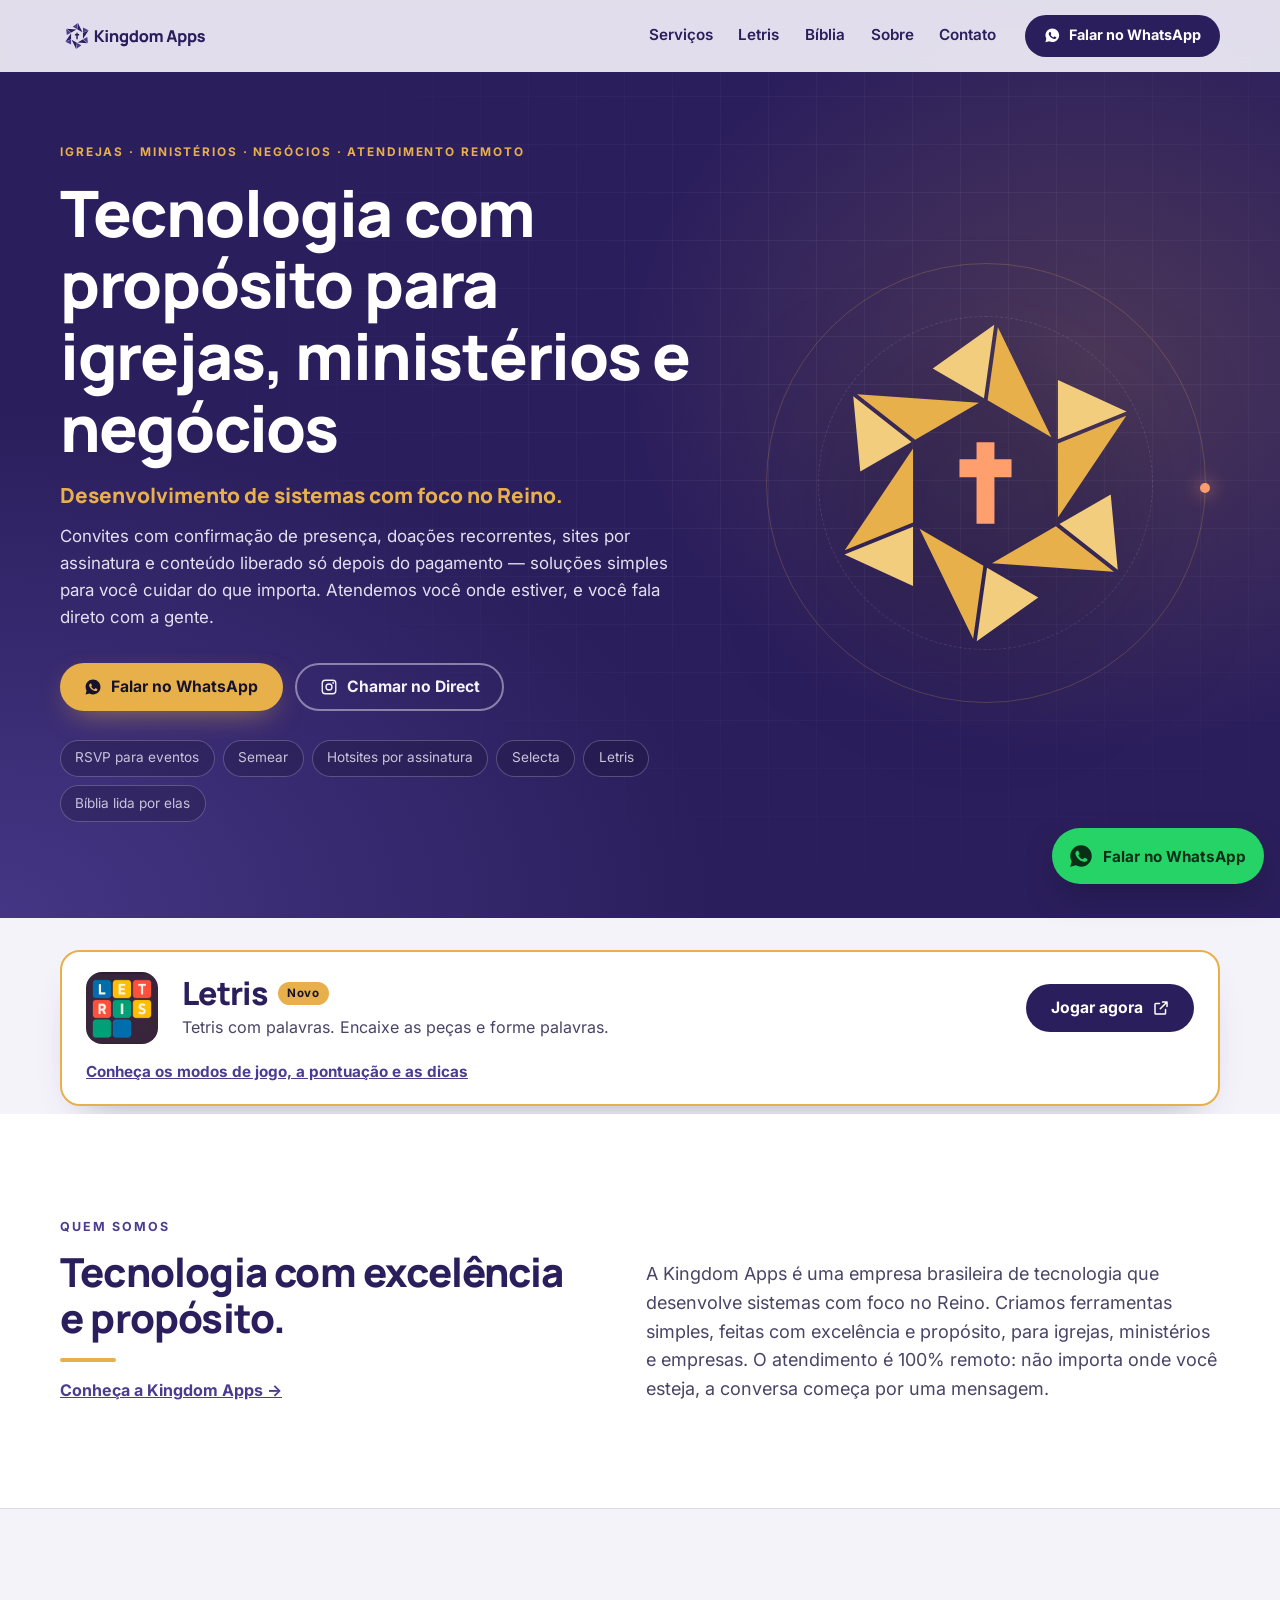
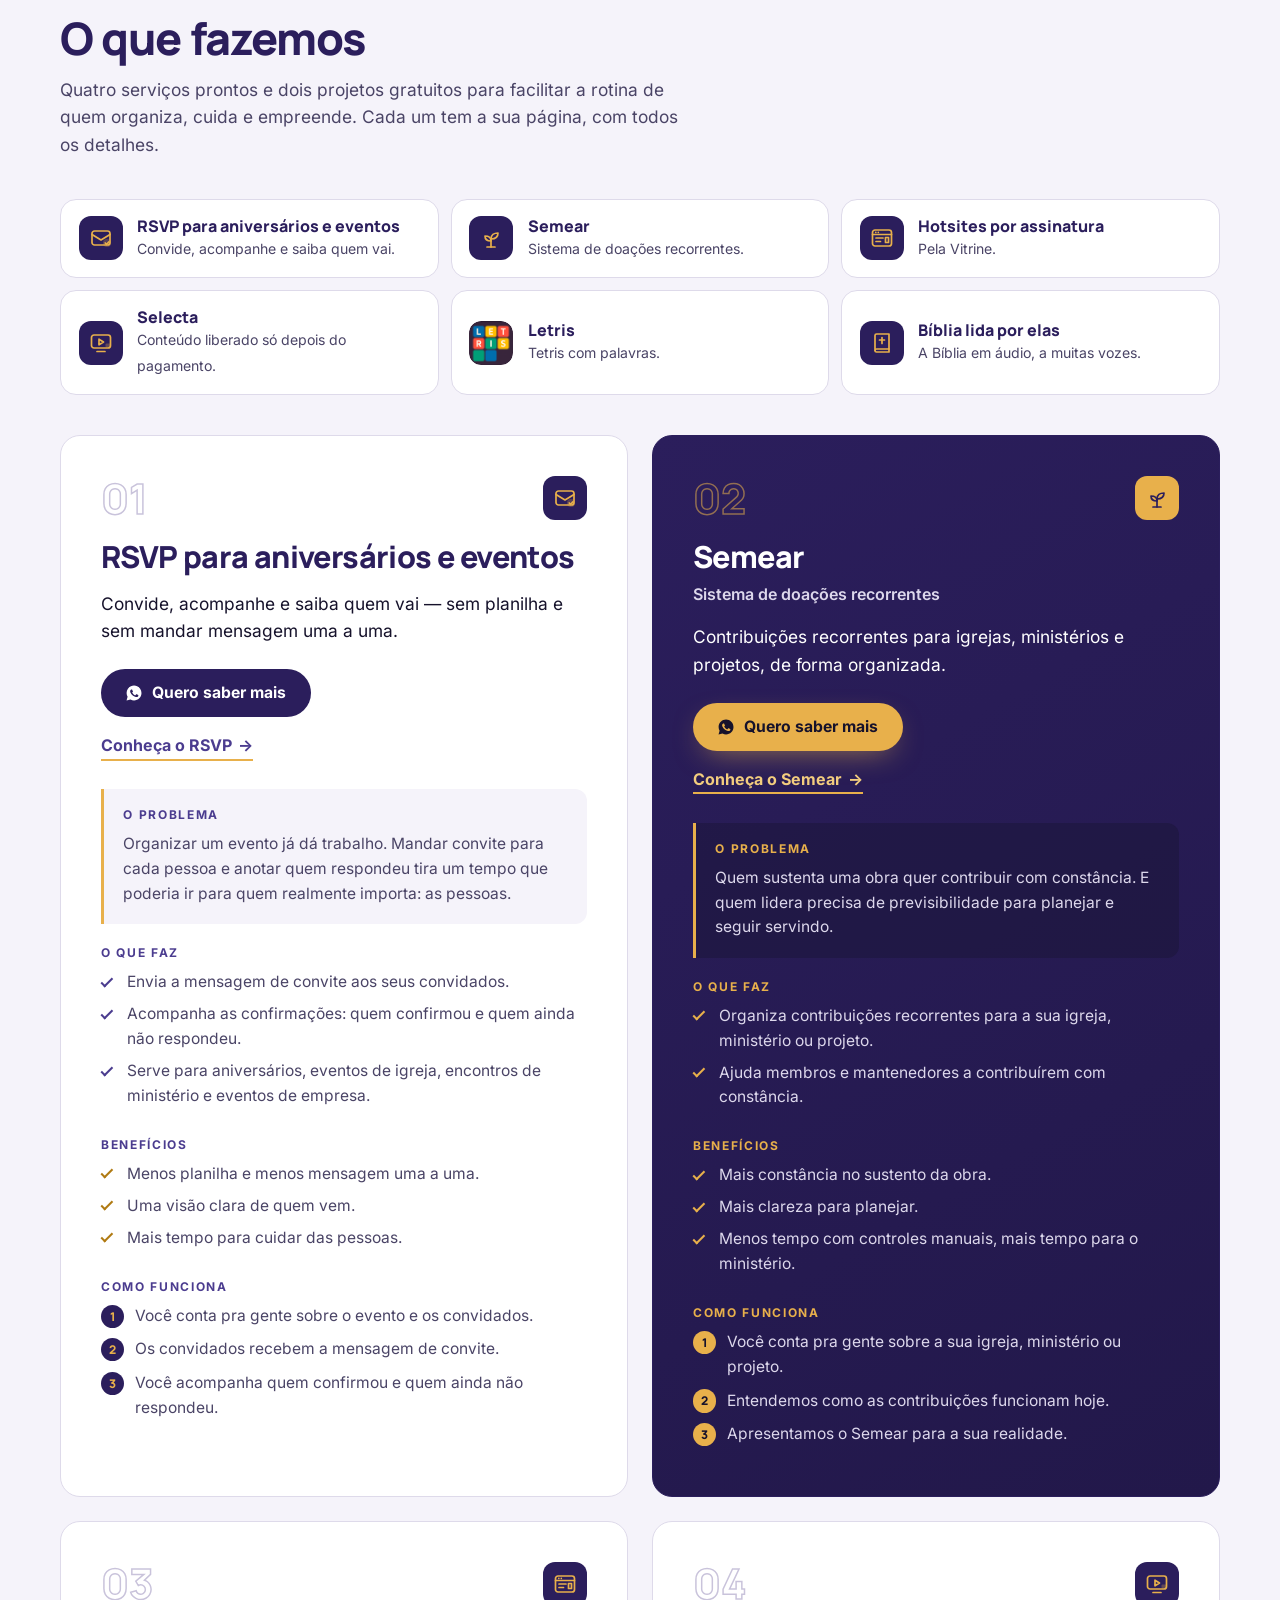
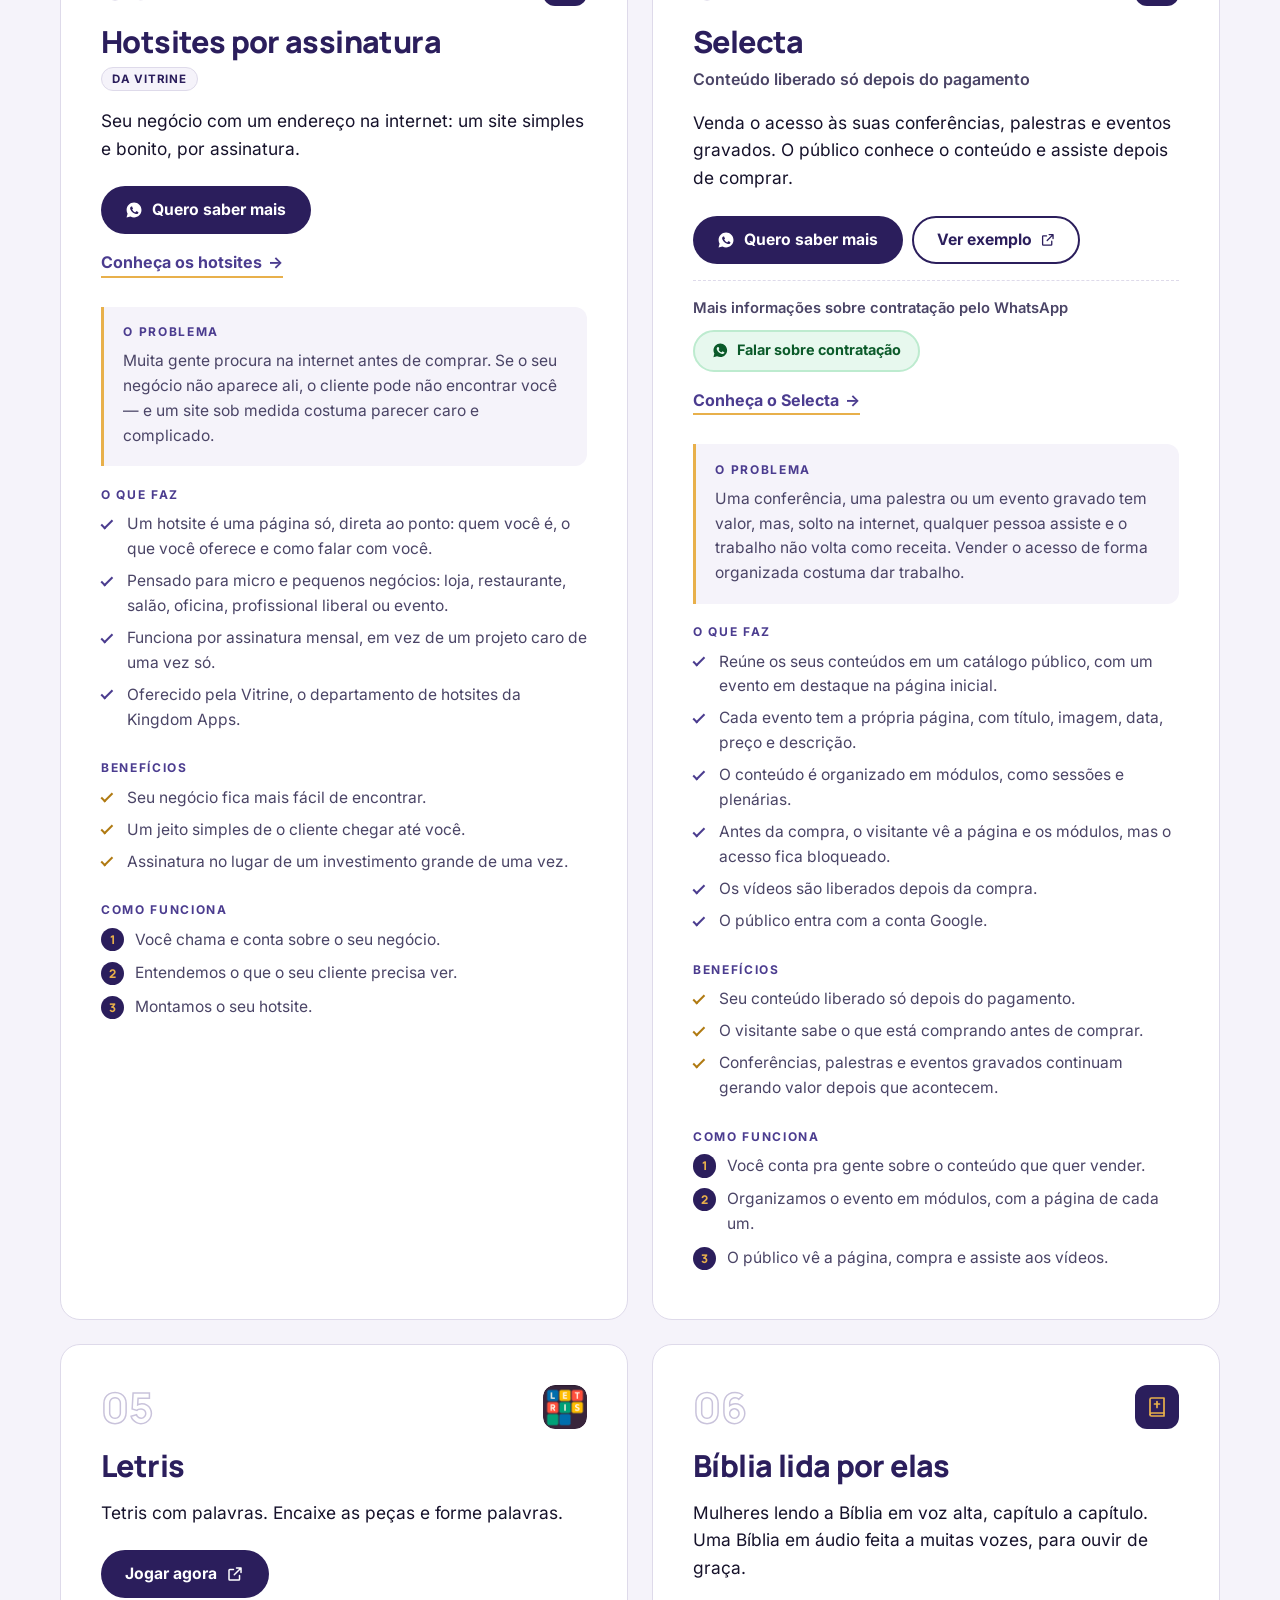
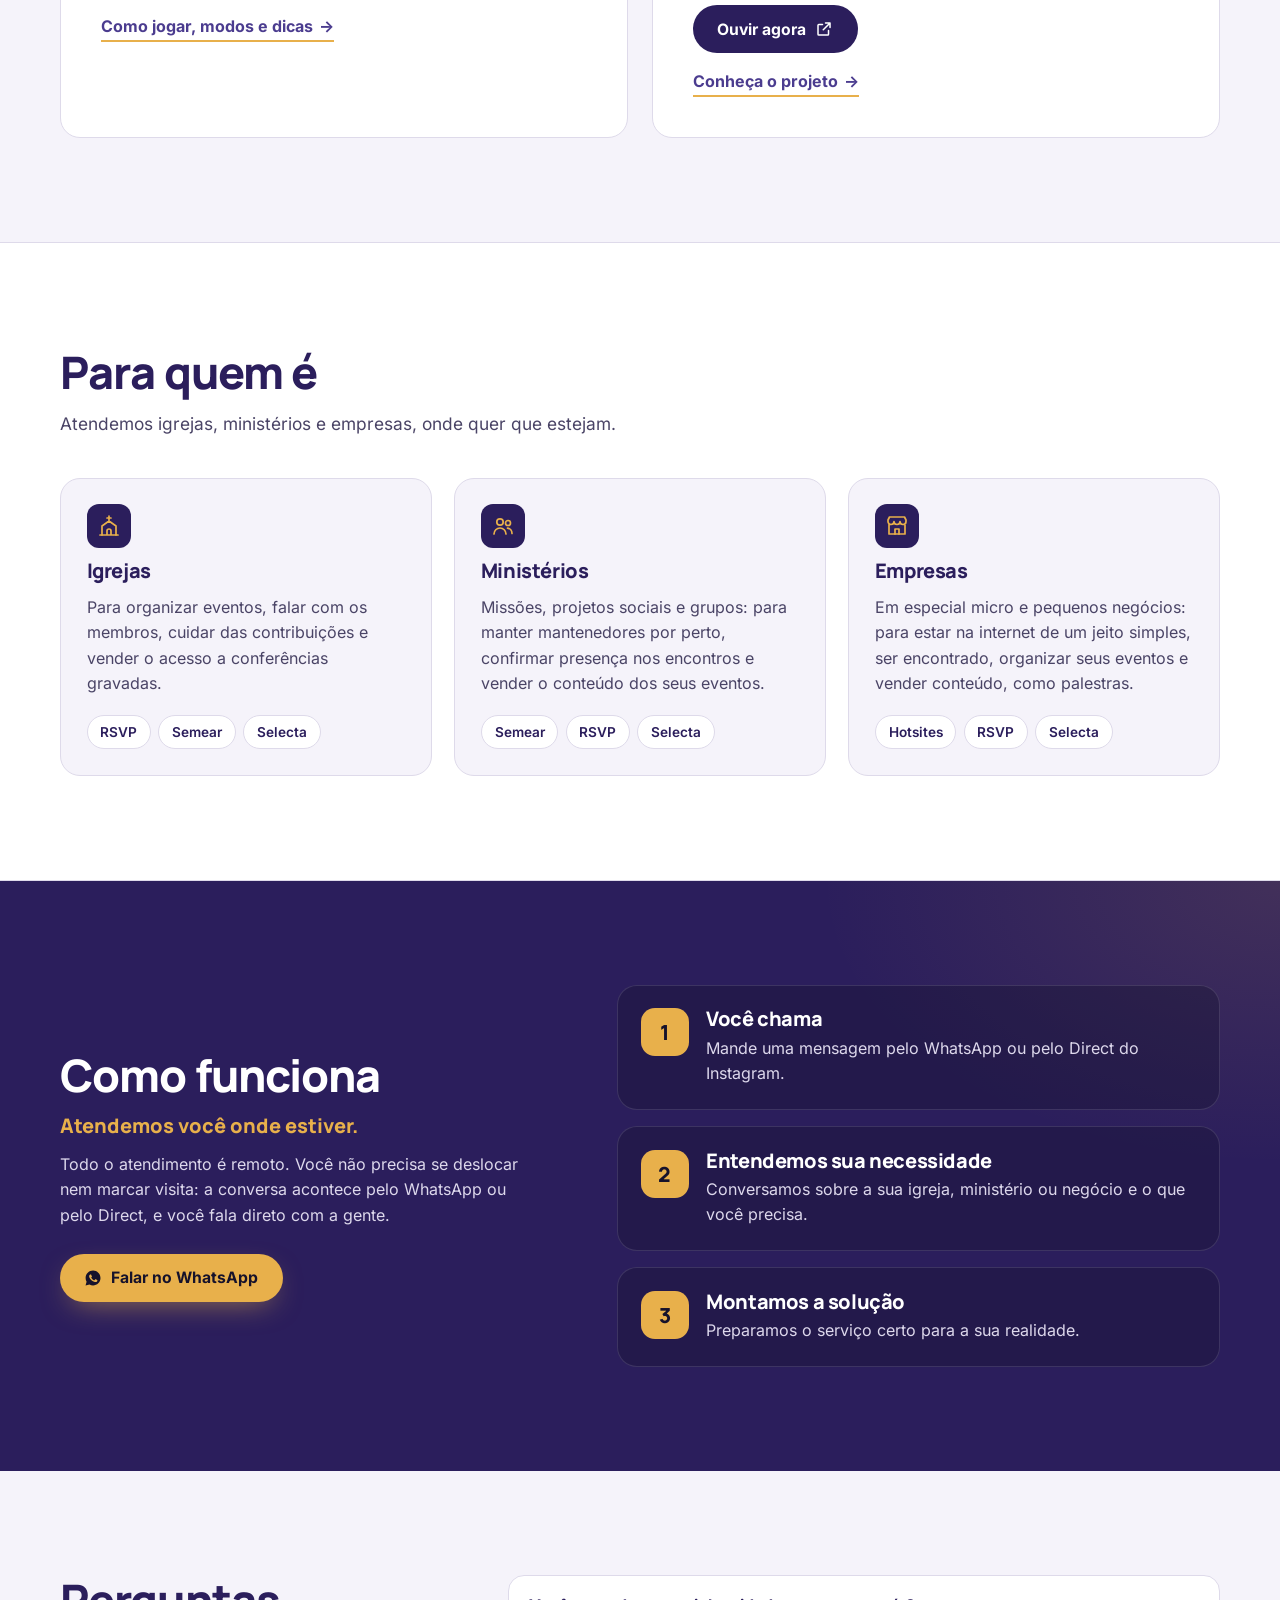
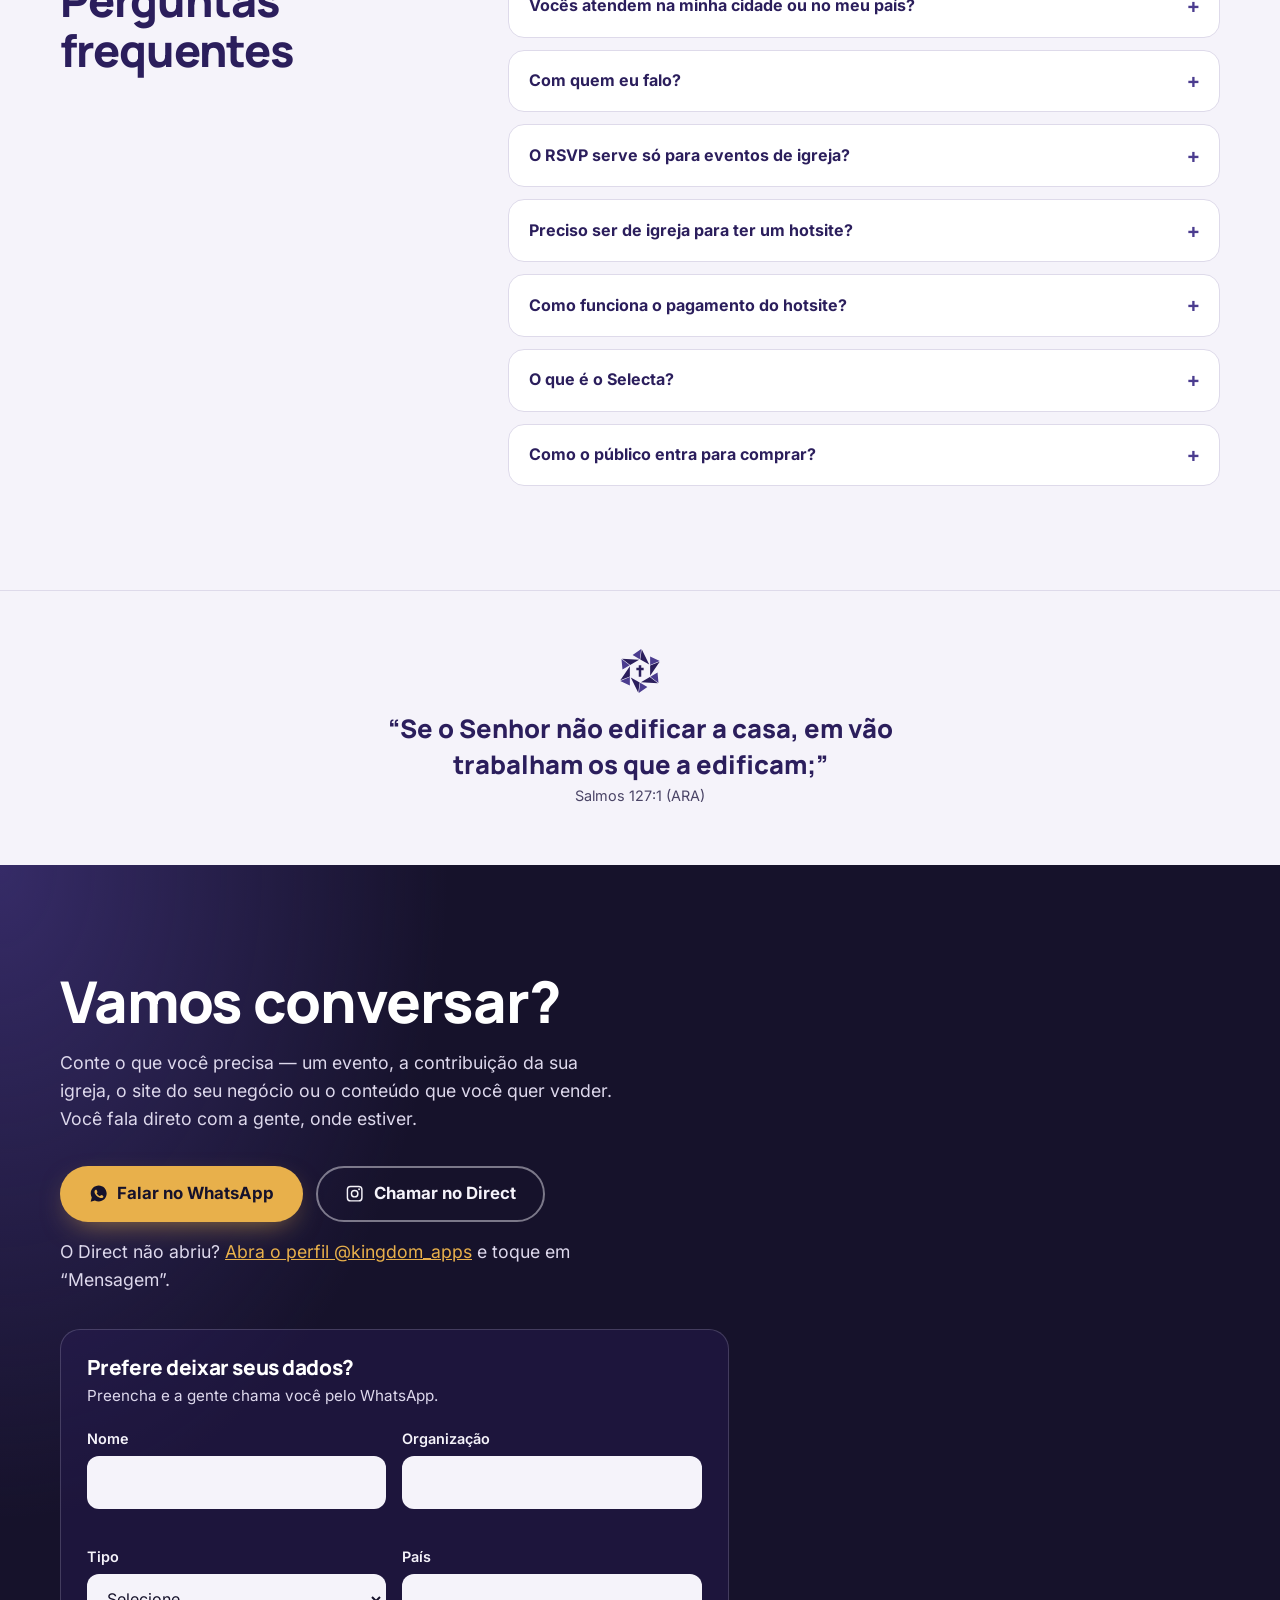
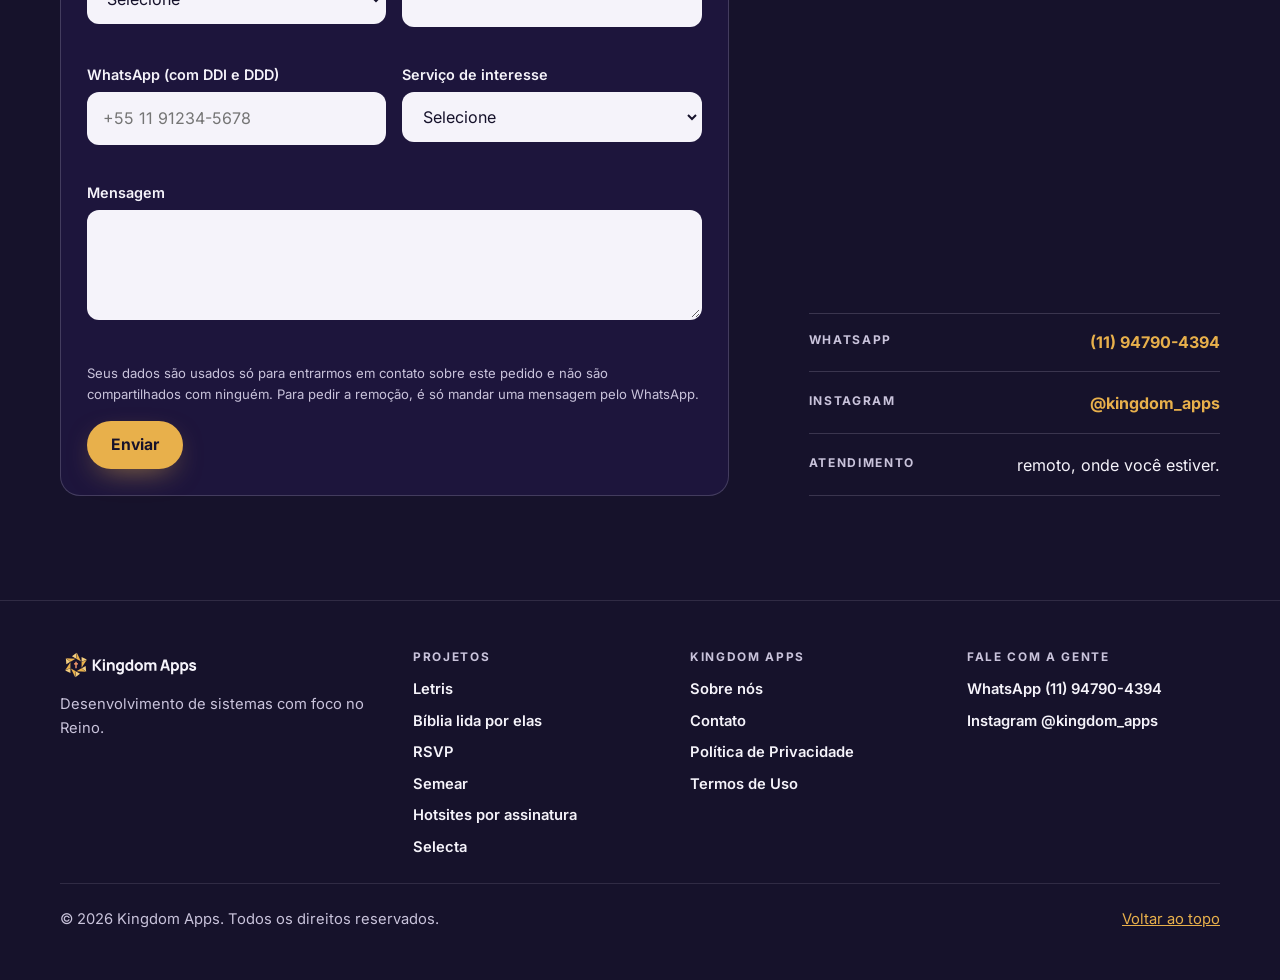
<file: index.html>
<!DOCTYPE html>
<html lang="pt-BR">
<head>
  <meta charset="UTF-8" />
  <meta name="viewport" content="width=device-width, initial-scale=1" />
  <meta name="robots" content="index, follow" />
  <meta name="theme-color" content="#2B1E5C" />
  <title>Kingdom Apps | Tecnologia com propósito para igrejas, ministérios e negócios</title>
  <meta name="description" content="Convites com confirmação de presença (RSVP), doações recorrentes, hotsites por assinatura e conteúdo liberado só depois do pagamento, para igrejas, ministérios e empresas. Atendimento remoto, onde você estiver." />
  <link rel="canonical" href="https://kingdomapps.net/" />
  <meta property="og:type" content="website" />
  <meta property="og:url" content="https://kingdomapps.net/" />
  <meta property="og:locale" content="pt_BR" />
  <meta property="og:site_name" content="Kingdom Apps" />
  <meta property="og:title" content="Kingdom Apps — tecnologia com propósito" />
  <meta property="og:description" content="Sistemas simples para igrejas, ministérios e negócios: RSVP, Semear, hotsites por assinatura e Selecta. Fale com a gente pelo WhatsApp." />
  <meta property="og:image" content="https://kingdomapps.net/assets/og-image.png" />
  <meta property="og:image:type" content="image/png" />
  <meta property="og:image:width" content="1200" />
  <meta property="og:image:height" content="630" />
  <meta property="og:image:alt" content="Logo da Kingdom Apps sobre fundo índigo" />
  <meta name="twitter:card" content="summary_large_image" />
  <link rel="icon" href="assets/brand/avatar-instagram.svg" type="image/svg+xml" />
  <link rel="preload" href="assets/fonts/manrope-800.woff2" as="font" type="font/woff2" crossorigin />
  <link rel="preload" href="assets/fonts/inter-var.woff2" as="font" type="font/woff2" crossorigin />
  <link rel="stylesheet" href="assets/site.css" />
<!-- Google AdSense -->
<meta name="google-adsense-account" content="ca-pub-2445285097738073" />
<script async src="https://pagead2.googlesyndication.com/pagead/js/adsbygoogle.js?client=ca-pub-2445285097738073" crossorigin="anonymous"></script>
<!-- Google tag (gtag.js) -->
<script async src="https://www.googletagmanager.com/gtag/js?id=G-NJ030BJ0Z8"></script>
<script>
  window.dataLayer = window.dataLayer || [];
  function gtag(){dataLayer.push(arguments);}
  gtag('js', new Date());
  gtag('config', 'G-NJ030BJ0Z8');
</script>
<script>/* Kingdomapps GA4 eventos CTA */(function(){try{var ev=function(n,p){try{if(typeof gtag==='function')gtag('event',n,p);}catch(e){}};document.addEventListener('click',function(e){var a=e.target&&e.target.closest?e.target.closest('a[href]'):null;if(!a)return;var h=a.href||'',p={link_url:h};if(a.dataset&&a.dataset.plan)p.plan=a.dataset.plan;if(/wa\.me|api\.whatsapp\.com|whatsapp:/i.test(h))ev('click_whatsapp',p);else if(/ifood/i.test(h))ev('click_ifood',p);else if(/99app|99food|\/\/(www\.)?99\.|food\.99/i.test(h))ev('click_99',p);},true);document.addEventListener('submit',function(e){var f=e.target;ev('generate_lead',{form_id:(f&&(f.id||f.getAttribute('name')))||'form',page_location:location.href});},true);}catch(e){}})();</script>
</head>
<body>
  <a class="skip" href="#conteudo">Pular para o conteúdo</a>

  <header class="site-header">
    <div class="wrap header-inner">
      <a href="/" class="logo"><img src="/assets/brand/horizontal.svg" alt="Kingdom Apps" width="175" height="40" /></a>
      <button type="button" class="menu-btn" aria-expanded="false" aria-controls="nav"><span class="menu-bars" aria-hidden="true"></span><span class="menu-label">Menu</span></button>
      <nav id="nav" class="nav" aria-label="Principal">
        <ul>
          <li><a href="/#servicos">Serviços</a></li>
          <li><a href="/letris/">Letris</a></li>
          <li><a href="/biblia/">Bíblia</a></li>
          <li><a href="/sobre/">Sobre</a></li>
          <li><a href="/contato/">Contato</a></li>
        </ul>
        <a class="btn btn-indigo btn-sm" href="https://wa.me/5511947904394?text=Ol%C3%A1%21%20Vim%20pelo%20site%20da%20Kingdom%20Apps%20e%20quero%20saber%20mais." target="_blank" rel="noopener" aria-label="Falar com a Kingdom Apps pelo WhatsApp (abre em nova aba)"><svg class="ico" aria-hidden="true" focusable="false"><use href="#i-wa"/></svg>Falar no WhatsApp</a>
      </nav>
    </div>
  </header>

  <main id="conteudo">
    <section class="hero" id="topo" aria-labelledby="hero-title">
      <div class="hero-grid" aria-hidden="true"></div>
      <div class="wrap hero-inner">
        <div class="hero-copy">
          <p class="eyebrow eyebrow-gold">Igrejas · Ministérios · Negócios · Atendimento remoto</p>
          <h1 id="hero-title">Tecnologia com propósito para igrejas, ministérios e negócios</h1>
          <p class="hero-bio">Desenvolvimento de sistemas com foco no Reino.</p>
          <p class="hero-sub">Convites com confirmação de presença, doações recorrentes, sites por assinatura e conteúdo liberado só depois do pagamento — soluções simples para você cuidar do que importa. Atendemos você onde estiver, e você fala direto com a gente.</p>
          <div class="cta-row">
            <a class="btn btn-gold" href="https://wa.me/5511947904394?text=Ol%C3%A1%21%20Vim%20pelo%20site%20da%20Kingdom%20Apps%20e%20quero%20saber%20mais." target="_blank" rel="noopener" aria-label="Falar com a Kingdom Apps pelo WhatsApp (abre em nova aba)"><svg class="ico" aria-hidden="true" focusable="false"><use href="#i-wa"/></svg>Falar no WhatsApp</a>
            <a class="btn btn-outline-light" href="https://ig.me/m/kingdom_apps" target="_blank" rel="noopener" aria-label="Enviar mensagem no Direct do Instagram @kingdom_apps (abre em nova aba)"><svg class="ico" aria-hidden="true" focusable="false"><use href="#i-ig"/></svg>Chamar no Direct</a>
          </div>
          <ul class="hero-chips" aria-label="Serviços">
            <li><a href="/rsvp/">RSVP para eventos</a></li>
            <li><a href="/semear/"><span data-nome="doacao">Semear</span></a></li>
            <li><a href="/hotsites/"><span data-nome="hotsite">Hotsites</span> por assinatura</a></li>
            <li><a href="/selecta/"><span data-nome="selecta">Selecta</span></a></li>
            <li><a href="/letris/">Letris</a></li>
            <li><a href="/biblia/">Bíblia lida por elas</a></li>
          </ul>
        </div>
        <div class="hero-mark" aria-hidden="true">
          <div class="orbit o1"></div><div class="orbit o2"></div>
          <img src="assets/brand/simbolo-negativo.svg" alt="" aria-hidden="true" width="1000" height="1000" />
        </div>
      </div>
    </section>

    <section class="letris-destaque" id="letris" aria-labelledby="letris-t">
      <div class="wrap">
        <div class="letris-card">
          <img class="letris-logo" src="assets/brand/letris-logo.png" alt="Logo do Letris" width="72" height="72" />
          <div class="letris-txt">
            <h2 id="letris-t">Letris <span class="letris-badge">Novo</span></h2>
            <p>Tetris com palavras. Encaixe as peças e forme palavras.</p>
          </div>
          <a class="btn btn-indigo" href="https://letris.kingdomapps.net/" target="_blank" rel="noopener" aria-label="Jogar Letris agora (abre em nova aba)">Jogar agora<svg class="ico" aria-hidden="true" focusable="false" viewBox="0 0 24 24"><use href="#i-ext"/></svg></a>
          <p class="letris-more"><a href="/letris/">Conheça os modos de jogo, a pontuação e as dicas</a></p>
        </div>
      </div>
    </section>

    <section class="section about" id="quem-somos" aria-labelledby="about-title">
      <div class="wrap about-inner">
        <div>
          <h2 id="about-title" class="eyebrow-h">Quem somos</h2>
          <p class="about-highlight">Tecnologia com excelência e propósito.</p>
          <a class="about-more" href="/sobre/">Conheça a Kingdom Apps →</a>
        </div>
        <p class="about-text">A Kingdom Apps é uma empresa brasileira de tecnologia que desenvolve sistemas com foco no Reino. Criamos ferramentas simples, feitas com excelência e propósito, para igrejas, ministérios e empresas. O atendimento é 100% remoto: não importa onde você esteja, a conversa começa por uma mensagem.</p>
      </div>
    </section>

    <section class="section services" id="servicos" aria-labelledby="services-title">
      <div class="wrap">
        <div class="section-head">
          <h2 id="services-title">O que fazemos</h2>
          <p>Quatro serviços prontos e dois projetos gratuitos para facilitar a rotina de quem organiza, cuida e empreende. Cada um tem a sua página, com todos os detalhes.</p>
        </div>
        <nav class="svc-index" aria-label="Serviços">
          <a href="#rsvp"><span class="svc-index-ico"><svg aria-hidden="true" focusable="false" viewBox="0 0 24 24"><use href="#i-rsvp"/></svg></span><span><strong>RSVP para aniversários e eventos</strong><small>Convide, acompanhe e saiba quem vai.</small></span></a>
          <a href="#semear"><span class="svc-index-ico"><svg aria-hidden="true" focusable="false" viewBox="0 0 24 24"><use href="#i-rec"/></svg></span><span><strong><span data-nome="doacao">Semear</span></strong><small>Sistema de doações recorrentes.</small></span></a>
          <a href="#hotsites"><span class="svc-index-ico"><svg aria-hidden="true" focusable="false" viewBox="0 0 24 24"><use href="#i-site"/></svg></span><span><strong><span data-nome="hotsite">Hotsites</span> por assinatura</strong><small>Pela <span data-nome="departamento">Vitrine</span>.</small></span></a>
          <a href="#selecta"><span class="svc-index-ico"><svg aria-hidden="true" focusable="false" viewBox="0 0 24 24"><use href="#i-play"/></svg></span><span><strong><span data-nome="selecta">Selecta</span></strong><small>Conteúdo liberado só depois do pagamento.</small></span></a>
        <a href="#letris-card"><span class="svc-index-ico svc-ico-img"><img src="assets/brand/letris-logo.png" alt="" width="44" height="44" class="svc-logo" /></span><span><strong>Letris</strong><small>Tetris com palavras.</small></span></a>
        <a href="#biblia-card"><span class="svc-index-ico"><svg aria-hidden="true" focusable="false" viewBox="0 0 24 24"><use href="#i-book"/></svg></span><span><strong>Bíblia lida por elas</strong><small>A Bíblia em áudio, a muitas vozes.</small></span></a>
        </nav>
        <div class="svc-list">
        <article class="svc" id="rsvp" aria-labelledby="rsvp-t">
          <div class="svc-head">
            <div class="svc-meta"><span class="svc-num" aria-hidden="true">01</span><span class="svc-ico"><svg aria-hidden="true" focusable="false" viewBox="0 0 24 24"><use href="#i-rsvp"/></svg></span></div>
            <h3 id="rsvp-t">RSVP para aniversários e eventos</h3>
            
            <p class="svc-resumo">Convide, acompanhe e saiba quem vai — sem planilha e sem mandar mensagem uma a uma.</p>
            <a class="btn btn-indigo" href="https://wa.me/5511947904394?text=Ol%C3%A1%21%20Vim%20pelo%20site%20e%20quero%20saber%20mais%20sobre%20RSVP." target="_blank" rel="noopener" aria-label="Saber mais sobre RSVP pelo WhatsApp (abre em nova aba)"><svg class="ico" aria-hidden="true" focusable="false"><use href="#i-wa"/></svg>Quero saber mais</a>
            <p><a class="svc-more" href="/rsvp/">Conheça o RSVP<span aria-hidden="true">→</span></a></p>
          </div>
          <div class="svc-body">
            <div class="svc-block svc-problem"><h4>O problema</h4><p>Organizar um evento já dá trabalho. Mandar convite para cada pessoa e anotar quem respondeu tira um tempo que poderia ir para quem realmente importa: as pessoas.</p></div>
            <div class="svc-block"><h4>O que faz</h4><ul class="ticks"><li>Envia a mensagem de convite aos seus convidados.</li><li>Acompanha as confirmações: quem confirmou e quem ainda não respondeu.</li><li>Serve para aniversários, eventos de igreja, encontros de ministério e eventos de empresa.</li></ul></div>
            <div class="svc-block"><h4>Benefícios</h4><ul class="ticks ticks-gold"><li>Menos planilha e menos mensagem uma a uma.</li><li>Uma visão clara de quem vem.</li><li>Mais tempo para cuidar das pessoas.</li></ul></div>
            <div class="svc-block"><h4>Como funciona</h4><ol class="mini-steps"><li>Você conta pra gente sobre o evento e os convidados.</li><li>Os convidados recebem a mensagem de convite.</li><li>Você acompanha quem confirmou e quem ainda não respondeu.</li></ol></div>
          </div>
        </article>
        <article class="svc svc-feature" id="semear" aria-labelledby="semear-t">
          <div class="svc-head">
            <div class="svc-meta"><span class="svc-num" aria-hidden="true">02</span><span class="svc-ico"><svg aria-hidden="true" focusable="false" viewBox="0 0 24 24"><use href="#i-rec"/></svg></span></div>
            <h3 id="semear-t"><span data-nome="doacao">Semear</span></h3>
            <p class="svc-sub">Sistema de doações recorrentes</p>
            <p class="svc-resumo">Contribuições recorrentes para igrejas, ministérios e projetos, de forma organizada.</p>
            <a class="btn btn-gold" data-wa="doacao" href="https://wa.me/5511947904394?text=Ol%C3%A1%21%20Vim%20pelo%20site%20e%20quero%20saber%20mais%20sobre%20o%20Semear." aria-label="Saber mais sobre o Semear pelo WhatsApp (abre em nova aba)" target="_blank" rel="noopener"><svg class="ico" aria-hidden="true" focusable="false"><use href="#i-wa"/></svg>Quero saber mais</a>
            <p><a class="svc-more" href="/semear/">Conheça o Semear<span aria-hidden="true">→</span></a></p>
          </div>
          <div class="svc-body">
            <div class="svc-block svc-problem"><h4>O problema</h4><p>Quem sustenta uma obra quer contribuir com constância. E quem lidera precisa de previsibilidade para planejar e seguir servindo.</p></div>
            <div class="svc-block"><h4>O que faz</h4><ul class="ticks"><li>Organiza contribuições recorrentes para a sua igreja, ministério ou projeto.</li><li>Ajuda membros e mantenedores a contribuírem com constância.</li></ul></div>
            <div class="svc-block"><h4>Benefícios</h4><ul class="ticks ticks-gold"><li>Mais constância no sustento da obra.</li><li>Mais clareza para planejar.</li><li>Menos tempo com controles manuais, mais tempo para o ministério.</li></ul></div>
            <div class="svc-block"><h4>Como funciona</h4><ol class="mini-steps"><li>Você conta pra gente sobre a sua igreja, ministério ou projeto.</li><li>Entendemos como as contribuições funcionam hoje.</li><li>Apresentamos o <span data-nome="doacao">Semear</span> para a sua realidade.</li></ol></div>
          </div>
        </article>
        <article class="svc" id="hotsites" aria-labelledby="hotsites-t">
          <div class="svc-head">
            <div class="svc-meta"><span class="svc-num" aria-hidden="true">03</span><span class="svc-ico"><svg aria-hidden="true" focusable="false" viewBox="0 0 24 24"><use href="#i-site"/></svg></span></div>
            <h3 id="hotsites-t"><span data-nome="hotsite">Hotsites</span> por assinatura</h3>
            <p class="svc-sub"><span class="tag tag-light">da <span data-nome="departamento">Vitrine</span></span></p>
            <p class="svc-resumo">Seu negócio com um endereço na internet: um site simples e bonito, por assinatura.</p>
            <a class="btn btn-indigo" data-wa="hotsite" href="https://wa.me/5511947904394?text=Ol%C3%A1%21%20Vim%20pelo%20site%20e%20quero%20saber%20mais%20sobre%20os%20hotsites%20da%20Vitrine." target="_blank" rel="noopener" aria-label="Saber mais sobre hotsites pelo WhatsApp (abre em nova aba)"><svg class="ico" aria-hidden="true" focusable="false"><use href="#i-wa"/></svg>Quero saber mais</a>
            <p><a class="svc-more" href="/hotsites/">Conheça os hotsites<span aria-hidden="true">→</span></a></p>
          </div>
          <div class="svc-body">
            <div class="svc-block svc-problem"><h4>O problema</h4><p>Muita gente procura na internet antes de comprar. Se o seu negócio não aparece ali, o cliente pode não encontrar você — e um site sob medida costuma parecer caro e complicado.</p></div>
            <div class="svc-block"><h4>O que faz</h4><ul class="ticks"><li>Um hotsite é uma página só, direta ao ponto: quem você é, o que você oferece e como falar com você.</li><li>Pensado para micro e pequenos negócios: loja, restaurante, salão, oficina, profissional liberal ou evento.</li><li>Funciona por assinatura mensal, em vez de um projeto caro de uma vez só.</li><li>Oferecido pela <span data-nome="departamento">Vitrine</span>, o departamento de hotsites da Kingdom Apps.</li></ul></div>
            <div class="svc-block"><h4>Benefícios</h4><ul class="ticks ticks-gold"><li>Seu negócio fica mais fácil de encontrar.</li><li>Um jeito simples de o cliente chegar até você.</li><li>Assinatura no lugar de um investimento grande de uma vez.</li></ul></div>
            <div class="svc-block"><h4>Como funciona</h4><ol class="mini-steps"><li>Você chama e conta sobre o seu negócio.</li><li>Entendemos o que o seu cliente precisa ver.</li><li>Montamos o seu hotsite.</li></ol></div>
          </div>
        </article>
        <article class="svc" id="selecta" aria-labelledby="selecta-t">
          <div class="svc-head">
            <div class="svc-meta"><span class="svc-num" aria-hidden="true">04</span><span class="svc-ico"><svg aria-hidden="true" focusable="false" viewBox="0 0 24 24"><use href="#i-play"/></svg></span></div>
            <h3 id="selecta-t"><span data-nome="selecta">Selecta</span></h3>
            <p class="svc-sub">Conteúdo liberado só depois do pagamento</p>
            <p class="svc-resumo">Venda o acesso às suas conferências, palestras e eventos gravados. O público conhece o conteúdo e assiste depois de comprar.</p>
            <div class="svc-ctas">
              <a class="btn btn-indigo" data-wa="selecta" href="https://wa.me/5511947904394?text=Ol%C3%A1%21%20Vim%20pelo%20site%20e%20quero%20saber%20mais%20sobre%20o%20Selecta." target="_blank" rel="noopener" aria-label="Saber mais sobre o Selecta pelo WhatsApp (abre em nova aba)"><svg class="ico" aria-hidden="true" focusable="false"><use href="#i-wa"/></svg>Quero saber mais</a>
              <!-- "Ver exemplo": controlado por SHOW_SELECTA_EXEMPLO em assets/site.js (aguarda confirmação do Feijão) -->
              <a class="btn btn-outline" data-selecta-exemplo href="https://selecta.feijaocosta.com.br" target="_blank" rel="noopener noreferrer" aria-label="Ver um exemplo do Selecta (abre em nova aba)">Ver exemplo<svg class="ico" aria-hidden="true" focusable="false" viewBox="0 0 24 24"><use href="#i-ext"/></svg></a>
            </div>
            <p class="svc-contratacao">Mais informações sobre contratação pelo WhatsApp
              <a class="btn btn-sm btn-wa-soft" data-wa="selecta-contratacao" href="https://wa.me/5511947904394?text=Ol%C3%A1%21%20Vim%20pelo%20site%20e%20quero%20mais%20informa%C3%A7%C3%B5es%20sobre%20a%20contrata%C3%A7%C3%A3o%20do%20Selecta." target="_blank" rel="noopener"><svg class="ico" aria-hidden="true" focusable="false"><use href="#i-wa"/></svg>Falar sobre contratação</a>
            </p>
            <p><a class="svc-more" href="/selecta/">Conheça o Selecta<span aria-hidden="true">→</span></a></p>
          </div>
          <div class="svc-body">
            <div class="svc-block svc-problem"><h4>O problema</h4><p>Uma conferência, uma palestra ou um evento gravado tem valor, mas, solto na internet, qualquer pessoa assiste e o trabalho não volta como receita. Vender o acesso de forma organizada costuma dar trabalho.</p></div>
            <div class="svc-block"><h4>O que faz</h4><ul class="ticks"><li>Reúne os seus conteúdos em um catálogo público, com um evento em destaque na página inicial.</li><li>Cada evento tem a própria página, com título, imagem, data, preço e descrição.</li><li>O conteúdo é organizado em módulos, como sessões e plenárias.</li><li>Antes da compra, o visitante vê a página e os módulos, mas o acesso fica bloqueado.</li><li>Os vídeos são liberados depois da compra.</li><li>O público entra com a conta Google.</li></ul></div>
            <div class="svc-block"><h4>Benefícios</h4><ul class="ticks ticks-gold"><li>Seu conteúdo liberado só depois do pagamento.</li><li>O visitante sabe o que está comprando antes de comprar.</li><li>Conferências, palestras e eventos gravados continuam gerando valor depois que acontecem.</li></ul></div>
            <div class="svc-block"><h4>Como funciona</h4><ol class="mini-steps"><li>Você conta pra gente sobre o conteúdo que quer vender.</li><li>Organizamos o evento em módulos, com a página de cada um.</li><li>O público vê a página, compra e assiste aos vídeos.</li></ol></div>
          </div>
        </article>
        <article class="svc" id="letris-card" aria-labelledby="letris-card-t">
          <div class="svc-head">
            <div class="svc-meta"><span class="svc-num" aria-hidden="true">05</span><span class="svc-ico svc-ico-img"><img src="assets/brand/letris-logo.png" alt="" width="44" height="44" class="svc-logo" /></span></div>
            <h3 id="letris-card-t">Letris</h3>
            <p class="svc-resumo">Tetris com palavras. Encaixe as peças e forme palavras.</p>
            <div class="svc-ctas"><a class="btn btn-indigo" href="https://letris.kingdomapps.net/" target="_blank" rel="noopener" aria-label="Jogar Letris agora (abre em nova aba)">Jogar agora<svg class="ico" aria-hidden="true" focusable="false" viewBox="0 0 24 24"><use href="#i-ext"/></svg></a></div>
            <p><a class="svc-more" href="/letris/">Como jogar, modos e dicas<span aria-hidden="true">→</span></a></p>
          </div>
        </article>
        <article class="svc" id="biblia-card" aria-labelledby="biblia-card-t">
          <div class="svc-head">
            <div class="svc-meta"><span class="svc-num" aria-hidden="true">06</span><span class="svc-ico"><svg aria-hidden="true" focusable="false" viewBox="0 0 24 24"><use href="#i-book"/></svg></span></div>
            <h3 id="biblia-card-t">Bíblia lida por elas</h3>
            <p class="svc-resumo">Mulheres lendo a Bíblia em voz alta, capítulo a capítulo. Uma Bíblia em áudio feita a muitas vozes, para ouvir de graça.</p>
            <div class="svc-ctas"><a class="btn btn-indigo" href="https://biblia.kingdomapps.net/" target="_blank" rel="noopener" aria-label="Ouvir a Bíblia lida por elas (abre em nova aba)">Ouvir agora<svg class="ico" aria-hidden="true" focusable="false" viewBox="0 0 24 24"><use href="#i-ext"/></svg></a></div>
            <p><a class="svc-more" href="/biblia/">Conheça o projeto<span aria-hidden="true">→</span></a></p>
          </div>
        </article>
        </div>
      </div>
    </section>

    <section class="section audience" id="para-quem" aria-labelledby="aud-title">
      <div class="wrap">
        <div class="section-head">
          <h2 id="aud-title">Para quem é</h2>
          <p>Atendemos igrejas, ministérios e empresas, onde quer que estejam.</p>
        </div>
        <div class="aud-grid">
          <article class="aud"><span class="aud-ico"><svg aria-hidden="true" focusable="false" viewBox="0 0 24 24"><use href="#i-church"/></svg></span><h3>Igrejas</h3><p>Para organizar eventos, falar com os membros, cuidar das contribuições e vender o acesso a conferências gravadas.</p><p class="aud-tags"><a href="/rsvp/">RSVP</a><a href="/semear/"><span data-nome="doacao">Semear</span></a><a href="/selecta/"><span data-nome="selecta">Selecta</span></a></p></article>
          <article class="aud"><span class="aud-ico"><svg aria-hidden="true" focusable="false" viewBox="0 0 24 24"><use href="#i-people"/></svg></span><h3>Ministérios</h3><p>Missões, projetos sociais e grupos: para manter mantenedores por perto, confirmar presença nos encontros e vender o conteúdo dos seus eventos.</p><p class="aud-tags"><a href="/semear/"><span data-nome="doacao">Semear</span></a><a href="/rsvp/">RSVP</a><a href="/selecta/"><span data-nome="selecta">Selecta</span></a></p></article>
          <article class="aud"><span class="aud-ico"><svg aria-hidden="true" focusable="false" viewBox="0 0 24 24"><use href="#i-store"/></svg></span><h3>Empresas</h3><p>Em especial micro e pequenos negócios: para estar na internet de um jeito simples, ser encontrado, organizar seus eventos e vender conteúdo, como palestras.</p><p class="aud-tags"><a href="/hotsites/"><span data-nome="hotsite">Hotsites</span></a><a href="/rsvp/">RSVP</a><a href="/selecta/"><span data-nome="selecta">Selecta</span></a></p></article>
        </div>
      </div>
    </section>

    <section class="section steps" id="como-funciona" aria-labelledby="steps-title">
      <div class="wrap steps-inner">
        <div class="steps-intro">
          <h2 id="steps-title">Como funciona</h2>
          <p class="steps-highlight">Atendemos você onde estiver.</p>
          <p>Todo o atendimento é remoto. Você não precisa se deslocar nem marcar visita: a conversa acontece pelo WhatsApp ou pelo Direct, e você fala direto com a gente.</p>
          <a class="btn btn-gold" href="https://wa.me/5511947904394?text=Ol%C3%A1%21%20Vim%20pelo%20site%20da%20Kingdom%20Apps%20e%20quero%20saber%20mais." target="_blank" rel="noopener" aria-label="Falar com a Kingdom Apps pelo WhatsApp (abre em nova aba)"><svg class="ico" aria-hidden="true" focusable="false"><use href="#i-wa"/></svg>Falar no WhatsApp</a>
        </div>
        <ol class="step-list">
          <li><span class="step-n" aria-hidden="true">1</span><div><h3>Você chama</h3><p>Mande uma mensagem pelo WhatsApp ou pelo Direct do Instagram.</p></div></li>
          <li><span class="step-n" aria-hidden="true">2</span><div><h3>Entendemos sua necessidade</h3><p>Conversamos sobre a sua igreja, ministério ou negócio e o que você precisa.</p></div></li>
          <li><span class="step-n" aria-hidden="true">3</span><div><h3>Montamos a solução</h3><p>Preparamos o serviço certo para a sua realidade.</p></div></li>
        </ol>
      </div>
    </section>

    <section class="section faq" id="faq" aria-labelledby="faq-title">
      <div class="wrap faq-inner">
        <h2 id="faq-title">Perguntas frequentes</h2>
        <div class="qa-list"><details class="qa"><summary>Vocês atendem na minha cidade ou no meu país?</summary><p>Sim. O atendimento é 100% remoto, então atendemos você onde estiver.</p></details><details class="qa"><summary>Com quem eu falo?</summary><p>Você fala direto com a gente, pelo WhatsApp ou pelo Direct do Instagram @kingdom_apps.</p></details><details class="qa"><summary>O RSVP serve só para eventos de igreja?</summary><p>Não. Ele funciona para aniversários, eventos de igreja, encontros de ministério e eventos de empresa.</p></details><details class="qa"><summary>Preciso ser de igreja para ter um hotsite?</summary><p>Não. Os hotsites são para micro e pequenos negócios de qualquer ramo, como loja, restaurante, salão, oficina, profissional liberal ou evento.</p></details><details class="qa"><summary>Como funciona o pagamento do hotsite?</summary><p>O hotsite funciona por assinatura mensal, em vez de um projeto pago de uma vez só. Para saber os detalhes, fale com a gente pelo WhatsApp.</p></details><details class="qa"><summary>O que é o <span data-nome="selecta">Selecta</span>?</summary><p>É um jeito de vender o acesso a conteúdo. O público vê a página do evento e os módulos, e assiste aos vídeos depois de comprar. Serve para conferências, palestras e eventos gravados.</p></details><details class="qa"><summary>Como o público entra para comprar?</summary><p>Com a conta Google.</p></details></div>
      </div>
    </section>

    <!-- VERSÍCULO (opcional): só é inserido se SHOW_VERSICULO = true em assets/site.js -->
    <div id="slot-versiculo"></div>
    <template id="tpl-versiculo">
      <section class="verse" id="versiculo" aria-label="Versículo">
        <div class="wrap verse-inner">
          <img src="assets/brand/simbolo.svg" alt="" aria-hidden="true" width="48" height="48" />
          <blockquote>
            <p>“Se o Senhor não edificar a casa, em vão trabalham os que a edificam;”</p>
            <footer><cite>Salmos 127:1 (ARA)</cite></footer>
          </blockquote>
        </div>
      </section>
    </template>

    <section class="final" id="contato" aria-labelledby="final-title">
      <div class="wrap final-inner">
        <div class="final-main">
          <h2 id="final-title">Vamos conversar?</h2>
          <p>Conte o que você precisa — um evento, a contribuição da sua igreja, o site do seu negócio ou o conteúdo que você quer vender. Você fala direto com a gente, onde estiver.</p>
          <div class="cta-row">
            <a class="btn btn-gold btn-lg" href="https://wa.me/5511947904394?text=Ol%C3%A1%21%20Vim%20pelo%20site%20da%20Kingdom%20Apps%20e%20quero%20saber%20mais." target="_blank" rel="noopener" aria-label="Falar com a Kingdom Apps pelo WhatsApp (abre em nova aba)"><svg class="ico" aria-hidden="true" focusable="false"><use href="#i-wa"/></svg>Falar no WhatsApp</a>
            <a class="btn btn-outline-light btn-lg" href="https://ig.me/m/kingdom_apps" target="_blank" rel="noopener" aria-label="Enviar mensagem no Direct do Instagram @kingdom_apps (abre em nova aba)"><svg class="ico" aria-hidden="true" focusable="false"><use href="#i-ig"/></svg>Chamar no Direct</a>
          </div>
          <p class="direct-fallback">O Direct não abriu? <a href="https://www.instagram.com/kingdom_apps/" target="_blank" rel="noopener" aria-label="Abrir o perfil @kingdom_apps no Instagram (abre em nova aba)">Abra o perfil @kingdom_apps</a> e toque em “Mensagem”.</p>
          <div id="slot-form"></div>
        </div>
        <ul class="contact-list" aria-label="Contato">
          <li><span class="c-label">WhatsApp</span><a href="https://wa.me/5511947904394" target="_blank" rel="noopener" aria-label="Falar com a Kingdom Apps pelo WhatsApp (abre em nova aba)">(11) 94790-4394</a></li>
          <li><span class="c-label">Instagram</span><a href="https://www.instagram.com/kingdom_apps/" target="_blank" rel="noopener" aria-label="Abrir o perfil @kingdom_apps no Instagram (abre em nova aba)">@kingdom_apps</a></li>
          <li><span class="c-label">Atendimento</span><span>remoto, onde você estiver.</span></li>
        </ul>
      </div>
    </section>
  </main>

  <footer class="site-footer">
    <div class="wrap footer-inner">
      <div class="footer-brand">
        <img src="/assets/brand/horizontal-negativo.svg" alt="Kingdom Apps" width="175" height="40" loading="lazy" />
        <p>Desenvolvimento de sistemas com foco no Reino.</p>
      </div>
      <nav class="footer-col" aria-label="Projetos">
        <h2 class="footer-h">Projetos</h2>
        <ul>
            <li><a href="/letris/">Letris</a></li>
            <li><a href="/biblia/">Bíblia lida por elas</a></li>
            <li><a href="/rsvp/">RSVP</a></li>
            <li><a href="/semear/">Semear</a></li>
            <li><a href="/hotsites/">Hotsites por assinatura</a></li>
            <li><a href="/selecta/">Selecta</a></li>
        </ul>
      </nav>
      <nav class="footer-col" aria-label="Institucional">
        <h2 class="footer-h">Kingdom Apps</h2>
        <ul>
            <li><a href="/sobre/">Sobre nós</a></li>
            <li><a href="/contato/">Contato</a></li>
            <li><a href="/privacidade/">Política de Privacidade</a></li>
            <li><a href="/termos/">Termos de Uso</a></li>
        </ul>
      </nav>
      <div class="footer-col">
        <h2 class="footer-h">Fale com a gente</h2>
        <ul>
          <li><a href="https://wa.me/5511947904394?text=Ol%C3%A1%21%20Vim%20pelo%20site%20da%20Kingdom%20Apps%20e%20quero%20saber%20mais." target="_blank" rel="noopener" aria-label="Falar com a Kingdom Apps pelo WhatsApp (abre em nova aba)">WhatsApp (11) 94790-4394</a></li>
          <li><a href="https://www.instagram.com/kingdom_apps/" target="_blank" rel="noopener" aria-label="Abrir o perfil @kingdom_apps no Instagram (abre em nova aba)">Instagram @kingdom_apps</a></li>
        </ul>
      </div>
      <div class="footer-bottom">
        <p>© <span id="ano">2026</span> Kingdom Apps. Todos os direitos reservados.</p>
        <a href="#topo" class="to-top">Voltar ao topo</a>
      </div>
    </div>
  </footer>

  <a class="wa-float" href="https://wa.me/5511947904394?text=Ol%C3%A1%21%20Vim%20pelo%20site%20da%20Kingdom%20Apps%20e%20quero%20saber%20mais." target="_blank" rel="noopener" aria-label="Falar com a Kingdom Apps pelo WhatsApp"><svg class="ico" aria-hidden="true" focusable="false"><use href="#i-wa"/></svg><span>Falar no WhatsApp</span></a>

  <svg width="0" height="0" style="position:absolute" aria-hidden="true" focusable="false">
    <symbol id="i-wa" viewBox="0 0 24 24"><path fill="currentColor" d="M12.04 2C6.58 2 2.13 6.45 2.13 11.91c0 1.75.46 3.45 1.32 4.95L2.05 22l5.25-1.38a9.9 9.9 0 0 0 4.74 1.21c5.46 0 9.91-4.45 9.91-9.91S17.5 2 12.04 2Zm5.8 14.03c-.24.68-1.42 1.32-1.96 1.37-.5.05-.97.24-3.27-.68-2.77-1.09-4.52-3.93-4.66-4.11-.13-.18-1.1-1.47-1.1-2.81 0-1.34.7-2 .96-2.27.24-.27.53-.33.71-.33l.51.01c.16.01.38-.06.6.46.24.55.78 1.89.85 2.03.07.14.11.3.02.48-.09.18-.14.3-.27.46l-.41.48c-.14.13-.28.28-.12.55.16.27.71 1.17 1.52 1.9 1.05.93 1.93 1.22 2.2 1.36.27.14.43.11.59-.07.16-.18.68-.79.86-1.07.18-.27.36-.23.6-.14.25.09 1.57.74 1.84.88.27.14.45.2.52.31.07.12.07.66-.17 1.33Z"/></symbol>
    <symbol id="i-ig" viewBox="0 0 24 24"><path fill="none" stroke="currentColor" stroke-width="1.8" d="M7 3h10a4 4 0 0 1 4 4v10a4 4 0 0 1-4 4H7a4 4 0 0 1-4-4V7a4 4 0 0 1 4-4Z"/><circle cx="12" cy="12" r="4" fill="none" stroke="currentColor" stroke-width="1.8"/><circle cx="17.5" cy="6.5" r="1.2" fill="currentColor"/></symbol>
    <symbol id="i-rsvp" viewBox="0 0 24 24"><g fill="none" stroke="currentColor" stroke-width="1.7" stroke-linecap="round" stroke-linejoin="round"><path d="M3 8.5 12 14l9-5.5"/><rect x="3" y="5" width="18" height="14" rx="2.5"/><circle cx="18" cy="17" r="4" fill="currentColor" stroke="none" opacity=".25"/><path d="m16.2 17 1.3 1.3 2.4-2.5"/></g></symbol>
    <symbol id="i-rec" viewBox="0 0 24 24"><g fill="none" stroke="currentColor" stroke-width="1.7" stroke-linecap="round" stroke-linejoin="round"><path d="M12 21v-8"/><path d="M12 13c0-4 3-6 7-6 0 4-3 6-7 6Z"/><path d="M12 15c0-3-2.4-5-6-5 0 3 2.4 5 6 5Z"/><path d="M8 21h8"/></g></symbol>
    <symbol id="i-site" viewBox="0 0 24 24"><g fill="none" stroke="currentColor" stroke-width="1.7" stroke-linecap="round" stroke-linejoin="round"><rect x="2.5" y="4" width="19" height="16" rx="2.5"/><path d="M2.5 8.5h19M5.8 6.3h.01M8.3 6.3h.01M6 12h7M6 15.5h4.5M15.5 11.5h3v5h-3z"/></g></symbol>
    <symbol id="i-church" viewBox="0 0 24 24"><g fill="none" stroke="currentColor" stroke-width="1.7" stroke-linecap="round" stroke-linejoin="round"><path d="M12 2v5M10 4h4M5 21V12l7-5 7 5v9"/><path d="M10 21v-4a2 2 0 0 1 4 0v4M3 21h18"/></g></symbol>
    <symbol id="i-people" viewBox="0 0 24 24"><g fill="none" stroke="currentColor" stroke-width="1.7" stroke-linecap="round" stroke-linejoin="round"><circle cx="9" cy="8" r="3.2"/><path d="M3 20c0-3.3 2.7-6 6-6s6 2.7 6 6"/><circle cx="17" cy="9" r="2.5"/><path d="M16.5 14.1c2.6.3 4.5 2.6 4.5 5.4"/></g></symbol>
    <symbol id="i-store" viewBox="0 0 24 24"><g fill="none" stroke="currentColor" stroke-width="1.7" stroke-linecap="round" stroke-linejoin="round"><path d="M4 10v10h16V10M3 6l1.5-3h15L21 6v1.5a3 3 0 0 1-6 0 3 3 0 0 1-6 0 3 3 0 0 1-6 0Z"/><path d="M10 20v-5h4v5"/></g></symbol>
    <symbol id="i-play" viewBox="0 0 24 24"><g fill="none" stroke="currentColor" stroke-width="1.7" stroke-linecap="round" stroke-linejoin="round"><rect x="2.5" y="4" width="19" height="13" rx="2.5"/><path d="m10 8.2 4.5 2.8-4.5 2.8z"/><path d="M8 20.5h8"/><rect x="16.5" y="12.5" width="5" height="4" rx="1" fill="currentColor" stroke="none" opacity=".3"/></g></symbol>
    <symbol id="i-book" viewBox="0 0 24 24"><g fill="none" stroke="currentColor" stroke-width="1.7" stroke-linecap="round" stroke-linejoin="round"><path d="M5 4.5A1.5 1.5 0 0 1 6.5 3H19v15H6.5A1.5 1.5 0 0 0 5 19.5z"/><path d="M5 19.5A1.5 1.5 0 0 0 6.5 21H19v-3"/><path d="M12 6.5v6M9.5 9h5"/></g></symbol>
    <symbol id="i-ext" viewBox="0 0 24 24"><g fill="none" stroke="currentColor" stroke-width="2" stroke-linecap="round" stroke-linejoin="round"><path d="M14 4h6v6M20 4l-9 9M18 14v5a1 1 0 0 1-1 1H5a1 1 0 0 1-1-1V7a1 1 0 0 1 1-1h5"/></g></symbol>
  </svg>

  <script src="assets/site.js"></script>
</body>
</html>
</file>
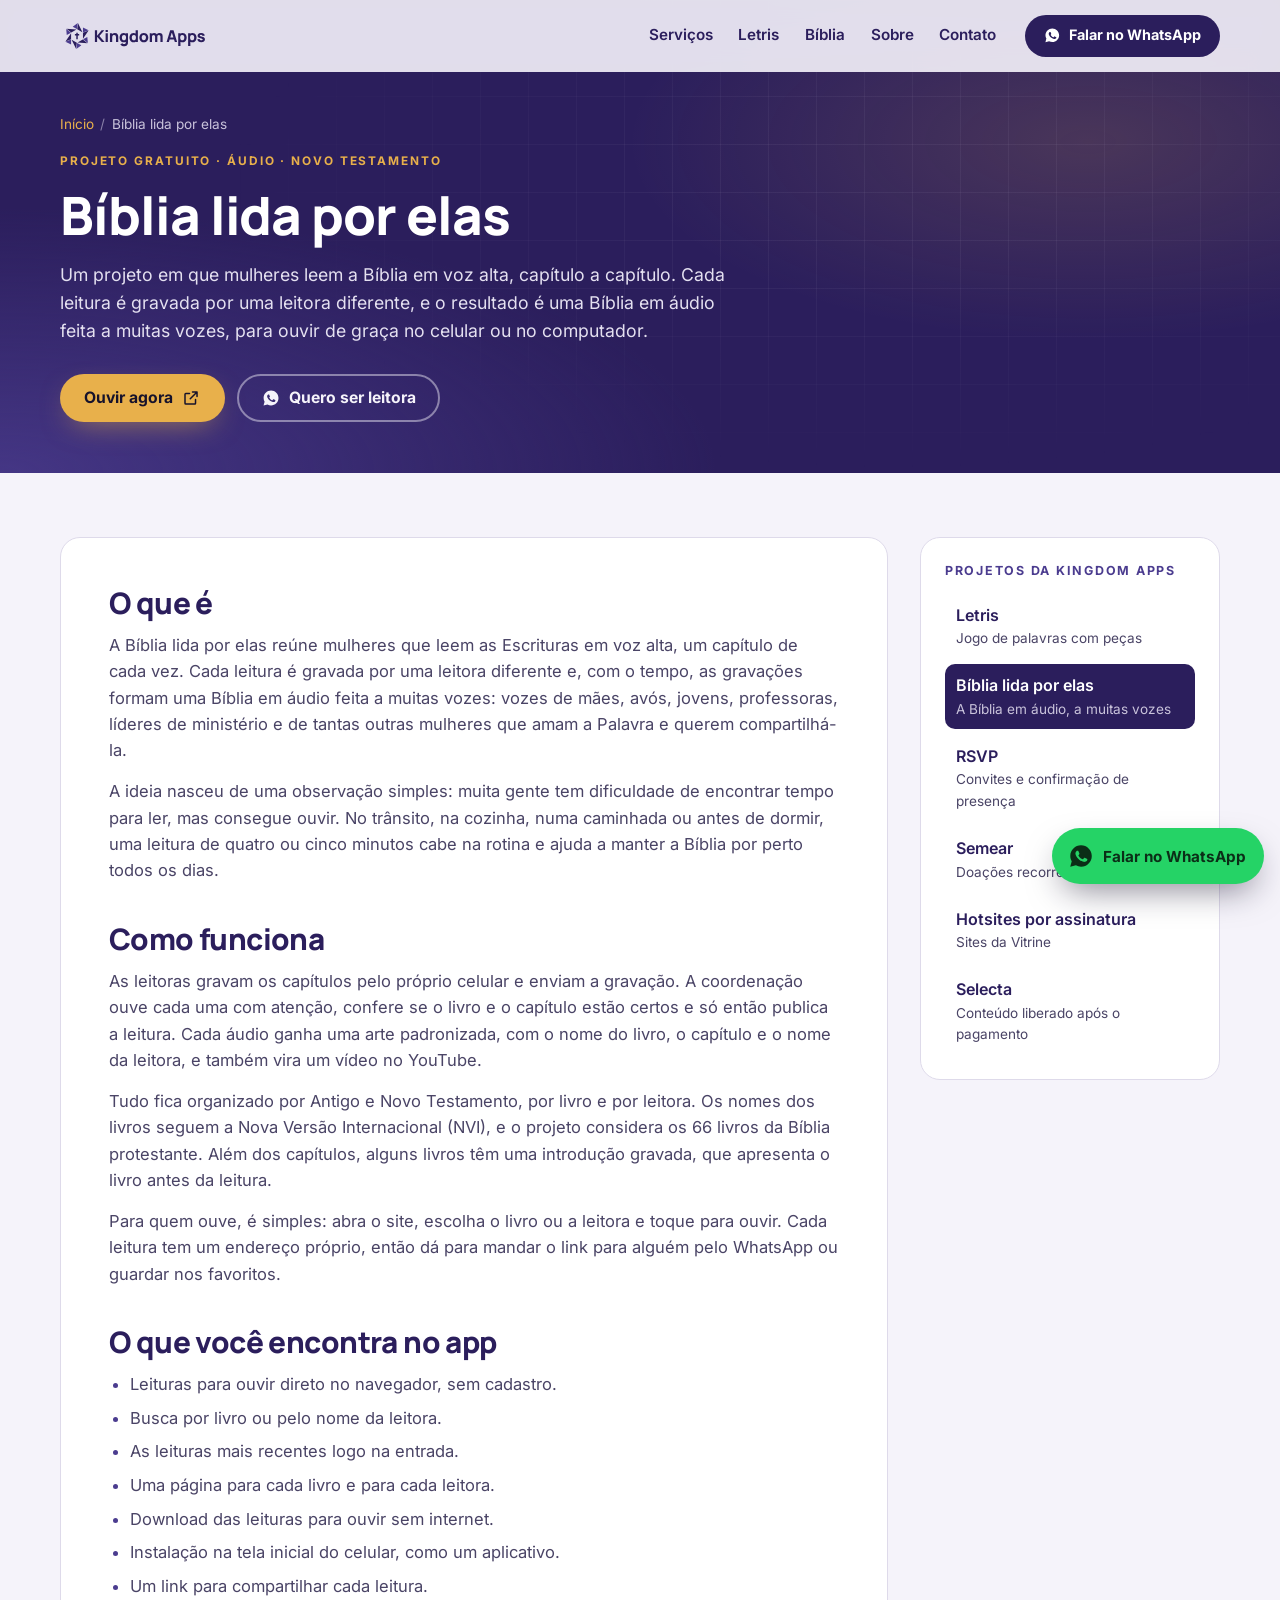
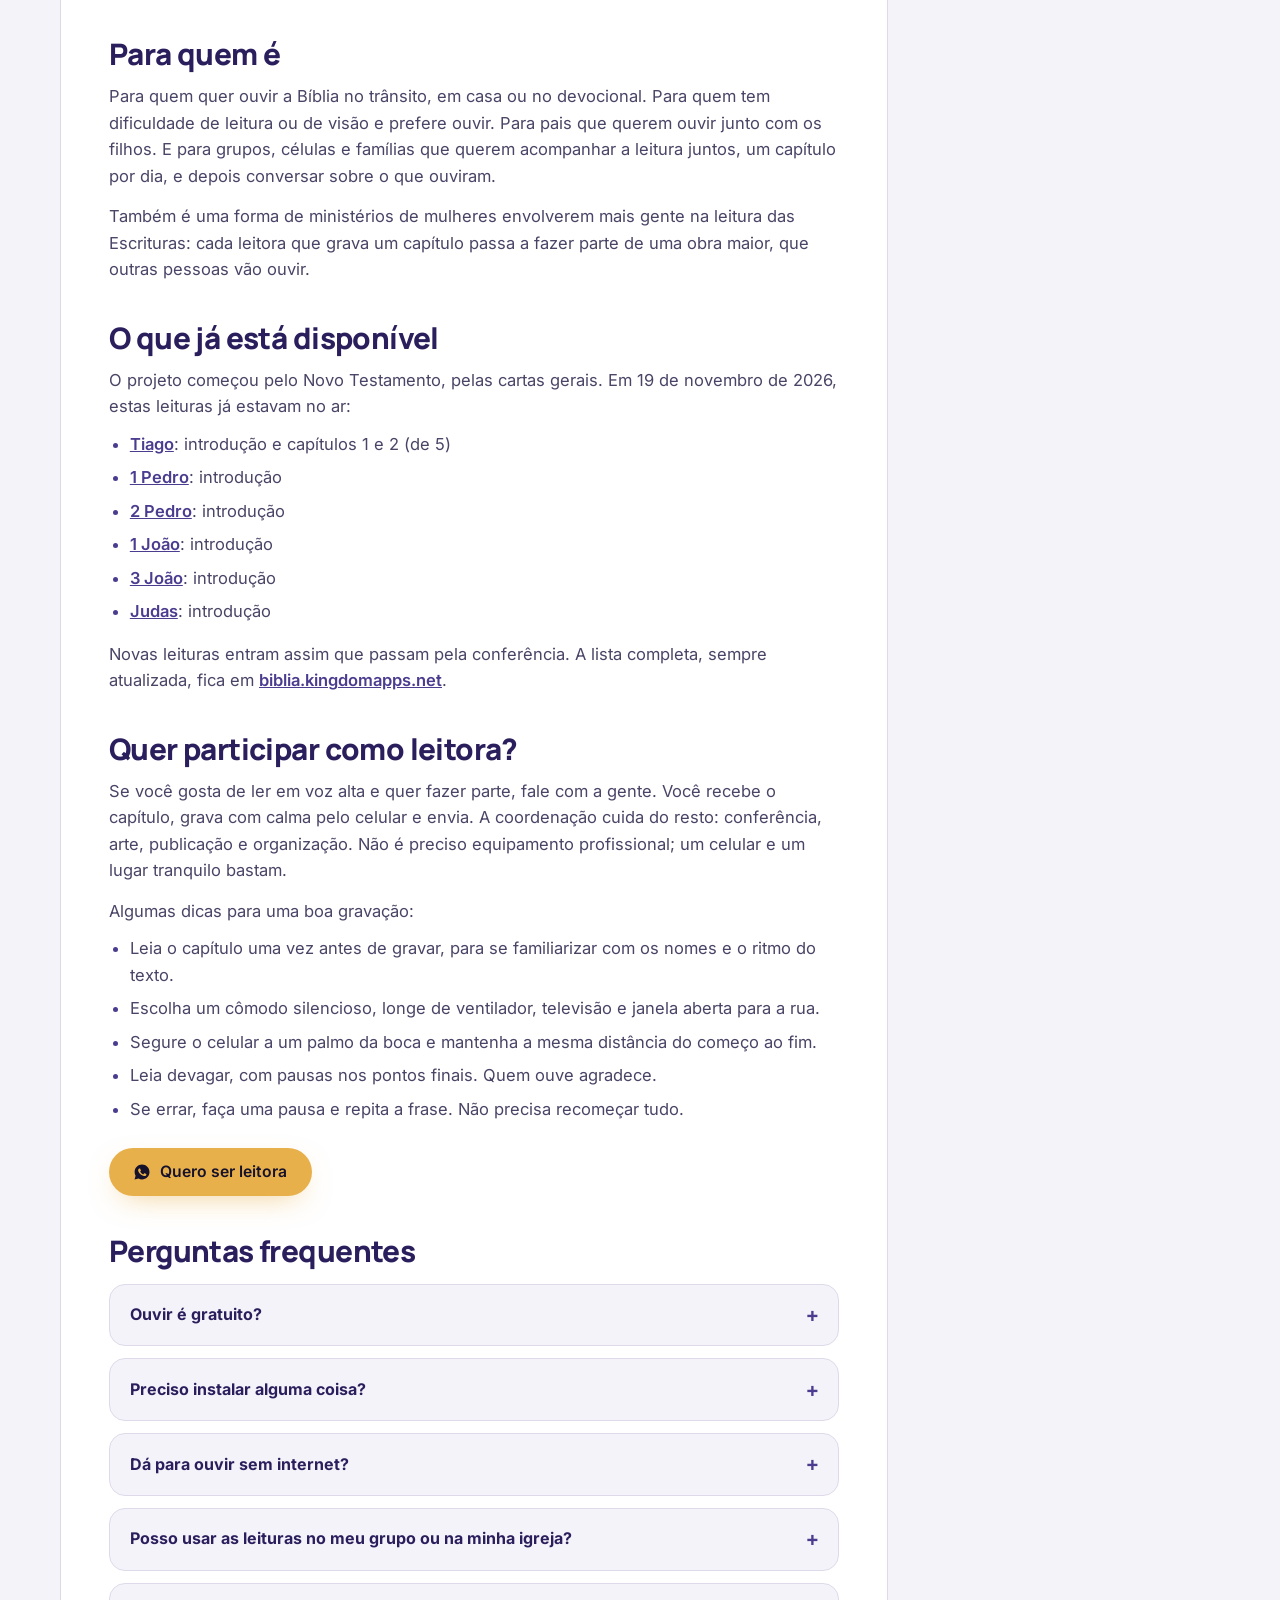
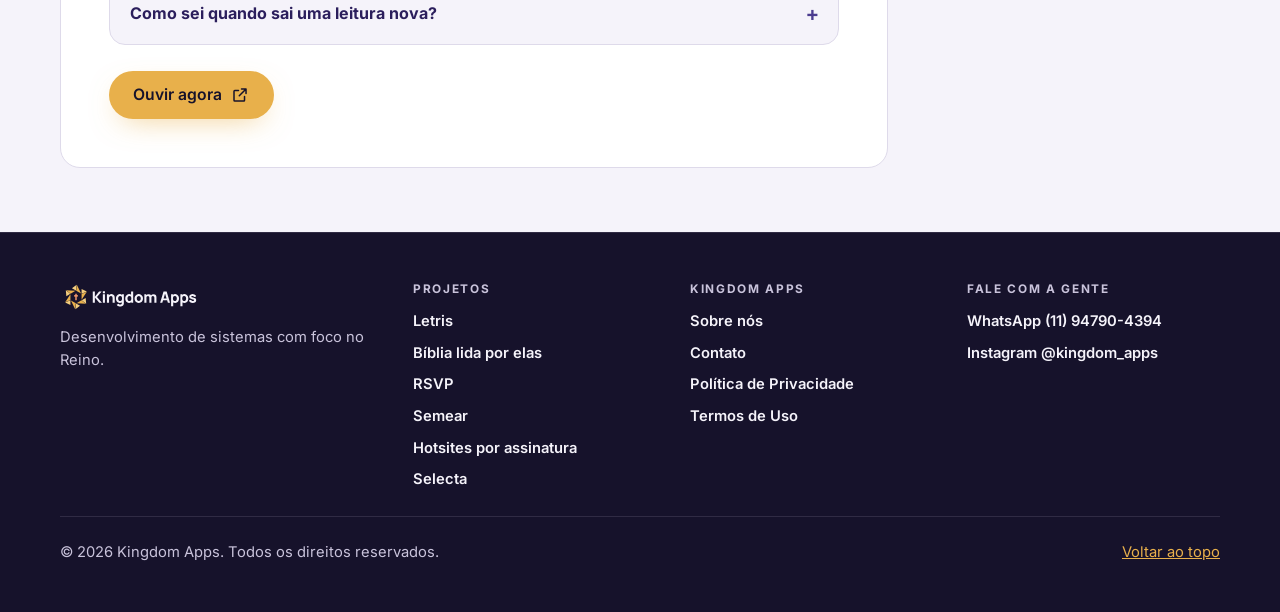
<file: biblia/index.html>
<!DOCTYPE html>
<html lang="pt-BR">
<head>
  <meta charset="UTF-8" />
  <meta name="viewport" content="width=device-width, initial-scale=1" />
  <meta name="robots" content="index, follow" />
  <meta name="theme-color" content="#2B1E5C" />
  <title>Bíblia lida por elas: a Bíblia em áudio, a muitas vozes · Kingdom Apps</title>
  <meta name="description" content="Mulheres leem a Bíblia em voz alta, capítulo a capítulo. Ouça grátis no celular, por livro ou por leitora, e saiba como participar como leitora." />
  <link rel="canonical" href="https://kingdomapps.net/biblia/" />
  <meta property="og:type" content="website" />
  <meta property="og:url" content="https://kingdomapps.net/biblia/" />
  <meta property="og:locale" content="pt_BR" />
  <meta property="og:site_name" content="Kingdom Apps" />
  <meta property="og:title" content="Bíblia lida por elas: a Bíblia em áudio, a muitas vozes · Kingdom Apps" />
  <meta property="og:description" content="Mulheres leem a Bíblia em voz alta, capítulo a capítulo. Ouça grátis no celular, por livro ou por leitora, e saiba como participar como leitora." />
  <meta property="og:image" content="https://kingdomapps.net/assets/og-image.png" />
  <meta property="og:image:alt" content="Logo da Kingdom Apps sobre fundo índigo" />
  <meta name="twitter:card" content="summary_large_image" />
  <link rel="icon" href="/assets/brand/avatar-instagram.svg" type="image/svg+xml" />
  <link rel="preload" href="/assets/fonts/manrope-800.woff2" as="font" type="font/woff2" crossorigin />
  <link rel="preload" href="/assets/fonts/inter-var.woff2" as="font" type="font/woff2" crossorigin />
  <link rel="stylesheet" href="/assets/site.css" />
<!-- Google AdSense -->
<meta name="google-adsense-account" content="ca-pub-2445285097738073" />
<script async src="https://pagead2.googlesyndication.com/pagead/js/adsbygoogle.js?client=ca-pub-2445285097738073" crossorigin="anonymous"></script>
<!-- Google tag (gtag.js) -->
<script async src="https://www.googletagmanager.com/gtag/js?id=G-NJ030BJ0Z8"></script>
<script>
  window.dataLayer = window.dataLayer || [];
  function gtag(){dataLayer.push(arguments);}
  gtag('js', new Date());
  gtag('config', 'G-NJ030BJ0Z8');
</script>
<script>/* Kingdomapps GA4 eventos CTA */(function(){try{var ev=function(n,p){try{if(typeof gtag==='function')gtag('event',n,p);}catch(e){}};document.addEventListener('click',function(e){var a=e.target&&e.target.closest?e.target.closest('a[href]'):null;if(!a)return;var h=a.href||'',p={link_url:h};if(a.dataset&&a.dataset.plan)p.plan=a.dataset.plan;if(/wa\.me|api\.whatsapp\.com|whatsapp:/i.test(h))ev('click_whatsapp',p);else if(/ifood/i.test(h))ev('click_ifood',p);else if(/99app|99food|\/\/(www\.)?99\.|food\.99/i.test(h))ev('click_99',p);},true);document.addEventListener('submit',function(e){var f=e.target;ev('generate_lead',{form_id:(f&&(f.id||f.getAttribute('name')))||'form',page_location:location.href});},true);}catch(e){}})();</script>
</head>
<body>
  <a class="skip" href="#conteudo">Pular para o conteúdo</a>

  <header class="site-header">
    <div class="wrap header-inner">
      <a href="/" class="logo"><img src="/assets/brand/horizontal.svg" alt="Kingdom Apps" width="175" height="40" /></a>
      <button type="button" class="menu-btn" aria-expanded="false" aria-controls="nav"><span class="menu-bars" aria-hidden="true"></span><span class="menu-label">Menu</span></button>
      <nav id="nav" class="nav" aria-label="Principal">
        <ul>
          <li><a href="/#servicos">Serviços</a></li>
          <li><a href="/letris/">Letris</a></li>
          <li><a href="/biblia/">Bíblia</a></li>
          <li><a href="/sobre/">Sobre</a></li>
          <li><a href="/contato/">Contato</a></li>
        </ul>
        <a class="btn btn-indigo btn-sm" href="https://wa.me/5511947904394?text=Ol%C3%A1%21%20Vim%20pelo%20site%20da%20Kingdom%20Apps%20e%20quero%20saber%20mais." target="_blank" rel="noopener" aria-label="Falar com a Kingdom Apps pelo WhatsApp (abre em nova aba)"><svg class="ico" aria-hidden="true" focusable="false"><use href="#i-wa"/></svg>Falar no WhatsApp</a>
      </nav>
    </div>
  </header>

  <main id="conteudo">
    <section class="page-hero" id="topo" aria-labelledby="page-title">
      <div class="hero-grid" aria-hidden="true"></div>
      <div class="wrap">
        <nav class="crumbs" aria-label="Você está em"><ol><li><a href="/">Início</a></li><li aria-current="page">Bíblia lida por elas</li></ol></nav>
        <p class="eyebrow eyebrow-gold">Projeto gratuito · Áudio · Novo Testamento</p>
        <h1 id="page-title">Bíblia lida por elas</h1>
        <p class="lead">Um projeto em que mulheres leem a Bíblia em voz alta, capítulo a capítulo. Cada leitura é gravada por uma leitora diferente, e o resultado é uma Bíblia em áudio feita a muitas vozes, para ouvir de graça no celular ou no computador.</p>
        <div class="cta-row"><a class="btn btn-gold" href="https://biblia.kingdomapps.net/" target="_blank" rel="noopener" aria-label="Ouvir agora (abre em nova aba)">Ouvir agora<svg class="ico" aria-hidden="true" focusable="false" viewBox="0 0 24 24"><use href="#i-ext"/></svg></a><a class="btn btn-outline-light" href="https://wa.me/5511947904394?text=Ol%C3%A1%21%20Vim%20pelo%20site%20da%20Kingdom%20Apps%20e%20quero%20participar%20como%20leitora%20da%20B%C3%ADblia%20lida%20por%20elas." target="_blank" rel="noopener" aria-label="Quero ser leitora pelo WhatsApp (abre em nova aba)"><svg class="ico" aria-hidden="true" focusable="false"><use href="#i-wa"/></svg>Quero ser leitora</a></div>
      </div>
    </section>

    <div class="page-body">
      <div class="wrap page-grid">
        <article class="prose">

<section aria-labelledby="o-que-e">
<h2 id="o-que-e">O que é</h2>
<p>A Bíblia lida por elas reúne mulheres que leem as Escrituras em voz alta, um capítulo de cada vez. Cada leitura é gravada por uma leitora diferente e, com o tempo, as gravações formam uma Bíblia em áudio feita a muitas vozes: vozes de mães, avós, jovens, professoras, líderes de ministério e de tantas outras mulheres que amam a Palavra e querem compartilhá-la.</p>
<p>A ideia nasceu de uma observação simples: muita gente tem dificuldade de encontrar tempo para ler, mas consegue ouvir. No trânsito, na cozinha, numa caminhada ou antes de dormir, uma leitura de quatro ou cinco minutos cabe na rotina e ajuda a manter a Bíblia por perto todos os dias.</p>
</section>

<section aria-labelledby="como-funciona">
<h2 id="como-funciona">Como funciona</h2>
<p>As leitoras gravam os capítulos pelo próprio celular e enviam a gravação. A coordenação ouve cada uma com atenção, confere se o livro e o capítulo estão certos e só então publica a leitura. Cada áudio ganha uma arte padronizada, com o nome do livro, o capítulo e o nome da leitora, e também vira um vídeo no YouTube.</p>
<p>Tudo fica organizado por Antigo e Novo Testamento, por livro e por leitora. Os nomes dos livros seguem a Nova Versão Internacional (NVI), e o projeto considera os 66 livros da Bíblia protestante. Além dos capítulos, alguns livros têm uma introdução gravada, que apresenta o livro antes da leitura.</p>
<p>Para quem ouve, é simples: abra o site, escolha o livro ou a leitora e toque para ouvir. Cada leitura tem um endereço próprio, então dá para mandar o link para alguém pelo WhatsApp ou guardar nos favoritos.</p>
</section>

<section aria-labelledby="recursos">
<h2 id="recursos">O que você encontra no app</h2>
<ul>
<li>Leituras para ouvir direto no navegador, sem cadastro.</li>
<li>Busca por livro ou pelo nome da leitora.</li>
<li>As leituras mais recentes logo na entrada.</li>
<li>Uma página para cada livro e para cada leitora.</li>
<li>Download das leituras para ouvir sem internet.</li>
<li>Instalação na tela inicial do celular, como um aplicativo.</li>
<li>Um link para compartilhar cada leitura.</li>
</ul>
</section>

<section aria-labelledby="para-quem">
<h2 id="para-quem">Para quem é</h2>
<p>Para quem quer ouvir a Bíblia no trânsito, em casa ou no devocional. Para quem tem dificuldade de leitura ou de visão e prefere ouvir. Para pais que querem ouvir junto com os filhos. E para grupos, células e famílias que querem acompanhar a leitura juntos, um capítulo por dia, e depois conversar sobre o que ouviram.</p>
<p>Também é uma forma de ministérios de mulheres envolverem mais gente na leitura das Escrituras: cada leitora que grava um capítulo passa a fazer parte de uma obra maior, que outras pessoas vão ouvir.</p>
</section>

<section aria-labelledby="disponivel">
<h2 id="disponivel">O que já está disponível</h2>
<p>O projeto começou pelo Novo Testamento, pelas cartas gerais. Em 19 de novembro de 2026, estas leituras já estavam no ar:</p>
<ul>
<li><a href="https://biblia.kingdomapps.net/tiago/">Tiago</a>: introdução e capítulos 1 e 2 (de 5)</li>
<li><a href="https://biblia.kingdomapps.net/1-pedro/">1 Pedro</a>: introdução</li>
<li><a href="https://biblia.kingdomapps.net/2-pedro/">2 Pedro</a>: introdução</li>
<li><a href="https://biblia.kingdomapps.net/1-joao/">1 João</a>: introdução</li>
<li><a href="https://biblia.kingdomapps.net/3-joao/">3 João</a>: introdução</li>
<li><a href="https://biblia.kingdomapps.net/judas/">Judas</a>: introdução</li>
</ul>
<p>Novas leituras entram assim que passam pela conferência. A lista completa, sempre atualizada, fica em <a href="https://biblia.kingdomapps.net/">biblia.kingdomapps.net</a>.</p>
</section>

<section aria-labelledby="participar">
<h2 id="participar">Quer participar como leitora?</h2>
<p>Se você gosta de ler em voz alta e quer fazer parte, fale com a gente. Você recebe o capítulo, grava com calma pelo celular e envia. A coordenação cuida do resto: conferência, arte, publicação e organização. Não é preciso equipamento profissional; um celular e um lugar tranquilo bastam.</p>
<p>Algumas dicas para uma boa gravação:</p>
<ul>
<li>Leia o capítulo uma vez antes de gravar, para se familiarizar com os nomes e o ritmo do texto.</li>
<li>Escolha um cômodo silencioso, longe de ventilador, televisão e janela aberta para a rua.</li>
<li>Segure o celular a um palmo da boca e mantenha a mesma distância do começo ao fim.</li>
<li>Leia devagar, com pausas nos pontos finais. Quem ouve agradece.</li>
<li>Se errar, faça uma pausa e repita a frase. Não precisa recomeçar tudo.</li>
</ul>
<div class="cta-row"><a class="btn btn-gold" href="https://wa.me/5511947904394?text=Ol%C3%A1%21%20Vim%20pelo%20site%20da%20Kingdom%20Apps%20e%20quero%20participar%20como%20leitora%20da%20B%C3%ADblia%20lida%20por%20elas." target="_blank" rel="noopener" aria-label="Quero ser leitora pelo WhatsApp (abre em nova aba)"><svg class="ico" aria-hidden="true" focusable="false"><use href="#i-wa"/></svg>Quero ser leitora</a></div>
</section>

<section aria-labelledby="faq-biblia">
<h2 id="faq-biblia">Perguntas frequentes</h2>
<div class="qa-list"><details class="qa"><summary>Ouvir é gratuito?</summary><p>Sim. Todas as leituras podem ser ouvidas de graça, sem cadastro.</p></details><details class="qa"><summary>Preciso instalar alguma coisa?</summary><p>Não. As leituras tocam direto no navegador. Se quiser, você pode instalar o app na tela inicial do celular.</p></details><details class="qa"><summary>Dá para ouvir sem internet?</summary><p>Dá. Baixe a leitura no app enquanto estiver conectado e ouça depois, mesmo sem internet.</p></details><details class="qa"><summary>Posso usar as leituras no meu grupo ou na minha igreja?</summary><p>Pode. Compartilhe o link de cada leitura com o grupo e combinem um capítulo por dia.</p></details><details class="qa"><summary>Como sei quando sai uma leitura nova?</summary><p>As leituras mais recentes aparecem logo na entrada do app.</p></details></div>
<div class="cta-row"><a class="btn btn-gold" href="https://biblia.kingdomapps.net/" target="_blank" rel="noopener" aria-label="Ouvir agora (abre em nova aba)">Ouvir agora<svg class="ico" aria-hidden="true" focusable="false" viewBox="0 0 24 24"><use href="#i-ext"/></svg></a></div>
</section>
        </article>
        <aside class="aside" aria-labelledby="aside-t">
            <h2 id="aside-t">Projetos da Kingdom Apps</h2>
            <ul><li><a href="/letris/">Letris<small>Jogo de palavras com peças</small></a></li><li><a href="/biblia/" aria-current="page">Bíblia lida por elas<small>A Bíblia em áudio, a muitas vozes</small></a></li><li><a href="/rsvp/">RSVP<small>Convites e confirmação de presença</small></a></li><li><a href="/semear/">Semear<small>Doações recorrentes</small></a></li><li><a href="/hotsites/">Hotsites por assinatura<small>Sites da Vitrine</small></a></li><li><a href="/selecta/">Selecta<small>Conteúdo liberado após o pagamento</small></a></li></ul>
            
          </aside>
      </div>
    </div>
  </main>

  <footer class="site-footer">
    <div class="wrap footer-inner">
      <div class="footer-brand">
        <img src="/assets/brand/horizontal-negativo.svg" alt="Kingdom Apps" width="175" height="40" loading="lazy" />
        <p>Desenvolvimento de sistemas com foco no Reino.</p>
      </div>
      <nav class="footer-col" aria-label="Projetos">
        <h2 class="footer-h">Projetos</h2>
        <ul>
            <li><a href="/letris/">Letris</a></li>
            <li><a href="/biblia/">Bíblia lida por elas</a></li>
            <li><a href="/rsvp/">RSVP</a></li>
            <li><a href="/semear/">Semear</a></li>
            <li><a href="/hotsites/">Hotsites por assinatura</a></li>
            <li><a href="/selecta/">Selecta</a></li>
        </ul>
      </nav>
      <nav class="footer-col" aria-label="Institucional">
        <h2 class="footer-h">Kingdom Apps</h2>
        <ul>
            <li><a href="/sobre/">Sobre nós</a></li>
            <li><a href="/contato/">Contato</a></li>
            <li><a href="/privacidade/">Política de Privacidade</a></li>
            <li><a href="/termos/">Termos de Uso</a></li>
        </ul>
      </nav>
      <div class="footer-col">
        <h2 class="footer-h">Fale com a gente</h2>
        <ul>
          <li><a href="https://wa.me/5511947904394?text=Ol%C3%A1%21%20Vim%20pelo%20site%20da%20Kingdom%20Apps%20e%20quero%20saber%20mais." target="_blank" rel="noopener" aria-label="Falar com a Kingdom Apps pelo WhatsApp (abre em nova aba)">WhatsApp (11) 94790-4394</a></li>
          <li><a href="https://www.instagram.com/kingdom_apps/" target="_blank" rel="noopener" aria-label="Abrir o perfil @kingdom_apps no Instagram (abre em nova aba)">Instagram @kingdom_apps</a></li>
        </ul>
      </div>
      <div class="footer-bottom">
        <p>© <span id="ano">2026</span> Kingdom Apps. Todos os direitos reservados.</p>
        <a href="#topo" class="to-top">Voltar ao topo</a>
      </div>
    </div>
  </footer>

  <a class="wa-float" href="https://wa.me/5511947904394?text=Ol%C3%A1%21%20Vim%20pelo%20site%20da%20Kingdom%20Apps%20e%20quero%20saber%20mais." target="_blank" rel="noopener" aria-label="Falar com a Kingdom Apps pelo WhatsApp"><svg class="ico" aria-hidden="true" focusable="false"><use href="#i-wa"/></svg><span>Falar no WhatsApp</span></a>

  <svg width="0" height="0" style="position:absolute" aria-hidden="true" focusable="false">
    <symbol id="i-wa" viewBox="0 0 24 24"><path fill="currentColor" d="M12.04 2C6.58 2 2.13 6.45 2.13 11.91c0 1.75.46 3.45 1.32 4.95L2.05 22l5.25-1.38a9.9 9.9 0 0 0 4.74 1.21c5.46 0 9.91-4.45 9.91-9.91S17.5 2 12.04 2Zm5.8 14.03c-.24.68-1.42 1.32-1.96 1.37-.5.05-.97.24-3.27-.68-2.77-1.09-4.52-3.93-4.66-4.11-.13-.18-1.1-1.47-1.1-2.81 0-1.34.7-2 .96-2.27.24-.27.53-.33.71-.33l.51.01c.16.01.38-.06.6.46.24.55.78 1.89.85 2.03.07.14.11.3.02.48-.09.18-.14.3-.27.46l-.41.48c-.14.13-.28.28-.12.55.16.27.71 1.17 1.52 1.9 1.05.93 1.93 1.22 2.2 1.36.27.14.43.11.59-.07.16-.18.68-.79.86-1.07.18-.27.36-.23.6-.14.25.09 1.57.74 1.84.88.27.14.45.2.52.31.07.12.07.66-.17 1.33Z"/></symbol>
    <symbol id="i-ig" viewBox="0 0 24 24"><path fill="none" stroke="currentColor" stroke-width="1.8" d="M7 3h10a4 4 0 0 1 4 4v10a4 4 0 0 1-4 4H7a4 4 0 0 1-4-4V7a4 4 0 0 1 4-4Z"/><circle cx="12" cy="12" r="4" fill="none" stroke="currentColor" stroke-width="1.8"/><circle cx="17.5" cy="6.5" r="1.2" fill="currentColor"/></symbol>
    <symbol id="i-rsvp" viewBox="0 0 24 24"><g fill="none" stroke="currentColor" stroke-width="1.7" stroke-linecap="round" stroke-linejoin="round"><path d="M3 8.5 12 14l9-5.5"/><rect x="3" y="5" width="18" height="14" rx="2.5"/><circle cx="18" cy="17" r="4" fill="currentColor" stroke="none" opacity=".25"/><path d="m16.2 17 1.3 1.3 2.4-2.5"/></g></symbol>
    <symbol id="i-rec" viewBox="0 0 24 24"><g fill="none" stroke="currentColor" stroke-width="1.7" stroke-linecap="round" stroke-linejoin="round"><path d="M12 21v-8"/><path d="M12 13c0-4 3-6 7-6 0 4-3 6-7 6Z"/><path d="M12 15c0-3-2.4-5-6-5 0 3 2.4 5 6 5Z"/><path d="M8 21h8"/></g></symbol>
    <symbol id="i-site" viewBox="0 0 24 24"><g fill="none" stroke="currentColor" stroke-width="1.7" stroke-linecap="round" stroke-linejoin="round"><rect x="2.5" y="4" width="19" height="16" rx="2.5"/><path d="M2.5 8.5h19M5.8 6.3h.01M8.3 6.3h.01M6 12h7M6 15.5h4.5M15.5 11.5h3v5h-3z"/></g></symbol>
    <symbol id="i-church" viewBox="0 0 24 24"><g fill="none" stroke="currentColor" stroke-width="1.7" stroke-linecap="round" stroke-linejoin="round"><path d="M12 2v5M10 4h4M5 21V12l7-5 7 5v9"/><path d="M10 21v-4a2 2 0 0 1 4 0v4M3 21h18"/></g></symbol>
    <symbol id="i-people" viewBox="0 0 24 24"><g fill="none" stroke="currentColor" stroke-width="1.7" stroke-linecap="round" stroke-linejoin="round"><circle cx="9" cy="8" r="3.2"/><path d="M3 20c0-3.3 2.7-6 6-6s6 2.7 6 6"/><circle cx="17" cy="9" r="2.5"/><path d="M16.5 14.1c2.6.3 4.5 2.6 4.5 5.4"/></g></symbol>
    <symbol id="i-store" viewBox="0 0 24 24"><g fill="none" stroke="currentColor" stroke-width="1.7" stroke-linecap="round" stroke-linejoin="round"><path d="M4 10v10h16V10M3 6l1.5-3h15L21 6v1.5a3 3 0 0 1-6 0 3 3 0 0 1-6 0 3 3 0 0 1-6 0Z"/><path d="M10 20v-5h4v5"/></g></symbol>
    <symbol id="i-play" viewBox="0 0 24 24"><g fill="none" stroke="currentColor" stroke-width="1.7" stroke-linecap="round" stroke-linejoin="round"><rect x="2.5" y="4" width="19" height="13" rx="2.5"/><path d="m10 8.2 4.5 2.8-4.5 2.8z"/><path d="M8 20.5h8"/><rect x="16.5" y="12.5" width="5" height="4" rx="1" fill="currentColor" stroke="none" opacity=".3"/></g></symbol>
    <symbol id="i-ext" viewBox="0 0 24 24"><g fill="none" stroke="currentColor" stroke-width="2" stroke-linecap="round" stroke-linejoin="round"><path d="M14 4h6v6M20 4l-9 9M18 14v5a1 1 0 0 1-1 1H5a1 1 0 0 1-1-1V7a1 1 0 0 1 1-1h5"/></g></symbol>
  </svg>

  <script src="/assets/site.js"></script>
</body>
</html>
</file>
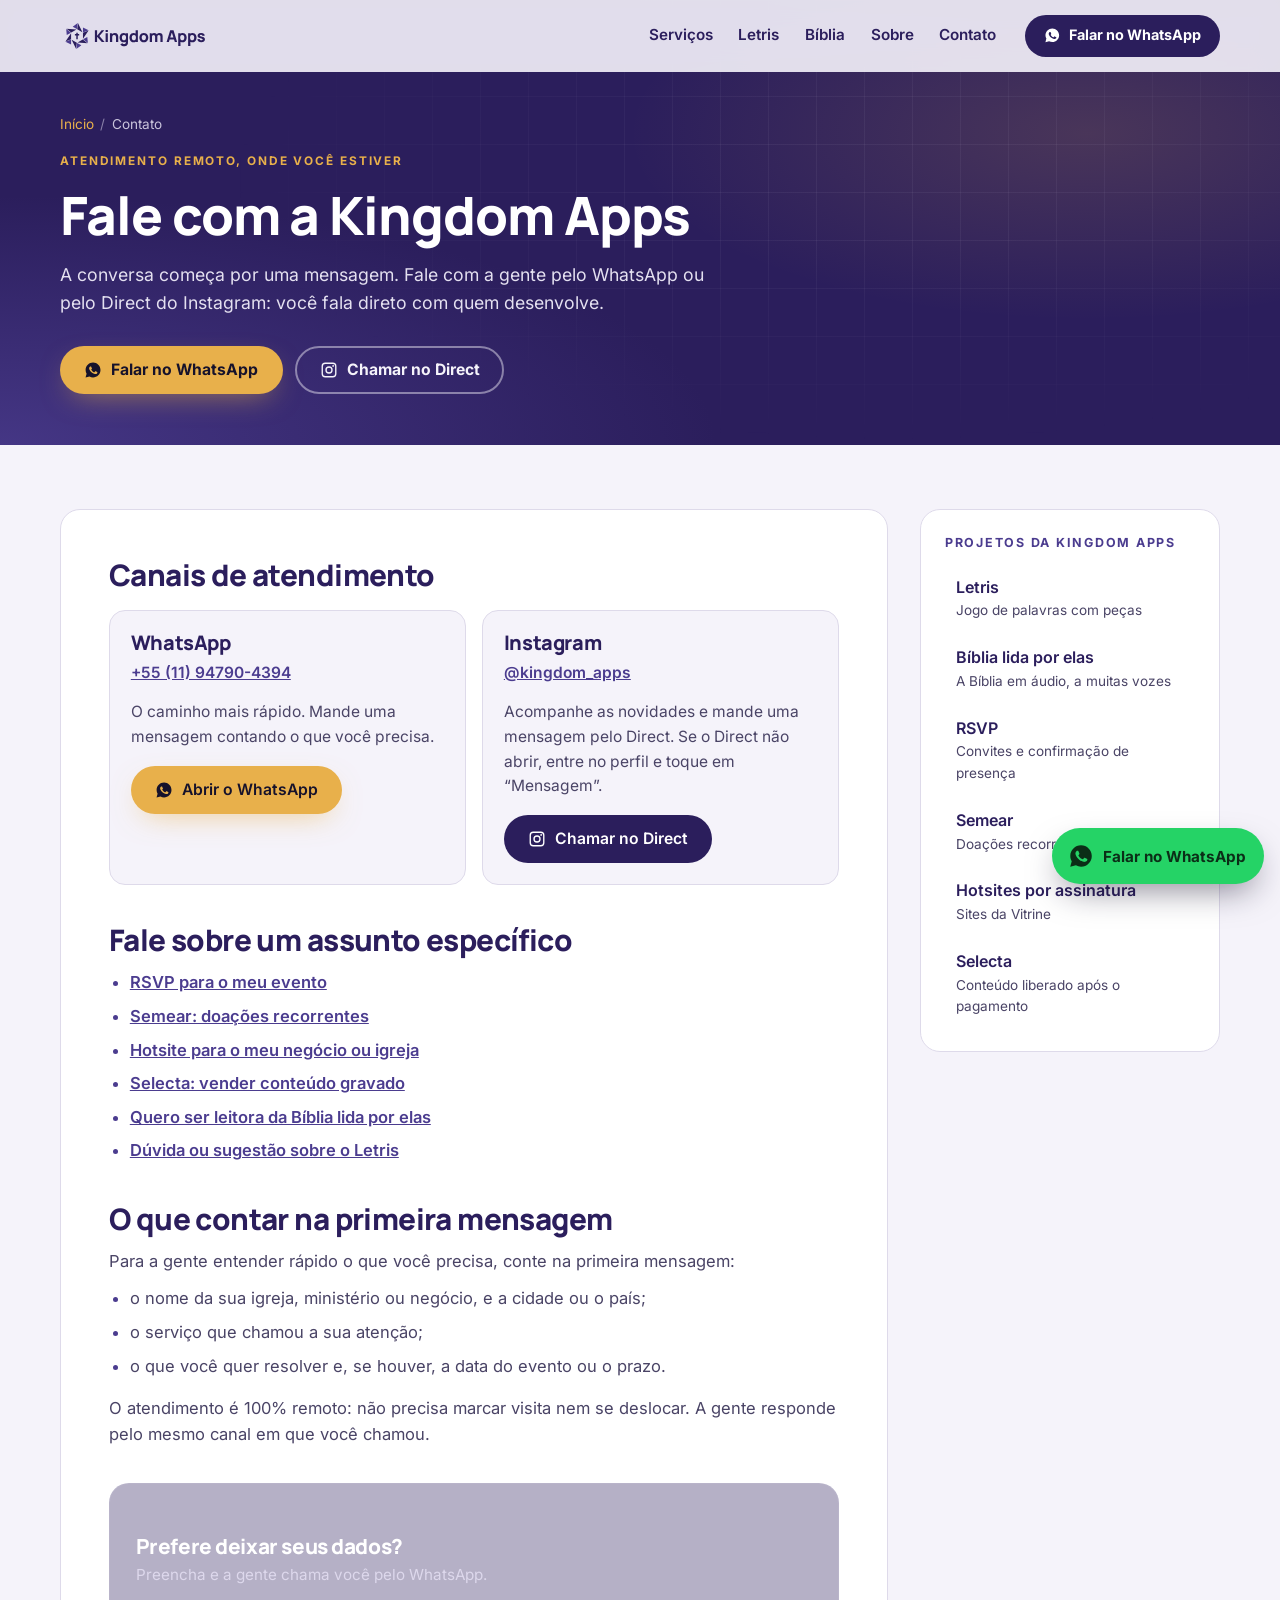
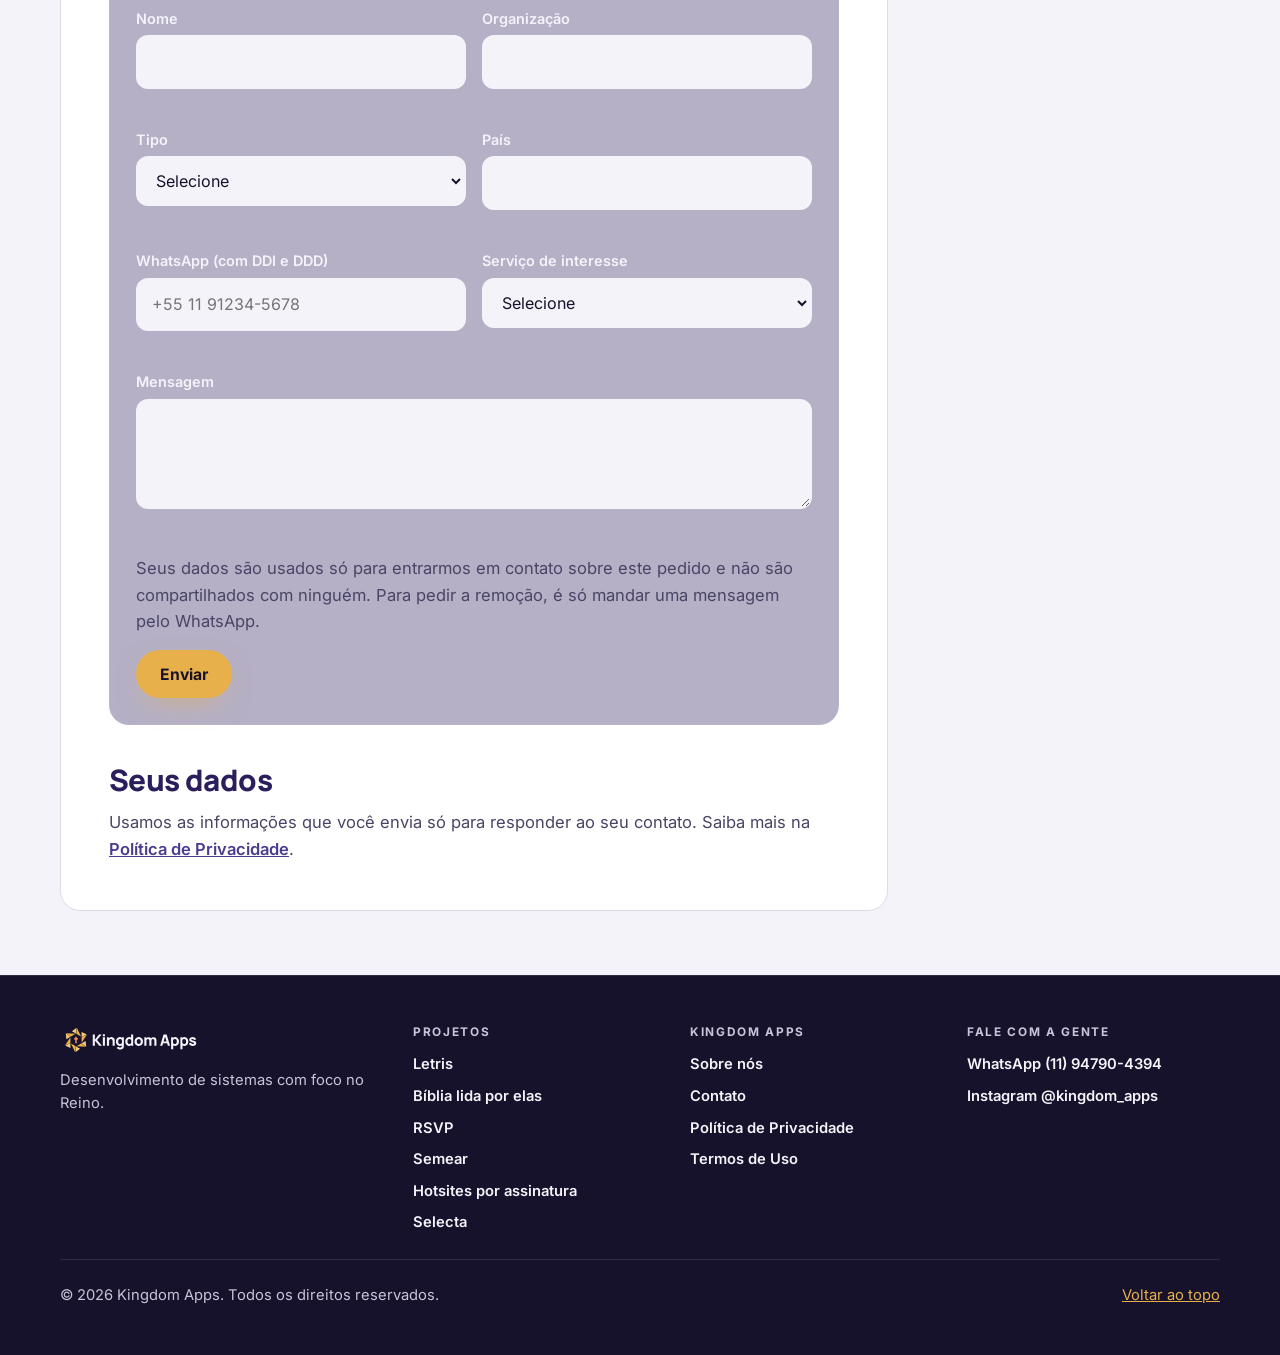
<file: contato/index.html>
<!DOCTYPE html>
<html lang="pt-BR">
<head>
  <meta charset="UTF-8" />
  <meta name="viewport" content="width=device-width, initial-scale=1" />
  <meta name="robots" content="index, follow" />
  <meta name="theme-color" content="#2B1E5C" />
  <title>Contato: fale com a Kingdom Apps pelo WhatsApp ou Instagram · Kingdom Apps</title>
  <meta name="description" content="Fale com a Kingdom Apps pelo WhatsApp (11) 94790-4394 ou pelo Instagram @kingdom_apps. Atendimento remoto para igrejas, ministérios e negócios, onde você estiver." />
  <link rel="canonical" href="https://kingdomapps.net/contato/" />
  <meta property="og:type" content="website" />
  <meta property="og:url" content="https://kingdomapps.net/contato/" />
  <meta property="og:locale" content="pt_BR" />
  <meta property="og:site_name" content="Kingdom Apps" />
  <meta property="og:title" content="Contato: fale com a Kingdom Apps pelo WhatsApp ou Instagram · Kingdom Apps" />
  <meta property="og:description" content="Fale com a Kingdom Apps pelo WhatsApp (11) 94790-4394 ou pelo Instagram @kingdom_apps. Atendimento remoto para igrejas, ministérios e negócios, onde você estiver." />
  <meta property="og:image" content="https://kingdomapps.net/assets/og-image.png" />
  <meta property="og:image:alt" content="Logo da Kingdom Apps sobre fundo índigo" />
  <meta name="twitter:card" content="summary_large_image" />
  <link rel="icon" href="/assets/brand/avatar-instagram.svg" type="image/svg+xml" />
  <link rel="preload" href="/assets/fonts/manrope-800.woff2" as="font" type="font/woff2" crossorigin />
  <link rel="preload" href="/assets/fonts/inter-var.woff2" as="font" type="font/woff2" crossorigin />
  <link rel="stylesheet" href="/assets/site.css" />
<!-- Google AdSense -->
<meta name="google-adsense-account" content="ca-pub-2445285097738073" />
<script async src="https://pagead2.googlesyndication.com/pagead/js/adsbygoogle.js?client=ca-pub-2445285097738073" crossorigin="anonymous"></script>
<!-- Google tag (gtag.js) -->
<script async src="https://www.googletagmanager.com/gtag/js?id=G-NJ030BJ0Z8"></script>
<script>
  window.dataLayer = window.dataLayer || [];
  function gtag(){dataLayer.push(arguments);}
  gtag('js', new Date());
  gtag('config', 'G-NJ030BJ0Z8');
</script>
<script>/* Kingdomapps GA4 eventos CTA */(function(){try{var ev=function(n,p){try{if(typeof gtag==='function')gtag('event',n,p);}catch(e){}};document.addEventListener('click',function(e){var a=e.target&&e.target.closest?e.target.closest('a[href]'):null;if(!a)return;var h=a.href||'',p={link_url:h};if(a.dataset&&a.dataset.plan)p.plan=a.dataset.plan;if(/wa\.me|api\.whatsapp\.com|whatsapp:/i.test(h))ev('click_whatsapp',p);else if(/ifood/i.test(h))ev('click_ifood',p);else if(/99app|99food|\/\/(www\.)?99\.|food\.99/i.test(h))ev('click_99',p);},true);document.addEventListener('submit',function(e){var f=e.target;ev('generate_lead',{form_id:(f&&(f.id||f.getAttribute('name')))||'form',page_location:location.href});},true);}catch(e){}})();</script>
</head>
<body>
  <a class="skip" href="#conteudo">Pular para o conteúdo</a>

  <header class="site-header">
    <div class="wrap header-inner">
      <a href="/" class="logo"><img src="/assets/brand/horizontal.svg" alt="Kingdom Apps" width="175" height="40" /></a>
      <button type="button" class="menu-btn" aria-expanded="false" aria-controls="nav"><span class="menu-bars" aria-hidden="true"></span><span class="menu-label">Menu</span></button>
      <nav id="nav" class="nav" aria-label="Principal">
        <ul>
          <li><a href="/#servicos">Serviços</a></li>
          <li><a href="/letris/">Letris</a></li>
          <li><a href="/biblia/">Bíblia</a></li>
          <li><a href="/sobre/">Sobre</a></li>
          <li><a href="/contato/">Contato</a></li>
        </ul>
        <a class="btn btn-indigo btn-sm" href="https://wa.me/5511947904394?text=Ol%C3%A1%21%20Vim%20pelo%20site%20da%20Kingdom%20Apps%20e%20quero%20saber%20mais." target="_blank" rel="noopener" aria-label="Falar com a Kingdom Apps pelo WhatsApp (abre em nova aba)"><svg class="ico" aria-hidden="true" focusable="false"><use href="#i-wa"/></svg>Falar no WhatsApp</a>
      </nav>
    </div>
  </header>

  <main id="conteudo">
    <section class="page-hero" id="topo" aria-labelledby="page-title">
      <div class="hero-grid" aria-hidden="true"></div>
      <div class="wrap">
        <nav class="crumbs" aria-label="Você está em"><ol><li><a href="/">Início</a></li><li aria-current="page">Contato</li></ol></nav>
        <p class="eyebrow eyebrow-gold">Atendimento remoto, onde você estiver</p>
        <h1 id="page-title">Fale com a Kingdom Apps</h1>
        <p class="lead">A conversa começa por uma mensagem. Fale com a gente pelo WhatsApp ou pelo Direct do Instagram: você fala direto com quem desenvolve.</p>
        <div class="cta-row"><a class="btn btn-gold" href="https://wa.me/5511947904394?text=Ol%C3%A1%21%20Vim%20pelo%20site%20da%20Kingdom%20Apps%20e%20quero%20saber%20mais." target="_blank" rel="noopener" aria-label="Falar no WhatsApp pelo WhatsApp (abre em nova aba)"><svg class="ico" aria-hidden="true" focusable="false"><use href="#i-wa"/></svg>Falar no WhatsApp</a><a class="btn btn-outline-light" href="https://ig.me/m/kingdom_apps" target="_blank" rel="noopener" aria-label="Enviar mensagem no Direct do Instagram @kingdom_apps (abre em nova aba)"><svg class="ico" aria-hidden="true" focusable="false"><use href="#i-ig"/></svg>Chamar no Direct</a></div>
      </div>
    </section>

    <div class="page-body">
      <div class="wrap page-grid">
        <article class="prose">

<section aria-labelledby="canais">
<h2 id="canais">Canais de atendimento</h2>
<div class="contact-cards">
  <div class="contact-card">
    <h3>WhatsApp</h3>
    <p><a href="https://wa.me/5511947904394" target="_blank" rel="noopener">+55 (11) 94790-4394</a></p>
    <p>O caminho mais rápido. Mande uma mensagem contando o que você precisa.</p>
    <a class="btn btn-gold" href="https://wa.me/5511947904394?text=Ol%C3%A1%21%20Vim%20pelo%20site%20da%20Kingdom%20Apps%20e%20quero%20saber%20mais." target="_blank" rel="noopener" aria-label="Abrir o WhatsApp pelo WhatsApp (abre em nova aba)"><svg class="ico" aria-hidden="true" focusable="false"><use href="#i-wa"/></svg>Abrir o WhatsApp</a>
  </div>
  <div class="contact-card">
    <h3>Instagram</h3>
    <p><a href="https://www.instagram.com/kingdom_apps/" target="_blank" rel="noopener">@kingdom_apps</a></p>
    <p>Acompanhe as novidades e mande uma mensagem pelo Direct. Se o Direct não abrir, entre no perfil e toque em “Mensagem”.</p>
    <a class="btn btn-indigo" href="https://ig.me/m/kingdom_apps" target="_blank" rel="noopener" aria-label="Enviar mensagem no Direct do Instagram (abre em nova aba)"><svg class="ico" aria-hidden="true" focusable="false"><use href="#i-ig"/></svg>Chamar no Direct</a>
  </div>
</div>
</section>

<section aria-labelledby="assunto">
<h2 id="assunto">Fale sobre um assunto específico</h2>
<ul>
<li><a href="https://wa.me/5511947904394?text=Ol%C3%A1%21%20Vim%20pelo%20site%20e%20quero%20saber%20mais%20sobre%20RSVP." target="_blank" rel="noopener">RSVP para o meu evento</a></li>
<li><a href="https://wa.me/5511947904394?text=Ol%C3%A1%21%20Vim%20pelo%20site%20e%20quero%20saber%20mais%20sobre%20o%20Semear." target="_blank" rel="noopener">Semear: doações recorrentes</a></li>
<li><a href="https://wa.me/5511947904394?text=Ol%C3%A1%21%20Vim%20pelo%20site%20e%20quero%20saber%20mais%20sobre%20os%20hotsites%20da%20Vitrine." target="_blank" rel="noopener">Hotsite para o meu negócio ou igreja</a></li>
<li><a href="https://wa.me/5511947904394?text=Ol%C3%A1%21%20Vim%20pelo%20site%20e%20quero%20saber%20mais%20sobre%20o%20Selecta." target="_blank" rel="noopener">Selecta: vender conteúdo gravado</a></li>
<li><a href="https://wa.me/5511947904394?text=Ol%C3%A1%21%20Vim%20pelo%20site%20da%20Kingdom%20Apps%20e%20quero%20participar%20como%20leitora%20da%20B%C3%ADblia%20lida%20por%20elas." target="_blank" rel="noopener">Quero ser leitora da Bíblia lida por elas</a></li>
<li><a href="https://wa.me/5511947904394?text=Ol%C3%A1%21%20Vim%20pelo%20site%20da%20Kingdom%20Apps%20e%20tenho%20uma%20d%C3%BAvida%20ou%20sugest%C3%A3o%20sobre%20o%20Letris." target="_blank" rel="noopener">Dúvida ou sugestão sobre o Letris</a></li>
</ul>
</section>

<section aria-labelledby="primeira">
<h2 id="primeira">O que contar na primeira mensagem</h2>
<p>Para a gente entender rápido o que você precisa, conte na primeira mensagem:</p>
<ul>
<li>o nome da sua igreja, ministério ou negócio, e a cidade ou o país;</li>
<li>o serviço que chamou a sua atenção;</li>
<li>o que você quer resolver e, se houver, a data do evento ou o prazo.</li>
</ul>
<p>O atendimento é 100% remoto: não precisa marcar visita nem se deslocar. A gente responde pelo mesmo canal em que você chamou.</p>
<div id="slot-form"></div>
</section>

<section aria-labelledby="dados">
<h2 id="dados">Seus dados</h2>
<p>Usamos as informações que você envia só para responder ao seu contato. Saiba mais na <a href="/privacidade/">Política de Privacidade</a>.</p>
</section>
        </article>
        <aside class="aside" aria-labelledby="aside-t">
            <h2 id="aside-t">Projetos da Kingdom Apps</h2>
            <ul><li><a href="/letris/">Letris<small>Jogo de palavras com peças</small></a></li><li><a href="/biblia/">Bíblia lida por elas<small>A Bíblia em áudio, a muitas vozes</small></a></li><li><a href="/rsvp/">RSVP<small>Convites e confirmação de presença</small></a></li><li><a href="/semear/">Semear<small>Doações recorrentes</small></a></li><li><a href="/hotsites/">Hotsites por assinatura<small>Sites da Vitrine</small></a></li><li><a href="/selecta/">Selecta<small>Conteúdo liberado após o pagamento</small></a></li></ul>
            
          </aside>
      </div>
    </div>
  </main>

  <footer class="site-footer">
    <div class="wrap footer-inner">
      <div class="footer-brand">
        <img src="/assets/brand/horizontal-negativo.svg" alt="Kingdom Apps" width="175" height="40" loading="lazy" />
        <p>Desenvolvimento de sistemas com foco no Reino.</p>
      </div>
      <nav class="footer-col" aria-label="Projetos">
        <h2 class="footer-h">Projetos</h2>
        <ul>
            <li><a href="/letris/">Letris</a></li>
            <li><a href="/biblia/">Bíblia lida por elas</a></li>
            <li><a href="/rsvp/">RSVP</a></li>
            <li><a href="/semear/">Semear</a></li>
            <li><a href="/hotsites/">Hotsites por assinatura</a></li>
            <li><a href="/selecta/">Selecta</a></li>
        </ul>
      </nav>
      <nav class="footer-col" aria-label="Institucional">
        <h2 class="footer-h">Kingdom Apps</h2>
        <ul>
            <li><a href="/sobre/">Sobre nós</a></li>
            <li><a href="/contato/">Contato</a></li>
            <li><a href="/privacidade/">Política de Privacidade</a></li>
            <li><a href="/termos/">Termos de Uso</a></li>
        </ul>
      </nav>
      <div class="footer-col">
        <h2 class="footer-h">Fale com a gente</h2>
        <ul>
          <li><a href="https://wa.me/5511947904394?text=Ol%C3%A1%21%20Vim%20pelo%20site%20da%20Kingdom%20Apps%20e%20quero%20saber%20mais." target="_blank" rel="noopener" aria-label="Falar com a Kingdom Apps pelo WhatsApp (abre em nova aba)">WhatsApp (11) 94790-4394</a></li>
          <li><a href="https://www.instagram.com/kingdom_apps/" target="_blank" rel="noopener" aria-label="Abrir o perfil @kingdom_apps no Instagram (abre em nova aba)">Instagram @kingdom_apps</a></li>
        </ul>
      </div>
      <div class="footer-bottom">
        <p>© <span id="ano">2026</span> Kingdom Apps. Todos os direitos reservados.</p>
        <a href="#topo" class="to-top">Voltar ao topo</a>
      </div>
    </div>
  </footer>

  <a class="wa-float" href="https://wa.me/5511947904394?text=Ol%C3%A1%21%20Vim%20pelo%20site%20da%20Kingdom%20Apps%20e%20quero%20saber%20mais." target="_blank" rel="noopener" aria-label="Falar com a Kingdom Apps pelo WhatsApp"><svg class="ico" aria-hidden="true" focusable="false"><use href="#i-wa"/></svg><span>Falar no WhatsApp</span></a>

  <svg width="0" height="0" style="position:absolute" aria-hidden="true" focusable="false">
    <symbol id="i-wa" viewBox="0 0 24 24"><path fill="currentColor" d="M12.04 2C6.58 2 2.13 6.45 2.13 11.91c0 1.75.46 3.45 1.32 4.95L2.05 22l5.25-1.38a9.9 9.9 0 0 0 4.74 1.21c5.46 0 9.91-4.45 9.91-9.91S17.5 2 12.04 2Zm5.8 14.03c-.24.68-1.42 1.32-1.96 1.37-.5.05-.97.24-3.27-.68-2.77-1.09-4.52-3.93-4.66-4.11-.13-.18-1.1-1.47-1.1-2.81 0-1.34.7-2 .96-2.27.24-.27.53-.33.71-.33l.51.01c.16.01.38-.06.6.46.24.55.78 1.89.85 2.03.07.14.11.3.02.48-.09.18-.14.3-.27.46l-.41.48c-.14.13-.28.28-.12.55.16.27.71 1.17 1.52 1.9 1.05.93 1.93 1.22 2.2 1.36.27.14.43.11.59-.07.16-.18.68-.79.86-1.07.18-.27.36-.23.6-.14.25.09 1.57.74 1.84.88.27.14.45.2.52.31.07.12.07.66-.17 1.33Z"/></symbol>
    <symbol id="i-ig" viewBox="0 0 24 24"><path fill="none" stroke="currentColor" stroke-width="1.8" d="M7 3h10a4 4 0 0 1 4 4v10a4 4 0 0 1-4 4H7a4 4 0 0 1-4-4V7a4 4 0 0 1 4-4Z"/><circle cx="12" cy="12" r="4" fill="none" stroke="currentColor" stroke-width="1.8"/><circle cx="17.5" cy="6.5" r="1.2" fill="currentColor"/></symbol>
    <symbol id="i-rsvp" viewBox="0 0 24 24"><g fill="none" stroke="currentColor" stroke-width="1.7" stroke-linecap="round" stroke-linejoin="round"><path d="M3 8.5 12 14l9-5.5"/><rect x="3" y="5" width="18" height="14" rx="2.5"/><circle cx="18" cy="17" r="4" fill="currentColor" stroke="none" opacity=".25"/><path d="m16.2 17 1.3 1.3 2.4-2.5"/></g></symbol>
    <symbol id="i-rec" viewBox="0 0 24 24"><g fill="none" stroke="currentColor" stroke-width="1.7" stroke-linecap="round" stroke-linejoin="round"><path d="M12 21v-8"/><path d="M12 13c0-4 3-6 7-6 0 4-3 6-7 6Z"/><path d="M12 15c0-3-2.4-5-6-5 0 3 2.4 5 6 5Z"/><path d="M8 21h8"/></g></symbol>
    <symbol id="i-site" viewBox="0 0 24 24"><g fill="none" stroke="currentColor" stroke-width="1.7" stroke-linecap="round" stroke-linejoin="round"><rect x="2.5" y="4" width="19" height="16" rx="2.5"/><path d="M2.5 8.5h19M5.8 6.3h.01M8.3 6.3h.01M6 12h7M6 15.5h4.5M15.5 11.5h3v5h-3z"/></g></symbol>
    <symbol id="i-church" viewBox="0 0 24 24"><g fill="none" stroke="currentColor" stroke-width="1.7" stroke-linecap="round" stroke-linejoin="round"><path d="M12 2v5M10 4h4M5 21V12l7-5 7 5v9"/><path d="M10 21v-4a2 2 0 0 1 4 0v4M3 21h18"/></g></symbol>
    <symbol id="i-people" viewBox="0 0 24 24"><g fill="none" stroke="currentColor" stroke-width="1.7" stroke-linecap="round" stroke-linejoin="round"><circle cx="9" cy="8" r="3.2"/><path d="M3 20c0-3.3 2.7-6 6-6s6 2.7 6 6"/><circle cx="17" cy="9" r="2.5"/><path d="M16.5 14.1c2.6.3 4.5 2.6 4.5 5.4"/></g></symbol>
    <symbol id="i-store" viewBox="0 0 24 24"><g fill="none" stroke="currentColor" stroke-width="1.7" stroke-linecap="round" stroke-linejoin="round"><path d="M4 10v10h16V10M3 6l1.5-3h15L21 6v1.5a3 3 0 0 1-6 0 3 3 0 0 1-6 0 3 3 0 0 1-6 0Z"/><path d="M10 20v-5h4v5"/></g></symbol>
    <symbol id="i-play" viewBox="0 0 24 24"><g fill="none" stroke="currentColor" stroke-width="1.7" stroke-linecap="round" stroke-linejoin="round"><rect x="2.5" y="4" width="19" height="13" rx="2.5"/><path d="m10 8.2 4.5 2.8-4.5 2.8z"/><path d="M8 20.5h8"/><rect x="16.5" y="12.5" width="5" height="4" rx="1" fill="currentColor" stroke="none" opacity=".3"/></g></symbol>
    <symbol id="i-ext" viewBox="0 0 24 24"><g fill="none" stroke="currentColor" stroke-width="2" stroke-linecap="round" stroke-linejoin="round"><path d="M14 4h6v6M20 4l-9 9M18 14v5a1 1 0 0 1-1 1H5a1 1 0 0 1-1-1V7a1 1 0 0 1 1-1h5"/></g></symbol>
  </svg>

  <script src="/assets/site.js"></script>
</body>
</html>
</file>
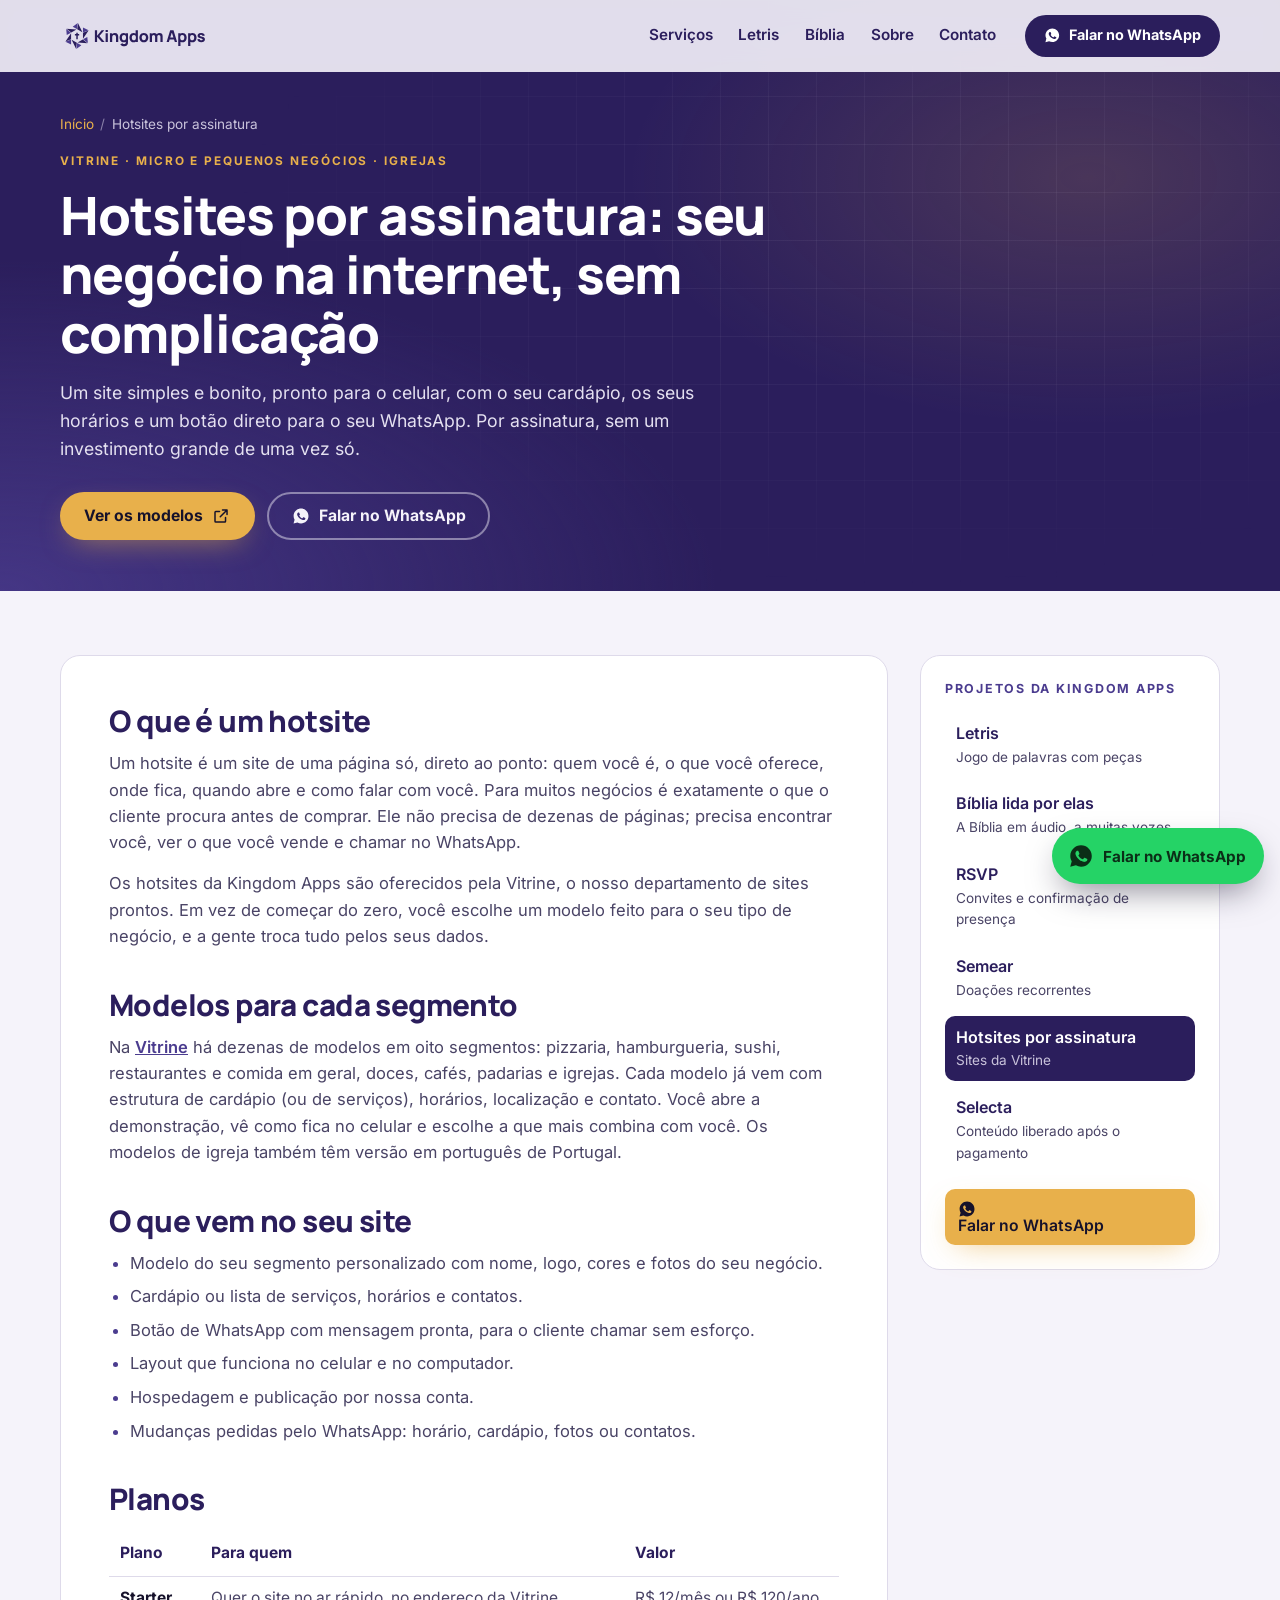
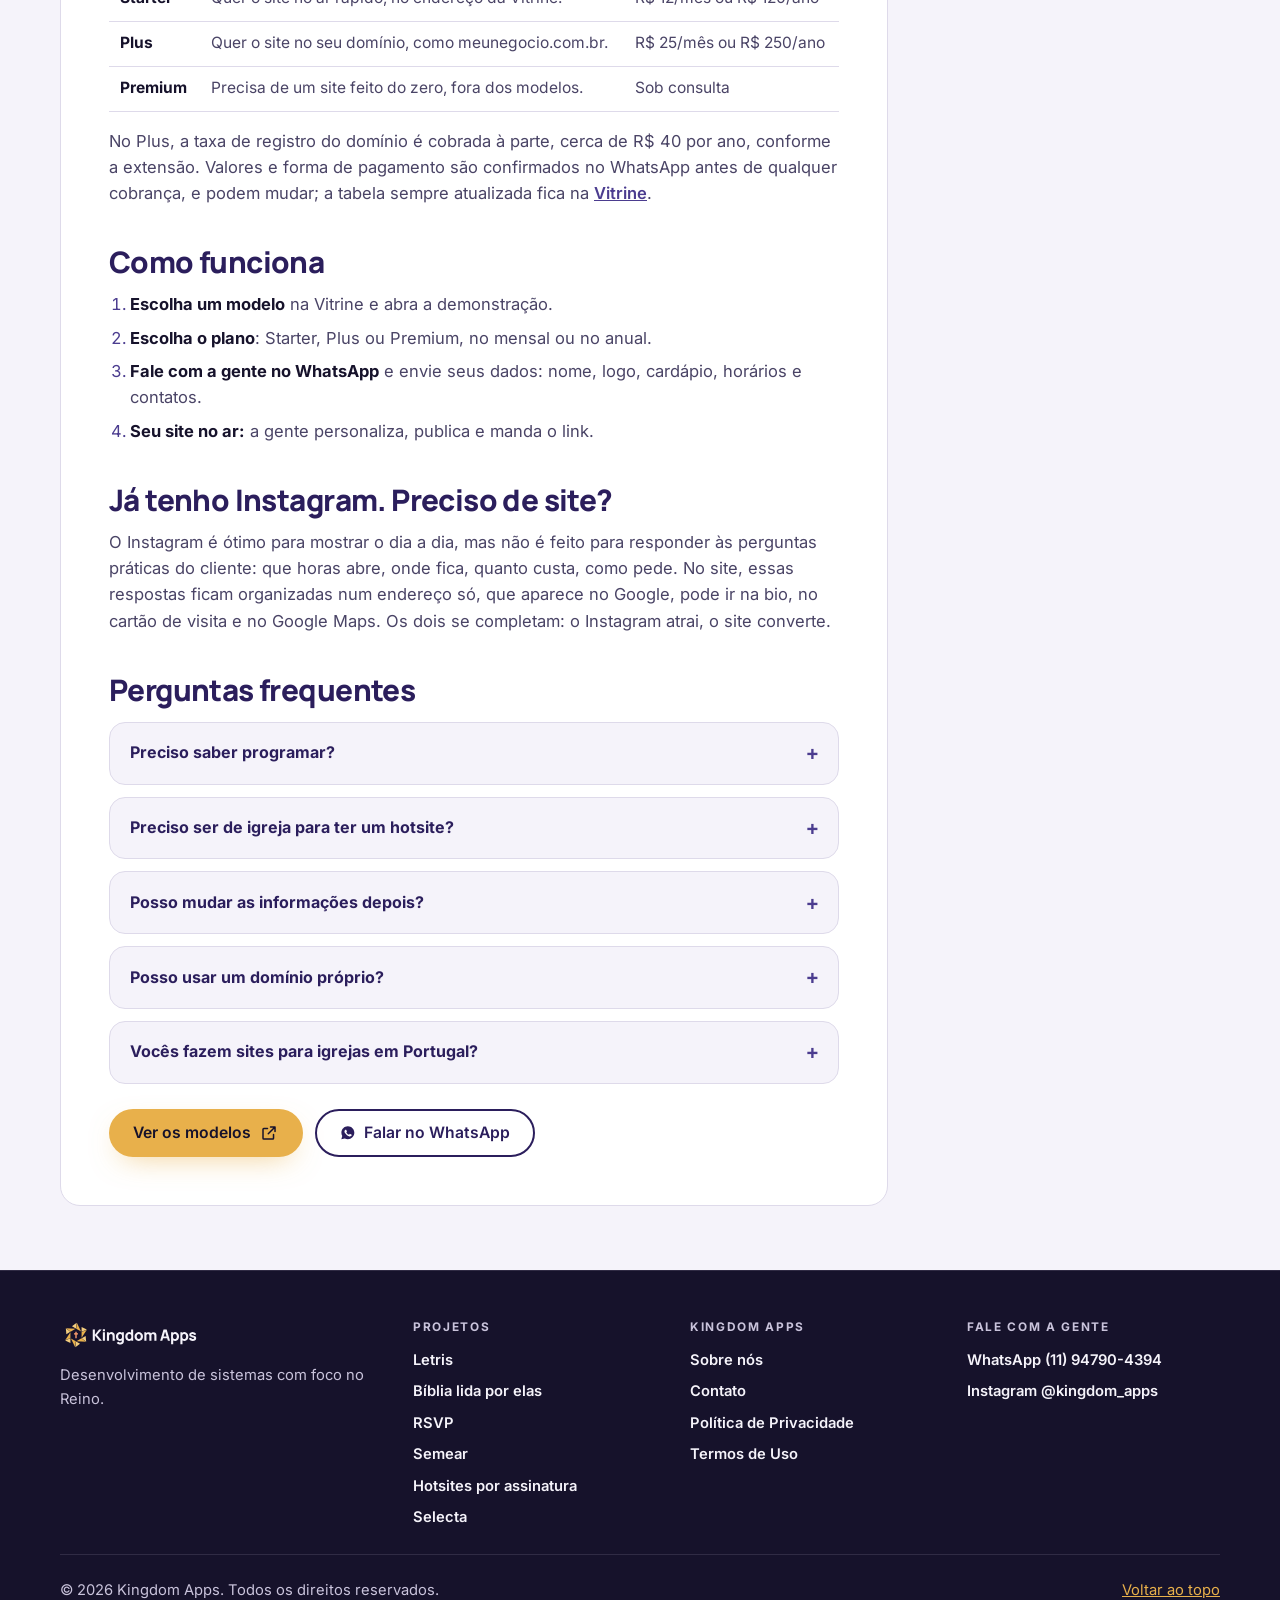
<file: hotsites/index.html>
<!DOCTYPE html>
<html lang="pt-BR">
<head>
  <meta charset="UTF-8" />
  <meta name="viewport" content="width=device-width, initial-scale=1" />
  <meta name="robots" content="index, follow" />
  <meta name="theme-color" content="#2B1E5C" />
  <title>Hotsites por assinatura da Vitrine: site pronto para seu negócio · Kingdom Apps</title>
  <meta name="description" content="Site pronto para restaurante, café, doceria, padaria e igreja, por assinatura mensal ou anual. Modelos prontos, botão de WhatsApp, hospedagem inclusa e domínio próprio no plano Plus." />
  <link rel="canonical" href="https://kingdomapps.net/hotsites/" />
  <meta property="og:type" content="website" />
  <meta property="og:url" content="https://kingdomapps.net/hotsites/" />
  <meta property="og:locale" content="pt_BR" />
  <meta property="og:site_name" content="Kingdom Apps" />
  <meta property="og:title" content="Hotsites por assinatura da Vitrine: site pronto para seu negócio · Kingdom Apps" />
  <meta property="og:description" content="Site pronto para restaurante, café, doceria, padaria e igreja, por assinatura mensal ou anual. Modelos prontos, botão de WhatsApp, hospedagem inclusa e domínio próprio no plano Plus." />
  <meta property="og:image" content="https://kingdomapps.net/assets/og-image.png" />
  <meta property="og:image:alt" content="Logo da Kingdom Apps sobre fundo índigo" />
  <meta name="twitter:card" content="summary_large_image" />
  <link rel="icon" href="/assets/brand/avatar-instagram.svg" type="image/svg+xml" />
  <link rel="preload" href="/assets/fonts/manrope-800.woff2" as="font" type="font/woff2" crossorigin />
  <link rel="preload" href="/assets/fonts/inter-var.woff2" as="font" type="font/woff2" crossorigin />
  <link rel="stylesheet" href="/assets/site.css" />
<!-- Google AdSense -->
<meta name="google-adsense-account" content="ca-pub-2445285097738073" />
<script async src="https://pagead2.googlesyndication.com/pagead/js/adsbygoogle.js?client=ca-pub-2445285097738073" crossorigin="anonymous"></script>
<!-- Google tag (gtag.js) -->
<script async src="https://www.googletagmanager.com/gtag/js?id=G-NJ030BJ0Z8"></script>
<script>
  window.dataLayer = window.dataLayer || [];
  function gtag(){dataLayer.push(arguments);}
  gtag('js', new Date());
  gtag('config', 'G-NJ030BJ0Z8');
</script>
<script>/* Kingdomapps GA4 eventos CTA */(function(){try{var ev=function(n,p){try{if(typeof gtag==='function')gtag('event',n,p);}catch(e){}};document.addEventListener('click',function(e){var a=e.target&&e.target.closest?e.target.closest('a[href]'):null;if(!a)return;var h=a.href||'',p={link_url:h};if(a.dataset&&a.dataset.plan)p.plan=a.dataset.plan;if(/wa\.me|api\.whatsapp\.com|whatsapp:/i.test(h))ev('click_whatsapp',p);else if(/ifood/i.test(h))ev('click_ifood',p);else if(/99app|99food|\/\/(www\.)?99\.|food\.99/i.test(h))ev('click_99',p);},true);document.addEventListener('submit',function(e){var f=e.target;ev('generate_lead',{form_id:(f&&(f.id||f.getAttribute('name')))||'form',page_location:location.href});},true);}catch(e){}})();</script>
</head>
<body>
  <a class="skip" href="#conteudo">Pular para o conteúdo</a>

  <header class="site-header">
    <div class="wrap header-inner">
      <a href="/" class="logo"><img src="/assets/brand/horizontal.svg" alt="Kingdom Apps" width="175" height="40" /></a>
      <button type="button" class="menu-btn" aria-expanded="false" aria-controls="nav"><span class="menu-bars" aria-hidden="true"></span><span class="menu-label">Menu</span></button>
      <nav id="nav" class="nav" aria-label="Principal">
        <ul>
          <li><a href="/#servicos">Serviços</a></li>
          <li><a href="/letris/">Letris</a></li>
          <li><a href="/biblia/">Bíblia</a></li>
          <li><a href="/sobre/">Sobre</a></li>
          <li><a href="/contato/">Contato</a></li>
        </ul>
        <a class="btn btn-indigo btn-sm" href="https://wa.me/5511947904394?text=Ol%C3%A1%21%20Vim%20pelo%20site%20da%20Kingdom%20Apps%20e%20quero%20saber%20mais." target="_blank" rel="noopener" aria-label="Falar com a Kingdom Apps pelo WhatsApp (abre em nova aba)"><svg class="ico" aria-hidden="true" focusable="false"><use href="#i-wa"/></svg>Falar no WhatsApp</a>
      </nav>
    </div>
  </header>

  <main id="conteudo">
    <section class="page-hero" id="topo" aria-labelledby="page-title">
      <div class="hero-grid" aria-hidden="true"></div>
      <div class="wrap">
        <nav class="crumbs" aria-label="Você está em"><ol><li><a href="/">Início</a></li><li aria-current="page">Hotsites por assinatura</li></ol></nav>
        <p class="eyebrow eyebrow-gold">Vitrine · Micro e pequenos negócios · Igrejas</p>
        <h1 id="page-title">Hotsites por assinatura: seu negócio na internet, sem complicação</h1>
        <p class="lead">Um site simples e bonito, pronto para o celular, com o seu cardápio, os seus horários e um botão direto para o seu WhatsApp. Por assinatura, sem um investimento grande de uma vez só.</p>
        <div class="cta-row"><a class="btn btn-gold" href="https://vitrine.kingdomapps.net/" target="_blank" rel="noopener" aria-label="Ver os modelos (abre em nova aba)">Ver os modelos<svg class="ico" aria-hidden="true" focusable="false" viewBox="0 0 24 24"><use href="#i-ext"/></svg></a><a class="btn btn-outline-light" href="https://wa.me/5511947904394?text=Ol%C3%A1%21%20Vim%20pelo%20site%20e%20quero%20saber%20mais%20sobre%20os%20hotsites%20da%20Vitrine." target="_blank" rel="noopener" aria-label="Falar no WhatsApp pelo WhatsApp (abre em nova aba)"><svg class="ico" aria-hidden="true" focusable="false"><use href="#i-wa"/></svg>Falar no WhatsApp</a></div>
      </div>
    </section>

    <div class="page-body">
      <div class="wrap page-grid">
        <article class="prose">

<section aria-labelledby="o-que-e">
<h2 id="o-que-e">O que é um hotsite</h2>
<p>Um hotsite é um site de uma página só, direto ao ponto: quem você é, o que você oferece, onde fica, quando abre e como falar com você. Para muitos negócios é exatamente o que o cliente procura antes de comprar. Ele não precisa de dezenas de páginas; precisa encontrar você, ver o que você vende e chamar no WhatsApp.</p>
<p>Os hotsites da Kingdom Apps são oferecidos pela Vitrine, o nosso departamento de sites prontos. Em vez de começar do zero, você escolhe um modelo feito para o seu tipo de negócio, e a gente troca tudo pelos seus dados.</p>
</section>

<section aria-labelledby="modelos">
<h2 id="modelos">Modelos para cada segmento</h2>
<p>Na <a href="https://vitrine.kingdomapps.net/">Vitrine</a> há dezenas de modelos em oito segmentos: pizzaria, hamburgueria, sushi, restaurantes e comida em geral, doces, cafés, padarias e igrejas. Cada modelo já vem com estrutura de cardápio (ou de serviços), horários, localização e contato. Você abre a demonstração, vê como fica no celular e escolhe a que mais combina com você. Os modelos de igreja também têm versão em português de Portugal.</p>
</section>

<section aria-labelledby="inclui">
<h2 id="inclui">O que vem no seu site</h2>
<ul>
<li>Modelo do seu segmento personalizado com nome, logo, cores e fotos do seu negócio.</li>
<li>Cardápio ou lista de serviços, horários e contatos.</li>
<li>Botão de WhatsApp com mensagem pronta, para o cliente chamar sem esforço.</li>
<li>Layout que funciona no celular e no computador.</li>
<li>Hospedagem e publicação por nossa conta.</li>
<li>Mudanças pedidas pelo WhatsApp: horário, cardápio, fotos ou contatos.</li>
</ul>
</section>

<section aria-labelledby="planos">
<h2 id="planos">Planos</h2>
<table>
<thead><tr><th scope="col">Plano</th><th scope="col">Para quem</th><th scope="col">Valor</th></tr></thead>
<tbody>
<tr><td><strong>Starter</strong></td><td>Quer o site no ar rápido, no endereço da Vitrine.</td><td>R$ 12/mês ou R$ 120/ano</td></tr>
<tr><td><strong>Plus</strong></td><td>Quer o site no seu domínio, como meunegocio.com.br.</td><td>R$ 25/mês ou R$ 250/ano</td></tr>
<tr><td><strong>Premium</strong></td><td>Precisa de um site feito do zero, fora dos modelos.</td><td>Sob consulta</td></tr>
</tbody>
</table>
<p>No Plus, a taxa de registro do domínio é cobrada à parte, cerca de R$ 40 por ano, conforme a extensão. Valores e forma de pagamento são confirmados no WhatsApp antes de qualquer cobrança, e podem mudar; a tabela sempre atualizada fica na <a href="https://vitrine.kingdomapps.net/">Vitrine</a>.</p>
</section>

<section aria-labelledby="como-funciona">
<h2 id="como-funciona">Como funciona</h2>
<ol>
<li><strong>Escolha um modelo</strong> na Vitrine e abra a demonstração.</li>
<li><strong>Escolha o plano</strong>: Starter, Plus ou Premium, no mensal ou no anual.</li>
<li><strong>Fale com a gente no WhatsApp</strong> e envie seus dados: nome, logo, cardápio, horários e contatos.</li>
<li><strong>Seu site no ar:</strong> a gente personaliza, publica e manda o link.</li>
</ol>
</section>

<section aria-labelledby="instagram">
<h2 id="instagram">Já tenho Instagram. Preciso de site?</h2>
<p>O Instagram é ótimo para mostrar o dia a dia, mas não é feito para responder às perguntas práticas do cliente: que horas abre, onde fica, quanto custa, como pede. No site, essas respostas ficam organizadas num endereço só, que aparece no Google, pode ir na bio, no cartão de visita e no Google Maps. Os dois se completam: o Instagram atrai, o site converte.</p>
</section>

<section aria-labelledby="faq-hot">
<h2 id="faq-hot">Perguntas frequentes</h2>
<div class="qa-list"><details class="qa"><summary>Preciso saber programar?</summary><p>Não. Você escolhe o modelo e manda as informações pelo WhatsApp. A gente cuida do resto.</p></details><details class="qa"><summary>Preciso ser de igreja para ter um hotsite?</summary><p>Não. Os hotsites são para micro e pequenos negócios de qualquer ramo, além de igrejas.</p></details><details class="qa"><summary>Posso mudar as informações depois?</summary><p>Pode. Horário, cardápio, fotos ou contatos: é só pedir pelo WhatsApp.</p></details><details class="qa"><summary>Posso usar um domínio próprio?</summary><p>Sim, no plano Plus. O Starter fica no endereço da Vitrine. O registro do domínio é cobrado à parte.</p></details><details class="qa"><summary>Vocês fazem sites para igrejas em Portugal?</summary><p>Sim. Os modelos de igreja também têm versão em português de Portugal, e o atendimento é remoto.</p></details></div>
<div class="cta-row"><a class="btn btn-gold" href="https://vitrine.kingdomapps.net/" target="_blank" rel="noopener" aria-label="Ver os modelos (abre em nova aba)">Ver os modelos<svg class="ico" aria-hidden="true" focusable="false" viewBox="0 0 24 24"><use href="#i-ext"/></svg></a><a class="btn btn-outline" href="https://wa.me/5511947904394?text=Ol%C3%A1%21%20Vim%20pelo%20site%20e%20quero%20saber%20mais%20sobre%20os%20hotsites%20da%20Vitrine." target="_blank" rel="noopener" aria-label="Falar no WhatsApp pelo WhatsApp (abre em nova aba)"><svg class="ico" aria-hidden="true" focusable="false"><use href="#i-wa"/></svg>Falar no WhatsApp</a></div>
</section>
        </article>
        <aside class="aside" aria-labelledby="aside-t">
            <h2 id="aside-t">Projetos da Kingdom Apps</h2>
            <ul><li><a href="/letris/">Letris<small>Jogo de palavras com peças</small></a></li><li><a href="/biblia/">Bíblia lida por elas<small>A Bíblia em áudio, a muitas vozes</small></a></li><li><a href="/rsvp/">RSVP<small>Convites e confirmação de presença</small></a></li><li><a href="/semear/">Semear<small>Doações recorrentes</small></a></li><li><a href="/hotsites/" aria-current="page">Hotsites por assinatura<small>Sites da Vitrine</small></a></li><li><a href="/selecta/">Selecta<small>Conteúdo liberado após o pagamento</small></a></li></ul>
            <a class="btn btn-gold" href="https://wa.me/5511947904394?text=Ol%C3%A1%21%20Vim%20pelo%20site%20e%20quero%20saber%20mais%20sobre%20os%20hotsites%20da%20Vitrine." target="_blank" rel="noopener" aria-label="Falar no WhatsApp pelo WhatsApp (abre em nova aba)"><svg class="ico" aria-hidden="true" focusable="false"><use href="#i-wa"/></svg>Falar no WhatsApp</a>
          </aside>
      </div>
    </div>
  </main>

  <footer class="site-footer">
    <div class="wrap footer-inner">
      <div class="footer-brand">
        <img src="/assets/brand/horizontal-negativo.svg" alt="Kingdom Apps" width="175" height="40" loading="lazy" />
        <p>Desenvolvimento de sistemas com foco no Reino.</p>
      </div>
      <nav class="footer-col" aria-label="Projetos">
        <h2 class="footer-h">Projetos</h2>
        <ul>
            <li><a href="/letris/">Letris</a></li>
            <li><a href="/biblia/">Bíblia lida por elas</a></li>
            <li><a href="/rsvp/">RSVP</a></li>
            <li><a href="/semear/">Semear</a></li>
            <li><a href="/hotsites/">Hotsites por assinatura</a></li>
            <li><a href="/selecta/">Selecta</a></li>
        </ul>
      </nav>
      <nav class="footer-col" aria-label="Institucional">
        <h2 class="footer-h">Kingdom Apps</h2>
        <ul>
            <li><a href="/sobre/">Sobre nós</a></li>
            <li><a href="/contato/">Contato</a></li>
            <li><a href="/privacidade/">Política de Privacidade</a></li>
            <li><a href="/termos/">Termos de Uso</a></li>
        </ul>
      </nav>
      <div class="footer-col">
        <h2 class="footer-h">Fale com a gente</h2>
        <ul>
          <li><a href="https://wa.me/5511947904394?text=Ol%C3%A1%21%20Vim%20pelo%20site%20da%20Kingdom%20Apps%20e%20quero%20saber%20mais." target="_blank" rel="noopener" aria-label="Falar com a Kingdom Apps pelo WhatsApp (abre em nova aba)">WhatsApp (11) 94790-4394</a></li>
          <li><a href="https://www.instagram.com/kingdom_apps/" target="_blank" rel="noopener" aria-label="Abrir o perfil @kingdom_apps no Instagram (abre em nova aba)">Instagram @kingdom_apps</a></li>
        </ul>
      </div>
      <div class="footer-bottom">
        <p>© <span id="ano">2026</span> Kingdom Apps. Todos os direitos reservados.</p>
        <a href="#topo" class="to-top">Voltar ao topo</a>
      </div>
    </div>
  </footer>

  <a class="wa-float" href="https://wa.me/5511947904394?text=Ol%C3%A1%21%20Vim%20pelo%20site%20da%20Kingdom%20Apps%20e%20quero%20saber%20mais." target="_blank" rel="noopener" aria-label="Falar com a Kingdom Apps pelo WhatsApp"><svg class="ico" aria-hidden="true" focusable="false"><use href="#i-wa"/></svg><span>Falar no WhatsApp</span></a>

  <svg width="0" height="0" style="position:absolute" aria-hidden="true" focusable="false">
    <symbol id="i-wa" viewBox="0 0 24 24"><path fill="currentColor" d="M12.04 2C6.58 2 2.13 6.45 2.13 11.91c0 1.75.46 3.45 1.32 4.95L2.05 22l5.25-1.38a9.9 9.9 0 0 0 4.74 1.21c5.46 0 9.91-4.45 9.91-9.91S17.5 2 12.04 2Zm5.8 14.03c-.24.68-1.42 1.32-1.96 1.37-.5.05-.97.24-3.27-.68-2.77-1.09-4.52-3.93-4.66-4.11-.13-.18-1.1-1.47-1.1-2.81 0-1.34.7-2 .96-2.27.24-.27.53-.33.71-.33l.51.01c.16.01.38-.06.6.46.24.55.78 1.89.85 2.03.07.14.11.3.02.48-.09.18-.14.3-.27.46l-.41.48c-.14.13-.28.28-.12.55.16.27.71 1.17 1.52 1.9 1.05.93 1.93 1.22 2.2 1.36.27.14.43.11.59-.07.16-.18.68-.79.86-1.07.18-.27.36-.23.6-.14.25.09 1.57.74 1.84.88.27.14.45.2.52.31.07.12.07.66-.17 1.33Z"/></symbol>
    <symbol id="i-ig" viewBox="0 0 24 24"><path fill="none" stroke="currentColor" stroke-width="1.8" d="M7 3h10a4 4 0 0 1 4 4v10a4 4 0 0 1-4 4H7a4 4 0 0 1-4-4V7a4 4 0 0 1 4-4Z"/><circle cx="12" cy="12" r="4" fill="none" stroke="currentColor" stroke-width="1.8"/><circle cx="17.5" cy="6.5" r="1.2" fill="currentColor"/></symbol>
    <symbol id="i-rsvp" viewBox="0 0 24 24"><g fill="none" stroke="currentColor" stroke-width="1.7" stroke-linecap="round" stroke-linejoin="round"><path d="M3 8.5 12 14l9-5.5"/><rect x="3" y="5" width="18" height="14" rx="2.5"/><circle cx="18" cy="17" r="4" fill="currentColor" stroke="none" opacity=".25"/><path d="m16.2 17 1.3 1.3 2.4-2.5"/></g></symbol>
    <symbol id="i-rec" viewBox="0 0 24 24"><g fill="none" stroke="currentColor" stroke-width="1.7" stroke-linecap="round" stroke-linejoin="round"><path d="M12 21v-8"/><path d="M12 13c0-4 3-6 7-6 0 4-3 6-7 6Z"/><path d="M12 15c0-3-2.4-5-6-5 0 3 2.4 5 6 5Z"/><path d="M8 21h8"/></g></symbol>
    <symbol id="i-site" viewBox="0 0 24 24"><g fill="none" stroke="currentColor" stroke-width="1.7" stroke-linecap="round" stroke-linejoin="round"><rect x="2.5" y="4" width="19" height="16" rx="2.5"/><path d="M2.5 8.5h19M5.8 6.3h.01M8.3 6.3h.01M6 12h7M6 15.5h4.5M15.5 11.5h3v5h-3z"/></g></symbol>
    <symbol id="i-church" viewBox="0 0 24 24"><g fill="none" stroke="currentColor" stroke-width="1.7" stroke-linecap="round" stroke-linejoin="round"><path d="M12 2v5M10 4h4M5 21V12l7-5 7 5v9"/><path d="M10 21v-4a2 2 0 0 1 4 0v4M3 21h18"/></g></symbol>
    <symbol id="i-people" viewBox="0 0 24 24"><g fill="none" stroke="currentColor" stroke-width="1.7" stroke-linecap="round" stroke-linejoin="round"><circle cx="9" cy="8" r="3.2"/><path d="M3 20c0-3.3 2.7-6 6-6s6 2.7 6 6"/><circle cx="17" cy="9" r="2.5"/><path d="M16.5 14.1c2.6.3 4.5 2.6 4.5 5.4"/></g></symbol>
    <symbol id="i-store" viewBox="0 0 24 24"><g fill="none" stroke="currentColor" stroke-width="1.7" stroke-linecap="round" stroke-linejoin="round"><path d="M4 10v10h16V10M3 6l1.5-3h15L21 6v1.5a3 3 0 0 1-6 0 3 3 0 0 1-6 0 3 3 0 0 1-6 0Z"/><path d="M10 20v-5h4v5"/></g></symbol>
    <symbol id="i-play" viewBox="0 0 24 24"><g fill="none" stroke="currentColor" stroke-width="1.7" stroke-linecap="round" stroke-linejoin="round"><rect x="2.5" y="4" width="19" height="13" rx="2.5"/><path d="m10 8.2 4.5 2.8-4.5 2.8z"/><path d="M8 20.5h8"/><rect x="16.5" y="12.5" width="5" height="4" rx="1" fill="currentColor" stroke="none" opacity=".3"/></g></symbol>
    <symbol id="i-ext" viewBox="0 0 24 24"><g fill="none" stroke="currentColor" stroke-width="2" stroke-linecap="round" stroke-linejoin="round"><path d="M14 4h6v6M20 4l-9 9M18 14v5a1 1 0 0 1-1 1H5a1 1 0 0 1-1-1V7a1 1 0 0 1 1-1h5"/></g></symbol>
  </svg>

  <script src="/assets/site.js"></script>
</body>
</html>
</file>
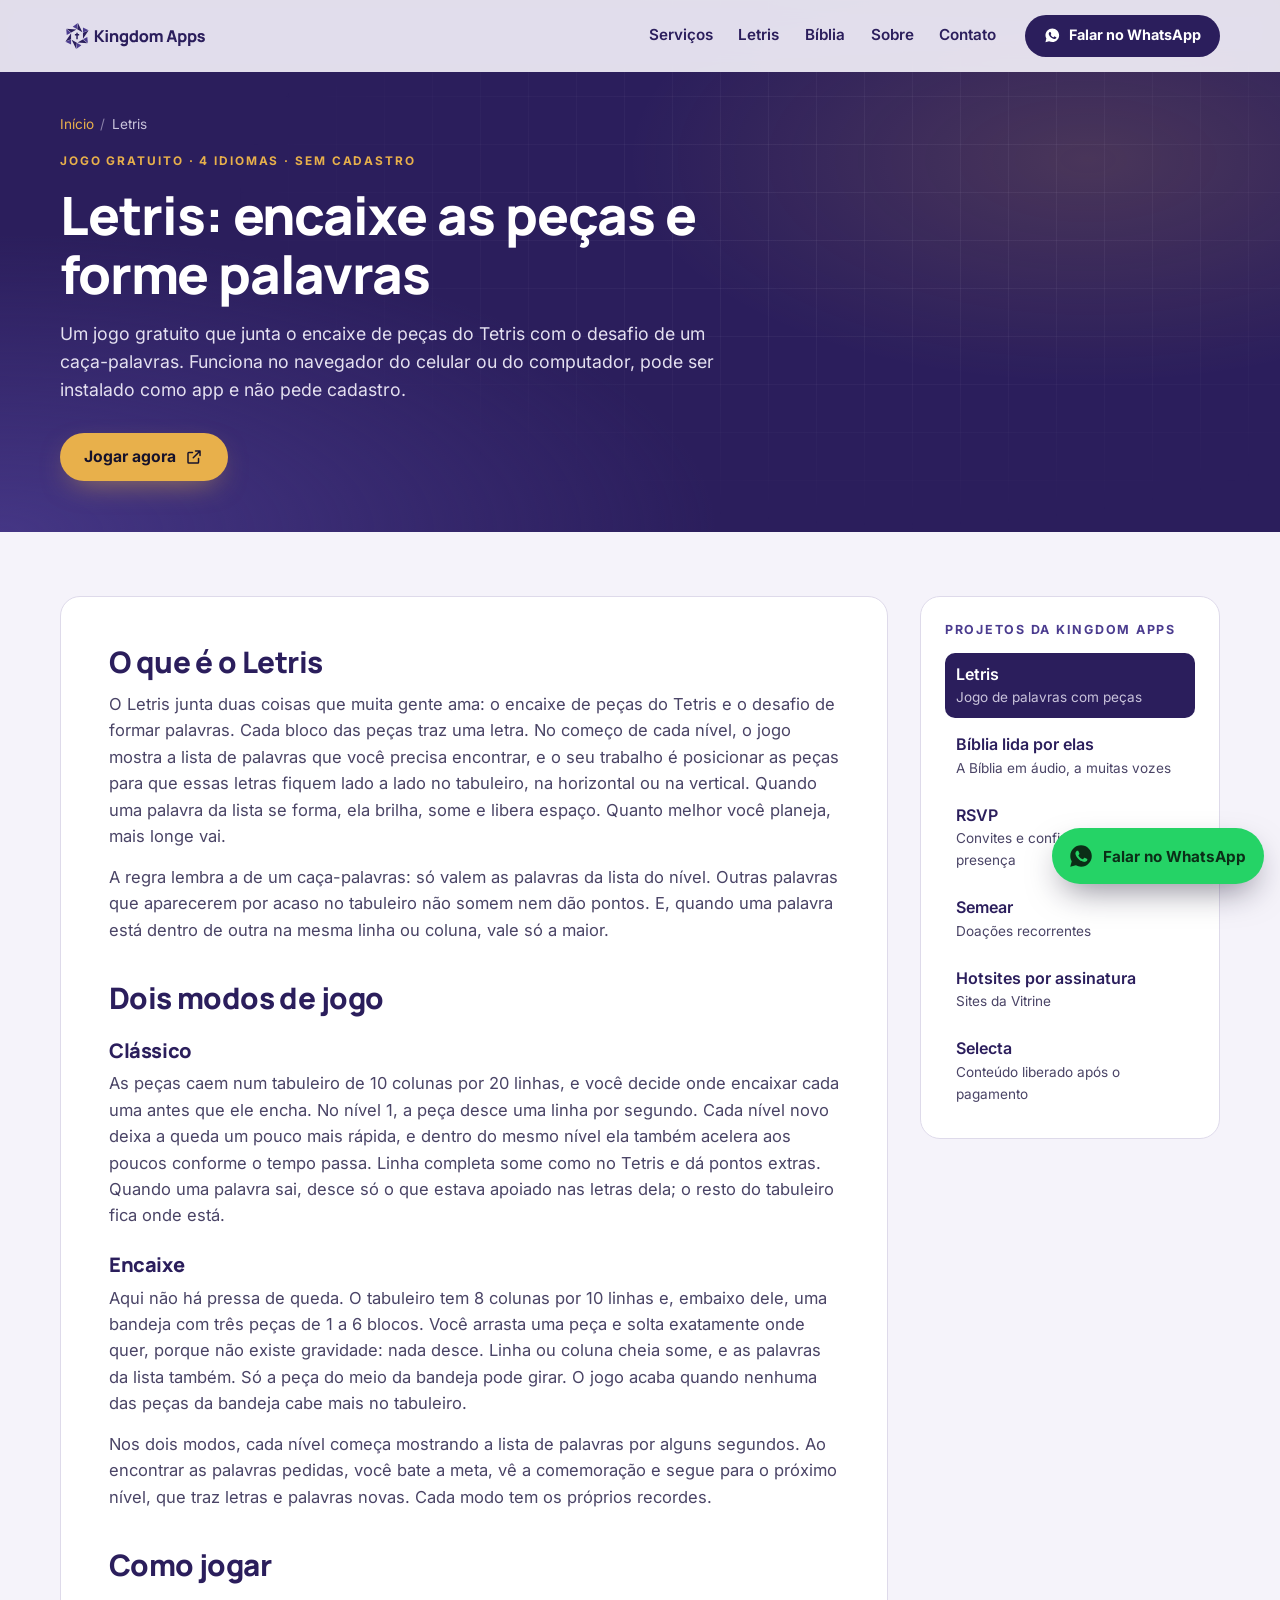
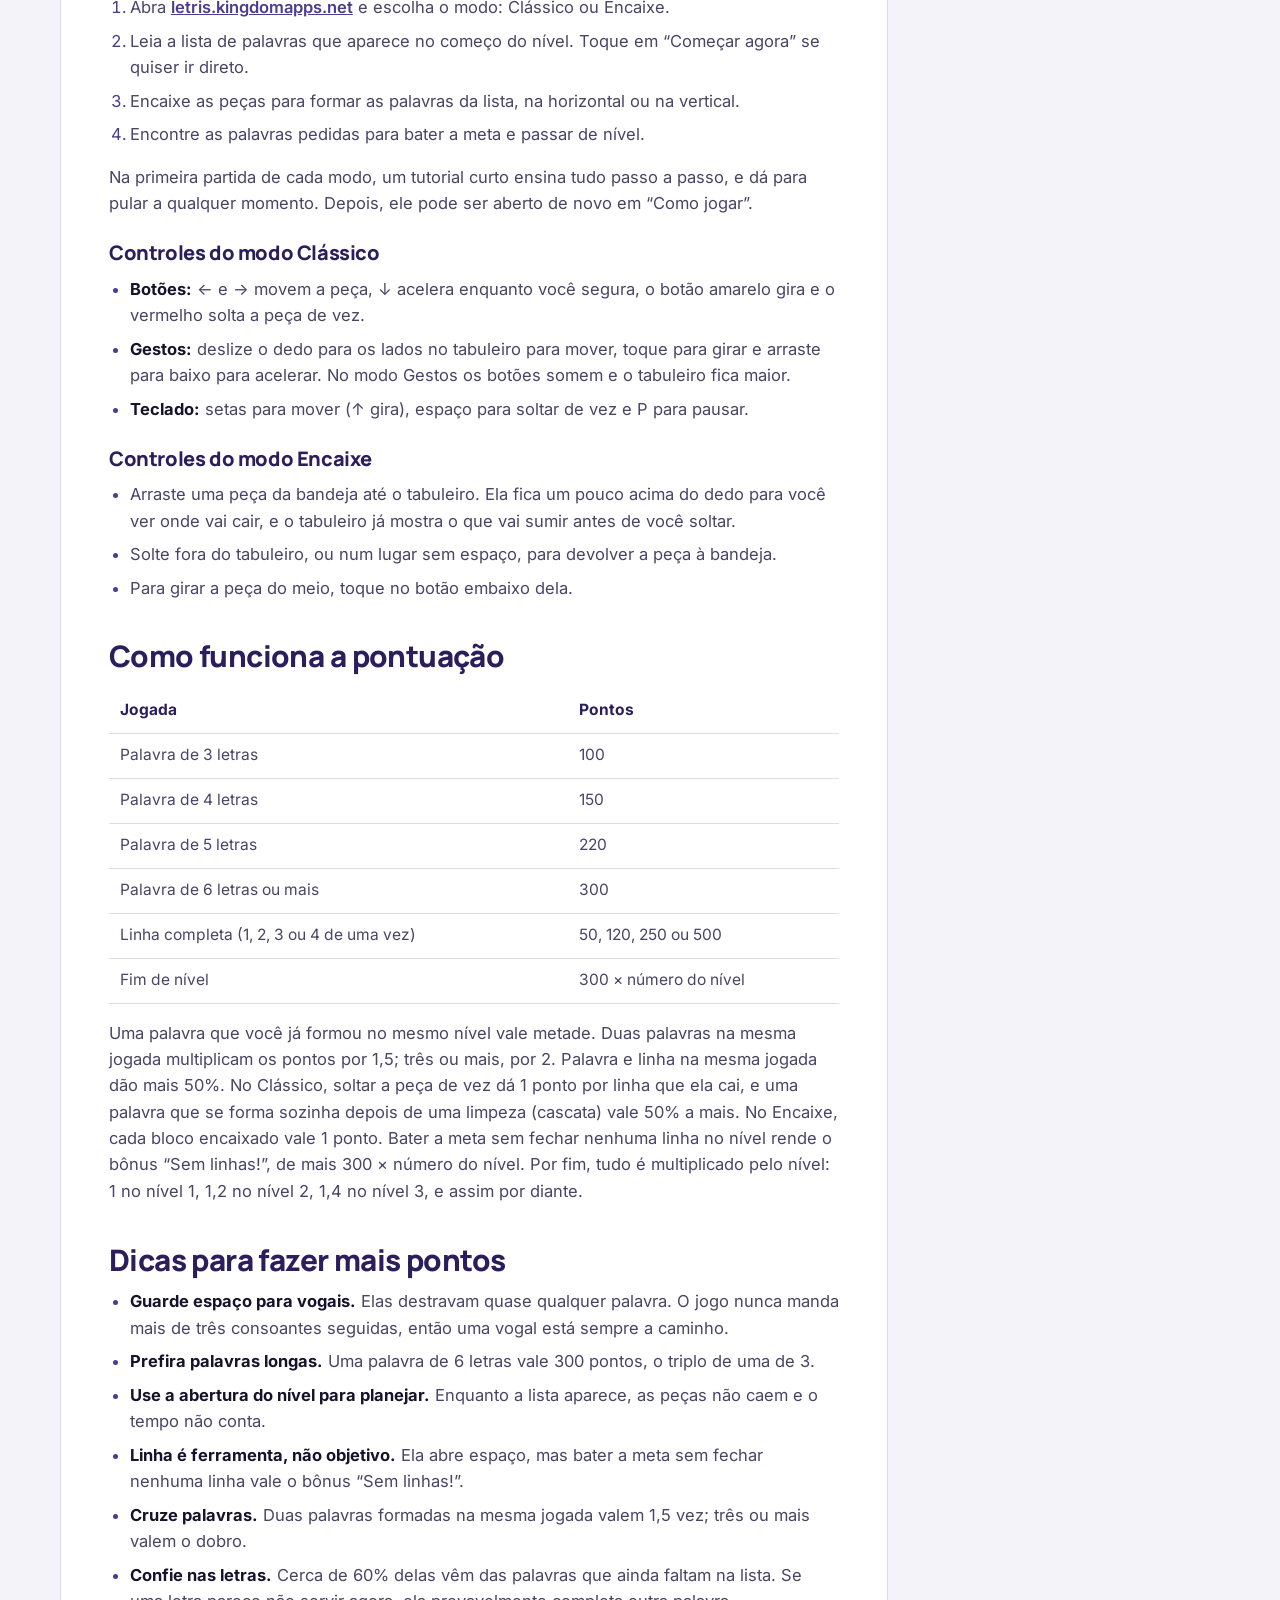
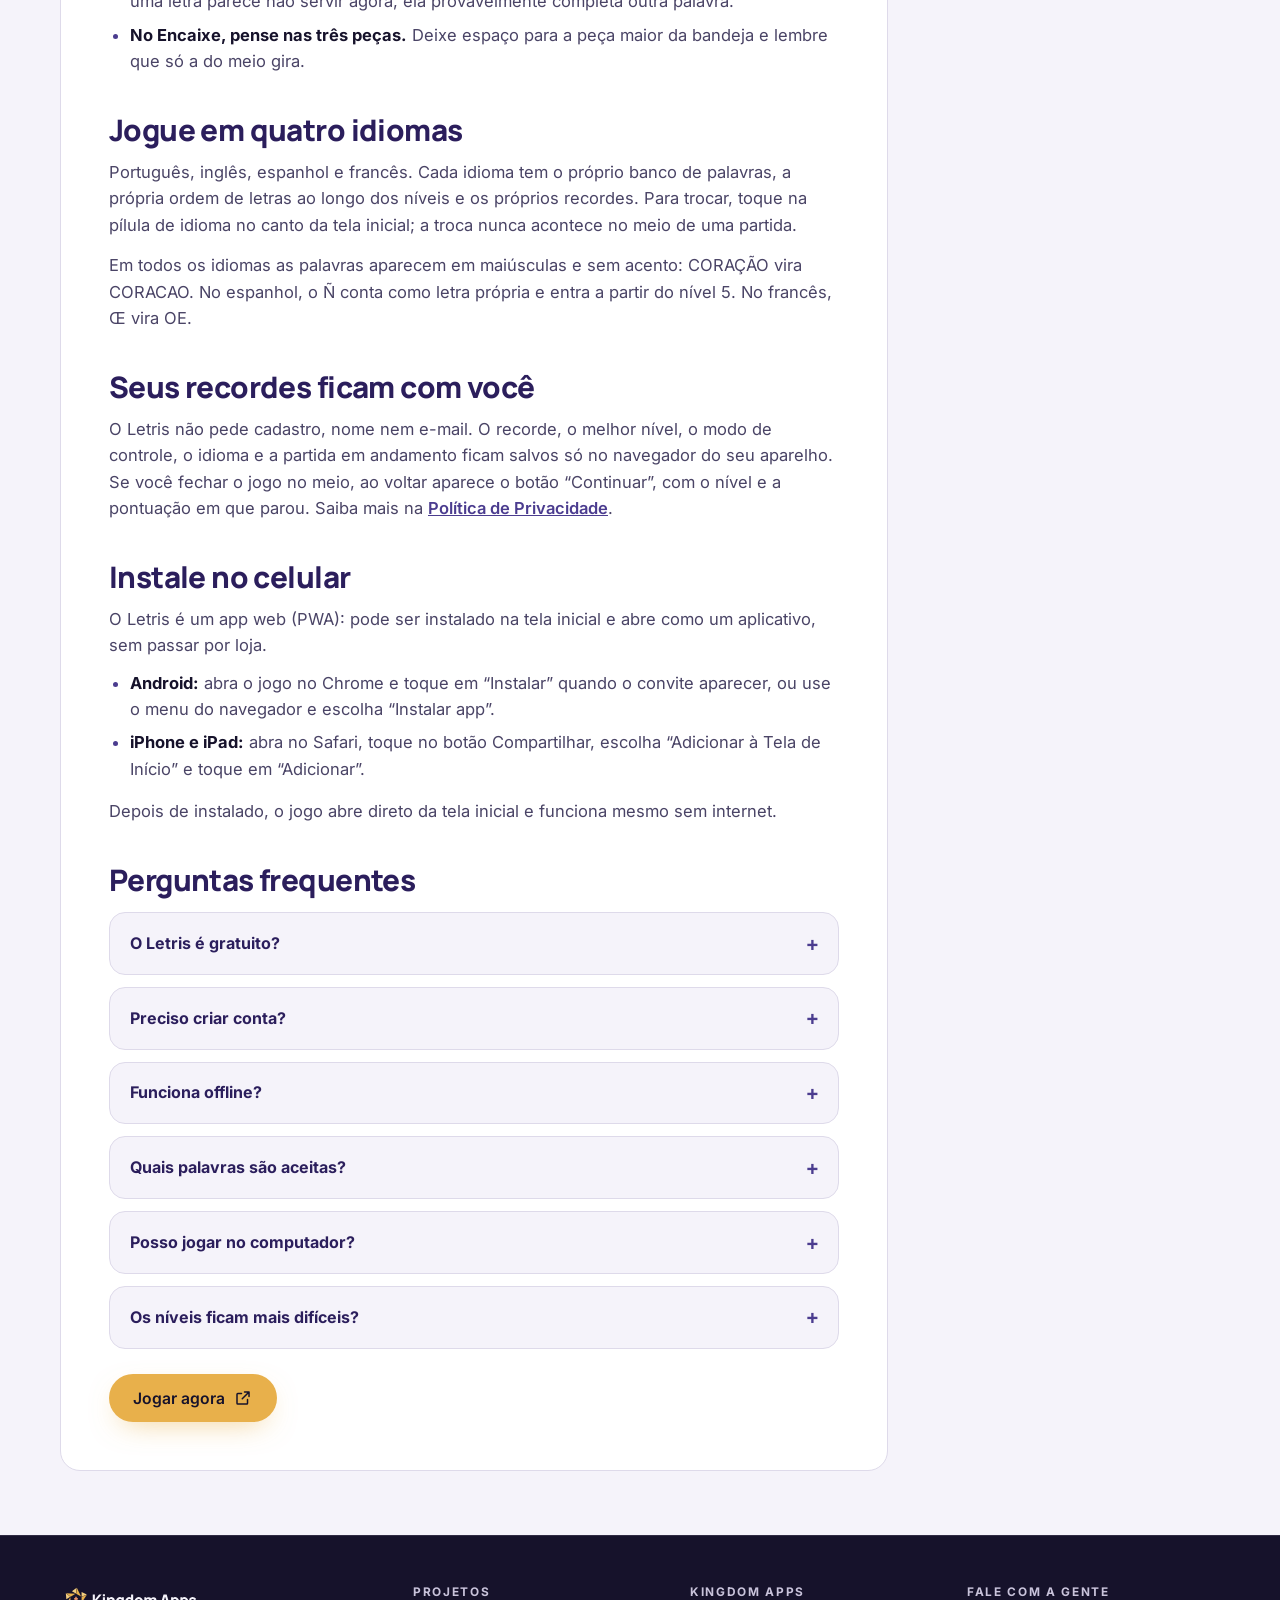
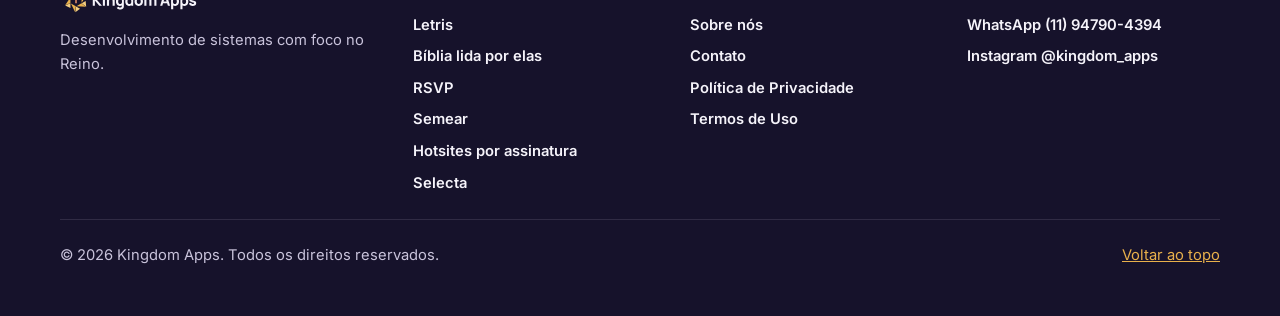
<file: letris/index.html>
<!DOCTYPE html>
<html lang="pt-BR">
<head>
  <meta charset="UTF-8" />
  <meta name="viewport" content="width=device-width, initial-scale=1" />
  <meta name="robots" content="index, follow" />
  <meta name="theme-color" content="#2B1E5C" />
  <title>Letris: jogo de encaixar peças e formar palavras · Kingdom Apps</title>
  <meta name="description" content="Letris junta o encaixe de peças do Tetris com um caça-palavras. Gratuito, sem cadastro, em português, inglês, espanhol e francês, com modo Clássico e modo Encaixe." />
  <link rel="canonical" href="https://kingdomapps.net/letris/" />
  <meta property="og:type" content="website" />
  <meta property="og:url" content="https://kingdomapps.net/letris/" />
  <meta property="og:locale" content="pt_BR" />
  <meta property="og:site_name" content="Kingdom Apps" />
  <meta property="og:title" content="Letris: jogo de encaixar peças e formar palavras · Kingdom Apps" />
  <meta property="og:description" content="Letris junta o encaixe de peças do Tetris com um caça-palavras. Gratuito, sem cadastro, em português, inglês, espanhol e francês, com modo Clássico e modo Encaixe." />
  <meta property="og:image" content="https://kingdomapps.net/assets/brand/letris-logo.png" />
  <meta property="og:image:alt" content="Logo do Letris, com blocos coloridos formando a palavra LETRIS" />
  <meta name="twitter:card" content="summary_large_image" />
  <link rel="icon" href="/assets/brand/avatar-instagram.svg" type="image/svg+xml" />
  <link rel="preload" href="/assets/fonts/manrope-800.woff2" as="font" type="font/woff2" crossorigin />
  <link rel="preload" href="/assets/fonts/inter-var.woff2" as="font" type="font/woff2" crossorigin />
  <link rel="stylesheet" href="/assets/site.css" />
<!-- Google AdSense -->
<meta name="google-adsense-account" content="ca-pub-2445285097738073" />
<script async src="https://pagead2.googlesyndication.com/pagead/js/adsbygoogle.js?client=ca-pub-2445285097738073" crossorigin="anonymous"></script>
<!-- Google tag (gtag.js) -->
<script async src="https://www.googletagmanager.com/gtag/js?id=G-NJ030BJ0Z8"></script>
<script>
  window.dataLayer = window.dataLayer || [];
  function gtag(){dataLayer.push(arguments);}
  gtag('js', new Date());
  gtag('config', 'G-NJ030BJ0Z8');
</script>
<script>/* Kingdomapps GA4 eventos CTA */(function(){try{var ev=function(n,p){try{if(typeof gtag==='function')gtag('event',n,p);}catch(e){}};document.addEventListener('click',function(e){var a=e.target&&e.target.closest?e.target.closest('a[href]'):null;if(!a)return;var h=a.href||'',p={link_url:h};if(a.dataset&&a.dataset.plan)p.plan=a.dataset.plan;if(/wa\.me|api\.whatsapp\.com|whatsapp:/i.test(h))ev('click_whatsapp',p);else if(/ifood/i.test(h))ev('click_ifood',p);else if(/99app|99food|\/\/(www\.)?99\.|food\.99/i.test(h))ev('click_99',p);},true);document.addEventListener('submit',function(e){var f=e.target;ev('generate_lead',{form_id:(f&&(f.id||f.getAttribute('name')))||'form',page_location:location.href});},true);}catch(e){}})();</script>
</head>
<body>
  <a class="skip" href="#conteudo">Pular para o conteúdo</a>

  <header class="site-header">
    <div class="wrap header-inner">
      <a href="/" class="logo"><img src="/assets/brand/horizontal.svg" alt="Kingdom Apps" width="175" height="40" /></a>
      <button type="button" class="menu-btn" aria-expanded="false" aria-controls="nav"><span class="menu-bars" aria-hidden="true"></span><span class="menu-label">Menu</span></button>
      <nav id="nav" class="nav" aria-label="Principal">
        <ul>
          <li><a href="/#servicos">Serviços</a></li>
          <li><a href="/letris/">Letris</a></li>
          <li><a href="/biblia/">Bíblia</a></li>
          <li><a href="/sobre/">Sobre</a></li>
          <li><a href="/contato/">Contato</a></li>
        </ul>
        <a class="btn btn-indigo btn-sm" href="https://wa.me/5511947904394?text=Ol%C3%A1%21%20Vim%20pelo%20site%20da%20Kingdom%20Apps%20e%20quero%20saber%20mais." target="_blank" rel="noopener" aria-label="Falar com a Kingdom Apps pelo WhatsApp (abre em nova aba)"><svg class="ico" aria-hidden="true" focusable="false"><use href="#i-wa"/></svg>Falar no WhatsApp</a>
      </nav>
    </div>
  </header>

  <main id="conteudo">
    <section class="page-hero" id="topo" aria-labelledby="page-title">
      <div class="hero-grid" aria-hidden="true"></div>
      <div class="wrap">
        <nav class="crumbs" aria-label="Você está em"><ol><li><a href="/">Início</a></li><li aria-current="page">Letris</li></ol></nav>
        <p class="eyebrow eyebrow-gold">Jogo gratuito · 4 idiomas · Sem cadastro</p>
        <h1 id="page-title">Letris: encaixe as peças e forme palavras</h1>
        <p class="lead">Um jogo gratuito que junta o encaixe de peças do Tetris com o desafio de um caça-palavras. Funciona no navegador do celular ou do computador, pode ser instalado como app e não pede cadastro.</p>
        <div class="cta-row"><a class="btn btn-gold" href="https://letris.kingdomapps.net/" target="_blank" rel="noopener" aria-label="Jogar agora (abre em nova aba)">Jogar agora<svg class="ico" aria-hidden="true" focusable="false" viewBox="0 0 24 24"><use href="#i-ext"/></svg></a></div>
      </div>
    </section>

    <div class="page-body">
      <div class="wrap page-grid">
        <article class="prose">

<section aria-labelledby="o-que-e">
<h2 id="o-que-e">O que é o Letris</h2>
<p>O Letris junta duas coisas que muita gente ama: o encaixe de peças do Tetris e o desafio de formar palavras. Cada bloco das peças traz uma letra. No começo de cada nível, o jogo mostra a lista de palavras que você precisa encontrar, e o seu trabalho é posicionar as peças para que essas letras fiquem lado a lado no tabuleiro, na horizontal ou na vertical. Quando uma palavra da lista se forma, ela brilha, some e libera espaço. Quanto melhor você planeja, mais longe vai.</p>
<p>A regra lembra a de um caça-palavras: só valem as palavras da lista do nível. Outras palavras que aparecerem por acaso no tabuleiro não somem nem dão pontos. E, quando uma palavra está dentro de outra na mesma linha ou coluna, vale só a maior.</p>
</section>

<section aria-labelledby="modos">
<h2 id="modos">Dois modos de jogo</h2>
<h3>Clássico</h3>
<p>As peças caem num tabuleiro de 10 colunas por 20 linhas, e você decide onde encaixar cada uma antes que ele encha. No nível 1, a peça desce uma linha por segundo. Cada nível novo deixa a queda um pouco mais rápida, e dentro do mesmo nível ela também acelera aos poucos conforme o tempo passa. Linha completa some como no Tetris e dá pontos extras. Quando uma palavra sai, desce só o que estava apoiado nas letras dela; o resto do tabuleiro fica onde está.</p>
<h3>Encaixe</h3>
<p>Aqui não há pressa de queda. O tabuleiro tem 8 colunas por 10 linhas e, embaixo dele, uma bandeja com três peças de 1 a 6 blocos. Você arrasta uma peça e solta exatamente onde quer, porque não existe gravidade: nada desce. Linha ou coluna cheia some, e as palavras da lista também. Só a peça do meio da bandeja pode girar. O jogo acaba quando nenhuma das peças da bandeja cabe mais no tabuleiro.</p>
<p>Nos dois modos, cada nível começa mostrando a lista de palavras por alguns segundos. Ao encontrar as palavras pedidas, você bate a meta, vê a comemoração e segue para o próximo nível, que traz letras e palavras novas. Cada modo tem os próprios recordes.</p>
</section>

<section aria-labelledby="como-jogar">
<h2 id="como-jogar">Como jogar</h2>
<ol>
<li>Abra <a href="https://letris.kingdomapps.net/">letris.kingdomapps.net</a> e escolha o modo: Clássico ou Encaixe.</li>
<li>Leia a lista de palavras que aparece no começo do nível. Toque em “Começar agora” se quiser ir direto.</li>
<li>Encaixe as peças para formar as palavras da lista, na horizontal ou na vertical.</li>
<li>Encontre as palavras pedidas para bater a meta e passar de nível.</li>
</ol>
<p>Na primeira partida de cada modo, um tutorial curto ensina tudo passo a passo, e dá para pular a qualquer momento. Depois, ele pode ser aberto de novo em “Como jogar”.</p>
<h3>Controles do modo Clássico</h3>
<ul>
<li><strong>Botões:</strong> ← e → movem a peça, ↓ acelera enquanto você segura, o botão amarelo gira e o vermelho solta a peça de vez.</li>
<li><strong>Gestos:</strong> deslize o dedo para os lados no tabuleiro para mover, toque para girar e arraste para baixo para acelerar. No modo Gestos os botões somem e o tabuleiro fica maior.</li>
<li><strong>Teclado:</strong> setas para mover (↑ gira), espaço para soltar de vez e P para pausar.</li>
</ul>
<h3>Controles do modo Encaixe</h3>
<ul>
<li>Arraste uma peça da bandeja até o tabuleiro. Ela fica um pouco acima do dedo para você ver onde vai cair, e o tabuleiro já mostra o que vai sumir antes de você soltar.</li>
<li>Solte fora do tabuleiro, ou num lugar sem espaço, para devolver a peça à bandeja.</li>
<li>Para girar a peça do meio, toque no botão embaixo dela.</li>
</ul>
</section>

<section aria-labelledby="pontos">
<h2 id="pontos">Como funciona a pontuação</h2>
<table>
<thead><tr><th scope="col">Jogada</th><th scope="col">Pontos</th></tr></thead>
<tbody>
<tr><td>Palavra de 3 letras</td><td>100</td></tr>
<tr><td>Palavra de 4 letras</td><td>150</td></tr>
<tr><td>Palavra de 5 letras</td><td>220</td></tr>
<tr><td>Palavra de 6 letras ou mais</td><td>300</td></tr>
<tr><td>Linha completa (1, 2, 3 ou 4 de uma vez)</td><td>50, 120, 250 ou 500</td></tr>
<tr><td>Fim de nível</td><td>300 × número do nível</td></tr>
</tbody>
</table>
<p>Uma palavra que você já formou no mesmo nível vale metade. Duas palavras na mesma jogada multiplicam os pontos por 1,5; três ou mais, por 2. Palavra e linha na mesma jogada dão mais 50%. No Clássico, soltar a peça de vez dá 1 ponto por linha que ela cai, e uma palavra que se forma sozinha depois de uma limpeza (cascata) vale 50% a mais. No Encaixe, cada bloco encaixado vale 1 ponto. Bater a meta sem fechar nenhuma linha no nível rende o bônus “Sem linhas!”, de mais 300 × número do nível. Por fim, tudo é multiplicado pelo nível: 1 no nível 1, 1,2 no nível 2, 1,4 no nível 3, e assim por diante.</p>
</section>

<section aria-labelledby="dicas">
<h2 id="dicas">Dicas para fazer mais pontos</h2>
<ul>
<li><strong>Guarde espaço para vogais.</strong> Elas destravam quase qualquer palavra. O jogo nunca manda mais de três consoantes seguidas, então uma vogal está sempre a caminho.</li>
<li><strong>Prefira palavras longas.</strong> Uma palavra de 6 letras vale 300 pontos, o triplo de uma de 3.</li>
<li><strong>Use a abertura do nível para planejar.</strong> Enquanto a lista aparece, as peças não caem e o tempo não conta.</li>
<li><strong>Linha é ferramenta, não objetivo.</strong> Ela abre espaço, mas bater a meta sem fechar nenhuma linha vale o bônus “Sem linhas!”.</li>
<li><strong>Cruze palavras.</strong> Duas palavras formadas na mesma jogada valem 1,5 vez; três ou mais valem o dobro.</li>
<li><strong>Confie nas letras.</strong> Cerca de 60% delas vêm das palavras que ainda faltam na lista. Se uma letra parece não servir agora, ela provavelmente completa outra palavra.</li>
<li><strong>No Encaixe, pense nas três peças.</strong> Deixe espaço para a peça maior da bandeja e lembre que só a do meio gira.</li>
</ul>
</section>

<section aria-labelledby="idiomas">
<h2 id="idiomas">Jogue em quatro idiomas</h2>
<p>Português, inglês, espanhol e francês. Cada idioma tem o próprio banco de palavras, a própria ordem de letras ao longo dos níveis e os próprios recordes. Para trocar, toque na pílula de idioma no canto da tela inicial; a troca nunca acontece no meio de uma partida.</p>
<p>Em todos os idiomas as palavras aparecem em maiúsculas e sem acento: CORAÇÃO vira CORACAO. No espanhol, o Ñ conta como letra própria e entra a partir do nível 5. No francês, Œ vira OE.</p>
</section>

<section aria-labelledby="recordes">
<h2 id="recordes">Seus recordes ficam com você</h2>
<p>O Letris não pede cadastro, nome nem e-mail. O recorde, o melhor nível, o modo de controle, o idioma e a partida em andamento ficam salvos só no navegador do seu aparelho. Se você fechar o jogo no meio, ao voltar aparece o botão “Continuar”, com o nível e a pontuação em que parou. Saiba mais na <a href="/privacidade/">Política de Privacidade</a>.</p>
</section>

<section aria-labelledby="instalar">
<h2 id="instalar">Instale no celular</h2>
<p>O Letris é um app web (PWA): pode ser instalado na tela inicial e abre como um aplicativo, sem passar por loja.</p>
<ul>
<li><strong>Android:</strong> abra o jogo no Chrome e toque em “Instalar” quando o convite aparecer, ou use o menu do navegador e escolha “Instalar app”.</li>
<li><strong>iPhone e iPad:</strong> abra no Safari, toque no botão Compartilhar, escolha “Adicionar à Tela de Início” e toque em “Adicionar”.</li>
</ul>
<p>Depois de instalado, o jogo abre direto da tela inicial e funciona mesmo sem internet.</p>
</section>

<section aria-labelledby="faq-letris">
<h2 id="faq-letris">Perguntas frequentes</h2>
<div class="qa-list"><details class="qa"><summary>O Letris é gratuito?</summary><p>Sim. O jogo é gratuito e se mantém com anúncios exibidos entre os níveis e nas telas de fim de nível e de fim de jogo.</p></details><details class="qa"><summary>Preciso criar conta?</summary><p>Não. Não há cadastro: os recordes ficam salvos só no seu aparelho.</p></details><details class="qa"><summary>Funciona offline?</summary><p>Sim. Depois do primeiro acesso, o jogo fica guardado no aparelho e abre mesmo sem internet.</p></details><details class="qa"><summary>Quais palavras são aceitas?</summary><p>Só as da lista de cada nível. As listas são sorteadas de um banco próprio de palavras comuns de cada idioma, de 3 a 6 letras ou mais, sem nomes próprios nem marcas. Na mesma partida, nenhuma palavra sorteada se repete.</p></details><details class="qa"><summary>Posso jogar no computador?</summary><p>Pode. No computador, use o teclado: setas para mover e girar, espaço para soltar e P para pausar.</p></details><details class="qa"><summary>Os níveis ficam mais difíceis?</summary><p>Ficam. Cada nível traz letras novas e palavras maiores, e no Clássico as peças caem mais rápido.</p></details></div>
<div class="cta-row"><a class="btn btn-gold" href="https://letris.kingdomapps.net/" target="_blank" rel="noopener" aria-label="Jogar agora (abre em nova aba)">Jogar agora<svg class="ico" aria-hidden="true" focusable="false" viewBox="0 0 24 24"><use href="#i-ext"/></svg></a></div>
</section>
        </article>
        <aside class="aside" aria-labelledby="aside-t">
            <h2 id="aside-t">Projetos da Kingdom Apps</h2>
            <ul><li><a href="/letris/" aria-current="page">Letris<small>Jogo de palavras com peças</small></a></li><li><a href="/biblia/">Bíblia lida por elas<small>A Bíblia em áudio, a muitas vozes</small></a></li><li><a href="/rsvp/">RSVP<small>Convites e confirmação de presença</small></a></li><li><a href="/semear/">Semear<small>Doações recorrentes</small></a></li><li><a href="/hotsites/">Hotsites por assinatura<small>Sites da Vitrine</small></a></li><li><a href="/selecta/">Selecta<small>Conteúdo liberado após o pagamento</small></a></li></ul>
            
          </aside>
      </div>
    </div>
  </main>

  <footer class="site-footer">
    <div class="wrap footer-inner">
      <div class="footer-brand">
        <img src="/assets/brand/horizontal-negativo.svg" alt="Kingdom Apps" width="175" height="40" loading="lazy" />
        <p>Desenvolvimento de sistemas com foco no Reino.</p>
      </div>
      <nav class="footer-col" aria-label="Projetos">
        <h2 class="footer-h">Projetos</h2>
        <ul>
            <li><a href="/letris/">Letris</a></li>
            <li><a href="/biblia/">Bíblia lida por elas</a></li>
            <li><a href="/rsvp/">RSVP</a></li>
            <li><a href="/semear/">Semear</a></li>
            <li><a href="/hotsites/">Hotsites por assinatura</a></li>
            <li><a href="/selecta/">Selecta</a></li>
        </ul>
      </nav>
      <nav class="footer-col" aria-label="Institucional">
        <h2 class="footer-h">Kingdom Apps</h2>
        <ul>
            <li><a href="/sobre/">Sobre nós</a></li>
            <li><a href="/contato/">Contato</a></li>
            <li><a href="/privacidade/">Política de Privacidade</a></li>
            <li><a href="/termos/">Termos de Uso</a></li>
        </ul>
      </nav>
      <div class="footer-col">
        <h2 class="footer-h">Fale com a gente</h2>
        <ul>
          <li><a href="https://wa.me/5511947904394?text=Ol%C3%A1%21%20Vim%20pelo%20site%20da%20Kingdom%20Apps%20e%20quero%20saber%20mais." target="_blank" rel="noopener" aria-label="Falar com a Kingdom Apps pelo WhatsApp (abre em nova aba)">WhatsApp (11) 94790-4394</a></li>
          <li><a href="https://www.instagram.com/kingdom_apps/" target="_blank" rel="noopener" aria-label="Abrir o perfil @kingdom_apps no Instagram (abre em nova aba)">Instagram @kingdom_apps</a></li>
        </ul>
      </div>
      <div class="footer-bottom">
        <p>© <span id="ano">2026</span> Kingdom Apps. Todos os direitos reservados.</p>
        <a href="#topo" class="to-top">Voltar ao topo</a>
      </div>
    </div>
  </footer>

  <a class="wa-float" href="https://wa.me/5511947904394?text=Ol%C3%A1%21%20Vim%20pelo%20site%20da%20Kingdom%20Apps%20e%20quero%20saber%20mais." target="_blank" rel="noopener" aria-label="Falar com a Kingdom Apps pelo WhatsApp"><svg class="ico" aria-hidden="true" focusable="false"><use href="#i-wa"/></svg><span>Falar no WhatsApp</span></a>

  <svg width="0" height="0" style="position:absolute" aria-hidden="true" focusable="false">
    <symbol id="i-wa" viewBox="0 0 24 24"><path fill="currentColor" d="M12.04 2C6.58 2 2.13 6.45 2.13 11.91c0 1.75.46 3.45 1.32 4.95L2.05 22l5.25-1.38a9.9 9.9 0 0 0 4.74 1.21c5.46 0 9.91-4.45 9.91-9.91S17.5 2 12.04 2Zm5.8 14.03c-.24.68-1.42 1.32-1.96 1.37-.5.05-.97.24-3.27-.68-2.77-1.09-4.52-3.93-4.66-4.11-.13-.18-1.1-1.47-1.1-2.81 0-1.34.7-2 .96-2.27.24-.27.53-.33.71-.33l.51.01c.16.01.38-.06.6.46.24.55.78 1.89.85 2.03.07.14.11.3.02.48-.09.18-.14.3-.27.46l-.41.48c-.14.13-.28.28-.12.55.16.27.71 1.17 1.52 1.9 1.05.93 1.93 1.22 2.2 1.36.27.14.43.11.59-.07.16-.18.68-.79.86-1.07.18-.27.36-.23.6-.14.25.09 1.57.74 1.84.88.27.14.45.2.52.31.07.12.07.66-.17 1.33Z"/></symbol>
    <symbol id="i-ig" viewBox="0 0 24 24"><path fill="none" stroke="currentColor" stroke-width="1.8" d="M7 3h10a4 4 0 0 1 4 4v10a4 4 0 0 1-4 4H7a4 4 0 0 1-4-4V7a4 4 0 0 1 4-4Z"/><circle cx="12" cy="12" r="4" fill="none" stroke="currentColor" stroke-width="1.8"/><circle cx="17.5" cy="6.5" r="1.2" fill="currentColor"/></symbol>
    <symbol id="i-rsvp" viewBox="0 0 24 24"><g fill="none" stroke="currentColor" stroke-width="1.7" stroke-linecap="round" stroke-linejoin="round"><path d="M3 8.5 12 14l9-5.5"/><rect x="3" y="5" width="18" height="14" rx="2.5"/><circle cx="18" cy="17" r="4" fill="currentColor" stroke="none" opacity=".25"/><path d="m16.2 17 1.3 1.3 2.4-2.5"/></g></symbol>
    <symbol id="i-rec" viewBox="0 0 24 24"><g fill="none" stroke="currentColor" stroke-width="1.7" stroke-linecap="round" stroke-linejoin="round"><path d="M12 21v-8"/><path d="M12 13c0-4 3-6 7-6 0 4-3 6-7 6Z"/><path d="M12 15c0-3-2.4-5-6-5 0 3 2.4 5 6 5Z"/><path d="M8 21h8"/></g></symbol>
    <symbol id="i-site" viewBox="0 0 24 24"><g fill="none" stroke="currentColor" stroke-width="1.7" stroke-linecap="round" stroke-linejoin="round"><rect x="2.5" y="4" width="19" height="16" rx="2.5"/><path d="M2.5 8.5h19M5.8 6.3h.01M8.3 6.3h.01M6 12h7M6 15.5h4.5M15.5 11.5h3v5h-3z"/></g></symbol>
    <symbol id="i-church" viewBox="0 0 24 24"><g fill="none" stroke="currentColor" stroke-width="1.7" stroke-linecap="round" stroke-linejoin="round"><path d="M12 2v5M10 4h4M5 21V12l7-5 7 5v9"/><path d="M10 21v-4a2 2 0 0 1 4 0v4M3 21h18"/></g></symbol>
    <symbol id="i-people" viewBox="0 0 24 24"><g fill="none" stroke="currentColor" stroke-width="1.7" stroke-linecap="round" stroke-linejoin="round"><circle cx="9" cy="8" r="3.2"/><path d="M3 20c0-3.3 2.7-6 6-6s6 2.7 6 6"/><circle cx="17" cy="9" r="2.5"/><path d="M16.5 14.1c2.6.3 4.5 2.6 4.5 5.4"/></g></symbol>
    <symbol id="i-store" viewBox="0 0 24 24"><g fill="none" stroke="currentColor" stroke-width="1.7" stroke-linecap="round" stroke-linejoin="round"><path d="M4 10v10h16V10M3 6l1.5-3h15L21 6v1.5a3 3 0 0 1-6 0 3 3 0 0 1-6 0 3 3 0 0 1-6 0Z"/><path d="M10 20v-5h4v5"/></g></symbol>
    <symbol id="i-play" viewBox="0 0 24 24"><g fill="none" stroke="currentColor" stroke-width="1.7" stroke-linecap="round" stroke-linejoin="round"><rect x="2.5" y="4" width="19" height="13" rx="2.5"/><path d="m10 8.2 4.5 2.8-4.5 2.8z"/><path d="M8 20.5h8"/><rect x="16.5" y="12.5" width="5" height="4" rx="1" fill="currentColor" stroke="none" opacity=".3"/></g></symbol>
    <symbol id="i-ext" viewBox="0 0 24 24"><g fill="none" stroke="currentColor" stroke-width="2" stroke-linecap="round" stroke-linejoin="round"><path d="M14 4h6v6M20 4l-9 9M18 14v5a1 1 0 0 1-1 1H5a1 1 0 0 1-1-1V7a1 1 0 0 1 1-1h5"/></g></symbol>
  </svg>

  <script src="/assets/site.js"></script>
</body>
</html>
</file>
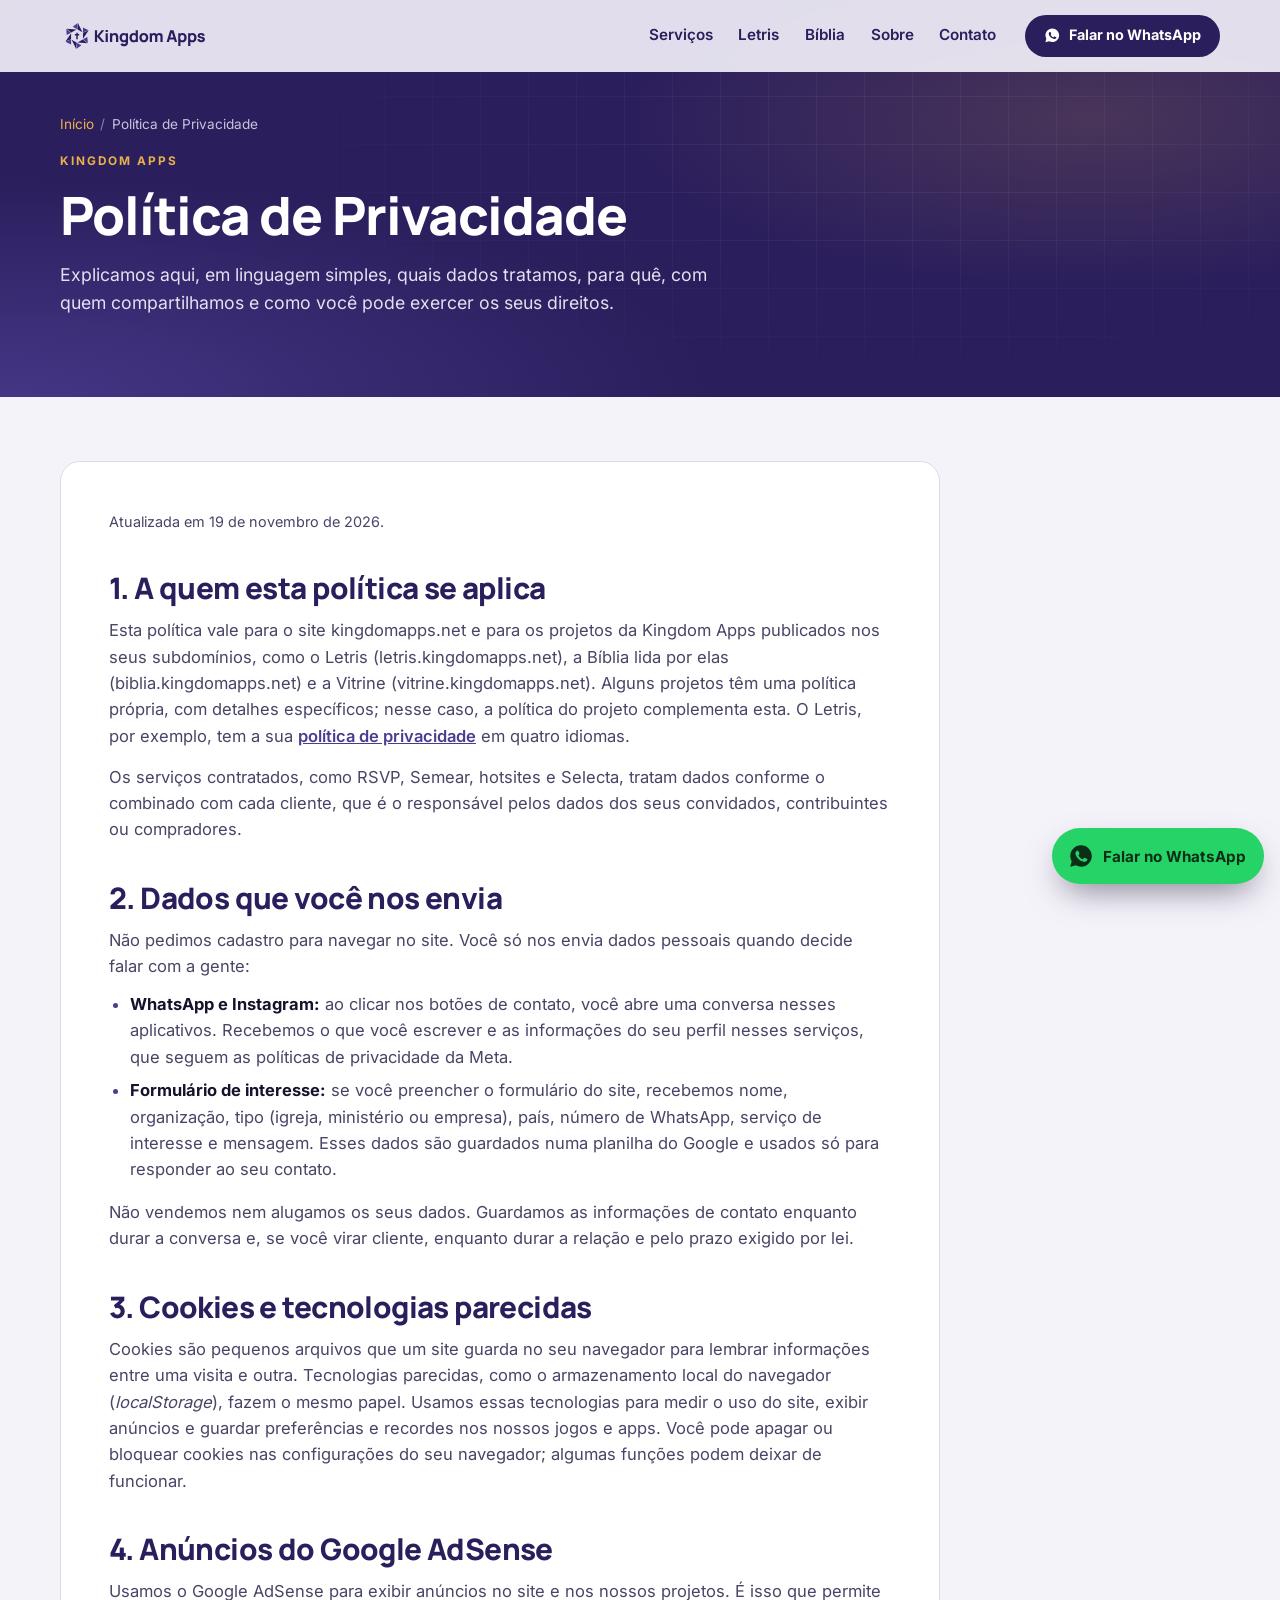
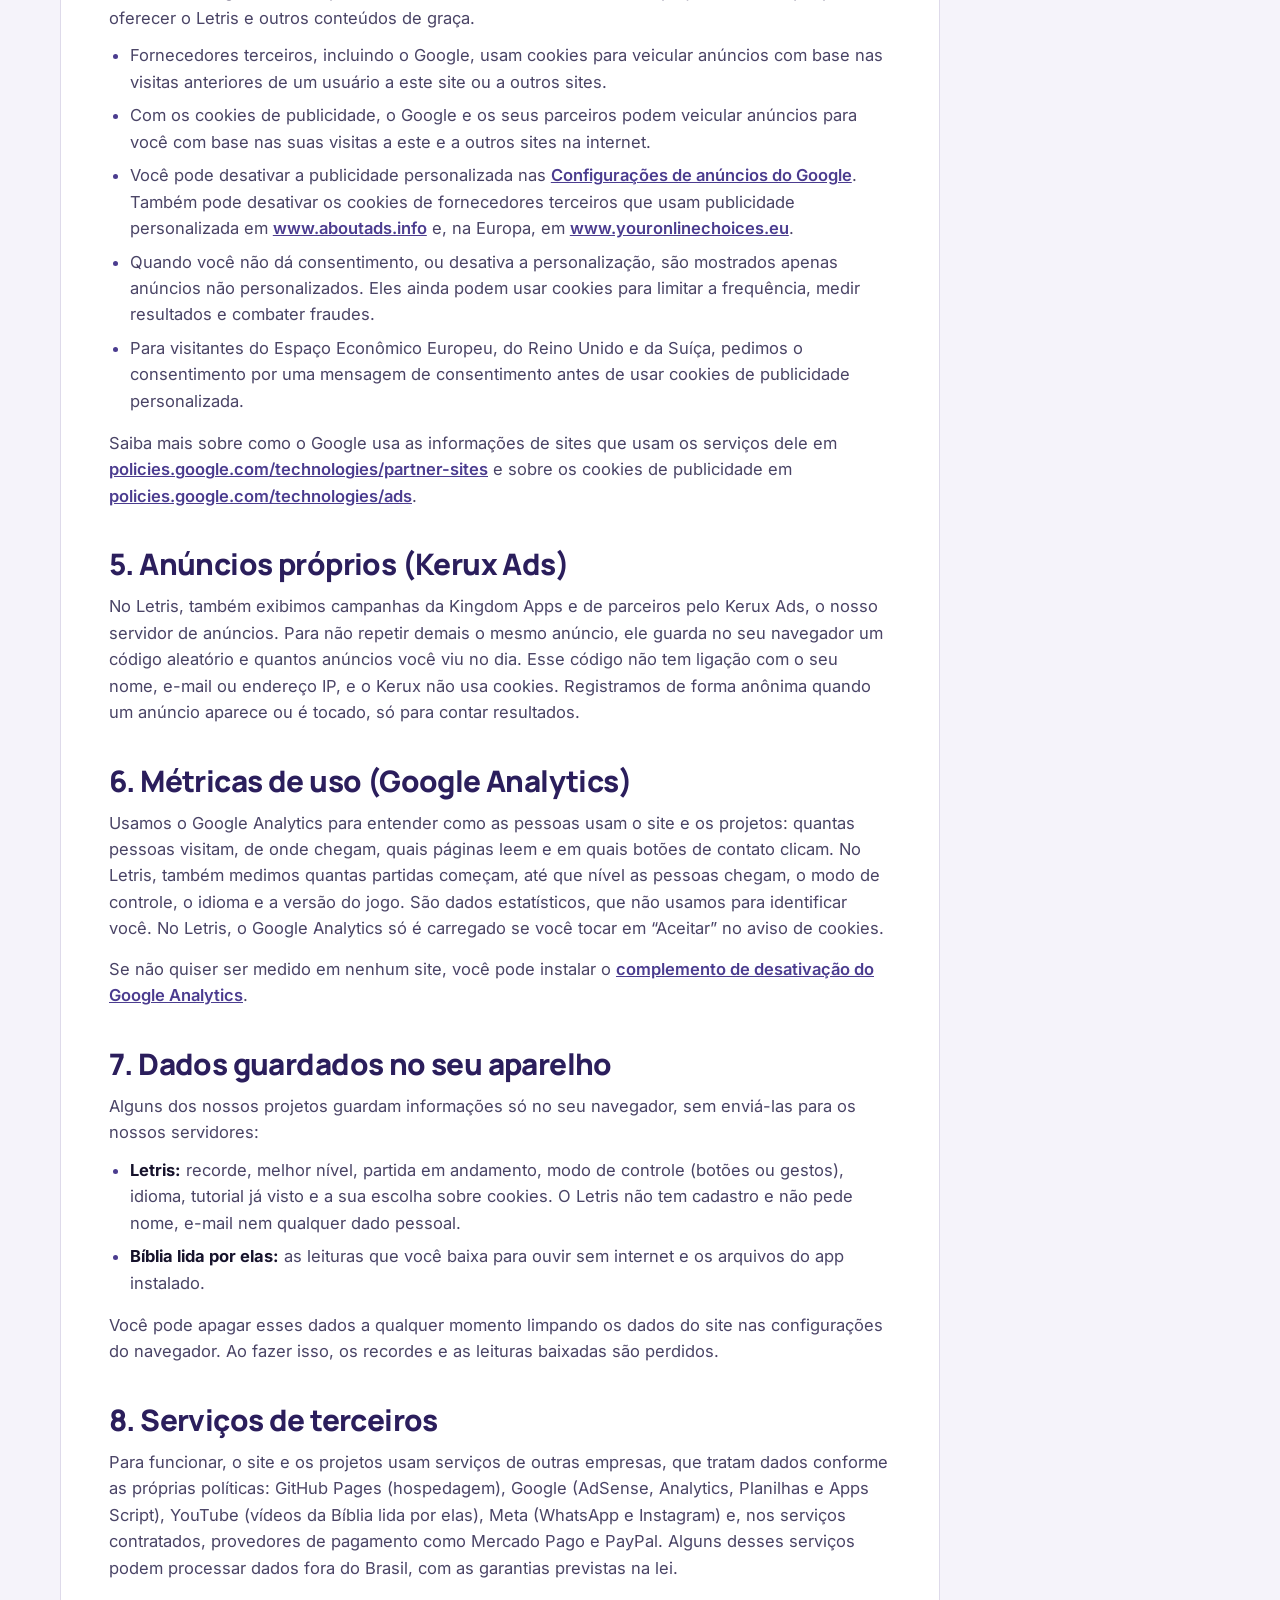
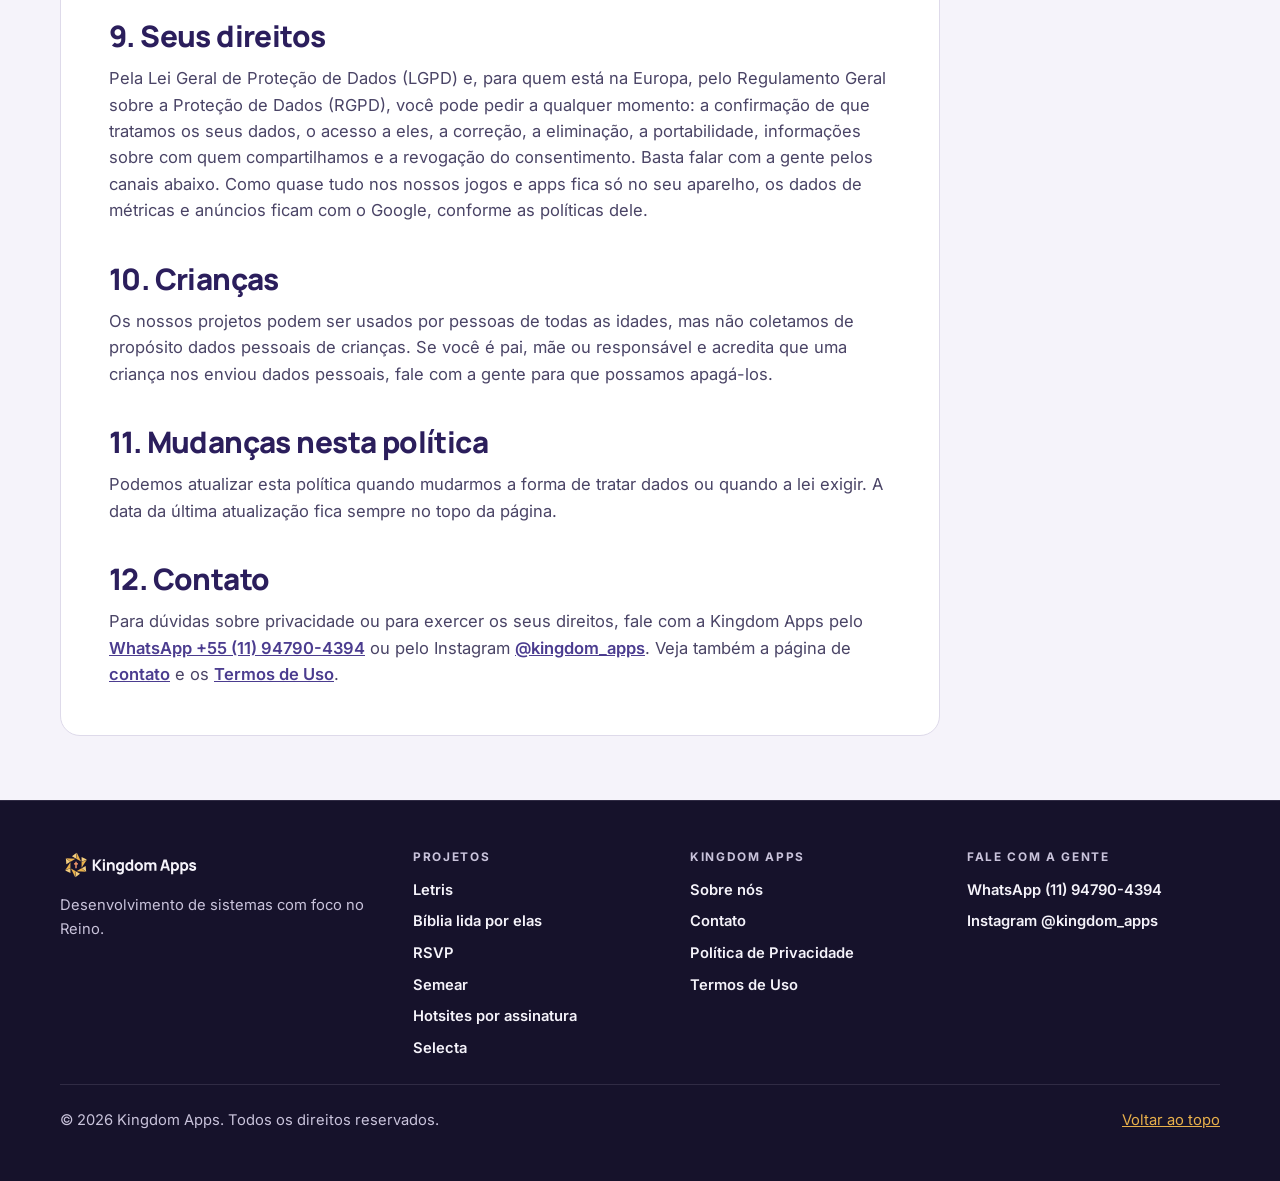
<file: privacidade/index.html>
<!DOCTYPE html>
<html lang="pt-BR">
<head>
  <meta charset="UTF-8" />
  <meta name="viewport" content="width=device-width, initial-scale=1" />
  <meta name="robots" content="index, follow" />
  <meta name="theme-color" content="#2B1E5C" />
  <title>Política de Privacidade · Kingdom Apps</title>
  <meta name="description" content="Como a Kingdom Apps trata dados pessoais, cookies, Google AdSense, anúncios personalizados, Google Analytics e dados guardados no seu aparelho, como os recordes do Letris." />
  <link rel="canonical" href="https://kingdomapps.net/privacidade/" />
  <meta property="og:type" content="website" />
  <meta property="og:url" content="https://kingdomapps.net/privacidade/" />
  <meta property="og:locale" content="pt_BR" />
  <meta property="og:site_name" content="Kingdom Apps" />
  <meta property="og:title" content="Política de Privacidade · Kingdom Apps" />
  <meta property="og:description" content="Como a Kingdom Apps trata dados pessoais, cookies, Google AdSense, anúncios personalizados, Google Analytics e dados guardados no seu aparelho, como os recordes do Letris." />
  <meta property="og:image" content="https://kingdomapps.net/assets/og-image.png" />
  <meta property="og:image:alt" content="Logo da Kingdom Apps sobre fundo índigo" />
  <meta name="twitter:card" content="summary_large_image" />
  <link rel="icon" href="/assets/brand/avatar-instagram.svg" type="image/svg+xml" />
  <link rel="preload" href="/assets/fonts/manrope-800.woff2" as="font" type="font/woff2" crossorigin />
  <link rel="preload" href="/assets/fonts/inter-var.woff2" as="font" type="font/woff2" crossorigin />
  <link rel="stylesheet" href="/assets/site.css" />
<!-- Google AdSense -->
<meta name="google-adsense-account" content="ca-pub-2445285097738073" />
<script async src="https://pagead2.googlesyndication.com/pagead/js/adsbygoogle.js?client=ca-pub-2445285097738073" crossorigin="anonymous"></script>
<!-- Google tag (gtag.js) -->
<script async src="https://www.googletagmanager.com/gtag/js?id=G-NJ030BJ0Z8"></script>
<script>
  window.dataLayer = window.dataLayer || [];
  function gtag(){dataLayer.push(arguments);}
  gtag('js', new Date());
  gtag('config', 'G-NJ030BJ0Z8');
</script>
<script>/* Kingdomapps GA4 eventos CTA */(function(){try{var ev=function(n,p){try{if(typeof gtag==='function')gtag('event',n,p);}catch(e){}};document.addEventListener('click',function(e){var a=e.target&&e.target.closest?e.target.closest('a[href]'):null;if(!a)return;var h=a.href||'',p={link_url:h};if(a.dataset&&a.dataset.plan)p.plan=a.dataset.plan;if(/wa\.me|api\.whatsapp\.com|whatsapp:/i.test(h))ev('click_whatsapp',p);else if(/ifood/i.test(h))ev('click_ifood',p);else if(/99app|99food|\/\/(www\.)?99\.|food\.99/i.test(h))ev('click_99',p);},true);document.addEventListener('submit',function(e){var f=e.target;ev('generate_lead',{form_id:(f&&(f.id||f.getAttribute('name')))||'form',page_location:location.href});},true);}catch(e){}})();</script>
</head>
<body>
  <a class="skip" href="#conteudo">Pular para o conteúdo</a>

  <header class="site-header">
    <div class="wrap header-inner">
      <a href="/" class="logo"><img src="/assets/brand/horizontal.svg" alt="Kingdom Apps" width="175" height="40" /></a>
      <button type="button" class="menu-btn" aria-expanded="false" aria-controls="nav"><span class="menu-bars" aria-hidden="true"></span><span class="menu-label">Menu</span></button>
      <nav id="nav" class="nav" aria-label="Principal">
        <ul>
          <li><a href="/#servicos">Serviços</a></li>
          <li><a href="/letris/">Letris</a></li>
          <li><a href="/biblia/">Bíblia</a></li>
          <li><a href="/sobre/">Sobre</a></li>
          <li><a href="/contato/">Contato</a></li>
        </ul>
        <a class="btn btn-indigo btn-sm" href="https://wa.me/5511947904394?text=Ol%C3%A1%21%20Vim%20pelo%20site%20da%20Kingdom%20Apps%20e%20quero%20saber%20mais." target="_blank" rel="noopener" aria-label="Falar com a Kingdom Apps pelo WhatsApp (abre em nova aba)"><svg class="ico" aria-hidden="true" focusable="false"><use href="#i-wa"/></svg>Falar no WhatsApp</a>
      </nav>
    </div>
  </header>

  <main id="conteudo">
    <section class="page-hero" id="topo" aria-labelledby="page-title">
      <div class="hero-grid" aria-hidden="true"></div>
      <div class="wrap">
        <nav class="crumbs" aria-label="Você está em"><ol><li><a href="/">Início</a></li><li aria-current="page">Política de Privacidade</li></ol></nav>
        <p class="eyebrow eyebrow-gold">Kingdom Apps</p>
        <h1 id="page-title">Política de Privacidade</h1>
        <p class="lead">Explicamos aqui, em linguagem simples, quais dados tratamos, para quê, com quem compartilhamos e como você pode exercer os seus direitos.</p>
        <div class="cta-row"></div>
      </div>
    </section>

    <div class="page-body">
      <div class="wrap page-grid page-grid-single">
        <article class="prose">

<p class="updated">Atualizada em 19 de novembro de 2026.</p>

<section aria-labelledby="p-escopo">
<h2 id="p-escopo">1. A quem esta política se aplica</h2>
<p>Esta política vale para o site kingdomapps.net e para os projetos da Kingdom Apps publicados nos seus subdomínios, como o Letris (letris.kingdomapps.net), a Bíblia lida por elas (biblia.kingdomapps.net) e a Vitrine (vitrine.kingdomapps.net). Alguns projetos têm uma política própria, com detalhes específicos; nesse caso, a política do projeto complementa esta. O Letris, por exemplo, tem a sua <a href="https://letris.kingdomapps.net/privacidade.html">política de privacidade</a> em quatro idiomas.</p>
<p>Os serviços contratados, como RSVP, Semear, hotsites e Selecta, tratam dados conforme o combinado com cada cliente, que é o responsável pelos dados dos seus convidados, contribuintes ou compradores.</p>
</section>

<section aria-labelledby="p-enviados">
<h2 id="p-enviados">2. Dados que você nos envia</h2>
<p>Não pedimos cadastro para navegar no site. Você só nos envia dados pessoais quando decide falar com a gente:</p>
<ul>
<li><strong>WhatsApp e Instagram:</strong> ao clicar nos botões de contato, você abre uma conversa nesses aplicativos. Recebemos o que você escrever e as informações do seu perfil nesses serviços, que seguem as políticas de privacidade da Meta.</li>
<li><strong>Formulário de interesse:</strong> se você preencher o formulário do site, recebemos nome, organização, tipo (igreja, ministério ou empresa), país, número de WhatsApp, serviço de interesse e mensagem. Esses dados são guardados numa planilha do Google e usados só para responder ao seu contato.</li>
</ul>
<p>Não vendemos nem alugamos os seus dados. Guardamos as informações de contato enquanto durar a conversa e, se você virar cliente, enquanto durar a relação e pelo prazo exigido por lei.</p>
</section>

<section aria-labelledby="p-cookies">
<h2 id="p-cookies">3. Cookies e tecnologias parecidas</h2>
<p>Cookies são pequenos arquivos que um site guarda no seu navegador para lembrar informações entre uma visita e outra. Tecnologias parecidas, como o armazenamento local do navegador (<em>localStorage</em>), fazem o mesmo papel. Usamos essas tecnologias para medir o uso do site, exibir anúncios e guardar preferências e recordes nos nossos jogos e apps. Você pode apagar ou bloquear cookies nas configurações do seu navegador; algumas funções podem deixar de funcionar.</p>
</section>

<section aria-labelledby="p-adsense">
<h2 id="p-adsense">4. Anúncios do Google AdSense</h2>
<p>Usamos o Google AdSense para exibir anúncios no site e nos nossos projetos. É isso que permite oferecer o Letris e outros conteúdos de graça.</p>
<ul>
<li>Fornecedores terceiros, incluindo o Google, usam cookies para veicular anúncios com base nas visitas anteriores de um usuário a este site ou a outros sites.</li>
<li>Com os cookies de publicidade, o Google e os seus parceiros podem veicular anúncios para você com base nas suas visitas a este e a outros sites na internet.</li>
<li>Você pode desativar a publicidade personalizada nas <a href="https://adssettings.google.com/" target="_blank" rel="noopener">Configurações de anúncios do Google</a>. Também pode desativar os cookies de fornecedores terceiros que usam publicidade personalizada em <a href="https://www.aboutads.info/choices/" target="_blank" rel="noopener">www.aboutads.info</a> e, na Europa, em <a href="https://www.youronlinechoices.eu/" target="_blank" rel="noopener">www.youronlinechoices.eu</a>.</li>
<li>Quando você não dá consentimento, ou desativa a personalização, são mostrados apenas anúncios não personalizados. Eles ainda podem usar cookies para limitar a frequência, medir resultados e combater fraudes.</li>
<li>Para visitantes do Espaço Econômico Europeu, do Reino Unido e da Suíça, pedimos o consentimento por uma mensagem de consentimento antes de usar cookies de publicidade personalizada.</li>
</ul>
<p>Saiba mais sobre como o Google usa as informações de sites que usam os serviços dele em <a href="https://policies.google.com/technologies/partner-sites" target="_blank" rel="noopener">policies.google.com/technologies/partner-sites</a> e sobre os cookies de publicidade em <a href="https://policies.google.com/technologies/ads" target="_blank" rel="noopener">policies.google.com/technologies/ads</a>.</p>
</section>

<section aria-labelledby="p-kerux">
<h2 id="p-kerux">5. Anúncios próprios (Kerux Ads)</h2>
<p>No Letris, também exibimos campanhas da Kingdom Apps e de parceiros pelo Kerux Ads, o nosso servidor de anúncios. Para não repetir demais o mesmo anúncio, ele guarda no seu navegador um código aleatório e quantos anúncios você viu no dia. Esse código não tem ligação com o seu nome, e-mail ou endereço IP, e o Kerux não usa cookies. Registramos de forma anônima quando um anúncio aparece ou é tocado, só para contar resultados.</p>
</section>

<section aria-labelledby="p-analytics">
<h2 id="p-analytics">6. Métricas de uso (Google Analytics)</h2>
<p>Usamos o Google Analytics para entender como as pessoas usam o site e os projetos: quantas pessoas visitam, de onde chegam, quais páginas leem e em quais botões de contato clicam. No Letris, também medimos quantas partidas começam, até que nível as pessoas chegam, o modo de controle, o idioma e a versão do jogo. São dados estatísticos, que não usamos para identificar você. No Letris, o Google Analytics só é carregado se você tocar em “Aceitar” no aviso de cookies.</p>
<p>Se não quiser ser medido em nenhum site, você pode instalar o <a href="https://tools.google.com/dlpage/gaoptout" target="_blank" rel="noopener">complemento de desativação do Google Analytics</a>.</p>
</section>

<section aria-labelledby="p-aparelho">
<h2 id="p-aparelho">7. Dados guardados no seu aparelho</h2>
<p>Alguns dos nossos projetos guardam informações só no seu navegador, sem enviá-las para os nossos servidores:</p>
<ul>
<li><strong>Letris:</strong> recorde, melhor nível, partida em andamento, modo de controle (botões ou gestos), idioma, tutorial já visto e a sua escolha sobre cookies. O Letris não tem cadastro e não pede nome, e-mail nem qualquer dado pessoal.</li>
<li><strong>Bíblia lida por elas:</strong> as leituras que você baixa para ouvir sem internet e os arquivos do app instalado.</li>
</ul>
<p>Você pode apagar esses dados a qualquer momento limpando os dados do site nas configurações do navegador. Ao fazer isso, os recordes e as leituras baixadas são perdidos.</p>
</section>

<section aria-labelledby="p-terceiros">
<h2 id="p-terceiros">8. Serviços de terceiros</h2>
<p>Para funcionar, o site e os projetos usam serviços de outras empresas, que tratam dados conforme as próprias políticas: GitHub Pages (hospedagem), Google (AdSense, Analytics, Planilhas e Apps Script), YouTube (vídeos da Bíblia lida por elas), Meta (WhatsApp e Instagram) e, nos serviços contratados, provedores de pagamento como Mercado Pago e PayPal. Alguns desses serviços podem processar dados fora do Brasil, com as garantias previstas na lei.</p>
</section>

<section aria-labelledby="p-direitos">
<h2 id="p-direitos">9. Seus direitos</h2>
<p>Pela Lei Geral de Proteção de Dados (LGPD) e, para quem está na Europa, pelo Regulamento Geral sobre a Proteção de Dados (RGPD), você pode pedir a qualquer momento: a confirmação de que tratamos os seus dados, o acesso a eles, a correção, a eliminação, a portabilidade, informações sobre com quem compartilhamos e a revogação do consentimento. Basta falar com a gente pelos canais abaixo. Como quase tudo nos nossos jogos e apps fica só no seu aparelho, os dados de métricas e anúncios ficam com o Google, conforme as políticas dele.</p>
</section>

<section aria-labelledby="p-criancas">
<h2 id="p-criancas">10. Crianças</h2>
<p>Os nossos projetos podem ser usados por pessoas de todas as idades, mas não coletamos de propósito dados pessoais de crianças. Se você é pai, mãe ou responsável e acredita que uma criança nos enviou dados pessoais, fale com a gente para que possamos apagá-los.</p>
</section>

<section aria-labelledby="p-mudancas">
<h2 id="p-mudancas">11. Mudanças nesta política</h2>
<p>Podemos atualizar esta política quando mudarmos a forma de tratar dados ou quando a lei exigir. A data da última atualização fica sempre no topo da página.</p>
</section>

<section aria-labelledby="p-contato">
<h2 id="p-contato">12. Contato</h2>
<p>Para dúvidas sobre privacidade ou para exercer os seus direitos, fale com a Kingdom Apps pelo <a href="https://wa.me/5511947904394" target="_blank" rel="noopener">WhatsApp +55 (11) 94790-4394</a> ou pelo Instagram <a href="https://www.instagram.com/kingdom_apps/" target="_blank" rel="noopener">@kingdom_apps</a>. Veja também a página de <a href="/contato/">contato</a> e os <a href="/termos/">Termos de Uso</a>.</p>
</section>
        </article>
        
      </div>
    </div>
  </main>

  <footer class="site-footer">
    <div class="wrap footer-inner">
      <div class="footer-brand">
        <img src="/assets/brand/horizontal-negativo.svg" alt="Kingdom Apps" width="175" height="40" loading="lazy" />
        <p>Desenvolvimento de sistemas com foco no Reino.</p>
      </div>
      <nav class="footer-col" aria-label="Projetos">
        <h2 class="footer-h">Projetos</h2>
        <ul>
            <li><a href="/letris/">Letris</a></li>
            <li><a href="/biblia/">Bíblia lida por elas</a></li>
            <li><a href="/rsvp/">RSVP</a></li>
            <li><a href="/semear/">Semear</a></li>
            <li><a href="/hotsites/">Hotsites por assinatura</a></li>
            <li><a href="/selecta/">Selecta</a></li>
        </ul>
      </nav>
      <nav class="footer-col" aria-label="Institucional">
        <h2 class="footer-h">Kingdom Apps</h2>
        <ul>
            <li><a href="/sobre/">Sobre nós</a></li>
            <li><a href="/contato/">Contato</a></li>
            <li><a href="/privacidade/">Política de Privacidade</a></li>
            <li><a href="/termos/">Termos de Uso</a></li>
        </ul>
      </nav>
      <div class="footer-col">
        <h2 class="footer-h">Fale com a gente</h2>
        <ul>
          <li><a href="https://wa.me/5511947904394?text=Ol%C3%A1%21%20Vim%20pelo%20site%20da%20Kingdom%20Apps%20e%20quero%20saber%20mais." target="_blank" rel="noopener" aria-label="Falar com a Kingdom Apps pelo WhatsApp (abre em nova aba)">WhatsApp (11) 94790-4394</a></li>
          <li><a href="https://www.instagram.com/kingdom_apps/" target="_blank" rel="noopener" aria-label="Abrir o perfil @kingdom_apps no Instagram (abre em nova aba)">Instagram @kingdom_apps</a></li>
        </ul>
      </div>
      <div class="footer-bottom">
        <p>© <span id="ano">2026</span> Kingdom Apps. Todos os direitos reservados.</p>
        <a href="#topo" class="to-top">Voltar ao topo</a>
      </div>
    </div>
  </footer>

  <a class="wa-float" href="https://wa.me/5511947904394?text=Ol%C3%A1%21%20Vim%20pelo%20site%20da%20Kingdom%20Apps%20e%20quero%20saber%20mais." target="_blank" rel="noopener" aria-label="Falar com a Kingdom Apps pelo WhatsApp"><svg class="ico" aria-hidden="true" focusable="false"><use href="#i-wa"/></svg><span>Falar no WhatsApp</span></a>

  <svg width="0" height="0" style="position:absolute" aria-hidden="true" focusable="false">
    <symbol id="i-wa" viewBox="0 0 24 24"><path fill="currentColor" d="M12.04 2C6.58 2 2.13 6.45 2.13 11.91c0 1.75.46 3.45 1.32 4.95L2.05 22l5.25-1.38a9.9 9.9 0 0 0 4.74 1.21c5.46 0 9.91-4.45 9.91-9.91S17.5 2 12.04 2Zm5.8 14.03c-.24.68-1.42 1.32-1.96 1.37-.5.05-.97.24-3.27-.68-2.77-1.09-4.52-3.93-4.66-4.11-.13-.18-1.1-1.47-1.1-2.81 0-1.34.7-2 .96-2.27.24-.27.53-.33.71-.33l.51.01c.16.01.38-.06.6.46.24.55.78 1.89.85 2.03.07.14.11.3.02.48-.09.18-.14.3-.27.46l-.41.48c-.14.13-.28.28-.12.55.16.27.71 1.17 1.52 1.9 1.05.93 1.93 1.22 2.2 1.36.27.14.43.11.59-.07.16-.18.68-.79.86-1.07.18-.27.36-.23.6-.14.25.09 1.57.74 1.84.88.27.14.45.2.52.31.07.12.07.66-.17 1.33Z"/></symbol>
    <symbol id="i-ig" viewBox="0 0 24 24"><path fill="none" stroke="currentColor" stroke-width="1.8" d="M7 3h10a4 4 0 0 1 4 4v10a4 4 0 0 1-4 4H7a4 4 0 0 1-4-4V7a4 4 0 0 1 4-4Z"/><circle cx="12" cy="12" r="4" fill="none" stroke="currentColor" stroke-width="1.8"/><circle cx="17.5" cy="6.5" r="1.2" fill="currentColor"/></symbol>
    <symbol id="i-rsvp" viewBox="0 0 24 24"><g fill="none" stroke="currentColor" stroke-width="1.7" stroke-linecap="round" stroke-linejoin="round"><path d="M3 8.5 12 14l9-5.5"/><rect x="3" y="5" width="18" height="14" rx="2.5"/><circle cx="18" cy="17" r="4" fill="currentColor" stroke="none" opacity=".25"/><path d="m16.2 17 1.3 1.3 2.4-2.5"/></g></symbol>
    <symbol id="i-rec" viewBox="0 0 24 24"><g fill="none" stroke="currentColor" stroke-width="1.7" stroke-linecap="round" stroke-linejoin="round"><path d="M12 21v-8"/><path d="M12 13c0-4 3-6 7-6 0 4-3 6-7 6Z"/><path d="M12 15c0-3-2.4-5-6-5 0 3 2.4 5 6 5Z"/><path d="M8 21h8"/></g></symbol>
    <symbol id="i-site" viewBox="0 0 24 24"><g fill="none" stroke="currentColor" stroke-width="1.7" stroke-linecap="round" stroke-linejoin="round"><rect x="2.5" y="4" width="19" height="16" rx="2.5"/><path d="M2.5 8.5h19M5.8 6.3h.01M8.3 6.3h.01M6 12h7M6 15.5h4.5M15.5 11.5h3v5h-3z"/></g></symbol>
    <symbol id="i-church" viewBox="0 0 24 24"><g fill="none" stroke="currentColor" stroke-width="1.7" stroke-linecap="round" stroke-linejoin="round"><path d="M12 2v5M10 4h4M5 21V12l7-5 7 5v9"/><path d="M10 21v-4a2 2 0 0 1 4 0v4M3 21h18"/></g></symbol>
    <symbol id="i-people" viewBox="0 0 24 24"><g fill="none" stroke="currentColor" stroke-width="1.7" stroke-linecap="round" stroke-linejoin="round"><circle cx="9" cy="8" r="3.2"/><path d="M3 20c0-3.3 2.7-6 6-6s6 2.7 6 6"/><circle cx="17" cy="9" r="2.5"/><path d="M16.5 14.1c2.6.3 4.5 2.6 4.5 5.4"/></g></symbol>
    <symbol id="i-store" viewBox="0 0 24 24"><g fill="none" stroke="currentColor" stroke-width="1.7" stroke-linecap="round" stroke-linejoin="round"><path d="M4 10v10h16V10M3 6l1.5-3h15L21 6v1.5a3 3 0 0 1-6 0 3 3 0 0 1-6 0 3 3 0 0 1-6 0Z"/><path d="M10 20v-5h4v5"/></g></symbol>
    <symbol id="i-play" viewBox="0 0 24 24"><g fill="none" stroke="currentColor" stroke-width="1.7" stroke-linecap="round" stroke-linejoin="round"><rect x="2.5" y="4" width="19" height="13" rx="2.5"/><path d="m10 8.2 4.5 2.8-4.5 2.8z"/><path d="M8 20.5h8"/><rect x="16.5" y="12.5" width="5" height="4" rx="1" fill="currentColor" stroke="none" opacity=".3"/></g></symbol>
    <symbol id="i-ext" viewBox="0 0 24 24"><g fill="none" stroke="currentColor" stroke-width="2" stroke-linecap="round" stroke-linejoin="round"><path d="M14 4h6v6M20 4l-9 9M18 14v5a1 1 0 0 1-1 1H5a1 1 0 0 1-1-1V7a1 1 0 0 1 1-1h5"/></g></symbol>
  </svg>

  <script src="/assets/site.js"></script>
</body>
</html>
</file>
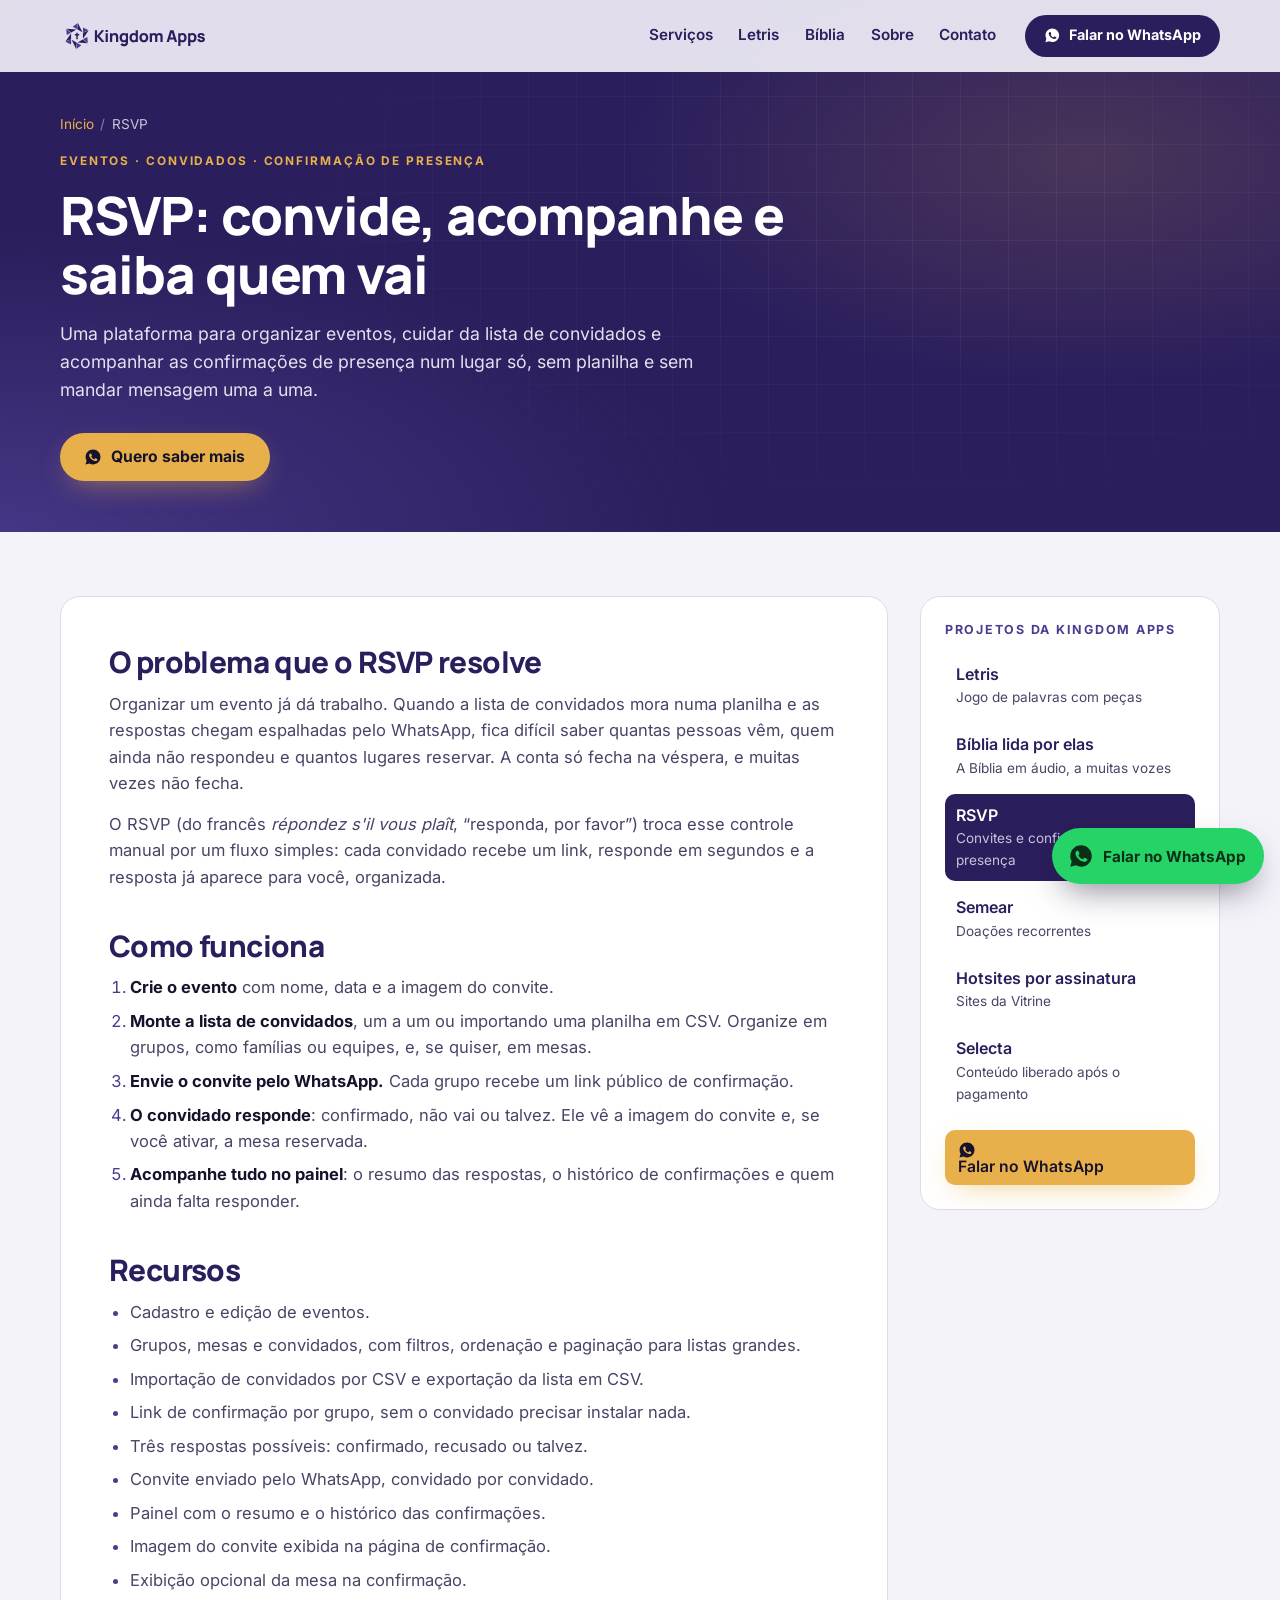
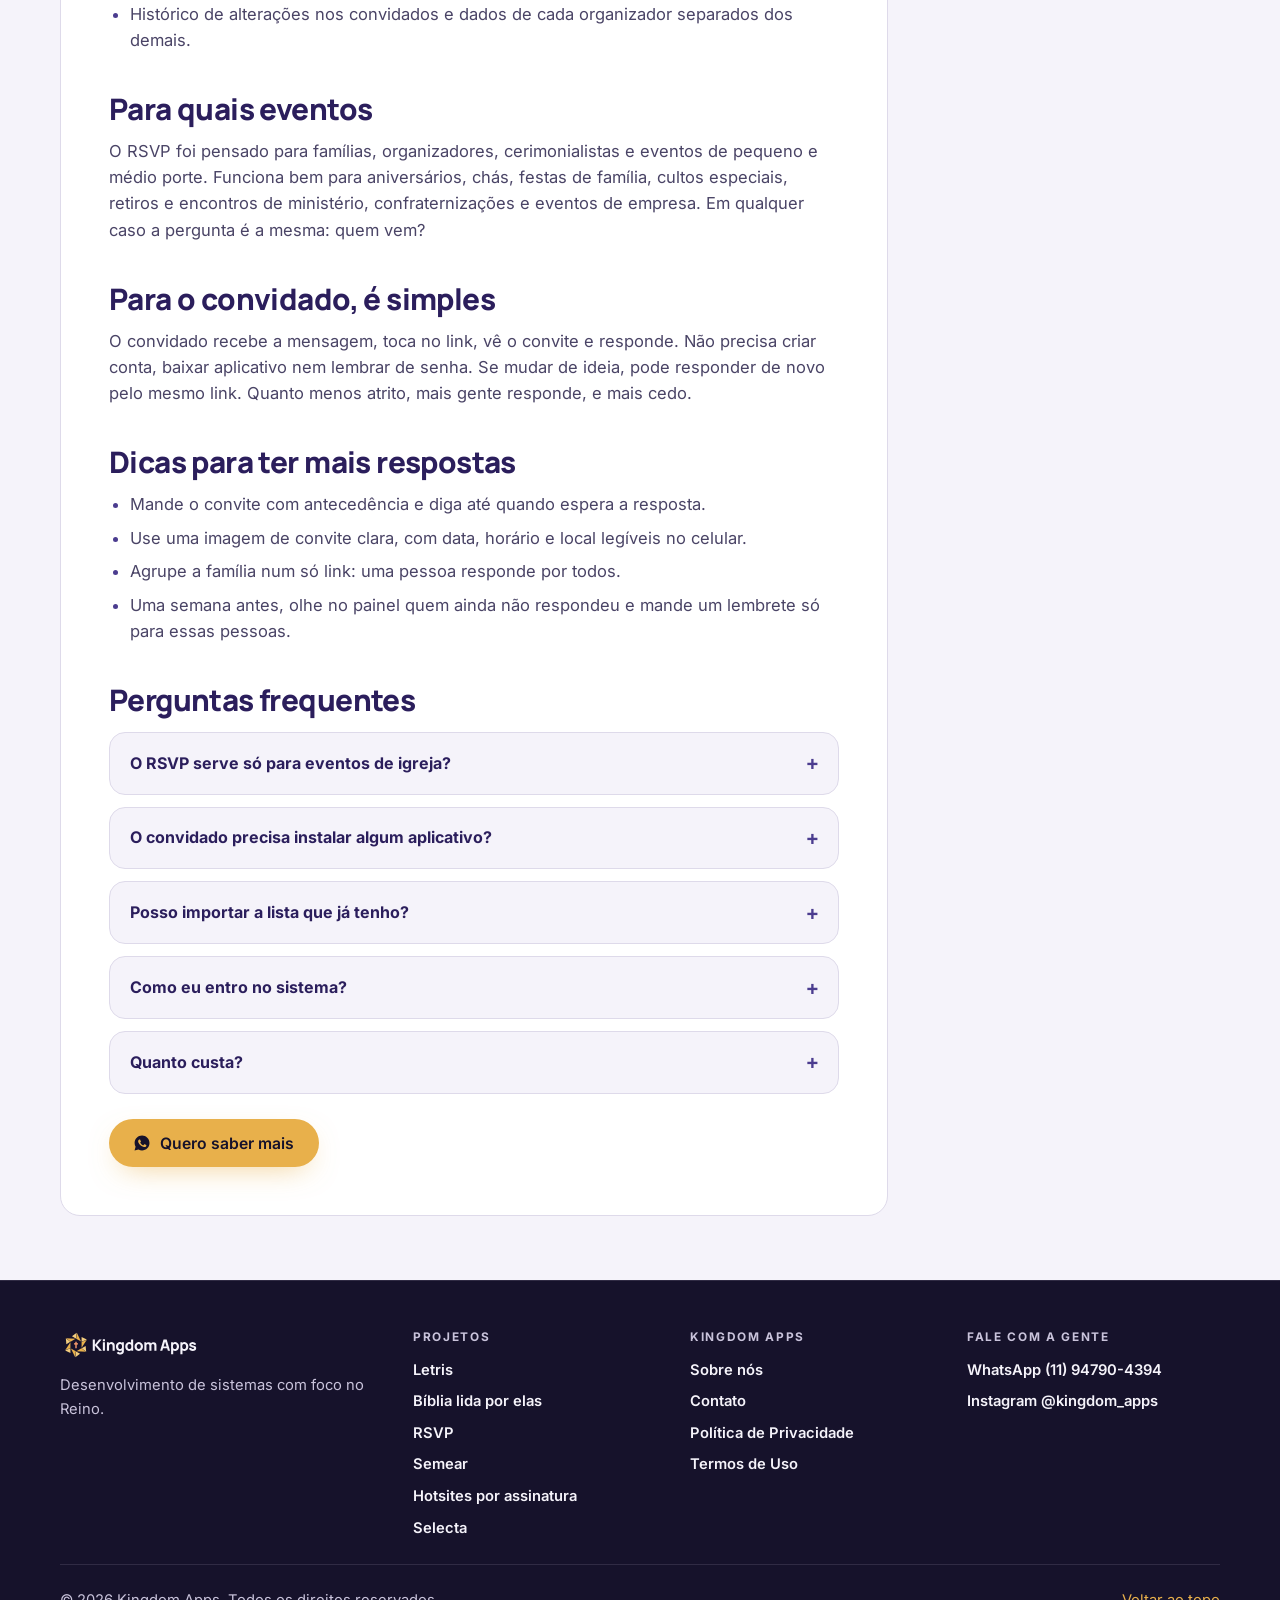
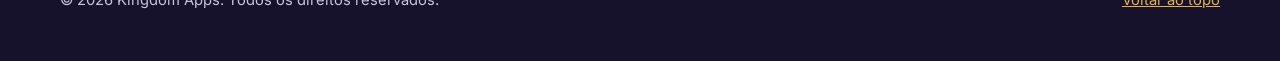
<file: rsvp/index.html>
<!DOCTYPE html>
<html lang="pt-BR">
<head>
  <meta charset="UTF-8" />
  <meta name="viewport" content="width=device-width, initial-scale=1" />
  <meta name="robots" content="index, follow" />
  <meta name="theme-color" content="#2B1E5C" />
  <title>RSVP: convites e confirmação de presença para eventos · Kingdom Apps</title>
  <meta name="description" content="Organize convidados, envie convites pelo WhatsApp e acompanhe quem confirmou, recusou ou ainda não respondeu. RSVP para aniversários, eventos de igreja e de empresa." />
  <link rel="canonical" href="https://kingdomapps.net/rsvp/" />
  <meta property="og:type" content="website" />
  <meta property="og:url" content="https://kingdomapps.net/rsvp/" />
  <meta property="og:locale" content="pt_BR" />
  <meta property="og:site_name" content="Kingdom Apps" />
  <meta property="og:title" content="RSVP: convites e confirmação de presença para eventos · Kingdom Apps" />
  <meta property="og:description" content="Organize convidados, envie convites pelo WhatsApp e acompanhe quem confirmou, recusou ou ainda não respondeu. RSVP para aniversários, eventos de igreja e de empresa." />
  <meta property="og:image" content="https://kingdomapps.net/assets/og-image.png" />
  <meta property="og:image:alt" content="Logo da Kingdom Apps sobre fundo índigo" />
  <meta name="twitter:card" content="summary_large_image" />
  <link rel="icon" href="/assets/brand/avatar-instagram.svg" type="image/svg+xml" />
  <link rel="preload" href="/assets/fonts/manrope-800.woff2" as="font" type="font/woff2" crossorigin />
  <link rel="preload" href="/assets/fonts/inter-var.woff2" as="font" type="font/woff2" crossorigin />
  <link rel="stylesheet" href="/assets/site.css" />
<!-- Google AdSense -->
<meta name="google-adsense-account" content="ca-pub-2445285097738073" />
<script async src="https://pagead2.googlesyndication.com/pagead/js/adsbygoogle.js?client=ca-pub-2445285097738073" crossorigin="anonymous"></script>
<!-- Google tag (gtag.js) -->
<script async src="https://www.googletagmanager.com/gtag/js?id=G-NJ030BJ0Z8"></script>
<script>
  window.dataLayer = window.dataLayer || [];
  function gtag(){dataLayer.push(arguments);}
  gtag('js', new Date());
  gtag('config', 'G-NJ030BJ0Z8');
</script>
<script>/* Kingdomapps GA4 eventos CTA */(function(){try{var ev=function(n,p){try{if(typeof gtag==='function')gtag('event',n,p);}catch(e){}};document.addEventListener('click',function(e){var a=e.target&&e.target.closest?e.target.closest('a[href]'):null;if(!a)return;var h=a.href||'',p={link_url:h};if(a.dataset&&a.dataset.plan)p.plan=a.dataset.plan;if(/wa\.me|api\.whatsapp\.com|whatsapp:/i.test(h))ev('click_whatsapp',p);else if(/ifood/i.test(h))ev('click_ifood',p);else if(/99app|99food|\/\/(www\.)?99\.|food\.99/i.test(h))ev('click_99',p);},true);document.addEventListener('submit',function(e){var f=e.target;ev('generate_lead',{form_id:(f&&(f.id||f.getAttribute('name')))||'form',page_location:location.href});},true);}catch(e){}})();</script>
</head>
<body>
  <a class="skip" href="#conteudo">Pular para o conteúdo</a>

  <header class="site-header">
    <div class="wrap header-inner">
      <a href="/" class="logo"><img src="/assets/brand/horizontal.svg" alt="Kingdom Apps" width="175" height="40" /></a>
      <button type="button" class="menu-btn" aria-expanded="false" aria-controls="nav"><span class="menu-bars" aria-hidden="true"></span><span class="menu-label">Menu</span></button>
      <nav id="nav" class="nav" aria-label="Principal">
        <ul>
          <li><a href="/#servicos">Serviços</a></li>
          <li><a href="/letris/">Letris</a></li>
          <li><a href="/biblia/">Bíblia</a></li>
          <li><a href="/sobre/">Sobre</a></li>
          <li><a href="/contato/">Contato</a></li>
        </ul>
        <a class="btn btn-indigo btn-sm" href="https://wa.me/5511947904394?text=Ol%C3%A1%21%20Vim%20pelo%20site%20da%20Kingdom%20Apps%20e%20quero%20saber%20mais." target="_blank" rel="noopener" aria-label="Falar com a Kingdom Apps pelo WhatsApp (abre em nova aba)"><svg class="ico" aria-hidden="true" focusable="false"><use href="#i-wa"/></svg>Falar no WhatsApp</a>
      </nav>
    </div>
  </header>

  <main id="conteudo">
    <section class="page-hero" id="topo" aria-labelledby="page-title">
      <div class="hero-grid" aria-hidden="true"></div>
      <div class="wrap">
        <nav class="crumbs" aria-label="Você está em"><ol><li><a href="/">Início</a></li><li aria-current="page">RSVP</li></ol></nav>
        <p class="eyebrow eyebrow-gold">Eventos · Convidados · Confirmação de presença</p>
        <h1 id="page-title">RSVP: convide, acompanhe e saiba quem vai</h1>
        <p class="lead">Uma plataforma para organizar eventos, cuidar da lista de convidados e acompanhar as confirmações de presença num lugar só, sem planilha e sem mandar mensagem uma a uma.</p>
        <div class="cta-row"><a class="btn btn-gold" href="https://wa.me/5511947904394?text=Ol%C3%A1%21%20Vim%20pelo%20site%20e%20quero%20saber%20mais%20sobre%20RSVP." target="_blank" rel="noopener" aria-label="Quero saber mais pelo WhatsApp (abre em nova aba)"><svg class="ico" aria-hidden="true" focusable="false"><use href="#i-wa"/></svg>Quero saber mais</a></div>
      </div>
    </section>

    <div class="page-body">
      <div class="wrap page-grid">
        <article class="prose">

<section aria-labelledby="problema">
<h2 id="problema">O problema que o RSVP resolve</h2>
<p>Organizar um evento já dá trabalho. Quando a lista de convidados mora numa planilha e as respostas chegam espalhadas pelo WhatsApp, fica difícil saber quantas pessoas vêm, quem ainda não respondeu e quantos lugares reservar. A conta só fecha na véspera, e muitas vezes não fecha.</p>
<p>O RSVP (do francês <em>répondez s'il vous plaît</em>, “responda, por favor”) troca esse controle manual por um fluxo simples: cada convidado recebe um link, responde em segundos e a resposta já aparece para você, organizada.</p>
</section>

<section aria-labelledby="como-funciona">
<h2 id="como-funciona">Como funciona</h2>
<ol>
<li><strong>Crie o evento</strong> com nome, data e a imagem do convite.</li>
<li><strong>Monte a lista de convidados</strong>, um a um ou importando uma planilha em CSV. Organize em grupos, como famílias ou equipes, e, se quiser, em mesas.</li>
<li><strong>Envie o convite pelo WhatsApp.</strong> Cada grupo recebe um link público de confirmação.</li>
<li><strong>O convidado responde</strong>: confirmado, não vai ou talvez. Ele vê a imagem do convite e, se você ativar, a mesa reservada.</li>
<li><strong>Acompanhe tudo no painel</strong>: o resumo das respostas, o histórico de confirmações e quem ainda falta responder.</li>
</ol>
</section>

<section aria-labelledby="recursos">
<h2 id="recursos">Recursos</h2>
<ul>
<li>Cadastro e edição de eventos.</li>
<li>Grupos, mesas e convidados, com filtros, ordenação e paginação para listas grandes.</li>
<li>Importação de convidados por CSV e exportação da lista em CSV.</li>
<li>Link de confirmação por grupo, sem o convidado precisar instalar nada.</li>
<li>Três respostas possíveis: confirmado, recusado ou talvez.</li>
<li>Convite enviado pelo WhatsApp, convidado por convidado.</li>
<li>Painel com o resumo e o histórico das confirmações.</li>
<li>Imagem do convite exibida na página de confirmação.</li>
<li>Exibição opcional da mesa na confirmação.</li>
<li>Histórico de alterações nos convidados e dados de cada organizador separados dos demais.</li>
</ul>
</section>

<section aria-labelledby="eventos">
<h2 id="eventos">Para quais eventos</h2>
<p>O RSVP foi pensado para famílias, organizadores, cerimonialistas e eventos de pequeno e médio porte. Funciona bem para aniversários, chás, festas de família, cultos especiais, retiros e encontros de ministério, confraternizações e eventos de empresa. Em qualquer caso a pergunta é a mesma: quem vem?</p>
</section>

<section aria-labelledby="convidado">
<h2 id="convidado">Para o convidado, é simples</h2>
<p>O convidado recebe a mensagem, toca no link, vê o convite e responde. Não precisa criar conta, baixar aplicativo nem lembrar de senha. Se mudar de ideia, pode responder de novo pelo mesmo link. Quanto menos atrito, mais gente responde, e mais cedo.</p>
</section>

<section aria-labelledby="dicas">
<h2 id="dicas">Dicas para ter mais respostas</h2>
<ul>
<li>Mande o convite com antecedência e diga até quando espera a resposta.</li>
<li>Use uma imagem de convite clara, com data, horário e local legíveis no celular.</li>
<li>Agrupe a família num só link: uma pessoa responde por todos.</li>
<li>Uma semana antes, olhe no painel quem ainda não respondeu e mande um lembrete só para essas pessoas.</li>
</ul>
</section>

<section aria-labelledby="faq-rsvp">
<h2 id="faq-rsvp">Perguntas frequentes</h2>
<div class="qa-list"><details class="qa"><summary>O RSVP serve só para eventos de igreja?</summary><p>Não. Ele funciona para aniversários, festas de família, eventos de igreja, encontros de ministério e eventos de empresa.</p></details><details class="qa"><summary>O convidado precisa instalar algum aplicativo?</summary><p>Não. Ele responde pelo link que recebe no WhatsApp, direto no navegador.</p></details><details class="qa"><summary>Posso importar a lista que já tenho?</summary><p>Pode. A lista de convidados pode ser importada de uma planilha em CSV.</p></details><details class="qa"><summary>Como eu entro no sistema?</summary><p>O organizador entra com a conta Google.</p></details><details class="qa"><summary>Quanto custa?</summary><p>Fale com a gente pelo WhatsApp e conte sobre o seu evento. Os valores são combinados antes de qualquer cobrança.</p></details></div>
<div class="cta-row"><a class="btn btn-gold" href="https://wa.me/5511947904394?text=Ol%C3%A1%21%20Vim%20pelo%20site%20e%20quero%20saber%20mais%20sobre%20RSVP." target="_blank" rel="noopener" aria-label="Quero saber mais pelo WhatsApp (abre em nova aba)"><svg class="ico" aria-hidden="true" focusable="false"><use href="#i-wa"/></svg>Quero saber mais</a></div>
</section>
        </article>
        <aside class="aside" aria-labelledby="aside-t">
            <h2 id="aside-t">Projetos da Kingdom Apps</h2>
            <ul><li><a href="/letris/">Letris<small>Jogo de palavras com peças</small></a></li><li><a href="/biblia/">Bíblia lida por elas<small>A Bíblia em áudio, a muitas vozes</small></a></li><li><a href="/rsvp/" aria-current="page">RSVP<small>Convites e confirmação de presença</small></a></li><li><a href="/semear/">Semear<small>Doações recorrentes</small></a></li><li><a href="/hotsites/">Hotsites por assinatura<small>Sites da Vitrine</small></a></li><li><a href="/selecta/">Selecta<small>Conteúdo liberado após o pagamento</small></a></li></ul>
            <a class="btn btn-gold" href="https://wa.me/5511947904394?text=Ol%C3%A1%21%20Vim%20pelo%20site%20e%20quero%20saber%20mais%20sobre%20RSVP." target="_blank" rel="noopener" aria-label="Falar no WhatsApp pelo WhatsApp (abre em nova aba)"><svg class="ico" aria-hidden="true" focusable="false"><use href="#i-wa"/></svg>Falar no WhatsApp</a>
          </aside>
      </div>
    </div>
  </main>

  <footer class="site-footer">
    <div class="wrap footer-inner">
      <div class="footer-brand">
        <img src="/assets/brand/horizontal-negativo.svg" alt="Kingdom Apps" width="175" height="40" loading="lazy" />
        <p>Desenvolvimento de sistemas com foco no Reino.</p>
      </div>
      <nav class="footer-col" aria-label="Projetos">
        <h2 class="footer-h">Projetos</h2>
        <ul>
            <li><a href="/letris/">Letris</a></li>
            <li><a href="/biblia/">Bíblia lida por elas</a></li>
            <li><a href="/rsvp/">RSVP</a></li>
            <li><a href="/semear/">Semear</a></li>
            <li><a href="/hotsites/">Hotsites por assinatura</a></li>
            <li><a href="/selecta/">Selecta</a></li>
        </ul>
      </nav>
      <nav class="footer-col" aria-label="Institucional">
        <h2 class="footer-h">Kingdom Apps</h2>
        <ul>
            <li><a href="/sobre/">Sobre nós</a></li>
            <li><a href="/contato/">Contato</a></li>
            <li><a href="/privacidade/">Política de Privacidade</a></li>
            <li><a href="/termos/">Termos de Uso</a></li>
        </ul>
      </nav>
      <div class="footer-col">
        <h2 class="footer-h">Fale com a gente</h2>
        <ul>
          <li><a href="https://wa.me/5511947904394?text=Ol%C3%A1%21%20Vim%20pelo%20site%20da%20Kingdom%20Apps%20e%20quero%20saber%20mais." target="_blank" rel="noopener" aria-label="Falar com a Kingdom Apps pelo WhatsApp (abre em nova aba)">WhatsApp (11) 94790-4394</a></li>
          <li><a href="https://www.instagram.com/kingdom_apps/" target="_blank" rel="noopener" aria-label="Abrir o perfil @kingdom_apps no Instagram (abre em nova aba)">Instagram @kingdom_apps</a></li>
        </ul>
      </div>
      <div class="footer-bottom">
        <p>© <span id="ano">2026</span> Kingdom Apps. Todos os direitos reservados.</p>
        <a href="#topo" class="to-top">Voltar ao topo</a>
      </div>
    </div>
  </footer>

  <a class="wa-float" href="https://wa.me/5511947904394?text=Ol%C3%A1%21%20Vim%20pelo%20site%20da%20Kingdom%20Apps%20e%20quero%20saber%20mais." target="_blank" rel="noopener" aria-label="Falar com a Kingdom Apps pelo WhatsApp"><svg class="ico" aria-hidden="true" focusable="false"><use href="#i-wa"/></svg><span>Falar no WhatsApp</span></a>

  <svg width="0" height="0" style="position:absolute" aria-hidden="true" focusable="false">
    <symbol id="i-wa" viewBox="0 0 24 24"><path fill="currentColor" d="M12.04 2C6.58 2 2.13 6.45 2.13 11.91c0 1.75.46 3.45 1.32 4.95L2.05 22l5.25-1.38a9.9 9.9 0 0 0 4.74 1.21c5.46 0 9.91-4.45 9.91-9.91S17.5 2 12.04 2Zm5.8 14.03c-.24.68-1.42 1.32-1.96 1.37-.5.05-.97.24-3.27-.68-2.77-1.09-4.52-3.93-4.66-4.11-.13-.18-1.1-1.47-1.1-2.81 0-1.34.7-2 .96-2.27.24-.27.53-.33.71-.33l.51.01c.16.01.38-.06.6.46.24.55.78 1.89.85 2.03.07.14.11.3.02.48-.09.18-.14.3-.27.46l-.41.48c-.14.13-.28.28-.12.55.16.27.71 1.17 1.52 1.9 1.05.93 1.93 1.22 2.2 1.36.27.14.43.11.59-.07.16-.18.68-.79.86-1.07.18-.27.36-.23.6-.14.25.09 1.57.74 1.84.88.27.14.45.2.52.31.07.12.07.66-.17 1.33Z"/></symbol>
    <symbol id="i-ig" viewBox="0 0 24 24"><path fill="none" stroke="currentColor" stroke-width="1.8" d="M7 3h10a4 4 0 0 1 4 4v10a4 4 0 0 1-4 4H7a4 4 0 0 1-4-4V7a4 4 0 0 1 4-4Z"/><circle cx="12" cy="12" r="4" fill="none" stroke="currentColor" stroke-width="1.8"/><circle cx="17.5" cy="6.5" r="1.2" fill="currentColor"/></symbol>
    <symbol id="i-rsvp" viewBox="0 0 24 24"><g fill="none" stroke="currentColor" stroke-width="1.7" stroke-linecap="round" stroke-linejoin="round"><path d="M3 8.5 12 14l9-5.5"/><rect x="3" y="5" width="18" height="14" rx="2.5"/><circle cx="18" cy="17" r="4" fill="currentColor" stroke="none" opacity=".25"/><path d="m16.2 17 1.3 1.3 2.4-2.5"/></g></symbol>
    <symbol id="i-rec" viewBox="0 0 24 24"><g fill="none" stroke="currentColor" stroke-width="1.7" stroke-linecap="round" stroke-linejoin="round"><path d="M12 21v-8"/><path d="M12 13c0-4 3-6 7-6 0 4-3 6-7 6Z"/><path d="M12 15c0-3-2.4-5-6-5 0 3 2.4 5 6 5Z"/><path d="M8 21h8"/></g></symbol>
    <symbol id="i-site" viewBox="0 0 24 24"><g fill="none" stroke="currentColor" stroke-width="1.7" stroke-linecap="round" stroke-linejoin="round"><rect x="2.5" y="4" width="19" height="16" rx="2.5"/><path d="M2.5 8.5h19M5.8 6.3h.01M8.3 6.3h.01M6 12h7M6 15.5h4.5M15.5 11.5h3v5h-3z"/></g></symbol>
    <symbol id="i-church" viewBox="0 0 24 24"><g fill="none" stroke="currentColor" stroke-width="1.7" stroke-linecap="round" stroke-linejoin="round"><path d="M12 2v5M10 4h4M5 21V12l7-5 7 5v9"/><path d="M10 21v-4a2 2 0 0 1 4 0v4M3 21h18"/></g></symbol>
    <symbol id="i-people" viewBox="0 0 24 24"><g fill="none" stroke="currentColor" stroke-width="1.7" stroke-linecap="round" stroke-linejoin="round"><circle cx="9" cy="8" r="3.2"/><path d="M3 20c0-3.3 2.7-6 6-6s6 2.7 6 6"/><circle cx="17" cy="9" r="2.5"/><path d="M16.5 14.1c2.6.3 4.5 2.6 4.5 5.4"/></g></symbol>
    <symbol id="i-store" viewBox="0 0 24 24"><g fill="none" stroke="currentColor" stroke-width="1.7" stroke-linecap="round" stroke-linejoin="round"><path d="M4 10v10h16V10M3 6l1.5-3h15L21 6v1.5a3 3 0 0 1-6 0 3 3 0 0 1-6 0 3 3 0 0 1-6 0Z"/><path d="M10 20v-5h4v5"/></g></symbol>
    <symbol id="i-play" viewBox="0 0 24 24"><g fill="none" stroke="currentColor" stroke-width="1.7" stroke-linecap="round" stroke-linejoin="round"><rect x="2.5" y="4" width="19" height="13" rx="2.5"/><path d="m10 8.2 4.5 2.8-4.5 2.8z"/><path d="M8 20.5h8"/><rect x="16.5" y="12.5" width="5" height="4" rx="1" fill="currentColor" stroke="none" opacity=".3"/></g></symbol>
    <symbol id="i-ext" viewBox="0 0 24 24"><g fill="none" stroke="currentColor" stroke-width="2" stroke-linecap="round" stroke-linejoin="round"><path d="M14 4h6v6M20 4l-9 9M18 14v5a1 1 0 0 1-1 1H5a1 1 0 0 1-1-1V7a1 1 0 0 1 1-1h5"/></g></symbol>
  </svg>

  <script src="/assets/site.js"></script>
</body>
</html>
</file>
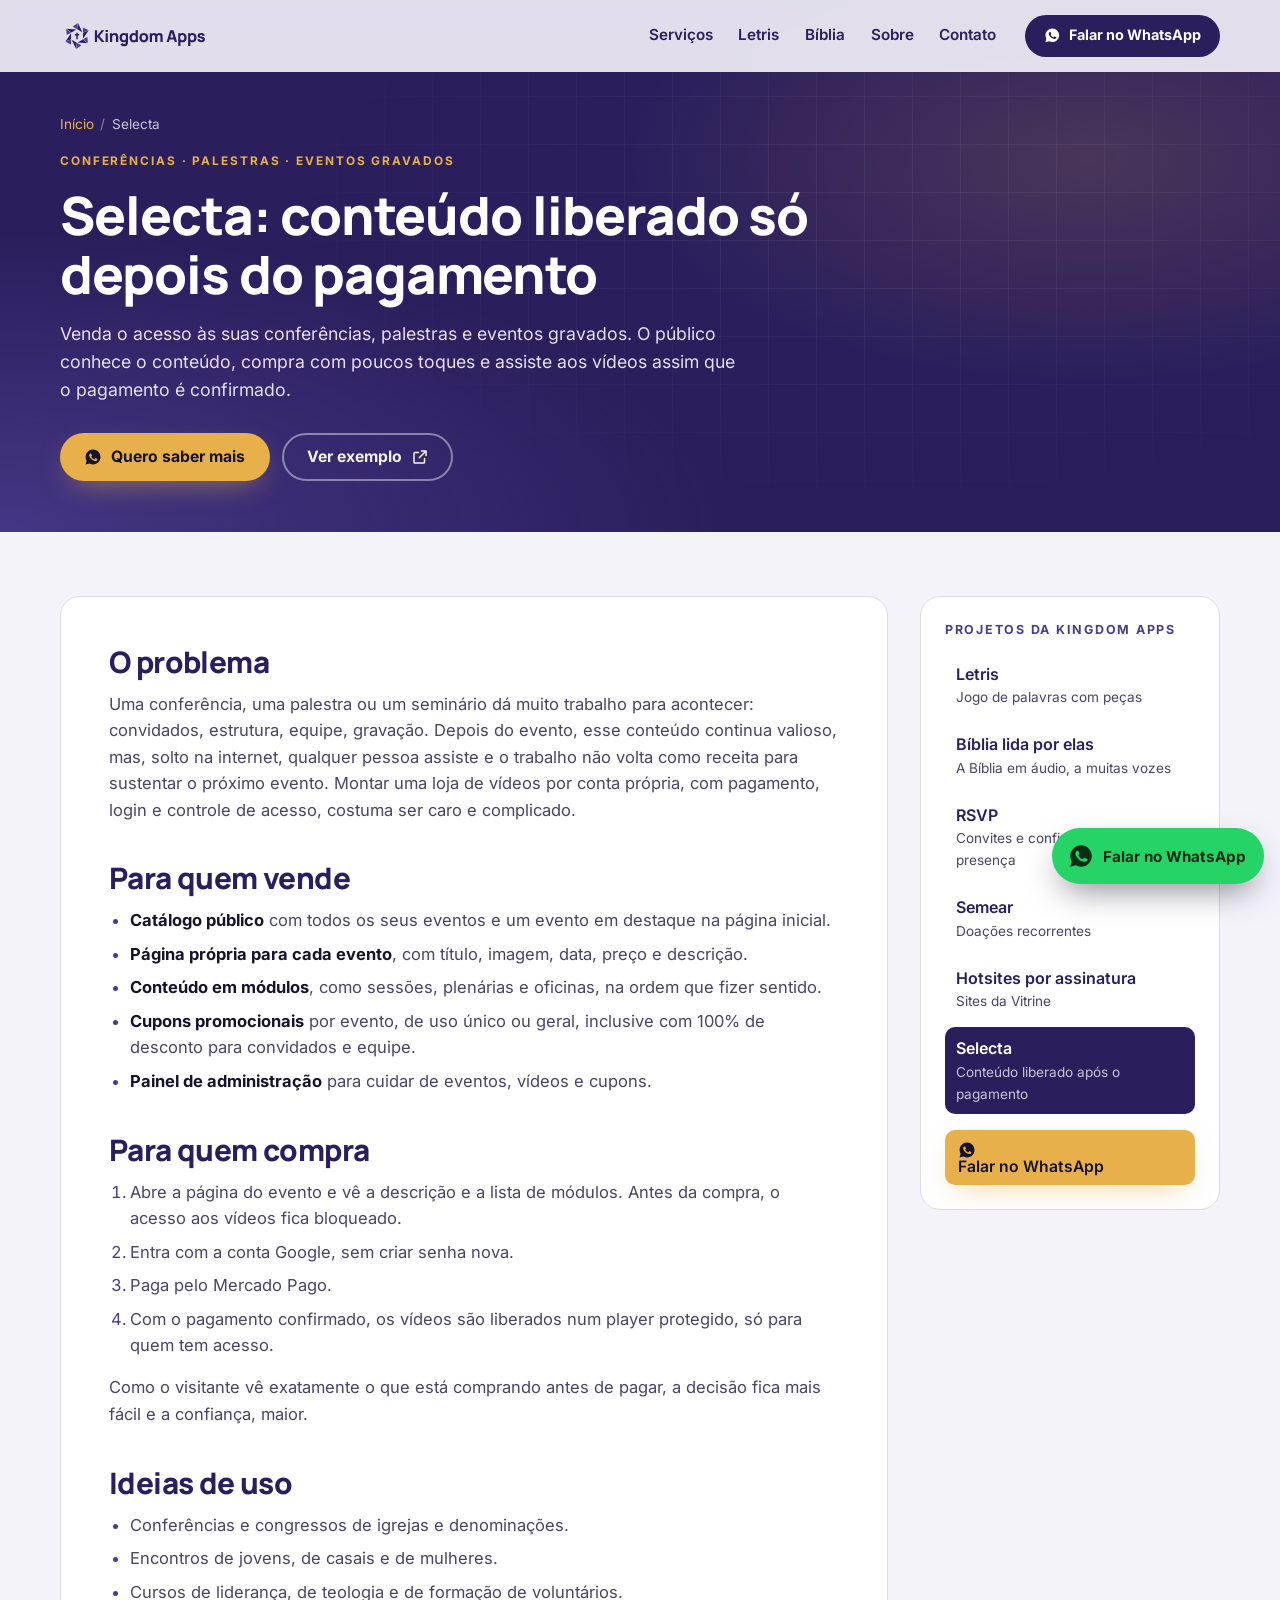
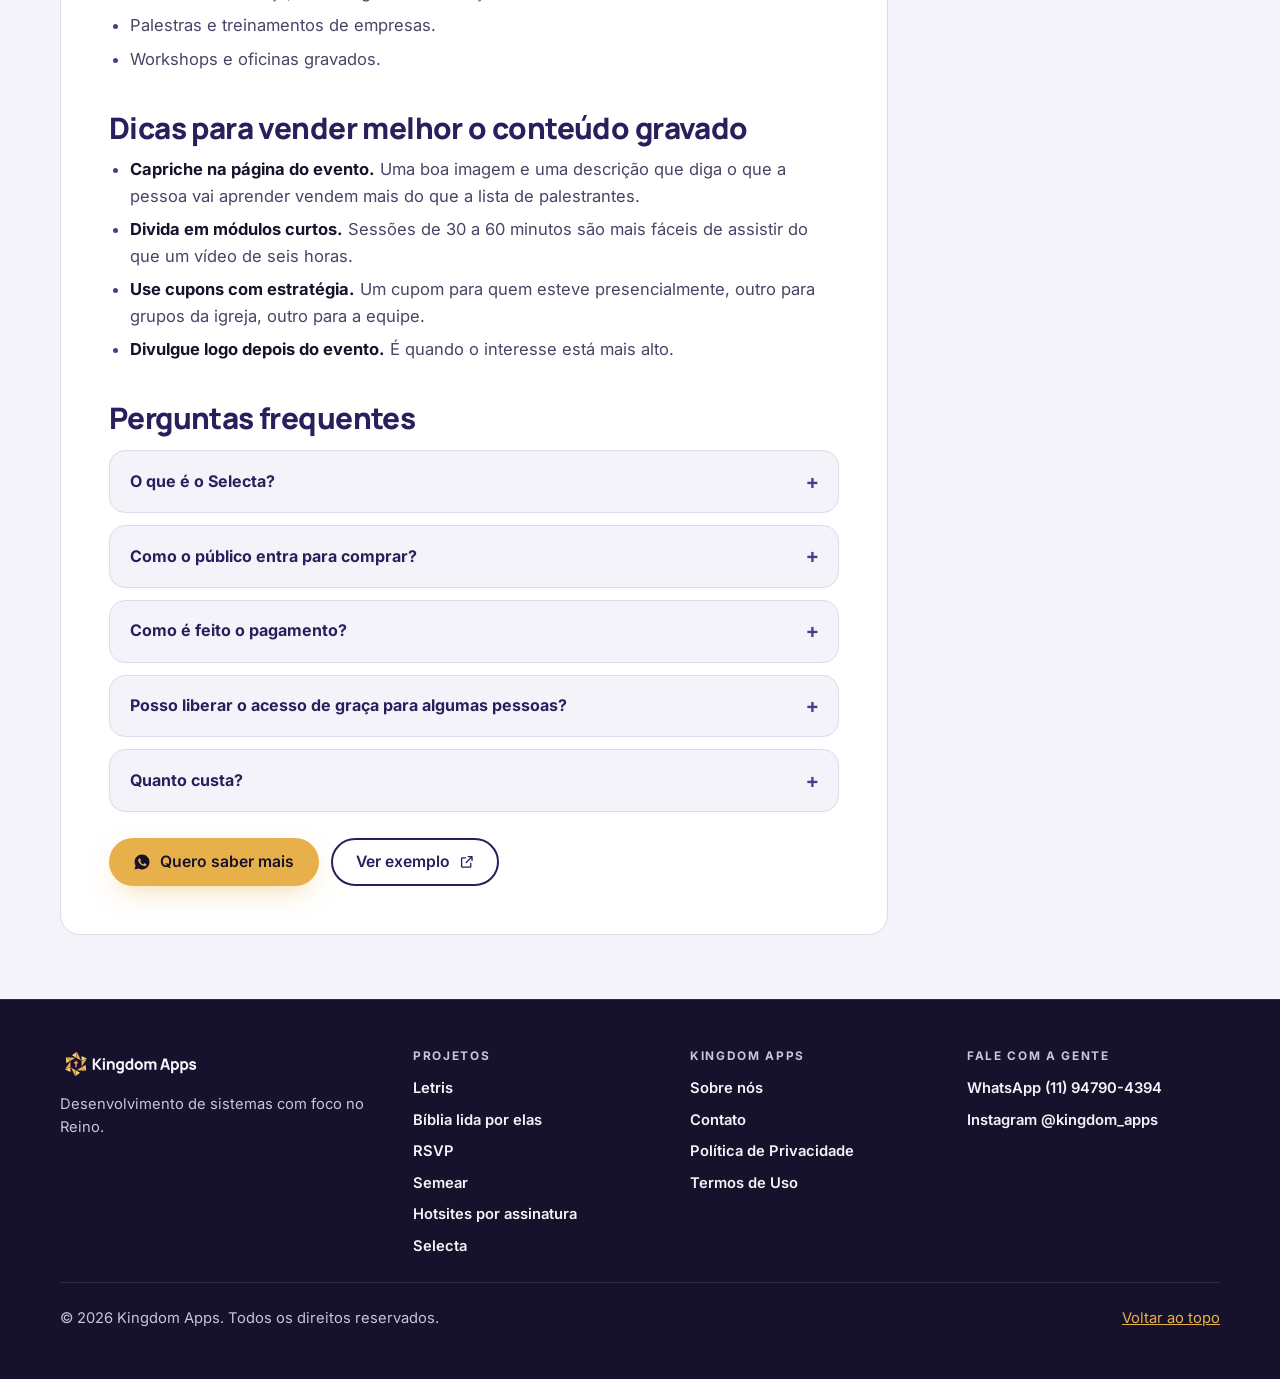
<file: selecta/index.html>
<!DOCTYPE html>
<html lang="pt-BR">
<head>
  <meta charset="UTF-8" />
  <meta name="viewport" content="width=device-width, initial-scale=1" />
  <meta name="robots" content="index, follow" />
  <meta name="theme-color" content="#2B1E5C" />
  <title>Selecta: venda o acesso a conferências e eventos gravados · Kingdom Apps</title>
  <meta name="description" content="Com o Selecta, você vende o acesso a conferências, palestras e eventos gravados. O público vê a página do evento, compra e assiste aos vídeos liberados depois do pagamento." />
  <link rel="canonical" href="https://kingdomapps.net/selecta/" />
  <meta property="og:type" content="website" />
  <meta property="og:url" content="https://kingdomapps.net/selecta/" />
  <meta property="og:locale" content="pt_BR" />
  <meta property="og:site_name" content="Kingdom Apps" />
  <meta property="og:title" content="Selecta: venda o acesso a conferências e eventos gravados · Kingdom Apps" />
  <meta property="og:description" content="Com o Selecta, você vende o acesso a conferências, palestras e eventos gravados. O público vê a página do evento, compra e assiste aos vídeos liberados depois do pagamento." />
  <meta property="og:image" content="https://kingdomapps.net/assets/og-image.png" />
  <meta property="og:image:alt" content="Logo da Kingdom Apps sobre fundo índigo" />
  <meta name="twitter:card" content="summary_large_image" />
  <link rel="icon" href="/assets/brand/avatar-instagram.svg" type="image/svg+xml" />
  <link rel="preload" href="/assets/fonts/manrope-800.woff2" as="font" type="font/woff2" crossorigin />
  <link rel="preload" href="/assets/fonts/inter-var.woff2" as="font" type="font/woff2" crossorigin />
  <link rel="stylesheet" href="/assets/site.css" />
<!-- Google AdSense -->
<meta name="google-adsense-account" content="ca-pub-2445285097738073" />
<script async src="https://pagead2.googlesyndication.com/pagead/js/adsbygoogle.js?client=ca-pub-2445285097738073" crossorigin="anonymous"></script>
<!-- Google tag (gtag.js) -->
<script async src="https://www.googletagmanager.com/gtag/js?id=G-NJ030BJ0Z8"></script>
<script>
  window.dataLayer = window.dataLayer || [];
  function gtag(){dataLayer.push(arguments);}
  gtag('js', new Date());
  gtag('config', 'G-NJ030BJ0Z8');
</script>
<script>/* Kingdomapps GA4 eventos CTA */(function(){try{var ev=function(n,p){try{if(typeof gtag==='function')gtag('event',n,p);}catch(e){}};document.addEventListener('click',function(e){var a=e.target&&e.target.closest?e.target.closest('a[href]'):null;if(!a)return;var h=a.href||'',p={link_url:h};if(a.dataset&&a.dataset.plan)p.plan=a.dataset.plan;if(/wa\.me|api\.whatsapp\.com|whatsapp:/i.test(h))ev('click_whatsapp',p);else if(/ifood/i.test(h))ev('click_ifood',p);else if(/99app|99food|\/\/(www\.)?99\.|food\.99/i.test(h))ev('click_99',p);},true);document.addEventListener('submit',function(e){var f=e.target;ev('generate_lead',{form_id:(f&&(f.id||f.getAttribute('name')))||'form',page_location:location.href});},true);}catch(e){}})();</script>
</head>
<body>
  <a class="skip" href="#conteudo">Pular para o conteúdo</a>

  <header class="site-header">
    <div class="wrap header-inner">
      <a href="/" class="logo"><img src="/assets/brand/horizontal.svg" alt="Kingdom Apps" width="175" height="40" /></a>
      <button type="button" class="menu-btn" aria-expanded="false" aria-controls="nav"><span class="menu-bars" aria-hidden="true"></span><span class="menu-label">Menu</span></button>
      <nav id="nav" class="nav" aria-label="Principal">
        <ul>
          <li><a href="/#servicos">Serviços</a></li>
          <li><a href="/letris/">Letris</a></li>
          <li><a href="/biblia/">Bíblia</a></li>
          <li><a href="/sobre/">Sobre</a></li>
          <li><a href="/contato/">Contato</a></li>
        </ul>
        <a class="btn btn-indigo btn-sm" href="https://wa.me/5511947904394?text=Ol%C3%A1%21%20Vim%20pelo%20site%20da%20Kingdom%20Apps%20e%20quero%20saber%20mais." target="_blank" rel="noopener" aria-label="Falar com a Kingdom Apps pelo WhatsApp (abre em nova aba)"><svg class="ico" aria-hidden="true" focusable="false"><use href="#i-wa"/></svg>Falar no WhatsApp</a>
      </nav>
    </div>
  </header>

  <main id="conteudo">
    <section class="page-hero" id="topo" aria-labelledby="page-title">
      <div class="hero-grid" aria-hidden="true"></div>
      <div class="wrap">
        <nav class="crumbs" aria-label="Você está em"><ol><li><a href="/">Início</a></li><li aria-current="page">Selecta</li></ol></nav>
        <p class="eyebrow eyebrow-gold">Conferências · Palestras · Eventos gravados</p>
        <h1 id="page-title">Selecta: conteúdo liberado só depois do pagamento</h1>
        <p class="lead">Venda o acesso às suas conferências, palestras e eventos gravados. O público conhece o conteúdo, compra com poucos toques e assiste aos vídeos assim que o pagamento é confirmado.</p>
        <div class="cta-row"><a class="btn btn-gold" href="https://wa.me/5511947904394?text=Ol%C3%A1%21%20Vim%20pelo%20site%20e%20quero%20saber%20mais%20sobre%20o%20Selecta." target="_blank" rel="noopener" aria-label="Quero saber mais pelo WhatsApp (abre em nova aba)"><svg class="ico" aria-hidden="true" focusable="false"><use href="#i-wa"/></svg>Quero saber mais</a><a class="btn btn-outline-light" href="https://selecta.feijaocosta.com.br" target="_blank" rel="noopener" aria-label="Ver exemplo (abre em nova aba)">Ver exemplo<svg class="ico" aria-hidden="true" focusable="false" viewBox="0 0 24 24"><use href="#i-ext"/></svg></a></div>
      </div>
    </section>

    <div class="page-body">
      <div class="wrap page-grid">
        <article class="prose">

<section aria-labelledby="problema">
<h2 id="problema">O problema</h2>
<p>Uma conferência, uma palestra ou um seminário dá muito trabalho para acontecer: convidados, estrutura, equipe, gravação. Depois do evento, esse conteúdo continua valioso, mas, solto na internet, qualquer pessoa assiste e o trabalho não volta como receita para sustentar o próximo evento. Montar uma loja de vídeos por conta própria, com pagamento, login e controle de acesso, costuma ser caro e complicado.</p>
</section>

<section aria-labelledby="vende">
<h2 id="vende">Para quem vende</h2>
<ul>
<li><strong>Catálogo público</strong> com todos os seus eventos e um evento em destaque na página inicial.</li>
<li><strong>Página própria para cada evento</strong>, com título, imagem, data, preço e descrição.</li>
<li><strong>Conteúdo em módulos</strong>, como sessões, plenárias e oficinas, na ordem que fizer sentido.</li>
<li><strong>Cupons promocionais</strong> por evento, de uso único ou geral, inclusive com 100% de desconto para convidados e equipe.</li>
<li><strong>Painel de administração</strong> para cuidar de eventos, vídeos e cupons.</li>
</ul>
</section>

<section aria-labelledby="compra">
<h2 id="compra">Para quem compra</h2>
<ol>
<li>Abre a página do evento e vê a descrição e a lista de módulos. Antes da compra, o acesso aos vídeos fica bloqueado.</li>
<li>Entra com a conta Google, sem criar senha nova.</li>
<li>Paga pelo Mercado Pago.</li>
<li>Com o pagamento confirmado, os vídeos são liberados num player protegido, só para quem tem acesso.</li>
</ol>
<p>Como o visitante vê exatamente o que está comprando antes de pagar, a decisão fica mais fácil e a confiança, maior.</p>
</section>

<section aria-labelledby="ideias">
<h2 id="ideias">Ideias de uso</h2>
<ul>
<li>Conferências e congressos de igrejas e denominações.</li>
<li>Encontros de jovens, de casais e de mulheres.</li>
<li>Cursos de liderança, de teologia e de formação de voluntários.</li>
<li>Palestras e treinamentos de empresas.</li>
<li>Workshops e oficinas gravados.</li>
</ul>
</section>

<section aria-labelledby="dicas">
<h2 id="dicas">Dicas para vender melhor o conteúdo gravado</h2>
<ul>
<li><strong>Capriche na página do evento.</strong> Uma boa imagem e uma descrição que diga o que a pessoa vai aprender vendem mais do que a lista de palestrantes.</li>
<li><strong>Divida em módulos curtos.</strong> Sessões de 30 a 60 minutos são mais fáceis de assistir do que um vídeo de seis horas.</li>
<li><strong>Use cupons com estratégia.</strong> Um cupom para quem esteve presencialmente, outro para grupos da igreja, outro para a equipe.</li>
<li><strong>Divulgue logo depois do evento.</strong> É quando o interesse está mais alto.</li>
</ul>
</section>

<section aria-labelledby="faq-sel">
<h2 id="faq-sel">Perguntas frequentes</h2>
<div class="qa-list"><details class="qa"><summary>O que é o Selecta?</summary><p>É um jeito de vender o acesso a conteúdo em vídeo. O público vê a página do evento e os módulos, e assiste aos vídeos depois de comprar.</p></details><details class="qa"><summary>Como o público entra para comprar?</summary><p>Com a conta Google.</p></details><details class="qa"><summary>Como é feito o pagamento?</summary><p>Pelo Mercado Pago. O acesso é liberado assim que o pagamento é confirmado.</p></details><details class="qa"><summary>Posso liberar o acesso de graça para algumas pessoas?</summary><p>Pode. Os cupons podem ter até 100% de desconto, e o acesso é liberado na hora.</p></details><details class="qa"><summary>Quanto custa?</summary><p>Fale com a gente pelo WhatsApp para conhecer as condições de contratação.</p></details></div>
<div class="cta-row"><a class="btn btn-gold" href="https://wa.me/5511947904394?text=Ol%C3%A1%21%20Vim%20pelo%20site%20e%20quero%20saber%20mais%20sobre%20o%20Selecta." target="_blank" rel="noopener" aria-label="Quero saber mais pelo WhatsApp (abre em nova aba)"><svg class="ico" aria-hidden="true" focusable="false"><use href="#i-wa"/></svg>Quero saber mais</a><a class="btn btn-outline" href="https://selecta.feijaocosta.com.br" target="_blank" rel="noopener" aria-label="Ver exemplo (abre em nova aba)">Ver exemplo<svg class="ico" aria-hidden="true" focusable="false" viewBox="0 0 24 24"><use href="#i-ext"/></svg></a></div>
</section>
        </article>
        <aside class="aside" aria-labelledby="aside-t">
            <h2 id="aside-t">Projetos da Kingdom Apps</h2>
            <ul><li><a href="/letris/">Letris<small>Jogo de palavras com peças</small></a></li><li><a href="/biblia/">Bíblia lida por elas<small>A Bíblia em áudio, a muitas vozes</small></a></li><li><a href="/rsvp/">RSVP<small>Convites e confirmação de presença</small></a></li><li><a href="/semear/">Semear<small>Doações recorrentes</small></a></li><li><a href="/hotsites/">Hotsites por assinatura<small>Sites da Vitrine</small></a></li><li><a href="/selecta/" aria-current="page">Selecta<small>Conteúdo liberado após o pagamento</small></a></li></ul>
            <a class="btn btn-gold" href="https://wa.me/5511947904394?text=Ol%C3%A1%21%20Vim%20pelo%20site%20e%20quero%20saber%20mais%20sobre%20o%20Selecta." target="_blank" rel="noopener" aria-label="Falar no WhatsApp pelo WhatsApp (abre em nova aba)"><svg class="ico" aria-hidden="true" focusable="false"><use href="#i-wa"/></svg>Falar no WhatsApp</a>
          </aside>
      </div>
    </div>
  </main>

  <footer class="site-footer">
    <div class="wrap footer-inner">
      <div class="footer-brand">
        <img src="/assets/brand/horizontal-negativo.svg" alt="Kingdom Apps" width="175" height="40" loading="lazy" />
        <p>Desenvolvimento de sistemas com foco no Reino.</p>
      </div>
      <nav class="footer-col" aria-label="Projetos">
        <h2 class="footer-h">Projetos</h2>
        <ul>
            <li><a href="/letris/">Letris</a></li>
            <li><a href="/biblia/">Bíblia lida por elas</a></li>
            <li><a href="/rsvp/">RSVP</a></li>
            <li><a href="/semear/">Semear</a></li>
            <li><a href="/hotsites/">Hotsites por assinatura</a></li>
            <li><a href="/selecta/">Selecta</a></li>
        </ul>
      </nav>
      <nav class="footer-col" aria-label="Institucional">
        <h2 class="footer-h">Kingdom Apps</h2>
        <ul>
            <li><a href="/sobre/">Sobre nós</a></li>
            <li><a href="/contato/">Contato</a></li>
            <li><a href="/privacidade/">Política de Privacidade</a></li>
            <li><a href="/termos/">Termos de Uso</a></li>
        </ul>
      </nav>
      <div class="footer-col">
        <h2 class="footer-h">Fale com a gente</h2>
        <ul>
          <li><a href="https://wa.me/5511947904394?text=Ol%C3%A1%21%20Vim%20pelo%20site%20da%20Kingdom%20Apps%20e%20quero%20saber%20mais." target="_blank" rel="noopener" aria-label="Falar com a Kingdom Apps pelo WhatsApp (abre em nova aba)">WhatsApp (11) 94790-4394</a></li>
          <li><a href="https://www.instagram.com/kingdom_apps/" target="_blank" rel="noopener" aria-label="Abrir o perfil @kingdom_apps no Instagram (abre em nova aba)">Instagram @kingdom_apps</a></li>
        </ul>
      </div>
      <div class="footer-bottom">
        <p>© <span id="ano">2026</span> Kingdom Apps. Todos os direitos reservados.</p>
        <a href="#topo" class="to-top">Voltar ao topo</a>
      </div>
    </div>
  </footer>

  <a class="wa-float" href="https://wa.me/5511947904394?text=Ol%C3%A1%21%20Vim%20pelo%20site%20da%20Kingdom%20Apps%20e%20quero%20saber%20mais." target="_blank" rel="noopener" aria-label="Falar com a Kingdom Apps pelo WhatsApp"><svg class="ico" aria-hidden="true" focusable="false"><use href="#i-wa"/></svg><span>Falar no WhatsApp</span></a>

  <svg width="0" height="0" style="position:absolute" aria-hidden="true" focusable="false">
    <symbol id="i-wa" viewBox="0 0 24 24"><path fill="currentColor" d="M12.04 2C6.58 2 2.13 6.45 2.13 11.91c0 1.75.46 3.45 1.32 4.95L2.05 22l5.25-1.38a9.9 9.9 0 0 0 4.74 1.21c5.46 0 9.91-4.45 9.91-9.91S17.5 2 12.04 2Zm5.8 14.03c-.24.68-1.42 1.32-1.96 1.37-.5.05-.97.24-3.27-.68-2.77-1.09-4.52-3.93-4.66-4.11-.13-.18-1.1-1.47-1.1-2.81 0-1.34.7-2 .96-2.27.24-.27.53-.33.71-.33l.51.01c.16.01.38-.06.6.46.24.55.78 1.89.85 2.03.07.14.11.3.02.48-.09.18-.14.3-.27.46l-.41.48c-.14.13-.28.28-.12.55.16.27.71 1.17 1.52 1.9 1.05.93 1.93 1.22 2.2 1.36.27.14.43.11.59-.07.16-.18.68-.79.86-1.07.18-.27.36-.23.6-.14.25.09 1.57.74 1.84.88.27.14.45.2.52.31.07.12.07.66-.17 1.33Z"/></symbol>
    <symbol id="i-ig" viewBox="0 0 24 24"><path fill="none" stroke="currentColor" stroke-width="1.8" d="M7 3h10a4 4 0 0 1 4 4v10a4 4 0 0 1-4 4H7a4 4 0 0 1-4-4V7a4 4 0 0 1 4-4Z"/><circle cx="12" cy="12" r="4" fill="none" stroke="currentColor" stroke-width="1.8"/><circle cx="17.5" cy="6.5" r="1.2" fill="currentColor"/></symbol>
    <symbol id="i-rsvp" viewBox="0 0 24 24"><g fill="none" stroke="currentColor" stroke-width="1.7" stroke-linecap="round" stroke-linejoin="round"><path d="M3 8.5 12 14l9-5.5"/><rect x="3" y="5" width="18" height="14" rx="2.5"/><circle cx="18" cy="17" r="4" fill="currentColor" stroke="none" opacity=".25"/><path d="m16.2 17 1.3 1.3 2.4-2.5"/></g></symbol>
    <symbol id="i-rec" viewBox="0 0 24 24"><g fill="none" stroke="currentColor" stroke-width="1.7" stroke-linecap="round" stroke-linejoin="round"><path d="M12 21v-8"/><path d="M12 13c0-4 3-6 7-6 0 4-3 6-7 6Z"/><path d="M12 15c0-3-2.4-5-6-5 0 3 2.4 5 6 5Z"/><path d="M8 21h8"/></g></symbol>
    <symbol id="i-site" viewBox="0 0 24 24"><g fill="none" stroke="currentColor" stroke-width="1.7" stroke-linecap="round" stroke-linejoin="round"><rect x="2.5" y="4" width="19" height="16" rx="2.5"/><path d="M2.5 8.5h19M5.8 6.3h.01M8.3 6.3h.01M6 12h7M6 15.5h4.5M15.5 11.5h3v5h-3z"/></g></symbol>
    <symbol id="i-church" viewBox="0 0 24 24"><g fill="none" stroke="currentColor" stroke-width="1.7" stroke-linecap="round" stroke-linejoin="round"><path d="M12 2v5M10 4h4M5 21V12l7-5 7 5v9"/><path d="M10 21v-4a2 2 0 0 1 4 0v4M3 21h18"/></g></symbol>
    <symbol id="i-people" viewBox="0 0 24 24"><g fill="none" stroke="currentColor" stroke-width="1.7" stroke-linecap="round" stroke-linejoin="round"><circle cx="9" cy="8" r="3.2"/><path d="M3 20c0-3.3 2.7-6 6-6s6 2.7 6 6"/><circle cx="17" cy="9" r="2.5"/><path d="M16.5 14.1c2.6.3 4.5 2.6 4.5 5.4"/></g></symbol>
    <symbol id="i-store" viewBox="0 0 24 24"><g fill="none" stroke="currentColor" stroke-width="1.7" stroke-linecap="round" stroke-linejoin="round"><path d="M4 10v10h16V10M3 6l1.5-3h15L21 6v1.5a3 3 0 0 1-6 0 3 3 0 0 1-6 0 3 3 0 0 1-6 0Z"/><path d="M10 20v-5h4v5"/></g></symbol>
    <symbol id="i-play" viewBox="0 0 24 24"><g fill="none" stroke="currentColor" stroke-width="1.7" stroke-linecap="round" stroke-linejoin="round"><rect x="2.5" y="4" width="19" height="13" rx="2.5"/><path d="m10 8.2 4.5 2.8-4.5 2.8z"/><path d="M8 20.5h8"/><rect x="16.5" y="12.5" width="5" height="4" rx="1" fill="currentColor" stroke="none" opacity=".3"/></g></symbol>
    <symbol id="i-ext" viewBox="0 0 24 24"><g fill="none" stroke="currentColor" stroke-width="2" stroke-linecap="round" stroke-linejoin="round"><path d="M14 4h6v6M20 4l-9 9M18 14v5a1 1 0 0 1-1 1H5a1 1 0 0 1-1-1V7a1 1 0 0 1 1-1h5"/></g></symbol>
  </svg>

  <script src="/assets/site.js"></script>
</body>
</html>
</file>
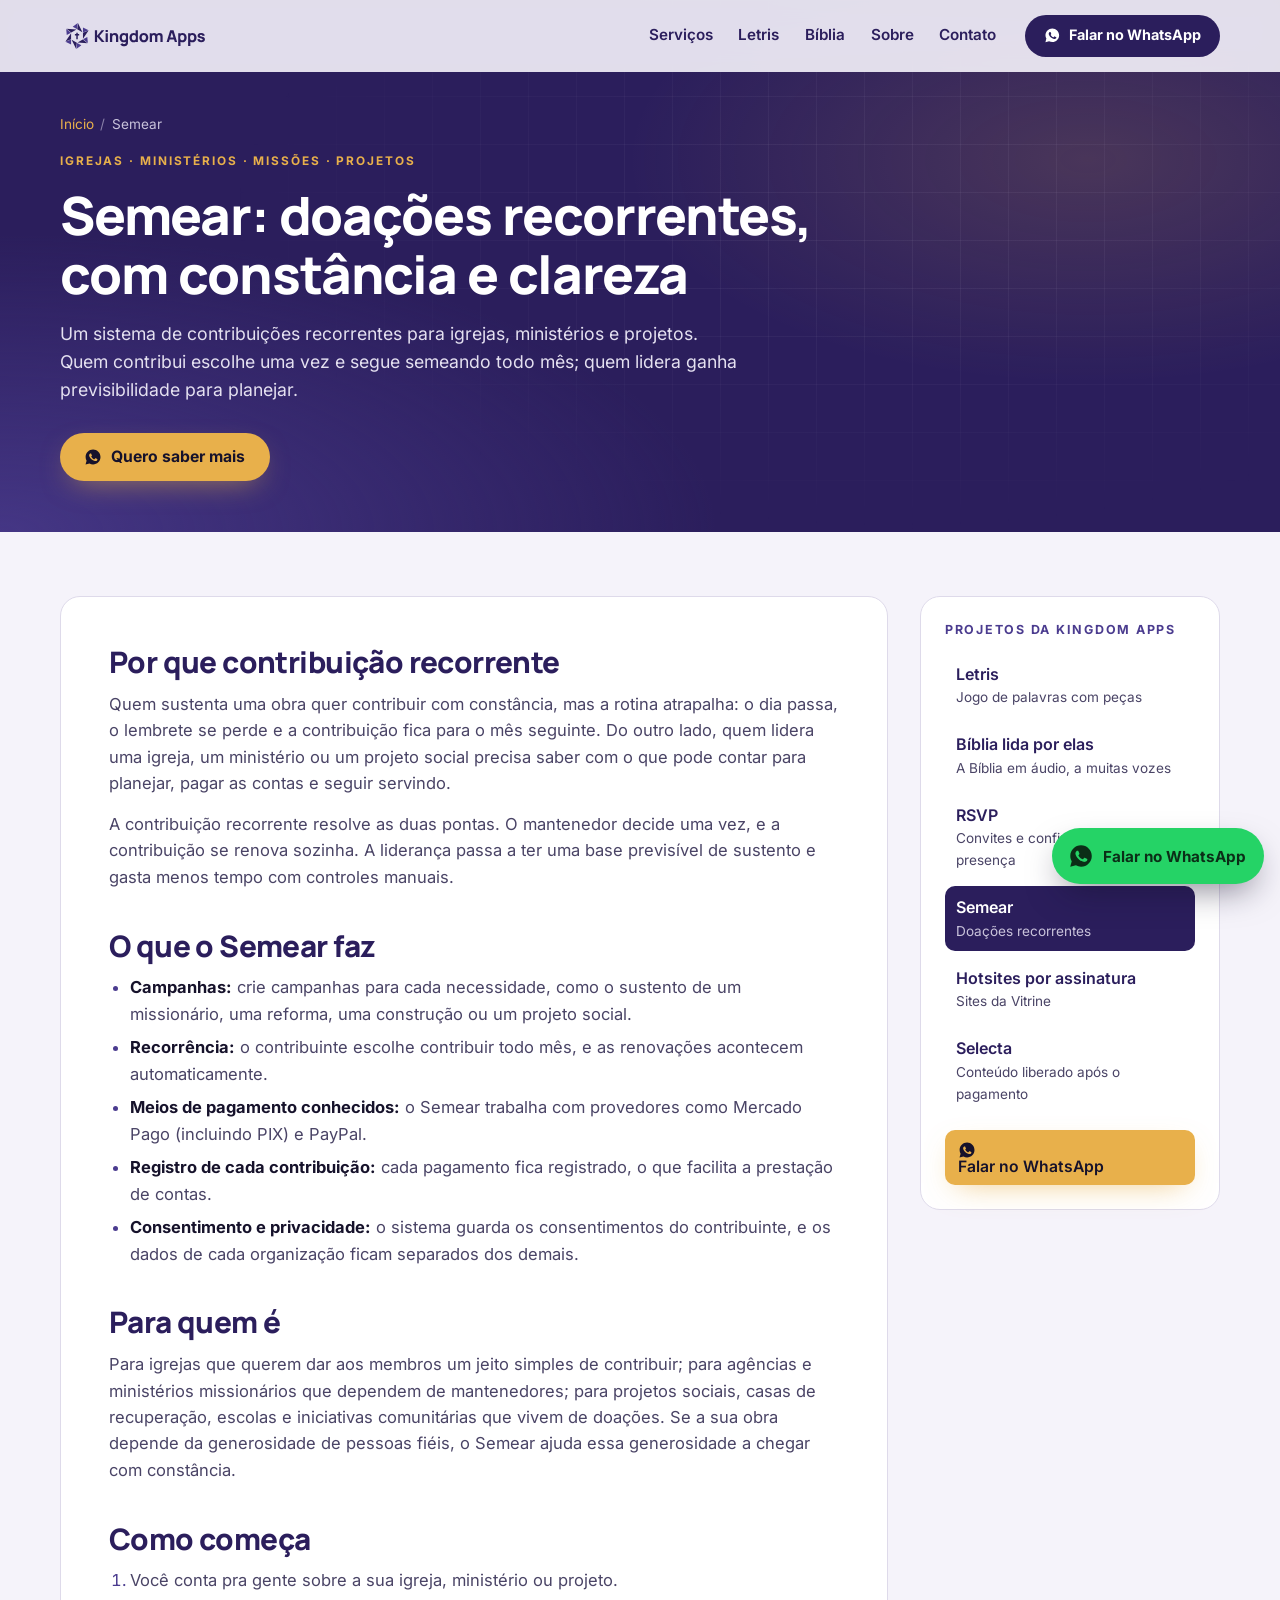
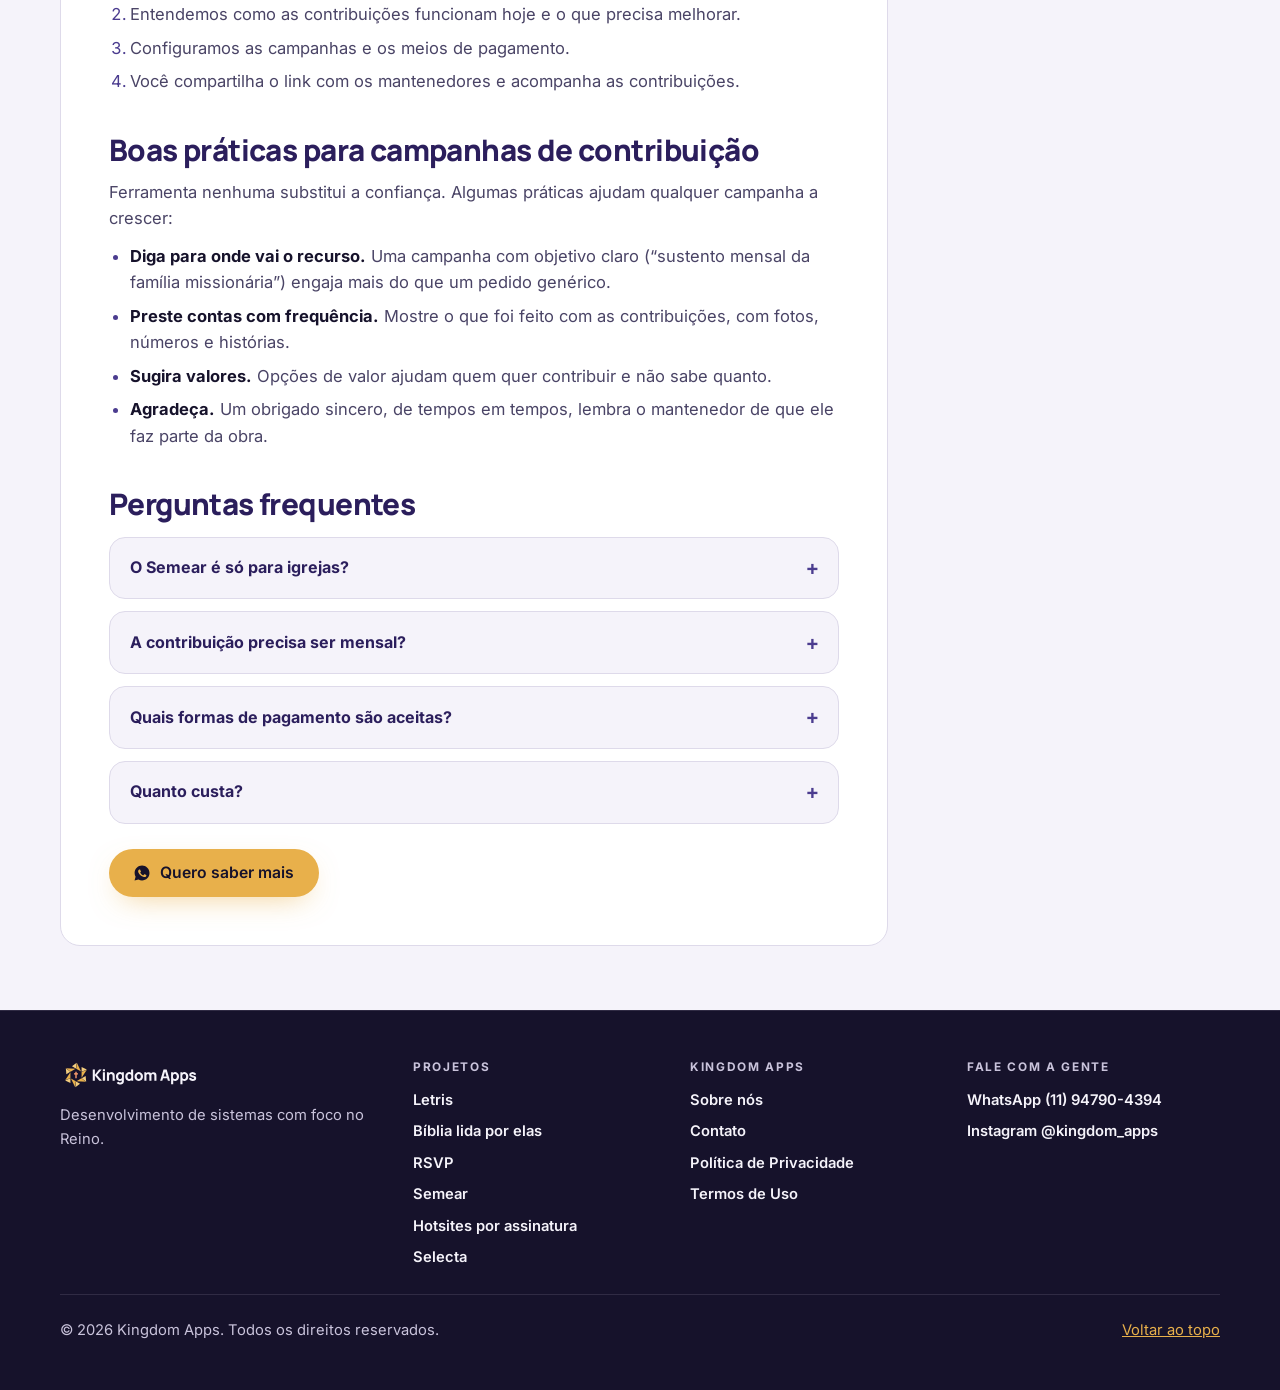
<file: semear/index.html>
<!DOCTYPE html>
<html lang="pt-BR">
<head>
  <meta charset="UTF-8" />
  <meta name="viewport" content="width=device-width, initial-scale=1" />
  <meta name="robots" content="index, follow" />
  <meta name="theme-color" content="#2B1E5C" />
  <title>Semear: doações recorrentes para igrejas e ministérios · Kingdom Apps</title>
  <meta name="description" content="O Semear organiza contribuições recorrentes para igrejas, ministérios, missões e projetos sociais, com campanhas, renovação automática e registro de cada contribuição." />
  <link rel="canonical" href="https://kingdomapps.net/semear/" />
  <meta property="og:type" content="website" />
  <meta property="og:url" content="https://kingdomapps.net/semear/" />
  <meta property="og:locale" content="pt_BR" />
  <meta property="og:site_name" content="Kingdom Apps" />
  <meta property="og:title" content="Semear: doações recorrentes para igrejas e ministérios · Kingdom Apps" />
  <meta property="og:description" content="O Semear organiza contribuições recorrentes para igrejas, ministérios, missões e projetos sociais, com campanhas, renovação automática e registro de cada contribuição." />
  <meta property="og:image" content="https://kingdomapps.net/assets/og-image.png" />
  <meta property="og:image:alt" content="Logo da Kingdom Apps sobre fundo índigo" />
  <meta name="twitter:card" content="summary_large_image" />
  <link rel="icon" href="/assets/brand/avatar-instagram.svg" type="image/svg+xml" />
  <link rel="preload" href="/assets/fonts/manrope-800.woff2" as="font" type="font/woff2" crossorigin />
  <link rel="preload" href="/assets/fonts/inter-var.woff2" as="font" type="font/woff2" crossorigin />
  <link rel="stylesheet" href="/assets/site.css" />
<!-- Google AdSense -->
<meta name="google-adsense-account" content="ca-pub-2445285097738073" />
<script async src="https://pagead2.googlesyndication.com/pagead/js/adsbygoogle.js?client=ca-pub-2445285097738073" crossorigin="anonymous"></script>
<!-- Google tag (gtag.js) -->
<script async src="https://www.googletagmanager.com/gtag/js?id=G-NJ030BJ0Z8"></script>
<script>
  window.dataLayer = window.dataLayer || [];
  function gtag(){dataLayer.push(arguments);}
  gtag('js', new Date());
  gtag('config', 'G-NJ030BJ0Z8');
</script>
<script>/* Kingdomapps GA4 eventos CTA */(function(){try{var ev=function(n,p){try{if(typeof gtag==='function')gtag('event',n,p);}catch(e){}};document.addEventListener('click',function(e){var a=e.target&&e.target.closest?e.target.closest('a[href]'):null;if(!a)return;var h=a.href||'',p={link_url:h};if(a.dataset&&a.dataset.plan)p.plan=a.dataset.plan;if(/wa\.me|api\.whatsapp\.com|whatsapp:/i.test(h))ev('click_whatsapp',p);else if(/ifood/i.test(h))ev('click_ifood',p);else if(/99app|99food|\/\/(www\.)?99\.|food\.99/i.test(h))ev('click_99',p);},true);document.addEventListener('submit',function(e){var f=e.target;ev('generate_lead',{form_id:(f&&(f.id||f.getAttribute('name')))||'form',page_location:location.href});},true);}catch(e){}})();</script>
</head>
<body>
  <a class="skip" href="#conteudo">Pular para o conteúdo</a>

  <header class="site-header">
    <div class="wrap header-inner">
      <a href="/" class="logo"><img src="/assets/brand/horizontal.svg" alt="Kingdom Apps" width="175" height="40" /></a>
      <button type="button" class="menu-btn" aria-expanded="false" aria-controls="nav"><span class="menu-bars" aria-hidden="true"></span><span class="menu-label">Menu</span></button>
      <nav id="nav" class="nav" aria-label="Principal">
        <ul>
          <li><a href="/#servicos">Serviços</a></li>
          <li><a href="/letris/">Letris</a></li>
          <li><a href="/biblia/">Bíblia</a></li>
          <li><a href="/sobre/">Sobre</a></li>
          <li><a href="/contato/">Contato</a></li>
        </ul>
        <a class="btn btn-indigo btn-sm" href="https://wa.me/5511947904394?text=Ol%C3%A1%21%20Vim%20pelo%20site%20da%20Kingdom%20Apps%20e%20quero%20saber%20mais." target="_blank" rel="noopener" aria-label="Falar com a Kingdom Apps pelo WhatsApp (abre em nova aba)"><svg class="ico" aria-hidden="true" focusable="false"><use href="#i-wa"/></svg>Falar no WhatsApp</a>
      </nav>
    </div>
  </header>

  <main id="conteudo">
    <section class="page-hero" id="topo" aria-labelledby="page-title">
      <div class="hero-grid" aria-hidden="true"></div>
      <div class="wrap">
        <nav class="crumbs" aria-label="Você está em"><ol><li><a href="/">Início</a></li><li aria-current="page">Semear</li></ol></nav>
        <p class="eyebrow eyebrow-gold">Igrejas · Ministérios · Missões · Projetos</p>
        <h1 id="page-title">Semear: doações recorrentes, com constância e clareza</h1>
        <p class="lead">Um sistema de contribuições recorrentes para igrejas, ministérios e projetos. Quem contribui escolhe uma vez e segue semeando todo mês; quem lidera ganha previsibilidade para planejar.</p>
        <div class="cta-row"><a class="btn btn-gold" href="https://wa.me/5511947904394?text=Ol%C3%A1%21%20Vim%20pelo%20site%20e%20quero%20saber%20mais%20sobre%20o%20Semear." target="_blank" rel="noopener" aria-label="Quero saber mais pelo WhatsApp (abre em nova aba)"><svg class="ico" aria-hidden="true" focusable="false"><use href="#i-wa"/></svg>Quero saber mais</a></div>
      </div>
    </section>

    <div class="page-body">
      <div class="wrap page-grid">
        <article class="prose">

<section aria-labelledby="por-que">
<h2 id="por-que">Por que contribuição recorrente</h2>
<p>Quem sustenta uma obra quer contribuir com constância, mas a rotina atrapalha: o dia passa, o lembrete se perde e a contribuição fica para o mês seguinte. Do outro lado, quem lidera uma igreja, um ministério ou um projeto social precisa saber com o que pode contar para planejar, pagar as contas e seguir servindo.</p>
<p>A contribuição recorrente resolve as duas pontas. O mantenedor decide uma vez, e a contribuição se renova sozinha. A liderança passa a ter uma base previsível de sustento e gasta menos tempo com controles manuais.</p>
</section>

<section aria-labelledby="o-que-faz">
<h2 id="o-que-faz">O que o Semear faz</h2>
<ul>
<li><strong>Campanhas:</strong> crie campanhas para cada necessidade, como o sustento de um missionário, uma reforma, uma construção ou um projeto social.</li>
<li><strong>Recorrência:</strong> o contribuinte escolhe contribuir todo mês, e as renovações acontecem automaticamente.</li>
<li><strong>Meios de pagamento conhecidos:</strong> o Semear trabalha com provedores como Mercado Pago (incluindo PIX) e PayPal.</li>
<li><strong>Registro de cada contribuição:</strong> cada pagamento fica registrado, o que facilita a prestação de contas.</li>
<li><strong>Consentimento e privacidade:</strong> o sistema guarda os consentimentos do contribuinte, e os dados de cada organização ficam separados dos demais.</li>
</ul>
</section>

<section aria-labelledby="para-quem">
<h2 id="para-quem">Para quem é</h2>
<p>Para igrejas que querem dar aos membros um jeito simples de contribuir; para agências e ministérios missionários que dependem de mantenedores; para projetos sociais, casas de recuperação, escolas e iniciativas comunitárias que vivem de doações. Se a sua obra depende da generosidade de pessoas fiéis, o Semear ajuda essa generosidade a chegar com constância.</p>
</section>

<section aria-labelledby="como-comeca">
<h2 id="como-comeca">Como começa</h2>
<ol>
<li>Você conta pra gente sobre a sua igreja, ministério ou projeto.</li>
<li>Entendemos como as contribuições funcionam hoje e o que precisa melhorar.</li>
<li>Configuramos as campanhas e os meios de pagamento.</li>
<li>Você compartilha o link com os mantenedores e acompanha as contribuições.</li>
</ol>
</section>

<section aria-labelledby="boas-praticas">
<h2 id="boas-praticas">Boas práticas para campanhas de contribuição</h2>
<p>Ferramenta nenhuma substitui a confiança. Algumas práticas ajudam qualquer campanha a crescer:</p>
<ul>
<li><strong>Diga para onde vai o recurso.</strong> Uma campanha com objetivo claro (“sustento mensal da família missionária”) engaja mais do que um pedido genérico.</li>
<li><strong>Preste contas com frequência.</strong> Mostre o que foi feito com as contribuições, com fotos, números e histórias.</li>
<li><strong>Sugira valores.</strong> Opções de valor ajudam quem quer contribuir e não sabe quanto.</li>
<li><strong>Agradeça.</strong> Um obrigado sincero, de tempos em tempos, lembra o mantenedor de que ele faz parte da obra.</li>
</ul>
</section>

<section aria-labelledby="faq-semear">
<h2 id="faq-semear">Perguntas frequentes</h2>
<div class="qa-list"><details class="qa"><summary>O Semear é só para igrejas?</summary><p>Não. Ele serve para igrejas, ministérios, missões e projetos sociais que recebem contribuições.</p></details><details class="qa"><summary>A contribuição precisa ser mensal?</summary><p>A recorrência é o coração do Semear, mas cada campanha é configurada conforme a sua realidade. Converse com a gente.</p></details><details class="qa"><summary>Quais formas de pagamento são aceitas?</summary><p>O Semear trabalha com provedores como Mercado Pago (incluindo PIX) e PayPal. As opções da sua organização são definidas na configuração.</p></details><details class="qa"><summary>Quanto custa?</summary><p>Fale com a gente pelo WhatsApp. Os valores são combinados antes de qualquer cobrança.</p></details></div>
<div class="cta-row"><a class="btn btn-gold" href="https://wa.me/5511947904394?text=Ol%C3%A1%21%20Vim%20pelo%20site%20e%20quero%20saber%20mais%20sobre%20o%20Semear." target="_blank" rel="noopener" aria-label="Quero saber mais pelo WhatsApp (abre em nova aba)"><svg class="ico" aria-hidden="true" focusable="false"><use href="#i-wa"/></svg>Quero saber mais</a></div>
</section>
        </article>
        <aside class="aside" aria-labelledby="aside-t">
            <h2 id="aside-t">Projetos da Kingdom Apps</h2>
            <ul><li><a href="/letris/">Letris<small>Jogo de palavras com peças</small></a></li><li><a href="/biblia/">Bíblia lida por elas<small>A Bíblia em áudio, a muitas vozes</small></a></li><li><a href="/rsvp/">RSVP<small>Convites e confirmação de presença</small></a></li><li><a href="/semear/" aria-current="page">Semear<small>Doações recorrentes</small></a></li><li><a href="/hotsites/">Hotsites por assinatura<small>Sites da Vitrine</small></a></li><li><a href="/selecta/">Selecta<small>Conteúdo liberado após o pagamento</small></a></li></ul>
            <a class="btn btn-gold" href="https://wa.me/5511947904394?text=Ol%C3%A1%21%20Vim%20pelo%20site%20e%20quero%20saber%20mais%20sobre%20o%20Semear." target="_blank" rel="noopener" aria-label="Falar no WhatsApp pelo WhatsApp (abre em nova aba)"><svg class="ico" aria-hidden="true" focusable="false"><use href="#i-wa"/></svg>Falar no WhatsApp</a>
          </aside>
      </div>
    </div>
  </main>

  <footer class="site-footer">
    <div class="wrap footer-inner">
      <div class="footer-brand">
        <img src="/assets/brand/horizontal-negativo.svg" alt="Kingdom Apps" width="175" height="40" loading="lazy" />
        <p>Desenvolvimento de sistemas com foco no Reino.</p>
      </div>
      <nav class="footer-col" aria-label="Projetos">
        <h2 class="footer-h">Projetos</h2>
        <ul>
            <li><a href="/letris/">Letris</a></li>
            <li><a href="/biblia/">Bíblia lida por elas</a></li>
            <li><a href="/rsvp/">RSVP</a></li>
            <li><a href="/semear/">Semear</a></li>
            <li><a href="/hotsites/">Hotsites por assinatura</a></li>
            <li><a href="/selecta/">Selecta</a></li>
        </ul>
      </nav>
      <nav class="footer-col" aria-label="Institucional">
        <h2 class="footer-h">Kingdom Apps</h2>
        <ul>
            <li><a href="/sobre/">Sobre nós</a></li>
            <li><a href="/contato/">Contato</a></li>
            <li><a href="/privacidade/">Política de Privacidade</a></li>
            <li><a href="/termos/">Termos de Uso</a></li>
        </ul>
      </nav>
      <div class="footer-col">
        <h2 class="footer-h">Fale com a gente</h2>
        <ul>
          <li><a href="https://wa.me/5511947904394?text=Ol%C3%A1%21%20Vim%20pelo%20site%20da%20Kingdom%20Apps%20e%20quero%20saber%20mais." target="_blank" rel="noopener" aria-label="Falar com a Kingdom Apps pelo WhatsApp (abre em nova aba)">WhatsApp (11) 94790-4394</a></li>
          <li><a href="https://www.instagram.com/kingdom_apps/" target="_blank" rel="noopener" aria-label="Abrir o perfil @kingdom_apps no Instagram (abre em nova aba)">Instagram @kingdom_apps</a></li>
        </ul>
      </div>
      <div class="footer-bottom">
        <p>© <span id="ano">2026</span> Kingdom Apps. Todos os direitos reservados.</p>
        <a href="#topo" class="to-top">Voltar ao topo</a>
      </div>
    </div>
  </footer>

  <a class="wa-float" href="https://wa.me/5511947904394?text=Ol%C3%A1%21%20Vim%20pelo%20site%20da%20Kingdom%20Apps%20e%20quero%20saber%20mais." target="_blank" rel="noopener" aria-label="Falar com a Kingdom Apps pelo WhatsApp"><svg class="ico" aria-hidden="true" focusable="false"><use href="#i-wa"/></svg><span>Falar no WhatsApp</span></a>

  <svg width="0" height="0" style="position:absolute" aria-hidden="true" focusable="false">
    <symbol id="i-wa" viewBox="0 0 24 24"><path fill="currentColor" d="M12.04 2C6.58 2 2.13 6.45 2.13 11.91c0 1.75.46 3.45 1.32 4.95L2.05 22l5.25-1.38a9.9 9.9 0 0 0 4.74 1.21c5.46 0 9.91-4.45 9.91-9.91S17.5 2 12.04 2Zm5.8 14.03c-.24.68-1.42 1.32-1.96 1.37-.5.05-.97.24-3.27-.68-2.77-1.09-4.52-3.93-4.66-4.11-.13-.18-1.1-1.47-1.1-2.81 0-1.34.7-2 .96-2.27.24-.27.53-.33.71-.33l.51.01c.16.01.38-.06.6.46.24.55.78 1.89.85 2.03.07.14.11.3.02.48-.09.18-.14.3-.27.46l-.41.48c-.14.13-.28.28-.12.55.16.27.71 1.17 1.52 1.9 1.05.93 1.93 1.22 2.2 1.36.27.14.43.11.59-.07.16-.18.68-.79.86-1.07.18-.27.36-.23.6-.14.25.09 1.57.74 1.84.88.27.14.45.2.52.31.07.12.07.66-.17 1.33Z"/></symbol>
    <symbol id="i-ig" viewBox="0 0 24 24"><path fill="none" stroke="currentColor" stroke-width="1.8" d="M7 3h10a4 4 0 0 1 4 4v10a4 4 0 0 1-4 4H7a4 4 0 0 1-4-4V7a4 4 0 0 1 4-4Z"/><circle cx="12" cy="12" r="4" fill="none" stroke="currentColor" stroke-width="1.8"/><circle cx="17.5" cy="6.5" r="1.2" fill="currentColor"/></symbol>
    <symbol id="i-rsvp" viewBox="0 0 24 24"><g fill="none" stroke="currentColor" stroke-width="1.7" stroke-linecap="round" stroke-linejoin="round"><path d="M3 8.5 12 14l9-5.5"/><rect x="3" y="5" width="18" height="14" rx="2.5"/><circle cx="18" cy="17" r="4" fill="currentColor" stroke="none" opacity=".25"/><path d="m16.2 17 1.3 1.3 2.4-2.5"/></g></symbol>
    <symbol id="i-rec" viewBox="0 0 24 24"><g fill="none" stroke="currentColor" stroke-width="1.7" stroke-linecap="round" stroke-linejoin="round"><path d="M12 21v-8"/><path d="M12 13c0-4 3-6 7-6 0 4-3 6-7 6Z"/><path d="M12 15c0-3-2.4-5-6-5 0 3 2.4 5 6 5Z"/><path d="M8 21h8"/></g></symbol>
    <symbol id="i-site" viewBox="0 0 24 24"><g fill="none" stroke="currentColor" stroke-width="1.7" stroke-linecap="round" stroke-linejoin="round"><rect x="2.5" y="4" width="19" height="16" rx="2.5"/><path d="M2.5 8.5h19M5.8 6.3h.01M8.3 6.3h.01M6 12h7M6 15.5h4.5M15.5 11.5h3v5h-3z"/></g></symbol>
    <symbol id="i-church" viewBox="0 0 24 24"><g fill="none" stroke="currentColor" stroke-width="1.7" stroke-linecap="round" stroke-linejoin="round"><path d="M12 2v5M10 4h4M5 21V12l7-5 7 5v9"/><path d="M10 21v-4a2 2 0 0 1 4 0v4M3 21h18"/></g></symbol>
    <symbol id="i-people" viewBox="0 0 24 24"><g fill="none" stroke="currentColor" stroke-width="1.7" stroke-linecap="round" stroke-linejoin="round"><circle cx="9" cy="8" r="3.2"/><path d="M3 20c0-3.3 2.7-6 6-6s6 2.7 6 6"/><circle cx="17" cy="9" r="2.5"/><path d="M16.5 14.1c2.6.3 4.5 2.6 4.5 5.4"/></g></symbol>
    <symbol id="i-store" viewBox="0 0 24 24"><g fill="none" stroke="currentColor" stroke-width="1.7" stroke-linecap="round" stroke-linejoin="round"><path d="M4 10v10h16V10M3 6l1.5-3h15L21 6v1.5a3 3 0 0 1-6 0 3 3 0 0 1-6 0 3 3 0 0 1-6 0Z"/><path d="M10 20v-5h4v5"/></g></symbol>
    <symbol id="i-play" viewBox="0 0 24 24"><g fill="none" stroke="currentColor" stroke-width="1.7" stroke-linecap="round" stroke-linejoin="round"><rect x="2.5" y="4" width="19" height="13" rx="2.5"/><path d="m10 8.2 4.5 2.8-4.5 2.8z"/><path d="M8 20.5h8"/><rect x="16.5" y="12.5" width="5" height="4" rx="1" fill="currentColor" stroke="none" opacity=".3"/></g></symbol>
    <symbol id="i-ext" viewBox="0 0 24 24"><g fill="none" stroke="currentColor" stroke-width="2" stroke-linecap="round" stroke-linejoin="round"><path d="M14 4h6v6M20 4l-9 9M18 14v5a1 1 0 0 1-1 1H5a1 1 0 0 1-1-1V7a1 1 0 0 1 1-1h5"/></g></symbol>
  </svg>

  <script src="/assets/site.js"></script>
</body>
</html>
</file>
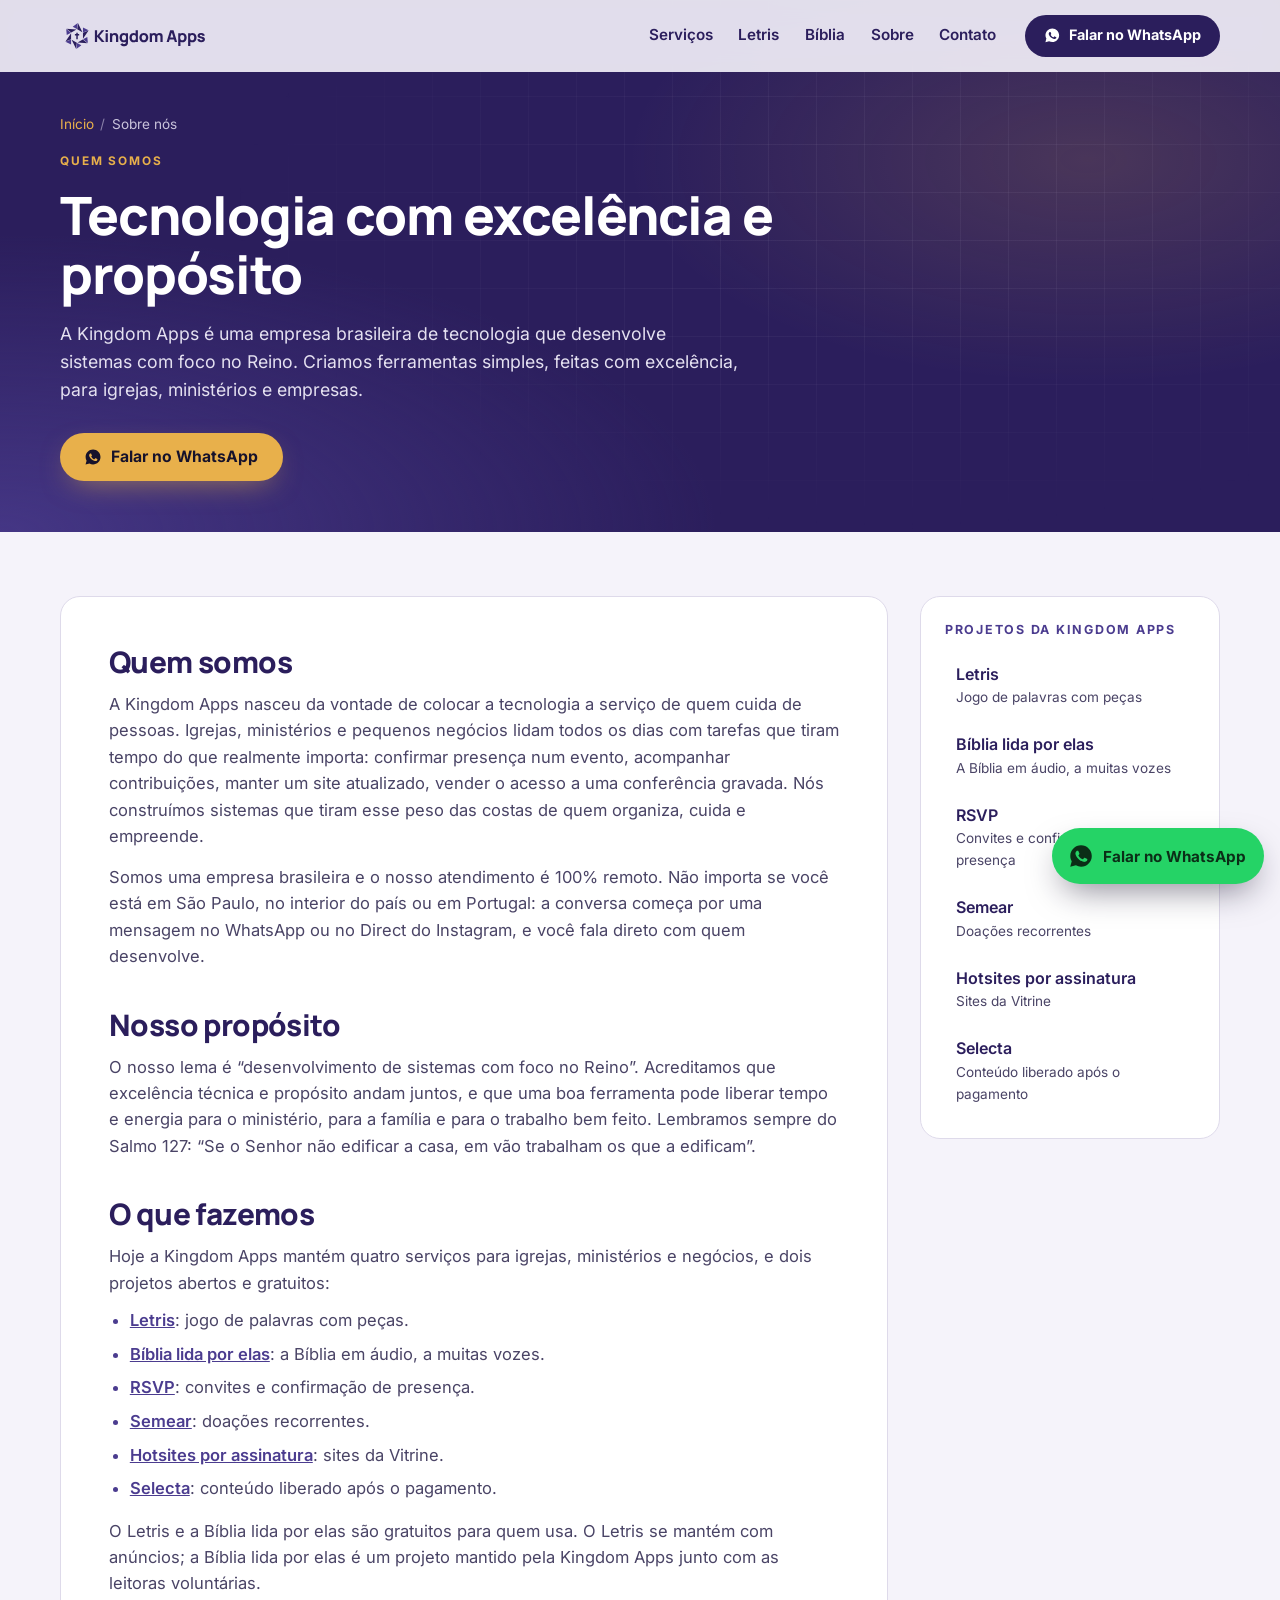
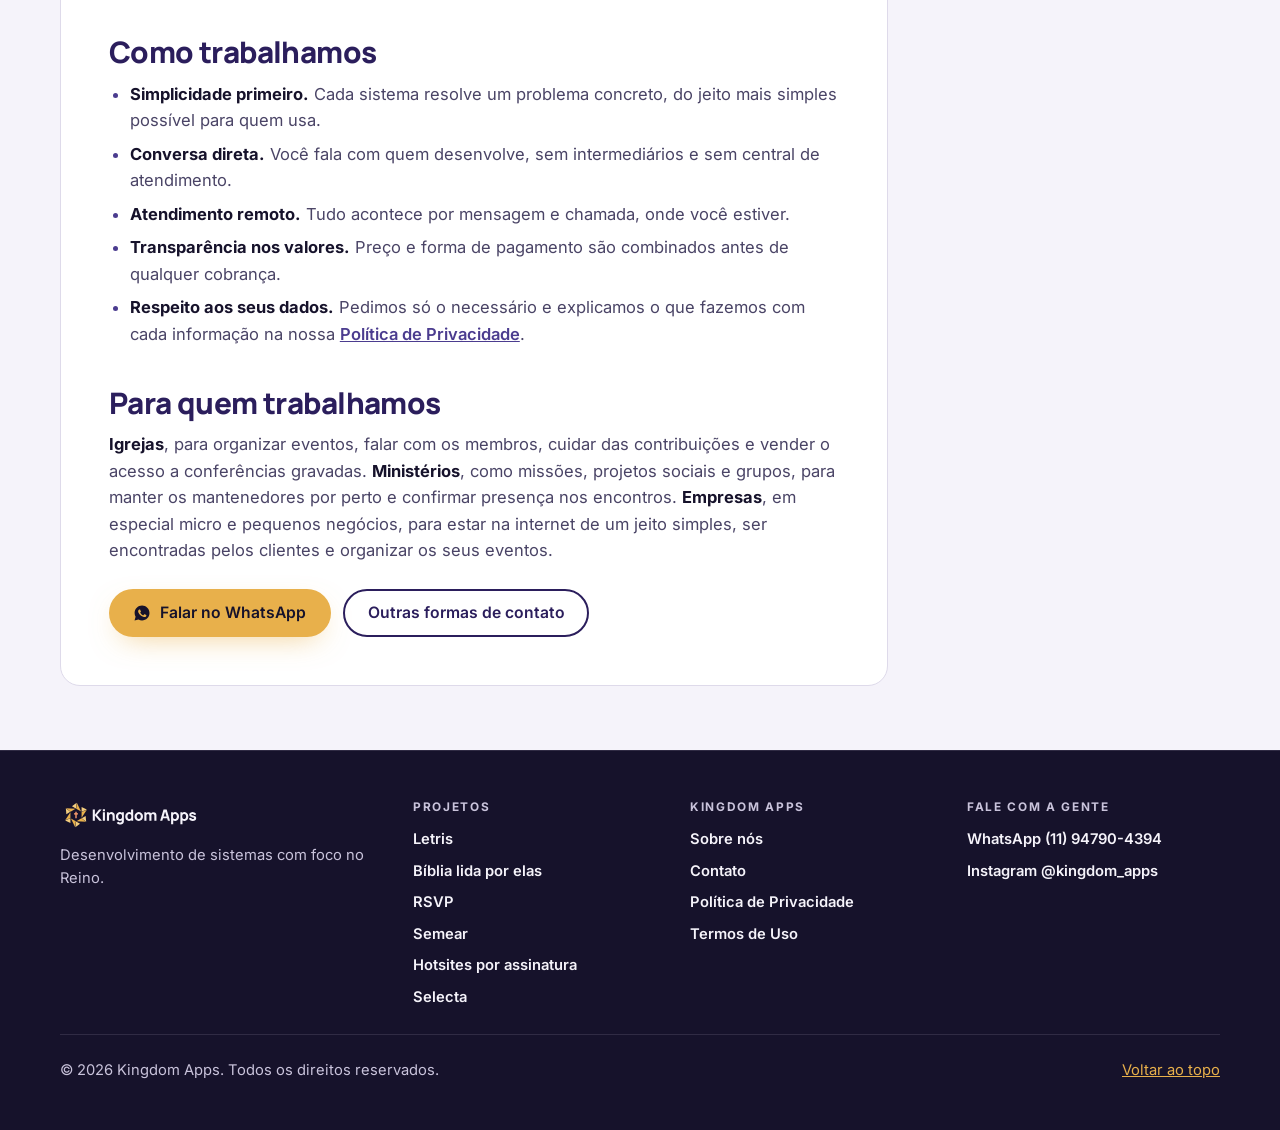
<file: sobre/index.html>
<!DOCTYPE html>
<html lang="pt-BR">
<head>
  <meta charset="UTF-8" />
  <meta name="viewport" content="width=device-width, initial-scale=1" />
  <meta name="robots" content="index, follow" />
  <meta name="theme-color" content="#2B1E5C" />
  <title>Sobre a Kingdom Apps: tecnologia com propósito · Kingdom Apps</title>
  <meta name="description" content="A Kingdom Apps é uma empresa brasileira de tecnologia que desenvolve sistemas com foco no Reino para igrejas, ministérios e negócios, com atendimento 100% remoto." />
  <link rel="canonical" href="https://kingdomapps.net/sobre/" />
  <meta property="og:type" content="website" />
  <meta property="og:url" content="https://kingdomapps.net/sobre/" />
  <meta property="og:locale" content="pt_BR" />
  <meta property="og:site_name" content="Kingdom Apps" />
  <meta property="og:title" content="Sobre a Kingdom Apps: tecnologia com propósito · Kingdom Apps" />
  <meta property="og:description" content="A Kingdom Apps é uma empresa brasileira de tecnologia que desenvolve sistemas com foco no Reino para igrejas, ministérios e negócios, com atendimento 100% remoto." />
  <meta property="og:image" content="https://kingdomapps.net/assets/og-image.png" />
  <meta property="og:image:alt" content="Logo da Kingdom Apps sobre fundo índigo" />
  <meta name="twitter:card" content="summary_large_image" />
  <link rel="icon" href="/assets/brand/avatar-instagram.svg" type="image/svg+xml" />
  <link rel="preload" href="/assets/fonts/manrope-800.woff2" as="font" type="font/woff2" crossorigin />
  <link rel="preload" href="/assets/fonts/inter-var.woff2" as="font" type="font/woff2" crossorigin />
  <link rel="stylesheet" href="/assets/site.css" />
<!-- Google AdSense -->
<meta name="google-adsense-account" content="ca-pub-2445285097738073" />
<script async src="https://pagead2.googlesyndication.com/pagead/js/adsbygoogle.js?client=ca-pub-2445285097738073" crossorigin="anonymous"></script>
<!-- Google tag (gtag.js) -->
<script async src="https://www.googletagmanager.com/gtag/js?id=G-NJ030BJ0Z8"></script>
<script>
  window.dataLayer = window.dataLayer || [];
  function gtag(){dataLayer.push(arguments);}
  gtag('js', new Date());
  gtag('config', 'G-NJ030BJ0Z8');
</script>
<script>/* Kingdomapps GA4 eventos CTA */(function(){try{var ev=function(n,p){try{if(typeof gtag==='function')gtag('event',n,p);}catch(e){}};document.addEventListener('click',function(e){var a=e.target&&e.target.closest?e.target.closest('a[href]'):null;if(!a)return;var h=a.href||'',p={link_url:h};if(a.dataset&&a.dataset.plan)p.plan=a.dataset.plan;if(/wa\.me|api\.whatsapp\.com|whatsapp:/i.test(h))ev('click_whatsapp',p);else if(/ifood/i.test(h))ev('click_ifood',p);else if(/99app|99food|\/\/(www\.)?99\.|food\.99/i.test(h))ev('click_99',p);},true);document.addEventListener('submit',function(e){var f=e.target;ev('generate_lead',{form_id:(f&&(f.id||f.getAttribute('name')))||'form',page_location:location.href});},true);}catch(e){}})();</script>
</head>
<body>
  <a class="skip" href="#conteudo">Pular para o conteúdo</a>

  <header class="site-header">
    <div class="wrap header-inner">
      <a href="/" class="logo"><img src="/assets/brand/horizontal.svg" alt="Kingdom Apps" width="175" height="40" /></a>
      <button type="button" class="menu-btn" aria-expanded="false" aria-controls="nav"><span class="menu-bars" aria-hidden="true"></span><span class="menu-label">Menu</span></button>
      <nav id="nav" class="nav" aria-label="Principal">
        <ul>
          <li><a href="/#servicos">Serviços</a></li>
          <li><a href="/letris/">Letris</a></li>
          <li><a href="/biblia/">Bíblia</a></li>
          <li><a href="/sobre/">Sobre</a></li>
          <li><a href="/contato/">Contato</a></li>
        </ul>
        <a class="btn btn-indigo btn-sm" href="https://wa.me/5511947904394?text=Ol%C3%A1%21%20Vim%20pelo%20site%20da%20Kingdom%20Apps%20e%20quero%20saber%20mais." target="_blank" rel="noopener" aria-label="Falar com a Kingdom Apps pelo WhatsApp (abre em nova aba)"><svg class="ico" aria-hidden="true" focusable="false"><use href="#i-wa"/></svg>Falar no WhatsApp</a>
      </nav>
    </div>
  </header>

  <main id="conteudo">
    <section class="page-hero" id="topo" aria-labelledby="page-title">
      <div class="hero-grid" aria-hidden="true"></div>
      <div class="wrap">
        <nav class="crumbs" aria-label="Você está em"><ol><li><a href="/">Início</a></li><li aria-current="page">Sobre nós</li></ol></nav>
        <p class="eyebrow eyebrow-gold">Quem somos</p>
        <h1 id="page-title">Tecnologia com excelência e propósito</h1>
        <p class="lead">A Kingdom Apps é uma empresa brasileira de tecnologia que desenvolve sistemas com foco no Reino. Criamos ferramentas simples, feitas com excelência, para igrejas, ministérios e empresas.</p>
        <div class="cta-row"><a class="btn btn-gold" href="https://wa.me/5511947904394?text=Ol%C3%A1%21%20Vim%20pelo%20site%20da%20Kingdom%20Apps%20e%20quero%20saber%20mais." target="_blank" rel="noopener" aria-label="Falar no WhatsApp pelo WhatsApp (abre em nova aba)"><svg class="ico" aria-hidden="true" focusable="false"><use href="#i-wa"/></svg>Falar no WhatsApp</a></div>
      </div>
    </section>

    <div class="page-body">
      <div class="wrap page-grid">
        <article class="prose">

<section aria-labelledby="quem">
<h2 id="quem">Quem somos</h2>
<p>A Kingdom Apps nasceu da vontade de colocar a tecnologia a serviço de quem cuida de pessoas. Igrejas, ministérios e pequenos negócios lidam todos os dias com tarefas que tiram tempo do que realmente importa: confirmar presença num evento, acompanhar contribuições, manter um site atualizado, vender o acesso a uma conferência gravada. Nós construímos sistemas que tiram esse peso das costas de quem organiza, cuida e empreende.</p>
<p>Somos uma empresa brasileira e o nosso atendimento é 100% remoto. Não importa se você está em São Paulo, no interior do país ou em Portugal: a conversa começa por uma mensagem no WhatsApp ou no Direct do Instagram, e você fala direto com quem desenvolve.</p>
</section>

<section aria-labelledby="proposito">
<h2 id="proposito">Nosso propósito</h2>
<p>O nosso lema é “desenvolvimento de sistemas com foco no Reino”. Acreditamos que excelência técnica e propósito andam juntos, e que uma boa ferramenta pode liberar tempo e energia para o ministério, para a família e para o trabalho bem feito. Lembramos sempre do Salmo 127: “Se o Senhor não edificar a casa, em vão trabalham os que a edificam”.</p>
</section>

<section aria-labelledby="fazemos">
<h2 id="fazemos">O que fazemos</h2>
<p>Hoje a Kingdom Apps mantém quatro serviços para igrejas, ministérios e negócios, e dois projetos abertos e gratuitos:</p>
<ul>
<li><a href="/letris/">Letris</a>: jogo de palavras com peças.</li>
<li><a href="/biblia/">Bíblia lida por elas</a>: a Bíblia em áudio, a muitas vozes.</li>
<li><a href="/rsvp/">RSVP</a>: convites e confirmação de presença.</li>
<li><a href="/semear/">Semear</a>: doações recorrentes.</li>
<li><a href="/hotsites/">Hotsites por assinatura</a>: sites da Vitrine.</li>
<li><a href="/selecta/">Selecta</a>: conteúdo liberado após o pagamento.</li>
</ul>
<p>O Letris e a Bíblia lida por elas são gratuitos para quem usa. O Letris se mantém com anúncios; a Bíblia lida por elas é um projeto mantido pela Kingdom Apps junto com as leitoras voluntárias.</p>
</section>

<section aria-labelledby="como">
<h2 id="como">Como trabalhamos</h2>
<ul>
<li><strong>Simplicidade primeiro.</strong> Cada sistema resolve um problema concreto, do jeito mais simples possível para quem usa.</li>
<li><strong>Conversa direta.</strong> Você fala com quem desenvolve, sem intermediários e sem central de atendimento.</li>
<li><strong>Atendimento remoto.</strong> Tudo acontece por mensagem e chamada, onde você estiver.</li>
<li><strong>Transparência nos valores.</strong> Preço e forma de pagamento são combinados antes de qualquer cobrança.</li>
<li><strong>Respeito aos seus dados.</strong> Pedimos só o necessário e explicamos o que fazemos com cada informação na nossa <a href="/privacidade/">Política de Privacidade</a>.</li>
</ul>
</section>

<section aria-labelledby="para-quem">
<h2 id="para-quem">Para quem trabalhamos</h2>
<p><strong>Igrejas</strong>, para organizar eventos, falar com os membros, cuidar das contribuições e vender o acesso a conferências gravadas. <strong>Ministérios</strong>, como missões, projetos sociais e grupos, para manter os mantenedores por perto e confirmar presença nos encontros. <strong>Empresas</strong>, em especial micro e pequenos negócios, para estar na internet de um jeito simples, ser encontradas pelos clientes e organizar os seus eventos.</p>
<div class="cta-row"><a class="btn btn-gold" href="https://wa.me/5511947904394?text=Ol%C3%A1%21%20Vim%20pelo%20site%20da%20Kingdom%20Apps%20e%20quero%20saber%20mais." target="_blank" rel="noopener" aria-label="Falar no WhatsApp pelo WhatsApp (abre em nova aba)"><svg class="ico" aria-hidden="true" focusable="false"><use href="#i-wa"/></svg>Falar no WhatsApp</a><a class="btn btn-outline" href="/contato/">Outras formas de contato</a></div>
</section>
        </article>
        <aside class="aside" aria-labelledby="aside-t">
            <h2 id="aside-t">Projetos da Kingdom Apps</h2>
            <ul><li><a href="/letris/">Letris<small>Jogo de palavras com peças</small></a></li><li><a href="/biblia/">Bíblia lida por elas<small>A Bíblia em áudio, a muitas vozes</small></a></li><li><a href="/rsvp/">RSVP<small>Convites e confirmação de presença</small></a></li><li><a href="/semear/">Semear<small>Doações recorrentes</small></a></li><li><a href="/hotsites/">Hotsites por assinatura<small>Sites da Vitrine</small></a></li><li><a href="/selecta/">Selecta<small>Conteúdo liberado após o pagamento</small></a></li></ul>
            
          </aside>
      </div>
    </div>
  </main>

  <footer class="site-footer">
    <div class="wrap footer-inner">
      <div class="footer-brand">
        <img src="/assets/brand/horizontal-negativo.svg" alt="Kingdom Apps" width="175" height="40" loading="lazy" />
        <p>Desenvolvimento de sistemas com foco no Reino.</p>
      </div>
      <nav class="footer-col" aria-label="Projetos">
        <h2 class="footer-h">Projetos</h2>
        <ul>
            <li><a href="/letris/">Letris</a></li>
            <li><a href="/biblia/">Bíblia lida por elas</a></li>
            <li><a href="/rsvp/">RSVP</a></li>
            <li><a href="/semear/">Semear</a></li>
            <li><a href="/hotsites/">Hotsites por assinatura</a></li>
            <li><a href="/selecta/">Selecta</a></li>
        </ul>
      </nav>
      <nav class="footer-col" aria-label="Institucional">
        <h2 class="footer-h">Kingdom Apps</h2>
        <ul>
            <li><a href="/sobre/">Sobre nós</a></li>
            <li><a href="/contato/">Contato</a></li>
            <li><a href="/privacidade/">Política de Privacidade</a></li>
            <li><a href="/termos/">Termos de Uso</a></li>
        </ul>
      </nav>
      <div class="footer-col">
        <h2 class="footer-h">Fale com a gente</h2>
        <ul>
          <li><a href="https://wa.me/5511947904394?text=Ol%C3%A1%21%20Vim%20pelo%20site%20da%20Kingdom%20Apps%20e%20quero%20saber%20mais." target="_blank" rel="noopener" aria-label="Falar com a Kingdom Apps pelo WhatsApp (abre em nova aba)">WhatsApp (11) 94790-4394</a></li>
          <li><a href="https://www.instagram.com/kingdom_apps/" target="_blank" rel="noopener" aria-label="Abrir o perfil @kingdom_apps no Instagram (abre em nova aba)">Instagram @kingdom_apps</a></li>
        </ul>
      </div>
      <div class="footer-bottom">
        <p>© <span id="ano">2026</span> Kingdom Apps. Todos os direitos reservados.</p>
        <a href="#topo" class="to-top">Voltar ao topo</a>
      </div>
    </div>
  </footer>

  <a class="wa-float" href="https://wa.me/5511947904394?text=Ol%C3%A1%21%20Vim%20pelo%20site%20da%20Kingdom%20Apps%20e%20quero%20saber%20mais." target="_blank" rel="noopener" aria-label="Falar com a Kingdom Apps pelo WhatsApp"><svg class="ico" aria-hidden="true" focusable="false"><use href="#i-wa"/></svg><span>Falar no WhatsApp</span></a>

  <svg width="0" height="0" style="position:absolute" aria-hidden="true" focusable="false">
    <symbol id="i-wa" viewBox="0 0 24 24"><path fill="currentColor" d="M12.04 2C6.58 2 2.13 6.45 2.13 11.91c0 1.75.46 3.45 1.32 4.95L2.05 22l5.25-1.38a9.9 9.9 0 0 0 4.74 1.21c5.46 0 9.91-4.45 9.91-9.91S17.5 2 12.04 2Zm5.8 14.03c-.24.68-1.42 1.32-1.96 1.37-.5.05-.97.24-3.27-.68-2.77-1.09-4.52-3.93-4.66-4.11-.13-.18-1.1-1.47-1.1-2.81 0-1.34.7-2 .96-2.27.24-.27.53-.33.71-.33l.51.01c.16.01.38-.06.6.46.24.55.78 1.89.85 2.03.07.14.11.3.02.48-.09.18-.14.3-.27.46l-.41.48c-.14.13-.28.28-.12.55.16.27.71 1.17 1.52 1.9 1.05.93 1.93 1.22 2.2 1.36.27.14.43.11.59-.07.16-.18.68-.79.86-1.07.18-.27.36-.23.6-.14.25.09 1.57.74 1.84.88.27.14.45.2.52.31.07.12.07.66-.17 1.33Z"/></symbol>
    <symbol id="i-ig" viewBox="0 0 24 24"><path fill="none" stroke="currentColor" stroke-width="1.8" d="M7 3h10a4 4 0 0 1 4 4v10a4 4 0 0 1-4 4H7a4 4 0 0 1-4-4V7a4 4 0 0 1 4-4Z"/><circle cx="12" cy="12" r="4" fill="none" stroke="currentColor" stroke-width="1.8"/><circle cx="17.5" cy="6.5" r="1.2" fill="currentColor"/></symbol>
    <symbol id="i-rsvp" viewBox="0 0 24 24"><g fill="none" stroke="currentColor" stroke-width="1.7" stroke-linecap="round" stroke-linejoin="round"><path d="M3 8.5 12 14l9-5.5"/><rect x="3" y="5" width="18" height="14" rx="2.5"/><circle cx="18" cy="17" r="4" fill="currentColor" stroke="none" opacity=".25"/><path d="m16.2 17 1.3 1.3 2.4-2.5"/></g></symbol>
    <symbol id="i-rec" viewBox="0 0 24 24"><g fill="none" stroke="currentColor" stroke-width="1.7" stroke-linecap="round" stroke-linejoin="round"><path d="M12 21v-8"/><path d="M12 13c0-4 3-6 7-6 0 4-3 6-7 6Z"/><path d="M12 15c0-3-2.4-5-6-5 0 3 2.4 5 6 5Z"/><path d="M8 21h8"/></g></symbol>
    <symbol id="i-site" viewBox="0 0 24 24"><g fill="none" stroke="currentColor" stroke-width="1.7" stroke-linecap="round" stroke-linejoin="round"><rect x="2.5" y="4" width="19" height="16" rx="2.5"/><path d="M2.5 8.5h19M5.8 6.3h.01M8.3 6.3h.01M6 12h7M6 15.5h4.5M15.5 11.5h3v5h-3z"/></g></symbol>
    <symbol id="i-church" viewBox="0 0 24 24"><g fill="none" stroke="currentColor" stroke-width="1.7" stroke-linecap="round" stroke-linejoin="round"><path d="M12 2v5M10 4h4M5 21V12l7-5 7 5v9"/><path d="M10 21v-4a2 2 0 0 1 4 0v4M3 21h18"/></g></symbol>
    <symbol id="i-people" viewBox="0 0 24 24"><g fill="none" stroke="currentColor" stroke-width="1.7" stroke-linecap="round" stroke-linejoin="round"><circle cx="9" cy="8" r="3.2"/><path d="M3 20c0-3.3 2.7-6 6-6s6 2.7 6 6"/><circle cx="17" cy="9" r="2.5"/><path d="M16.5 14.1c2.6.3 4.5 2.6 4.5 5.4"/></g></symbol>
    <symbol id="i-store" viewBox="0 0 24 24"><g fill="none" stroke="currentColor" stroke-width="1.7" stroke-linecap="round" stroke-linejoin="round"><path d="M4 10v10h16V10M3 6l1.5-3h15L21 6v1.5a3 3 0 0 1-6 0 3 3 0 0 1-6 0 3 3 0 0 1-6 0Z"/><path d="M10 20v-5h4v5"/></g></symbol>
    <symbol id="i-play" viewBox="0 0 24 24"><g fill="none" stroke="currentColor" stroke-width="1.7" stroke-linecap="round" stroke-linejoin="round"><rect x="2.5" y="4" width="19" height="13" rx="2.5"/><path d="m10 8.2 4.5 2.8-4.5 2.8z"/><path d="M8 20.5h8"/><rect x="16.5" y="12.5" width="5" height="4" rx="1" fill="currentColor" stroke="none" opacity=".3"/></g></symbol>
    <symbol id="i-ext" viewBox="0 0 24 24"><g fill="none" stroke="currentColor" stroke-width="2" stroke-linecap="round" stroke-linejoin="round"><path d="M14 4h6v6M20 4l-9 9M18 14v5a1 1 0 0 1-1 1H5a1 1 0 0 1-1-1V7a1 1 0 0 1 1-1h5"/></g></symbol>
  </svg>

  <script src="/assets/site.js"></script>
</body>
</html>
</file>
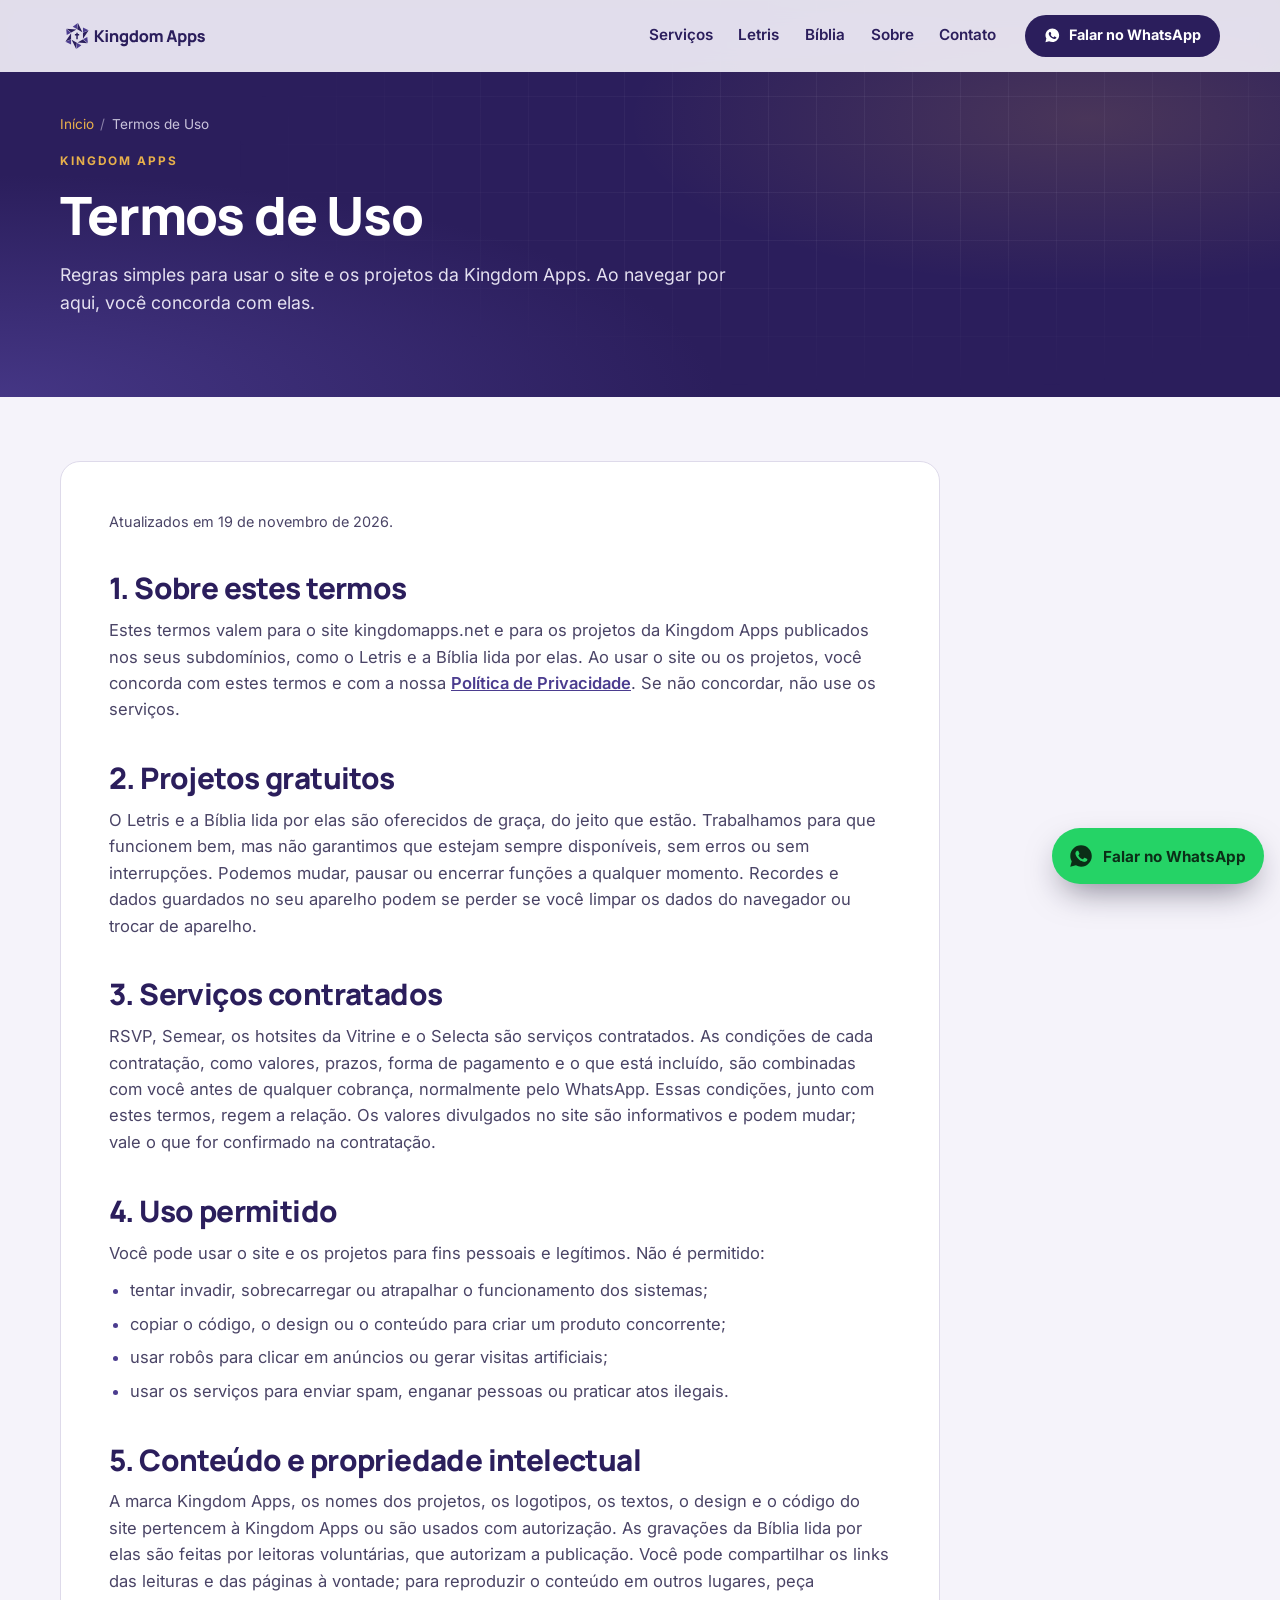
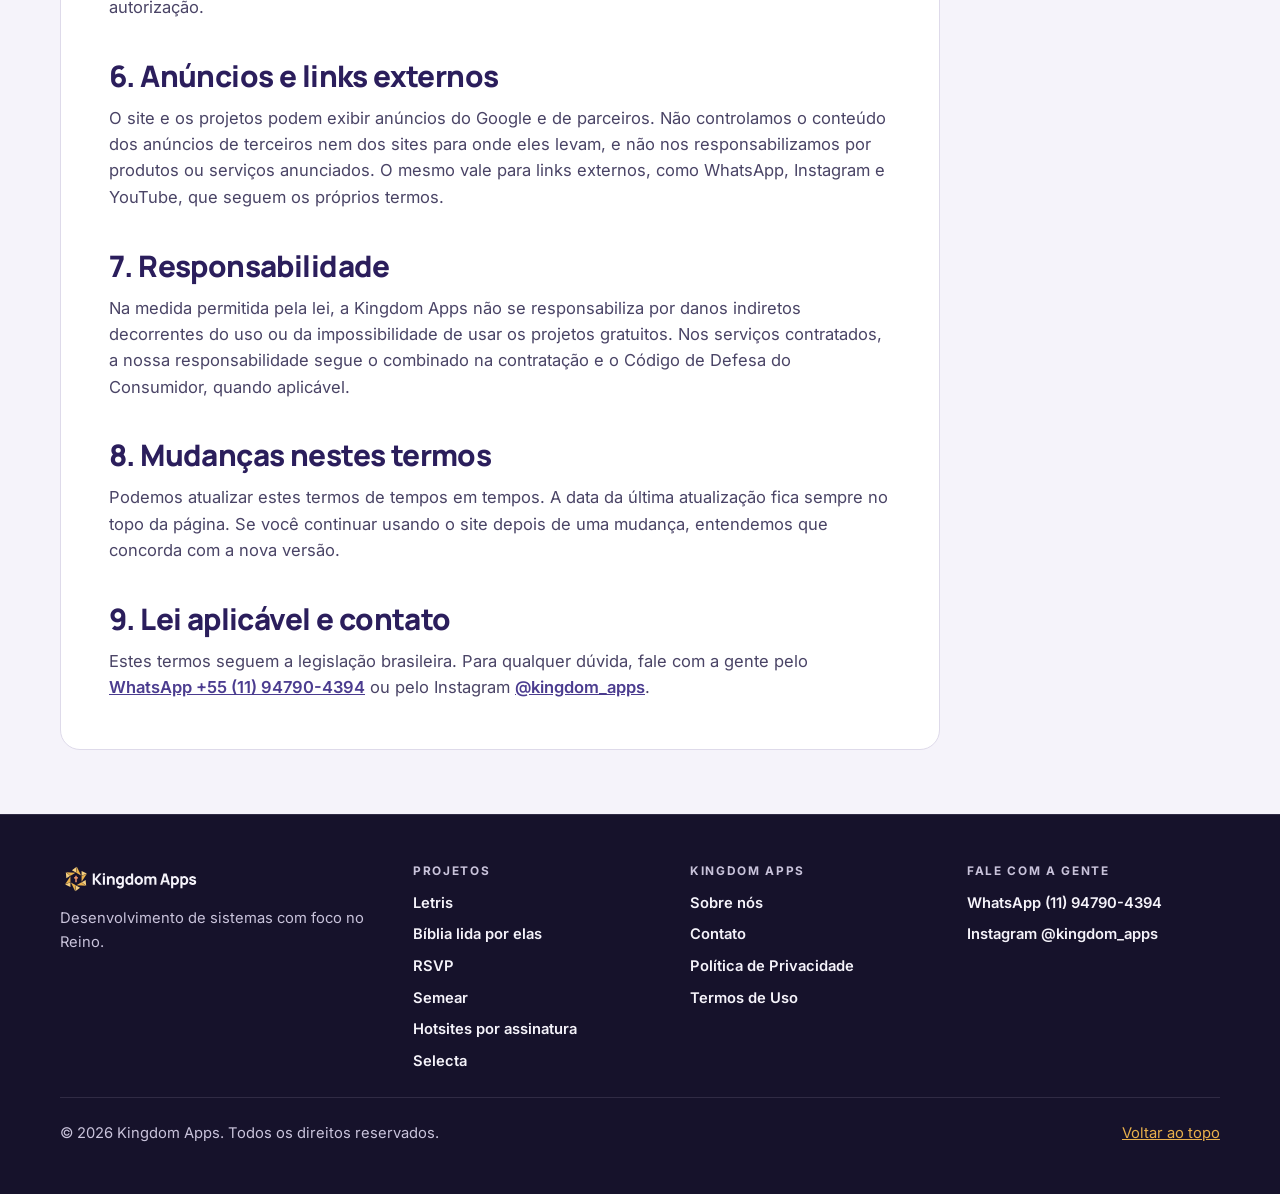
<file: termos/index.html>
<!DOCTYPE html>
<html lang="pt-BR">
<head>
  <meta charset="UTF-8" />
  <meta name="viewport" content="width=device-width, initial-scale=1" />
  <meta name="robots" content="index, follow" />
  <meta name="theme-color" content="#2B1E5C" />
  <title>Termos de Uso · Kingdom Apps</title>
  <meta name="description" content="Termos de uso do site kingdomapps.net e dos projetos da Kingdom Apps, como o Letris e a Bíblia lida por elas: uso permitido, conteúdo, anúncios, serviços contratados e responsabilidades." />
  <link rel="canonical" href="https://kingdomapps.net/termos/" />
  <meta property="og:type" content="website" />
  <meta property="og:url" content="https://kingdomapps.net/termos/" />
  <meta property="og:locale" content="pt_BR" />
  <meta property="og:site_name" content="Kingdom Apps" />
  <meta property="og:title" content="Termos de Uso · Kingdom Apps" />
  <meta property="og:description" content="Termos de uso do site kingdomapps.net e dos projetos da Kingdom Apps, como o Letris e a Bíblia lida por elas: uso permitido, conteúdo, anúncios, serviços contratados e responsabilidades." />
  <meta property="og:image" content="https://kingdomapps.net/assets/og-image.png" />
  <meta property="og:image:alt" content="Logo da Kingdom Apps sobre fundo índigo" />
  <meta name="twitter:card" content="summary_large_image" />
  <link rel="icon" href="/assets/brand/avatar-instagram.svg" type="image/svg+xml" />
  <link rel="preload" href="/assets/fonts/manrope-800.woff2" as="font" type="font/woff2" crossorigin />
  <link rel="preload" href="/assets/fonts/inter-var.woff2" as="font" type="font/woff2" crossorigin />
  <link rel="stylesheet" href="/assets/site.css" />
<!-- Google AdSense -->
<meta name="google-adsense-account" content="ca-pub-2445285097738073" />
<script async src="https://pagead2.googlesyndication.com/pagead/js/adsbygoogle.js?client=ca-pub-2445285097738073" crossorigin="anonymous"></script>
<!-- Google tag (gtag.js) -->
<script async src="https://www.googletagmanager.com/gtag/js?id=G-NJ030BJ0Z8"></script>
<script>
  window.dataLayer = window.dataLayer || [];
  function gtag(){dataLayer.push(arguments);}
  gtag('js', new Date());
  gtag('config', 'G-NJ030BJ0Z8');
</script>
<script>/* Kingdomapps GA4 eventos CTA */(function(){try{var ev=function(n,p){try{if(typeof gtag==='function')gtag('event',n,p);}catch(e){}};document.addEventListener('click',function(e){var a=e.target&&e.target.closest?e.target.closest('a[href]'):null;if(!a)return;var h=a.href||'',p={link_url:h};if(a.dataset&&a.dataset.plan)p.plan=a.dataset.plan;if(/wa\.me|api\.whatsapp\.com|whatsapp:/i.test(h))ev('click_whatsapp',p);else if(/ifood/i.test(h))ev('click_ifood',p);else if(/99app|99food|\/\/(www\.)?99\.|food\.99/i.test(h))ev('click_99',p);},true);document.addEventListener('submit',function(e){var f=e.target;ev('generate_lead',{form_id:(f&&(f.id||f.getAttribute('name')))||'form',page_location:location.href});},true);}catch(e){}})();</script>
</head>
<body>
  <a class="skip" href="#conteudo">Pular para o conteúdo</a>

  <header class="site-header">
    <div class="wrap header-inner">
      <a href="/" class="logo"><img src="/assets/brand/horizontal.svg" alt="Kingdom Apps" width="175" height="40" /></a>
      <button type="button" class="menu-btn" aria-expanded="false" aria-controls="nav"><span class="menu-bars" aria-hidden="true"></span><span class="menu-label">Menu</span></button>
      <nav id="nav" class="nav" aria-label="Principal">
        <ul>
          <li><a href="/#servicos">Serviços</a></li>
          <li><a href="/letris/">Letris</a></li>
          <li><a href="/biblia/">Bíblia</a></li>
          <li><a href="/sobre/">Sobre</a></li>
          <li><a href="/contato/">Contato</a></li>
        </ul>
        <a class="btn btn-indigo btn-sm" href="https://wa.me/5511947904394?text=Ol%C3%A1%21%20Vim%20pelo%20site%20da%20Kingdom%20Apps%20e%20quero%20saber%20mais." target="_blank" rel="noopener" aria-label="Falar com a Kingdom Apps pelo WhatsApp (abre em nova aba)"><svg class="ico" aria-hidden="true" focusable="false"><use href="#i-wa"/></svg>Falar no WhatsApp</a>
      </nav>
    </div>
  </header>

  <main id="conteudo">
    <section class="page-hero" id="topo" aria-labelledby="page-title">
      <div class="hero-grid" aria-hidden="true"></div>
      <div class="wrap">
        <nav class="crumbs" aria-label="Você está em"><ol><li><a href="/">Início</a></li><li aria-current="page">Termos de Uso</li></ol></nav>
        <p class="eyebrow eyebrow-gold">Kingdom Apps</p>
        <h1 id="page-title">Termos de Uso</h1>
        <p class="lead">Regras simples para usar o site e os projetos da Kingdom Apps. Ao navegar por aqui, você concorda com elas.</p>
        <div class="cta-row"></div>
      </div>
    </section>

    <div class="page-body">
      <div class="wrap page-grid page-grid-single">
        <article class="prose">

<p class="updated">Atualizados em 19 de novembro de 2026.</p>

<section aria-labelledby="t1">
<h2 id="t1">1. Sobre estes termos</h2>
<p>Estes termos valem para o site kingdomapps.net e para os projetos da Kingdom Apps publicados nos seus subdomínios, como o Letris e a Bíblia lida por elas. Ao usar o site ou os projetos, você concorda com estes termos e com a nossa <a href="/privacidade/">Política de Privacidade</a>. Se não concordar, não use os serviços.</p>
</section>

<section aria-labelledby="t2">
<h2 id="t2">2. Projetos gratuitos</h2>
<p>O Letris e a Bíblia lida por elas são oferecidos de graça, do jeito que estão. Trabalhamos para que funcionem bem, mas não garantimos que estejam sempre disponíveis, sem erros ou sem interrupções. Podemos mudar, pausar ou encerrar funções a qualquer momento. Recordes e dados guardados no seu aparelho podem se perder se você limpar os dados do navegador ou trocar de aparelho.</p>
</section>

<section aria-labelledby="t3">
<h2 id="t3">3. Serviços contratados</h2>
<p>RSVP, Semear, os hotsites da Vitrine e o Selecta são serviços contratados. As condições de cada contratação, como valores, prazos, forma de pagamento e o que está incluído, são combinadas com você antes de qualquer cobrança, normalmente pelo WhatsApp. Essas condições, junto com estes termos, regem a relação. Os valores divulgados no site são informativos e podem mudar; vale o que for confirmado na contratação.</p>
</section>

<section aria-labelledby="t4">
<h2 id="t4">4. Uso permitido</h2>
<p>Você pode usar o site e os projetos para fins pessoais e legítimos. Não é permitido:</p>
<ul>
<li>tentar invadir, sobrecarregar ou atrapalhar o funcionamento dos sistemas;</li>
<li>copiar o código, o design ou o conteúdo para criar um produto concorrente;</li>
<li>usar robôs para clicar em anúncios ou gerar visitas artificiais;</li>
<li>usar os serviços para enviar spam, enganar pessoas ou praticar atos ilegais.</li>
</ul>
</section>

<section aria-labelledby="t5">
<h2 id="t5">5. Conteúdo e propriedade intelectual</h2>
<p>A marca Kingdom Apps, os nomes dos projetos, os logotipos, os textos, o design e o código do site pertencem à Kingdom Apps ou são usados com autorização. As gravações da Bíblia lida por elas são feitas por leitoras voluntárias, que autorizam a publicação. Você pode compartilhar os links das leituras e das páginas à vontade; para reproduzir o conteúdo em outros lugares, peça autorização.</p>
</section>

<section aria-labelledby="t6">
<h2 id="t6">6. Anúncios e links externos</h2>
<p>O site e os projetos podem exibir anúncios do Google e de parceiros. Não controlamos o conteúdo dos anúncios de terceiros nem dos sites para onde eles levam, e não nos responsabilizamos por produtos ou serviços anunciados. O mesmo vale para links externos, como WhatsApp, Instagram e YouTube, que seguem os próprios termos.</p>
</section>

<section aria-labelledby="t7">
<h2 id="t7">7. Responsabilidade</h2>
<p>Na medida permitida pela lei, a Kingdom Apps não se responsabiliza por danos indiretos decorrentes do uso ou da impossibilidade de usar os projetos gratuitos. Nos serviços contratados, a nossa responsabilidade segue o combinado na contratação e o Código de Defesa do Consumidor, quando aplicável.</p>
</section>

<section aria-labelledby="t8">
<h2 id="t8">8. Mudanças nestes termos</h2>
<p>Podemos atualizar estes termos de tempos em tempos. A data da última atualização fica sempre no topo da página. Se você continuar usando o site depois de uma mudança, entendemos que concorda com a nova versão.</p>
</section>

<section aria-labelledby="t9">
<h2 id="t9">9. Lei aplicável e contato</h2>
<p>Estes termos seguem a legislação brasileira. Para qualquer dúvida, fale com a gente pelo <a href="https://wa.me/5511947904394" target="_blank" rel="noopener">WhatsApp +55 (11) 94790-4394</a> ou pelo Instagram <a href="https://www.instagram.com/kingdom_apps/" target="_blank" rel="noopener">@kingdom_apps</a>.</p>
</section>
        </article>
        
      </div>
    </div>
  </main>

  <footer class="site-footer">
    <div class="wrap footer-inner">
      <div class="footer-brand">
        <img src="/assets/brand/horizontal-negativo.svg" alt="Kingdom Apps" width="175" height="40" loading="lazy" />
        <p>Desenvolvimento de sistemas com foco no Reino.</p>
      </div>
      <nav class="footer-col" aria-label="Projetos">
        <h2 class="footer-h">Projetos</h2>
        <ul>
            <li><a href="/letris/">Letris</a></li>
            <li><a href="/biblia/">Bíblia lida por elas</a></li>
            <li><a href="/rsvp/">RSVP</a></li>
            <li><a href="/semear/">Semear</a></li>
            <li><a href="/hotsites/">Hotsites por assinatura</a></li>
            <li><a href="/selecta/">Selecta</a></li>
        </ul>
      </nav>
      <nav class="footer-col" aria-label="Institucional">
        <h2 class="footer-h">Kingdom Apps</h2>
        <ul>
            <li><a href="/sobre/">Sobre nós</a></li>
            <li><a href="/contato/">Contato</a></li>
            <li><a href="/privacidade/">Política de Privacidade</a></li>
            <li><a href="/termos/">Termos de Uso</a></li>
        </ul>
      </nav>
      <div class="footer-col">
        <h2 class="footer-h">Fale com a gente</h2>
        <ul>
          <li><a href="https://wa.me/5511947904394?text=Ol%C3%A1%21%20Vim%20pelo%20site%20da%20Kingdom%20Apps%20e%20quero%20saber%20mais." target="_blank" rel="noopener" aria-label="Falar com a Kingdom Apps pelo WhatsApp (abre em nova aba)">WhatsApp (11) 94790-4394</a></li>
          <li><a href="https://www.instagram.com/kingdom_apps/" target="_blank" rel="noopener" aria-label="Abrir o perfil @kingdom_apps no Instagram (abre em nova aba)">Instagram @kingdom_apps</a></li>
        </ul>
      </div>
      <div class="footer-bottom">
        <p>© <span id="ano">2026</span> Kingdom Apps. Todos os direitos reservados.</p>
        <a href="#topo" class="to-top">Voltar ao topo</a>
      </div>
    </div>
  </footer>

  <a class="wa-float" href="https://wa.me/5511947904394?text=Ol%C3%A1%21%20Vim%20pelo%20site%20da%20Kingdom%20Apps%20e%20quero%20saber%20mais." target="_blank" rel="noopener" aria-label="Falar com a Kingdom Apps pelo WhatsApp"><svg class="ico" aria-hidden="true" focusable="false"><use href="#i-wa"/></svg><span>Falar no WhatsApp</span></a>

  <svg width="0" height="0" style="position:absolute" aria-hidden="true" focusable="false">
    <symbol id="i-wa" viewBox="0 0 24 24"><path fill="currentColor" d="M12.04 2C6.58 2 2.13 6.45 2.13 11.91c0 1.75.46 3.45 1.32 4.95L2.05 22l5.25-1.38a9.9 9.9 0 0 0 4.74 1.21c5.46 0 9.91-4.45 9.91-9.91S17.5 2 12.04 2Zm5.8 14.03c-.24.68-1.42 1.32-1.96 1.37-.5.05-.97.24-3.27-.68-2.77-1.09-4.52-3.93-4.66-4.11-.13-.18-1.1-1.47-1.1-2.81 0-1.34.7-2 .96-2.27.24-.27.53-.33.71-.33l.51.01c.16.01.38-.06.6.46.24.55.78 1.89.85 2.03.07.14.11.3.02.48-.09.18-.14.3-.27.46l-.41.48c-.14.13-.28.28-.12.55.16.27.71 1.17 1.52 1.9 1.05.93 1.93 1.22 2.2 1.36.27.14.43.11.59-.07.16-.18.68-.79.86-1.07.18-.27.36-.23.6-.14.25.09 1.57.74 1.84.88.27.14.45.2.52.31.07.12.07.66-.17 1.33Z"/></symbol>
    <symbol id="i-ig" viewBox="0 0 24 24"><path fill="none" stroke="currentColor" stroke-width="1.8" d="M7 3h10a4 4 0 0 1 4 4v10a4 4 0 0 1-4 4H7a4 4 0 0 1-4-4V7a4 4 0 0 1 4-4Z"/><circle cx="12" cy="12" r="4" fill="none" stroke="currentColor" stroke-width="1.8"/><circle cx="17.5" cy="6.5" r="1.2" fill="currentColor"/></symbol>
    <symbol id="i-rsvp" viewBox="0 0 24 24"><g fill="none" stroke="currentColor" stroke-width="1.7" stroke-linecap="round" stroke-linejoin="round"><path d="M3 8.5 12 14l9-5.5"/><rect x="3" y="5" width="18" height="14" rx="2.5"/><circle cx="18" cy="17" r="4" fill="currentColor" stroke="none" opacity=".25"/><path d="m16.2 17 1.3 1.3 2.4-2.5"/></g></symbol>
    <symbol id="i-rec" viewBox="0 0 24 24"><g fill="none" stroke="currentColor" stroke-width="1.7" stroke-linecap="round" stroke-linejoin="round"><path d="M12 21v-8"/><path d="M12 13c0-4 3-6 7-6 0 4-3 6-7 6Z"/><path d="M12 15c0-3-2.4-5-6-5 0 3 2.4 5 6 5Z"/><path d="M8 21h8"/></g></symbol>
    <symbol id="i-site" viewBox="0 0 24 24"><g fill="none" stroke="currentColor" stroke-width="1.7" stroke-linecap="round" stroke-linejoin="round"><rect x="2.5" y="4" width="19" height="16" rx="2.5"/><path d="M2.5 8.5h19M5.8 6.3h.01M8.3 6.3h.01M6 12h7M6 15.5h4.5M15.5 11.5h3v5h-3z"/></g></symbol>
    <symbol id="i-church" viewBox="0 0 24 24"><g fill="none" stroke="currentColor" stroke-width="1.7" stroke-linecap="round" stroke-linejoin="round"><path d="M12 2v5M10 4h4M5 21V12l7-5 7 5v9"/><path d="M10 21v-4a2 2 0 0 1 4 0v4M3 21h18"/></g></symbol>
    <symbol id="i-people" viewBox="0 0 24 24"><g fill="none" stroke="currentColor" stroke-width="1.7" stroke-linecap="round" stroke-linejoin="round"><circle cx="9" cy="8" r="3.2"/><path d="M3 20c0-3.3 2.7-6 6-6s6 2.7 6 6"/><circle cx="17" cy="9" r="2.5"/><path d="M16.5 14.1c2.6.3 4.5 2.6 4.5 5.4"/></g></symbol>
    <symbol id="i-store" viewBox="0 0 24 24"><g fill="none" stroke="currentColor" stroke-width="1.7" stroke-linecap="round" stroke-linejoin="round"><path d="M4 10v10h16V10M3 6l1.5-3h15L21 6v1.5a3 3 0 0 1-6 0 3 3 0 0 1-6 0 3 3 0 0 1-6 0Z"/><path d="M10 20v-5h4v5"/></g></symbol>
    <symbol id="i-play" viewBox="0 0 24 24"><g fill="none" stroke="currentColor" stroke-width="1.7" stroke-linecap="round" stroke-linejoin="round"><rect x="2.5" y="4" width="19" height="13" rx="2.5"/><path d="m10 8.2 4.5 2.8-4.5 2.8z"/><path d="M8 20.5h8"/><rect x="16.5" y="12.5" width="5" height="4" rx="1" fill="currentColor" stroke="none" opacity=".3"/></g></symbol>
    <symbol id="i-ext" viewBox="0 0 24 24"><g fill="none" stroke="currentColor" stroke-width="2" stroke-linecap="round" stroke-linejoin="round"><path d="M14 4h6v6M20 4l-9 9M18 14v5a1 1 0 0 1-1 1H5a1 1 0 0 1-1-1V7a1 1 0 0 1 1-1h5"/></g></symbol>
  </svg>

  <script src="/assets/site.js"></script>
</body>
</html>
</file>
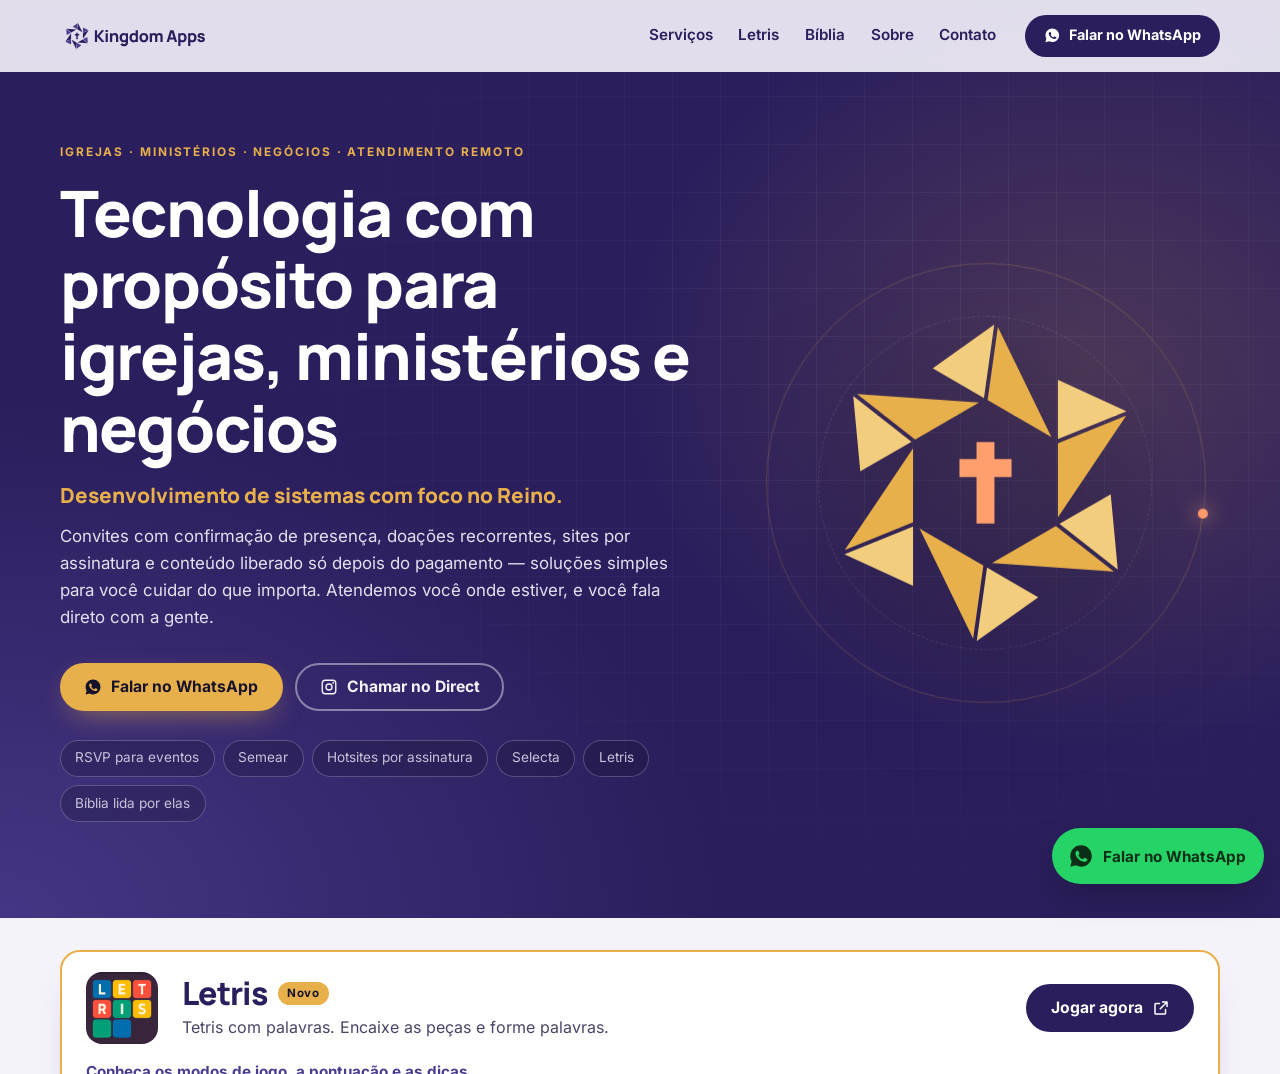
<file: v1/index.html>
<!DOCTYPE html><html lang="pt-BR"><head><meta charset="UTF-8"><meta name="robots" content="noindex"><link rel="canonical" href="https://kingdomapps.net/"><meta http-equiv="refresh" content="0; url=../"><title>Kingdom Apps</title><!-- Google tag (gtag.js) -->
<script async src="https://www.googletagmanager.com/gtag/js?id=G-NJ030BJ0Z8"></script>
<script>
  window.dataLayer = window.dataLayer || [];
  function gtag(){dataLayer.push(arguments);}
  gtag('js', new Date());
  gtag('config', 'G-NJ030BJ0Z8');
</script>
<script>/* Kingdomapps GA4 eventos CTA */(function(){try{var ev=function(n,p){try{if(typeof gtag==='function')gtag('event',n,p);}catch(e){}};document.addEventListener('click',function(e){var a=e.target&&e.target.closest?e.target.closest('a[href]'):null;if(!a)return;var h=a.href||'',p={link_url:h};if(a.dataset&&a.dataset.plan)p.plan=a.dataset.plan;if(/wa\.me|api\.whatsapp\.com|whatsapp:/i.test(h))ev('click_whatsapp',p);else if(/ifood/i.test(h))ev('click_ifood',p);else if(/99app|99food|\/\/(www\.)?99\.|food\.99/i.test(h))ev('click_99',p);},true);document.addEventListener('submit',function(e){var f=e.target;ev('generate_lead',{form_id:(f&&(f.id||f.getAttribute('name')))||'form',page_location:location.href});},true);}catch(e){}})();</script>
</head><body><a href="../">Kingdom Apps</a></body></html>
</file>
<file: assets/site.css>
@font-face{font-family:"Manrope";src:url(fonts/manrope-800.woff2) format("woff2");font-weight:800;font-display:swap}
@font-face{font-family:"Inter";src:url(fonts/inter-var.woff2) format("woff2");font-weight:400 700;font-display:swap}
:root{
  --indigo:#2B1E5C;--indigo-2:#4B3C8F;--ouro:#E8B04B;--ouro-2:#F3CD7E;--damasco:#FF9F6E;--nevoa:#F5F3FA;--lavanda:#C9C3DB;--noite:#16122B;
  --ink:#16122B;--muted:#4A4466;--line:#DEDAEA;--white:#fff;
  --r:20px;--wrap:1160px;--h:72px;
  --fh:"Manrope",system-ui,sans-serif;--fb:"Inter",system-ui,-apple-system,"Segoe UI",sans-serif;
}

*,*::before,*::after{box-sizing:border-box;margin:0;padding:0}
html{scroll-behavior:smooth;scroll-padding-top:calc(var(--h) + 12px)}
@media (prefers-reduced-motion:reduce){html{scroll-behavior:auto}*{animation:none!important;transition:none!important}}
body{font-family:var(--fb);font-size:1rem;line-height:1.6;color:var(--ink);background:var(--nevoa);-webkit-font-smoothing:antialiased;text-rendering:optimizeLegibility}
img,svg{display:block;max-width:100%}
a{color:inherit}
ul,ol{list-style:none}
h1,h2,h3{font-family:var(--fh);font-weight:800;line-height:1.12;letter-spacing:-.02em;color:var(--indigo)}
h2{font-size:clamp(1.85rem,4.4vw,2.8rem)}
h3{font-size:1.25rem}
h4{font:700 .75rem/1.3 var(--fb);letter-spacing:.14em;text-transform:uppercase;color:var(--indigo-2);margin-bottom:.6rem}
.wrap{width:min(100% - 2.5rem,var(--wrap));margin-inline:auto}
.skip{position:absolute;left:1rem;top:-100px;z-index:100;background:var(--ouro);color:var(--noite);padding:.6rem 1rem;border-radius:10px;font-weight:700}
.skip:focus{top:1rem}
:focus-visible{outline:3px solid var(--ouro);outline-offset:3px;border-radius:6px}
.ico{width:1.15em;height:1.15em;flex:none}

/* Botões */
.btn{display:inline-flex;align-items:center;justify-content:center;gap:.55rem;min-height:48px;padding:.8rem 1.4rem;border-radius:999px;font:700 .98rem/1 var(--fb);text-decoration:none;border:2px solid transparent;transition:transform .15s,box-shadow .2s,background .2s;white-space:nowrap}
.btn:hover{transform:translateY(-1px)}
.btn-gold{background:var(--ouro);color:var(--noite);box-shadow:0 10px 30px -12px rgba(232,176,75,.7)}
.btn-gold:hover{background:var(--ouro-2)}
.btn-indigo{background:var(--indigo);color:#fff}
.btn-indigo:hover{background:var(--indigo-2)}
.btn-outline-light{border-color:rgba(245,243,250,.45);color:var(--nevoa)}
.btn-outline-light:hover{border-color:var(--ouro);color:var(--ouro)}
.btn-sm{min-height:42px;padding:.6rem 1.05rem;font-size:.9rem}
.btn-lg{min-height:56px;padding:1rem 1.7rem;font-size:1.05rem}
.cta-row{display:flex;flex-wrap:wrap;gap:.8rem}

/* Header */
.site-header{position:fixed;inset:0 0 auto;z-index:50;height:var(--h);background:rgba(245,243,250,.9);backdrop-filter:saturate(1.4) blur(12px);-webkit-backdrop-filter:saturate(1.4) blur(12px);border-bottom:1px solid transparent;transition:border-color .2s,box-shadow .2s}
.scrolled .site-header{border-color:var(--line);box-shadow:0 8px 30px -20px rgba(22,18,43,.5)}
.header-inner{height:100%;display:flex;align-items:center;justify-content:space-between;gap:1rem}
.logo img{height:34px;width:auto}
.menu-btn{display:inline-flex;align-items:center;gap:.55rem;background:none;border:1.5px solid var(--line);border-radius:999px;padding:.55rem .95rem;font:600 .9rem var(--fb);color:var(--indigo);cursor:pointer}
.menu-bars,.menu-bars::before,.menu-bars::after{display:block;width:16px;height:2px;background:currentColor;border-radius:2px;position:relative;transition:.2s}
.menu-bars::before,.menu-bars::after{content:"";position:absolute;left:0}
.menu-bars::before{top:-5px}.menu-bars::after{top:5px}
.menu-open .menu-bars{background:transparent}
.menu-open .menu-bars::before{top:0;transform:rotate(45deg)}
.menu-open .menu-bars::after{top:0;transform:rotate(-45deg)}
.nav{position:fixed;inset:var(--h) 0 auto;background:var(--nevoa);border-bottom:1px solid var(--line);padding:1rem 1.25rem 1.5rem;display:none;flex-direction:column;gap:1rem;box-shadow:0 20px 40px -20px rgba(22,18,43,.4)}
.menu-open .nav{display:flex}
.nav ul{display:flex;flex-direction:column}
.nav ul a{display:block;padding:.85rem .25rem;font-weight:600;text-decoration:none;color:var(--indigo);border-bottom:1px solid var(--line)}
@media (min-width:880px){
  .menu-btn{display:none}
  .nav{position:static;display:flex;flex-direction:row;align-items:center;gap:1.8rem;padding:0;background:none;border:0;box-shadow:none}
  .nav ul{flex-direction:row;gap:1.6rem}
  .nav ul a{padding:.3rem 0;border:0;font-size:.95rem;position:relative}
  .nav ul a::after{content:"";position:absolute;left:0;right:100%;bottom:-2px;height:2px;background:var(--ouro);transition:right .2s}
  .nav ul a:hover::after{right:0}
}

/* Hero */
.hero{position:relative;overflow:hidden;background:radial-gradient(ellipse 60% 70% at 85% 40%,rgba(232,176,75,.18),transparent 60%),radial-gradient(ellipse 80% 80% at 0% 100%,rgba(75,60,143,.8),transparent 70%),var(--indigo);color:var(--nevoa);padding:calc(var(--h) + 3.2rem) 0 4.5rem}
.hero-grid{position:absolute;inset:0;background-image:linear-gradient(rgba(201,195,219,.07) 1px,transparent 1px),linear-gradient(90deg,rgba(201,195,219,.07) 1px,transparent 1px);background-size:48px 48px;mask-image:radial-gradient(ellipse 70% 80% at 70% 40%,#000 20%,transparent 75%);-webkit-mask-image:radial-gradient(ellipse 70% 80% at 70% 40%,#000 20%,transparent 75%)}
.hero-inner{position:relative;display:grid;gap:2.5rem;align-items:center}
.eyebrow{font:700 .74rem/1.4 var(--fb);letter-spacing:.16em;text-transform:uppercase;color:var(--indigo-2);margin-bottom:1rem}
.eyebrow-gold{color:var(--ouro)}
.hero h1{color:#fff;font-size:clamp(2.2rem,6.2vw,4rem);max-width:15ch}
.hero-bio{margin-top:1.1rem;font:800 clamp(1.05rem,2.2vw,1.3rem)/1.35 var(--fh);color:var(--ouro)}
.hero-sub{margin:.9rem 0 2rem;max-width:56ch;color:#E4E0F0;font-size:1.05rem}
.hero-chips{display:flex;flex-wrap:wrap;gap:.5rem;margin-top:1.8rem}
.hero-chips a{display:inline-block;padding:.42rem .9rem;border:1px solid rgba(201,195,219,.3);border-radius:999px;font-size:.85rem;color:var(--lavanda);text-decoration:none;background:rgba(22,18,43,.25)}
.hero-chips a:hover{border-color:var(--ouro);color:var(--ouro)}
.hero-mark{position:relative;justify-self:center;width:min(78vw,440px);aspect-ratio:1;display:grid;place-items:center}
.hero-mark img{width:78%;height:auto;filter:drop-shadow(0 30px 60px rgba(22,18,43,.55));animation:float 9s ease-in-out infinite}
.orbit{position:absolute;inset:0;border-radius:50%;border:1px solid rgba(232,176,75,.22)}
.orbit.o2{inset:12%;border-style:dashed;border-color:rgba(201,195,219,.18);animation:spin 60s linear infinite}
.orbit.o1::after{content:"";position:absolute;top:50%;right:-5px;width:10px;height:10px;border-radius:50%;background:var(--damasco);box-shadow:0 0 18px var(--damasco)}
.orbit.o1{animation:spin 24s linear infinite}
@keyframes spin{to{transform:rotate(360deg)}}
@keyframes float{50%{transform:translateY(-10px)}}
@media (min-width:960px){.hero{padding:calc(var(--h) + 4.5rem) 0 6rem}.hero-inner{grid-template-columns:1.25fr .9fr}}

/* Seções */
.section{padding:clamp(4rem,9vw,6.5rem) 0}
.section-head{max-width:640px;margin-bottom:2.5rem}
.section-head p{margin-top:.8rem;color:var(--muted);font-size:1.08rem}
.about{background:#fff;border-bottom:1px solid var(--line)}
.about-inner{display:grid;gap:1.5rem}
.eyebrow-h{font:700 .78rem/1.4 var(--fb);letter-spacing:.16em;text-transform:uppercase;color:var(--indigo-2)}
.about-highlight{margin-top:.8rem;font:800 clamp(1.7rem,4vw,2.5rem)/1.15 var(--fh);color:var(--indigo);letter-spacing:-.02em}
.about-highlight::after{content:"";display:block;width:56px;height:4px;border-radius:4px;background:var(--ouro);margin-top:1.1rem}
.about-text{font-size:1.12rem;color:var(--muted);align-self:end}
@media (min-width:880px){.about-inner{grid-template-columns:1fr 1.1fr;gap:4rem}}

/* Serviços */
.svc-index{display:grid;gap:.75rem;margin-bottom:2.5rem}
.svc-index a{display:flex;gap:.9rem;align-items:center;padding:1rem 1.1rem;background:#fff;border:1px solid var(--line);border-radius:16px;text-decoration:none;transition:border-color .2s,transform .2s}
.svc-index a:hover{border-color:var(--indigo-2);transform:translateY(-2px)}
.svc-index strong{display:block;font:800 1rem/1.25 var(--fh);color:var(--indigo)}
.svc-index small{color:var(--muted);font-size:.88rem}
.svc-index-ico,.svc-ico,.aud-ico{flex:none;display:grid;place-items:center;width:44px;height:44px;border-radius:12px;background:var(--indigo);color:var(--ouro)}
.svc-index-ico svg,.svc-ico svg,.aud-ico svg{width:24px;height:24px}
@media (min-width:640px){.svc-index{grid-template-columns:repeat(2,1fr)}}
@media (min-width:1100px){.svc-index{grid-template-columns:repeat(3,1fr)}}
.svc-list{display:grid;gap:1.5rem;align-items:stretch}
.svc{display:grid;gap:1.8rem;background:#fff;border:1px solid var(--line);border-radius:var(--r);padding:clamp(1.5rem,4vw,2.5rem);scroll-margin-top:calc(var(--h) + 16px)}
.svc-meta{display:flex;align-items:center;justify-content:space-between;margin-bottom:1.2rem}
.svc-num{font:800 2.6rem/1 var(--fh);color:transparent;-webkit-text-stroke:1.5px var(--lavanda)}
.svc h3{font-size:clamp(1.5rem,3vw,1.9rem)}
.svc-sub{margin-top:.5rem;color:var(--muted);font-weight:600;display:flex;flex-wrap:wrap;gap:.5rem;align-items:center}
.tag{display:inline-block;padding:.22rem .65rem;border-radius:999px;font:700 .72rem/1.3 var(--fb);letter-spacing:.06em;text-transform:uppercase;background:rgba(232,176,75,.2);color:var(--indigo)}
.tag-light{background:var(--nevoa);border:1px solid var(--line);color:var(--indigo)}
.svc-resumo{margin:1rem 0 1.5rem;font-size:1.08rem;color:var(--ink)}
.svc-body{display:grid;gap:1.3rem}
.svc-block p,.svc-block li{color:var(--muted);font-size:.97rem}
.svc-problem{padding:1.1rem 1.2rem;border-left:3px solid var(--ouro);background:var(--nevoa);border-radius:0 12px 12px 0}
.ticks li{position:relative;padding-left:1.6rem;margin-bottom:.45rem}
.ticks li::before{content:"";position:absolute;left:0;top:.5em;width:.75rem;height:.4rem;border-left:2px solid var(--indigo-2);border-bottom:2px solid var(--indigo-2);transform:rotate(-45deg)}
.ticks-gold li::before{border-color:#B07A12}
.mini-steps{counter-reset:s}
.mini-steps li{counter-increment:s;position:relative;padding-left:2.1rem;margin-bottom:.55rem}
.mini-steps li::before{content:counter(s);position:absolute;left:0;top:.05rem;width:1.45rem;height:1.45rem;border-radius:50%;background:var(--indigo);color:var(--ouro);font:800 .75rem/1.45rem var(--fh);text-align:center}
.svc-feature{background:linear-gradient(150deg,var(--indigo) 0%,#22184A 100%);border-color:var(--indigo);color:var(--nevoa)}
.svc-feature h3{color:#fff}
.svc-feature h4{color:var(--ouro)}
.svc-feature .svc-sub,.svc-feature .svc-block p,.svc-feature .svc-block li{color:#DDD8EC}
.svc-feature .svc-resumo{color:#fff}
.svc-feature .tag{background:var(--ouro);color:var(--noite)}
.svc-feature .svc-problem{background:rgba(22,18,43,.35)}
.svc-feature .svc-ico{background:var(--ouro);color:var(--indigo)}
.svc-feature .svc-num{-webkit-text-stroke-color:rgba(232,176,75,.55)}
.svc-feature .ticks li::before{border-color:var(--ouro)}
.svc-feature .mini-steps li::before{background:var(--ouro);color:var(--noite)}
@media (min-width:720px){
  .svc-list{grid-template-columns:repeat(2,1fr);gap:1.5rem}
  .svc{align-content:start}
}


/* Para quem */
.audience{background:#fff;border-top:1px solid var(--line);border-bottom:1px solid var(--line)}
.aud-grid{display:grid;gap:1rem}
.aud{padding:1.6rem;border:1px solid var(--line);border-radius:var(--r);background:var(--nevoa);display:flex;flex-direction:column;gap:.75rem}
.aud p{color:var(--muted)}
.aud-tags{display:flex;flex-wrap:wrap;gap:.45rem;margin-top:auto;padding-top:.4rem}
.aud-tags a{padding:.32rem .8rem;border-radius:999px;background:#fff;border:1px solid var(--line);font-size:.85rem;font-weight:600;color:var(--indigo);text-decoration:none}
.aud-tags a:hover{border-color:var(--indigo)}
@media (min-width:880px){.aud-grid{grid-template-columns:repeat(3,1fr);gap:1.4rem}}

/* Como funciona */
.steps{background:radial-gradient(ellipse 60% 80% at 100% 0%,rgba(232,176,75,.12),transparent 60%),var(--indigo);color:var(--nevoa)}
.steps h2{color:#fff}
.steps-inner{display:grid;gap:2.5rem}
.steps-highlight{margin:.8rem 0;font:800 1.25rem/1.3 var(--fh);color:var(--ouro)}
.steps-intro>p:not(.steps-highlight){color:#DDD8EC;margin-bottom:1.6rem;max-width:48ch}
.step-list{display:grid;gap:1rem;counter-reset:none}
.step-list li{display:flex;gap:1.1rem;align-items:flex-start;padding:1.4rem;border-radius:var(--r);background:rgba(22,18,43,.35);border:1px solid rgba(201,195,219,.16)}
.step-n{flex:none;display:grid;place-items:center;width:48px;height:48px;border-radius:14px;background:var(--ouro);color:var(--noite);font:800 1.3rem var(--fh)}
.step-list h3{color:#fff;margin-bottom:.3rem}
.step-list p{color:#DDD8EC}
@media (min-width:960px){.steps-inner{grid-template-columns:.9fr 1.1fr;gap:4rem;align-items:center}}

/* FAQ */
.faq-inner{display:grid;gap:2rem}
.qa-list{display:grid;gap:.75rem}
.qa{background:#fff;border:1px solid var(--line);border-radius:16px}
.qa summary{list-style:none;cursor:pointer;padding:1.1rem 3rem 1.1rem 1.25rem;font-weight:700;color:var(--indigo);position:relative}
.qa summary::-webkit-details-marker{display:none}
.qa summary::after{content:"+";position:absolute;right:1.2rem;top:50%;transform:translateY(-50%);font:800 1.4rem var(--fh);color:var(--indigo-2)}
.qa[open] summary::after{content:"–"}
.qa p{padding:0 1.25rem 1.2rem;color:var(--muted)}
@media (min-width:880px){.faq-inner{grid-template-columns:.7fr 1.3fr;gap:4rem}}

/* Versículo (opcional) */
.verse{padding:3.5rem 0;background:var(--nevoa);border-top:1px solid var(--line)}
.verse-inner{display:flex;flex-direction:column;align-items:center;text-align:center;gap:1rem}
.verse blockquote p{font:800 clamp(1.2rem,2.6vw,1.6rem)/1.4 var(--fh);color:var(--indigo);max-width:34ch}
.verse cite{font-style:normal;color:var(--muted);font-size:.9rem}

/* CTA final */
.final{background:radial-gradient(ellipse 50% 70% at 0% 0%,rgba(75,60,143,.6),transparent 70%),var(--noite);color:var(--nevoa);padding:clamp(4rem,9vw,6.5rem) 0}
.final h2{color:#fff;font-size:clamp(2.2rem,5.5vw,3.6rem)}
.final-inner{display:grid;gap:2.5rem}
.final-main>p{margin:1rem 0 2rem;color:#DDD8EC;font-size:1.1rem;max-width:52ch}
.direct-fallback{margin-top:1rem;font-size:.9rem;color:var(--lavanda)}
.direct-fallback a{color:var(--ouro)}
.contact-list{display:grid;gap:.2rem;border-top:1px solid rgba(201,195,219,.2)}
.contact-list li{display:flex;justify-content:space-between;gap:1rem;padding:1rem 0;border-bottom:1px solid rgba(201,195,219,.2)}
.c-label{font:700 .75rem/1.6 var(--fb);letter-spacing:.14em;text-transform:uppercase;color:var(--lavanda)}
.contact-list a{color:var(--ouro);font-weight:700;text-decoration:none}
.contact-list a:hover{text-decoration:underline}
@media (min-width:960px){.final-inner{grid-template-columns:1.3fr .8fr;gap:5rem;align-items:end}}

/* Rodapé */
.site-footer{background:var(--noite);color:var(--lavanda);border-top:1px solid rgba(201,195,219,.14);padding:3rem 0 6.5rem;font-size:.92rem}
.footer-inner{display:grid;gap:1.5rem}
.footer-brand img{height:32px;width:auto;margin-bottom:.8rem}
.footer-links{display:flex;flex-wrap:wrap;gap:1.2rem}
.footer-links a{color:var(--nevoa);text-decoration:none;font-weight:600}
.footer-links a:hover{color:var(--ouro)}
.footer-bottom{display:flex;flex-wrap:wrap;justify-content:space-between;gap:1rem;padding-top:1.5rem;border-top:1px solid rgba(201,195,219,.14)}
.to-top{color:var(--ouro)}
@media (min-width:880px){.footer-inner{grid-template-columns:1.3fr 1fr 1fr 1fr}.footer-bottom{grid-column:1/-1}.site-footer{padding-bottom:3rem}}
.footer-h{font:700 .74rem/1.4 var(--fb);letter-spacing:.14em;text-transform:uppercase;color:var(--lavanda);margin-bottom:.8rem}
.footer-col ul{display:grid;gap:.5rem}
.footer-col a{color:var(--nevoa);text-decoration:none;font-weight:600}
.footer-col a:hover{color:var(--ouro)}

/* WhatsApp flutuante */
.wa-float{position:fixed;right:16px;bottom:16px;z-index:60;display:inline-flex;align-items:center;gap:.55rem;height:56px;padding:0 1.15rem 0 1rem;border-radius:999px;background:#25D366;color:#0B2E17;font:700 .95rem var(--fb);text-decoration:none;box-shadow:0 14px 34px -10px rgba(22,18,43,.55);transition:transform .15s}
.wa-float .ico{width:26px;height:26px}
.wa-float:hover{transform:translateY(-2px) scale(1.02)}
@media (max-width:520px){.wa-float{width:58px;height:58px;padding:0;justify-content:center}.wa-float span{position:absolute;width:1px;height:1px;overflow:hidden;clip:rect(0 0 0 0)}}
.menu-open .wa-float{display:none}

/* Selecta: dois CTAs */
.svc-ctas{display:flex;flex-wrap:wrap;gap:.6rem}
.btn-outline{border-color:var(--indigo);color:var(--indigo);background:transparent}
.btn-outline:hover{background:var(--indigo);color:#fff}
.btn-outline .ico{width:1em;height:1em}
.interim-tag{background:#FFE7D9;color:#6A2A00}

/* Selecta: contratação pelo WhatsApp */
.svc-contratacao{margin-top:1rem;padding-top:1rem;border-top:1px dashed var(--line);display:flex;flex-wrap:wrap;align-items:center;gap:.6rem 1rem;font-size:.92rem;color:var(--muted);font-weight:600}
.btn-wa-soft{background:#E7F8EE;color:#0B5A2A;border-color:#BDEBCF}
.btn-wa-soft:hover{background:#D3F3E0}

/* Letris — destaque logo após o hero */
.letris-destaque{background:var(--nevoa);padding:2rem 0 .5rem}
.letris-card{display:flex;flex-wrap:wrap;align-items:center;gap:1rem 1.5rem;background:#fff;border:2px solid var(--ouro);border-radius:20px;padding:1.25rem 1.5rem;box-shadow:0 18px 40px -24px rgba(43,30,92,.45)}
.letris-logo{flex:none;width:72px;height:72px;border-radius:16px}
.letris-txt{flex:1 1 240px}
.letris-txt h2{display:flex;align-items:center;gap:.6rem;font-size:clamp(1.5rem,3vw,2rem);margin:0 0 .2rem}
.letris-txt p{margin:0;color:var(--muted)}
.letris-badge{display:inline-block;font:800 .72rem/1 var(--fb);letter-spacing:.04em;background:var(--ouro);color:var(--noite);padding:.38rem .6rem;border-radius:999px}
@media (max-width:560px){.letris-card .btn{width:100%;justify-content:center}}
.svc-ico-img{background:none;padding:0;overflow:hidden}.svc-ico-img img{width:100%;height:100%;border-radius:12px;display:block}

/* Link "Conheça" nos cards da home */
.svc-more{display:inline-flex;align-items:center;gap:.35rem;margin-top:1rem;font-weight:700;color:var(--indigo-2);text-decoration:none;border-bottom:2px solid var(--ouro)}
.svc-more:hover{color:var(--indigo)}
.svc-feature .svc-more{color:var(--ouro-2)}
.about-more{display:inline-block;margin-top:1rem;font-weight:700;color:var(--indigo-2)}
.letris-more{flex-basis:100%;margin:0;font-size:.95rem}
.letris-more a{color:var(--indigo-2);font-weight:700}

/* Páginas internas */
.page-hero{position:relative;overflow:hidden;background:radial-gradient(ellipse 60% 70% at 85% 30%,rgba(232,176,75,.16),transparent 60%),radial-gradient(ellipse 80% 80% at 0% 100%,rgba(75,60,143,.8),transparent 70%),var(--indigo);color:var(--nevoa);padding:calc(var(--h) + 2.6rem) 0 3.2rem}
.page-hero .wrap{position:relative}
.page-hero h1{color:#fff;font-size:clamp(2rem,5.4vw,3.3rem);max-width:22ch}
.page-hero .lead{margin:1rem 0 1.8rem;max-width:62ch;color:#E4E0F0;font-size:1.1rem}
.crumbs{font-size:.85rem;color:var(--lavanda);margin-bottom:1.1rem}
.crumbs ol{display:flex;flex-wrap:wrap;gap:.4rem}
.crumbs li+li::before{content:"/";margin-right:.4rem;opacity:.6}
.crumbs a{color:var(--ouro);text-decoration:none}
.crumbs a:hover{text-decoration:underline}
.page-body{padding:clamp(2.5rem,6vw,4rem) 0}
.page-grid{display:grid;gap:1.5rem;align-items:start}
@media (min-width:1000px){.page-grid{grid-template-columns:minmax(0,1fr) 300px;gap:2rem}}
.prose{min-width:0;background:#fff;border:1px solid var(--line);border-radius:var(--r);padding:clamp(1.4rem,4vw,3rem)}
.prose h2{font-size:clamp(1.4rem,3vw,1.85rem);margin:2.4rem 0 .8rem}
.prose>h2:first-child,.prose>section:first-child>h2{margin-top:0}
.prose h3{margin:1.6rem 0 .5rem}
.prose p,.prose li,.prose dd{color:var(--muted);font-size:1.03rem}
.prose p+p{margin-top:.9rem}
.prose ul,.prose ol{margin:.7rem 0 1rem;padding-left:1.3rem;list-style:disc}
.prose ol{list-style:decimal}
.prose li{margin-bottom:.45rem}
.prose li::marker{color:var(--indigo-2)}
.prose strong{color:var(--ink)}
.prose a{color:var(--indigo-2);font-weight:600}
.prose .btn{color:#fff}
.prose .btn-gold{color:var(--noite)}
.prose .btn-outline{color:var(--indigo)}
.prose .btn-outline:hover{color:#fff}
.prose .cta-row{margin-top:1.6rem}
.prose .qa-list{margin-top:1rem}
.prose .qa{background:var(--nevoa)}
.prose .qa p{font-size:.98rem}
.prose table{width:100%;border-collapse:collapse;margin:1rem 0;font-size:.97rem}
.prose th,.prose td{text-align:left;padding:.6rem .7rem;border-bottom:1px solid var(--line);color:var(--muted)}
.prose th{color:var(--indigo);font-weight:700}
.prose .updated{font-size:.9rem;color:var(--muted);margin-bottom:1.5rem}
.note{margin-top:1.4rem;padding:1rem 1.2rem;border-left:3px solid var(--ouro);background:var(--nevoa);border-radius:0 12px 12px 0}
.aside{background:#fff;border:1px solid var(--line);border-radius:var(--r);padding:1.5rem}
@media (min-width:1000px){.aside{position:sticky;top:calc(var(--h) + 1rem)}}
.aside h2{font:700 .78rem/1.4 var(--fb);letter-spacing:.14em;text-transform:uppercase;color:var(--indigo-2);margin-bottom:.9rem}
.aside ul{display:grid;gap:.35rem}
.aside a{display:block;padding:.55rem .7rem;border-radius:10px;text-decoration:none;color:var(--indigo);font-weight:600}
.aside a:hover{background:var(--nevoa)}
.aside a[aria-current]{background:var(--indigo);color:#fff}
.aside small{display:block;font-weight:400;color:var(--muted);font-size:.85rem}
.aside a[aria-current] small{color:var(--lavanda)}
.aside .btn{width:100%;margin-top:1rem;color:var(--noite)}
.contact-cards{display:grid;gap:1rem;margin:1.2rem 0}
@media (min-width:640px){.contact-cards{grid-template-columns:1fr 1fr}}
.contact-card{padding:1.3rem;border:1px solid var(--line);border-radius:16px;background:var(--nevoa)}
.contact-card h3{margin:0 0 .4rem}
.contact-card p{font-size:.97rem}
.contact-card .btn{margin-top:1rem}
.page-grid-single{grid-template-columns:minmax(0,880px)!important}
</file>
